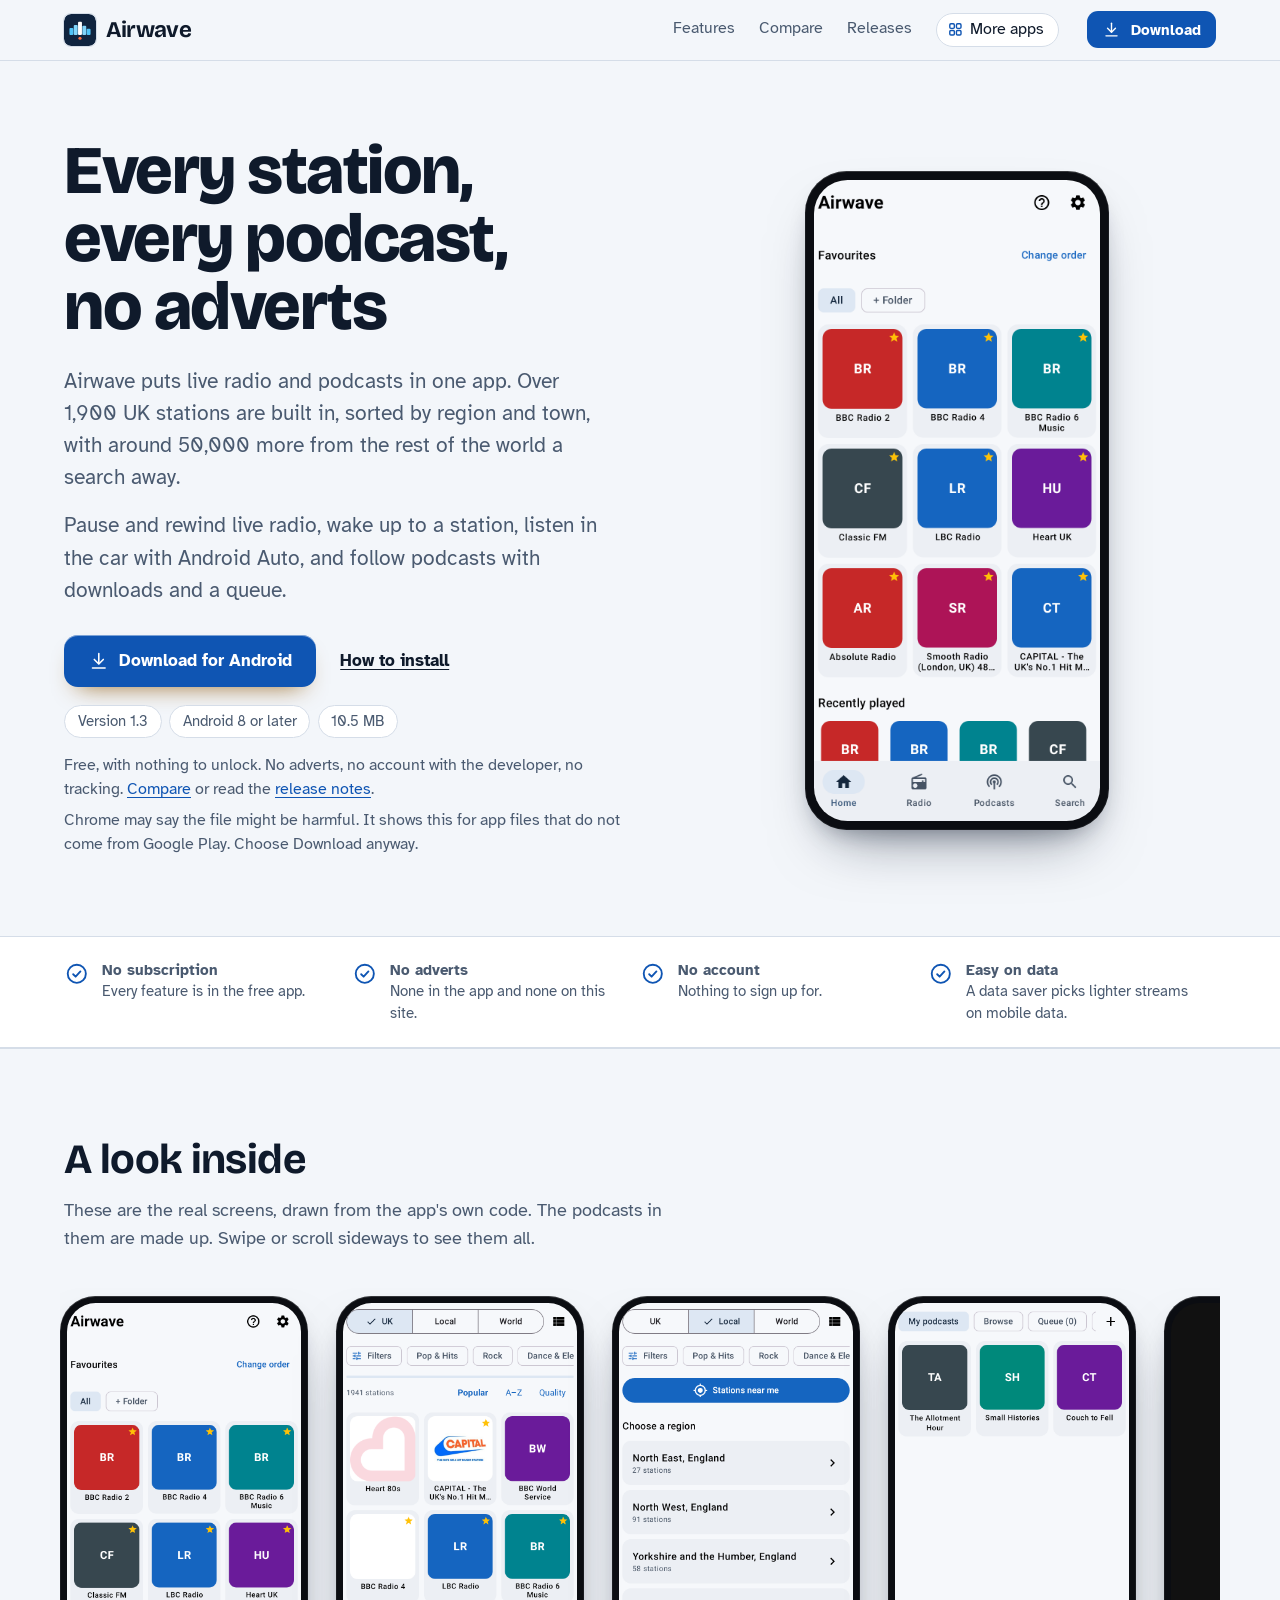
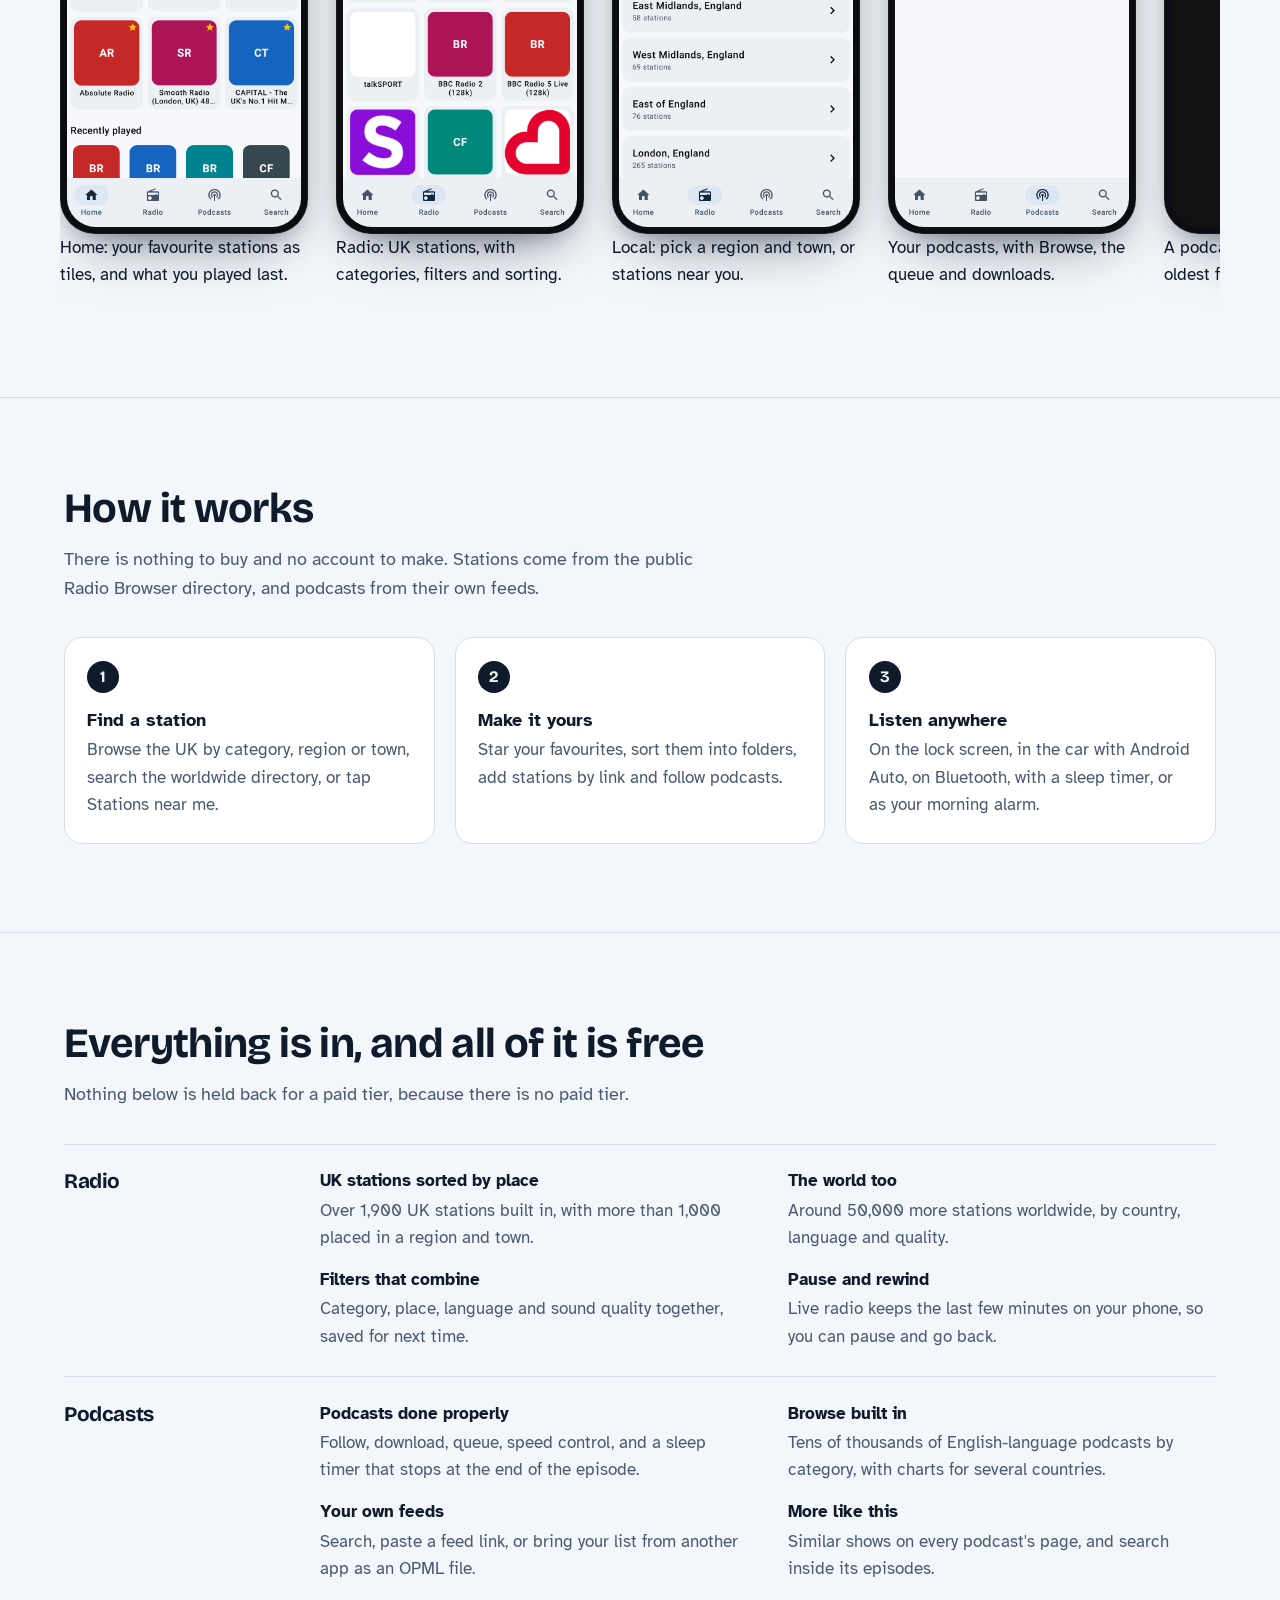
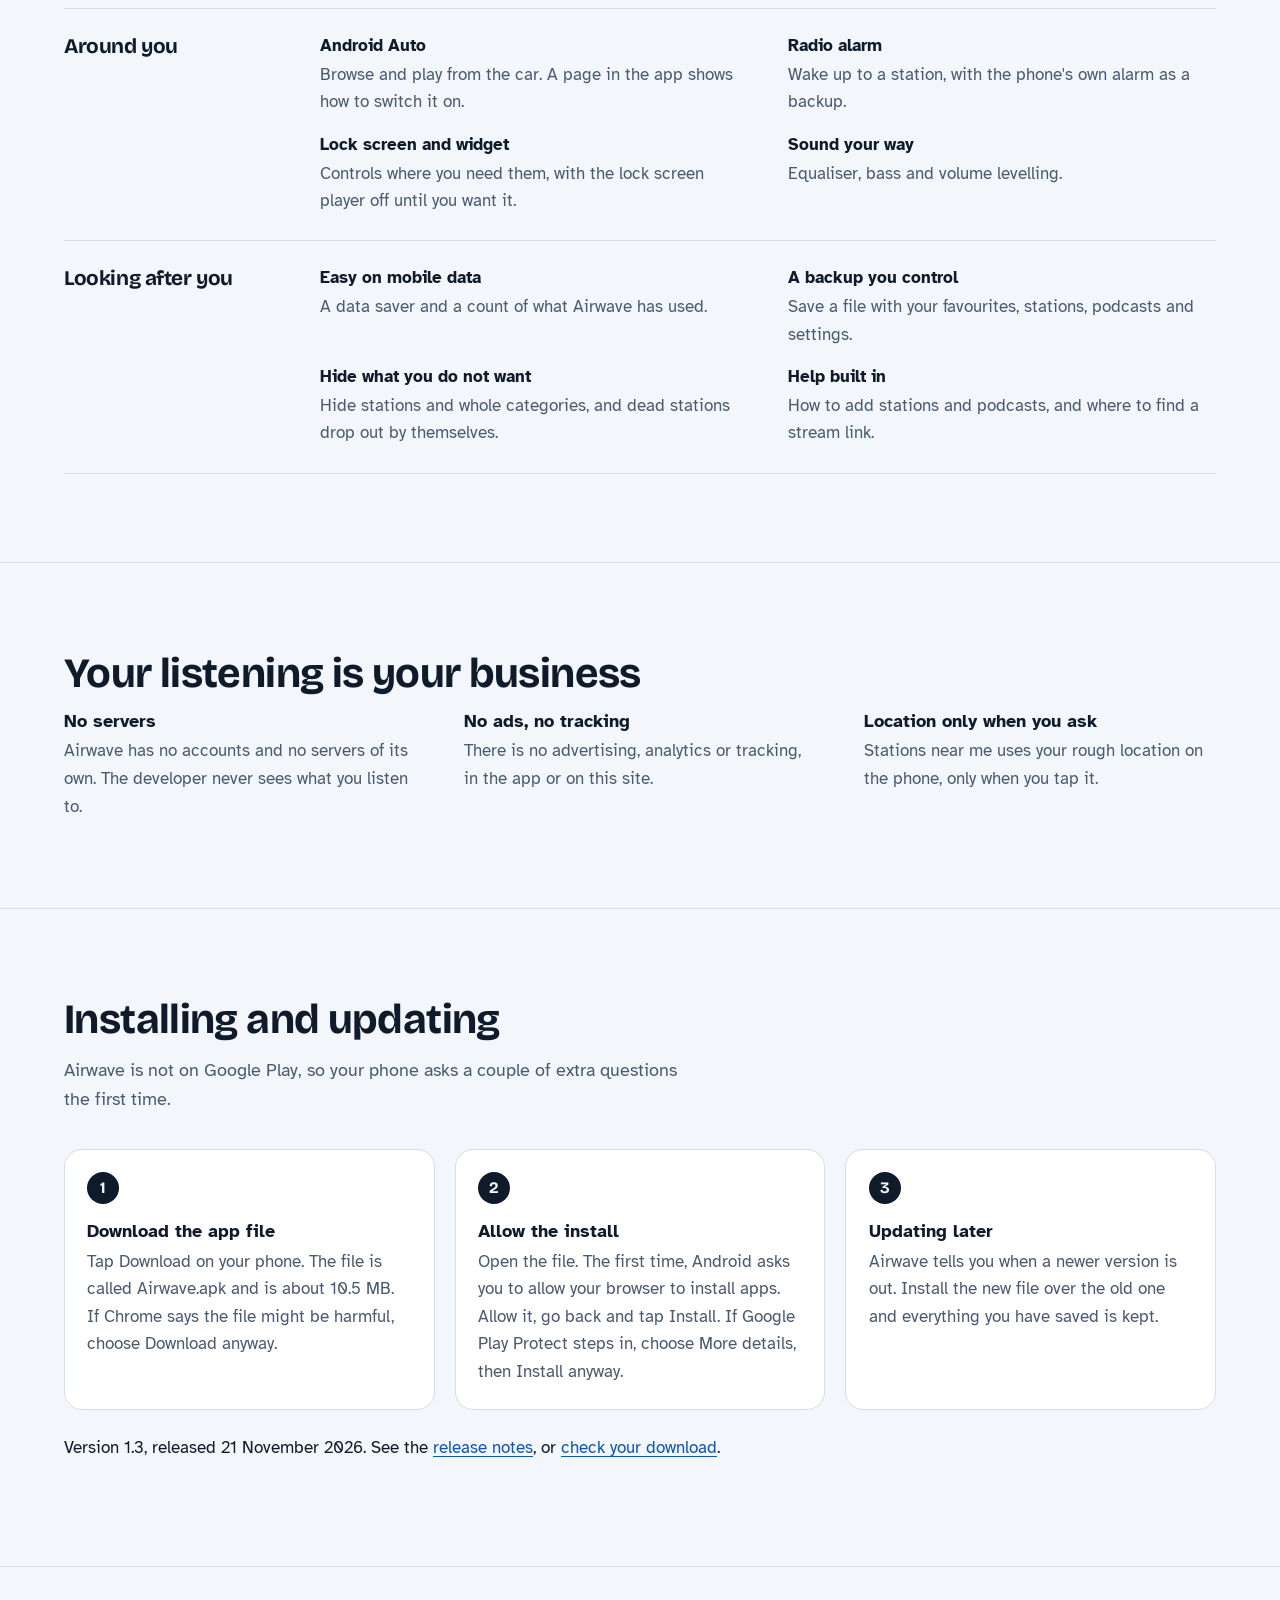
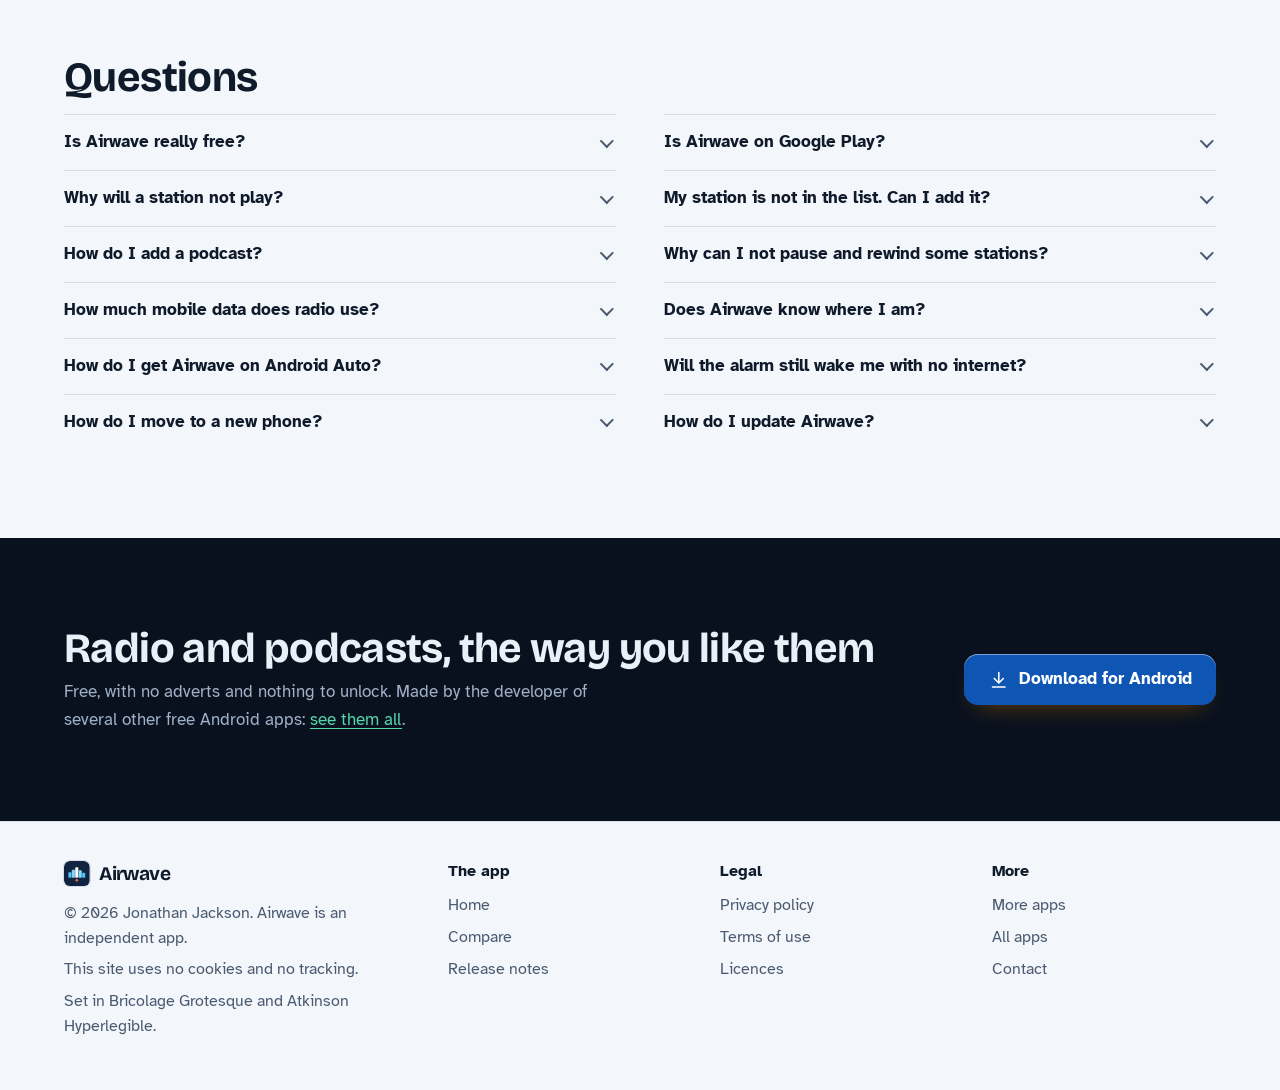
<file: index.html>
<!DOCTYPE html>
<html lang="en-GB">
<head>
<meta charset="utf-8">
<meta name="viewport" content="width=device-width, initial-scale=1">
<title>Airwave: free live radio and podcasts for Android, with no adverts</title>
<meta name="description" content="Airwave is a free Android app for live radio and podcasts: UK stations sorted by place, 50,000 more worldwide, pause and rewind, a radio alarm, Android Auto and podcasts done properly. No adverts, no account.">
<meta name="author" content="Jonathan Jackson">
<link rel="canonical" href="https://customgpter.github.io/airwave/">
<meta name="theme-color" content="#f3f6fa" media="(prefers-color-scheme: light)">
<meta name="theme-color" content="#0a0f16" media="(prefers-color-scheme: dark)">
<meta property="og:type" content="website">
<meta property="og:site_name" content="Airwave">
<meta property="og:title" content="Airwave: free live radio and podcasts for Android, with no adverts">
<meta property="og:description" content="Airwave is a free Android app for live radio and podcasts: UK stations sorted by place, 50,000 more worldwide, pause and rewind, a radio alarm, Android Auto and podcasts done properly. No adverts, no account.">
<meta property="og:url" content="https://customgpter.github.io/airwave/">
<meta property="og:image" content="https://customgpter.github.io/airwave/assets/og.png">
<meta property="og:image:width" content="1200">
<meta property="og:image:height" content="630">
<meta property="og:image:alt" content="Airwave&#x27;s Home tab with favourite UK radio stations as tiles">
<meta property="og:locale" content="en_GB">
<meta name="twitter:card" content="summary_large_image">
<link rel="icon" href="./assets/favicon.svg" type="image/svg+xml">
<link rel="apple-touch-icon" href="./assets/apple-touch-icon.png">
<link rel="preload" href="./assets/fonts/bricolage-grotesque-latin.woff2" as="font" type="font/woff2" crossorigin>
<link rel="preload" href="./assets/fonts/atkinson-hyperlegible-latin-400-normal.woff2" as="font" type="font/woff2" crossorigin>
<link rel="stylesheet" href="./assets/site.css?v=1">
<link rel="stylesheet" href="./assets/house.css?v=1">
<link rel="stylesheet" href="./assets/apps-list.css?v=1">
<script src="./assets/apps-list.js?v=1" defer></script>
<script type="application/ld+json">{"@context":"https://schema.org","@type":"SoftwareApplication","name":"Airwave","url":"https://customgpter.github.io/airwave/","description":"Airwave is a free Android app for live radio and podcasts: UK stations sorted by place, 50,000 more worldwide, pause and rewind, a radio alarm, Android Auto and podcasts done properly. No adverts, no account.","applicationCategory":"MultimediaApplication","operatingSystem":"Android 8 or later","softwareVersion":"1.3","downloadUrl":"https://github.com/CustomGPTer/airwave/releases/latest/download/Airwave.apk","releaseNotes":"https://customgpter.github.io/airwave/releases.html","offers":{"@type":"Offer","price":"0","priceCurrency":"GBP"},"inLanguage":"en-GB","image":"https://customgpter.github.io/airwave/assets/og.png","featureList":["UK stations sorted by place","The world too","Filters that combine","Pause and rewind","Podcasts done properly","Browse built in","Your own feeds","More like this","Android Auto","Radio alarm","Lock screen and widget","Sound your way"],"author":{"@type":"Person","name":"Jonathan Jackson"}}</script>
<script type="application/ld+json">{"@context":"https://schema.org","@type":"FAQPage","mainEntity":[{"@type":"Question","name":"Is Airwave really free?","acceptedAnswer":{"@type":"Answer","text":"Yes. There is no paid version, no subscription and no adverts in the app, and nothing in it is locked away. Stations may still play their own adverts, as they do on any radio."}},{"@type":"Question","name":"Is Airwave on Google Play?","acceptedAnswer":{"@type":"Answer","text":"No. Airwave is a personal project and is downloaded from this site as an Android app file. It needs Android 8 or later."}},{"@type":"Question","name":"Why will a station not play?","acceptedAnswer":{"@type":"Answer","text":"A few stations only allow listening in their own app or their own country, and some change their stream address without telling anyone. Check your internet first, then try again in a minute. If a station fails twice, Airwave takes it out of your lists, and you can bring it back under Settings, Hidden stations and categories. If you know the station's new stream link, add it under Settings, My stations."}},{"@type":"Question","name":"My station is not in the list. Can I add it?","acceptedAnswer":{"@type":"Answer","text":"Yes. First try Search, which looks through the whole worldwide directory and not only the built-in list. If it is not there, go to Settings, My stations, Add a station, paste the station's stream link, tap Check and play, then Save. You can also share a link to Airwave from your browser. The Help page in the app explains where to find a stream link."}},{"@type":"Question","name":"How do I add a podcast?","acceptedAnswer":{"@type":"Answer","text":"On the Podcasts tab tap +. Type the podcast's name to search, paste its feed link, or import a list of subscriptions exported from another podcast app as an OPML file."}},{"@type":"Question","name":"Why can I not pause and rewind some stations?","acceptedAnswer":{"@type":"Answer","text":"Pause and rewind works by keeping the last few minutes of the station on your phone. Some stations, including some BBC streams, send their sound in a format called HLS that cannot be kept this way. They still play, and the player tells you when rewind is not possible."}},{"@type":"Question","name":"How much mobile data does radio use?","acceptedAnswer":{"@type":"Answer","text":"Roughly 30 MB an hour at 64k, 60 MB an hour at 128k and 140 MB an hour at 320k. Data saver in Settings picks a lower-quality version of a station on mobile data where one exists, and Settings shows how much data Airwave has used."}},{"@type":"Question","name":"Does Airwave know where I am?","acceptedAnswer":{"@type":"Answer","text":"Only if you tap Stations near me, and Android asks your permission first. Your rough location is used on the phone to sort stations by distance. It is not stored and is not sent anywhere. You can pick a region by hand instead."}},{"@type":"Question","name":"How do I get Airwave on Android Auto?","acceptedAnswer":{"@type":"Answer","text":"Android Auto hides apps that were not installed from Google Play until you allow them. On the phone open Android Auto's settings, scroll to the bottom, tap Version ten times to switch on developer settings, then open the menu, choose Developer settings and tick Unknown sources."}},{"@type":"Question","name":"Will the alarm still wake me with no internet?","acceptedAnswer":{"@type":"Answer","text":"Yes. If the station cannot be reached when the alarm is due, the phone's own alarm sound plays instead after about 30 seconds. For the alarm to be reliable, do not force stop Airwave, and set its battery use to Unrestricted in the phone's settings."}},{"@type":"Question","name":"How do I move to a new phone?","acceptedAnswer":{"@type":"Answer","text":"In Settings choose Save a backup file. It holds your favourites, folders, own stations, podcasts, saved filters, alarm and settings. Copy the file to the new phone, install Airwave and choose Restore from a file. Downloaded episodes are not in the backup."}},{"@type":"Question","name":"How do I update Airwave?","acceptedAnswer":{"@type":"Answer","text":"Airwave looks at its download page about twice a day and shows a notice on the Home tab and in Settings when a newer version is there. Download it and install it over the one you have. Your favourites, stations and podcasts are kept."}}]}</script>
</head>
<body>
<a class="skip" href="#main">Skip to content</a>
<header class="masthead">
<div class="wrap">
<a class="brand" href="./" aria-label="Airwave home"><svg viewBox="0 0 108 108" aria-hidden="true"><rect width="108" height="108" rx="24" fill="#10243f"/><g transform="translate(54 54) scale(1.32) translate(-56 -55)"><rect x="29" y="50" width="10" height="18" rx="2.5" fill="#4fc3f7"/><rect x="40" y="42" width="10" height="26" rx="2.5" fill="#81d4fa"/><rect x="51" y="34" width="10" height="34" rx="2.5" fill="#fff"/><rect x="62" y="44" width="10" height="24" rx="2.5" fill="#81d4fa"/><rect x="73" y="52" width="10" height="16" rx="2.5" fill="#4fc3f7"/><circle cx="56" cy="76" r="4" fill="#ff7043"/></g></svg><span>Airwave</span></a>
<nav aria-label="Main"><ul><li><a href="./#features">Features</a></li><li><a href="./compare.html">Compare</a></li><li><a href="./releases.html">Releases</a></li><li><a class="more-apps" href="./more-apps.html"><svg class="ico" viewBox="0 0 24 24" aria-hidden="true"><rect x="4" y="4" width="6.5" height="6.5" rx="1.6"/><rect x="13.5" y="4" width="6.5" height="6.5" rx="1.6"/><rect x="4" y="13.5" width="6.5" height="6.5" rx="1.6"/><rect x="13.5" y="13.5" width="6.5" height="6.5" rx="1.6"/></svg>More apps</a></li></ul></nav>
<a class="button small" href="https://github.com/CustomGPTer/airwave/releases/latest/download/Airwave.apk"><svg class="ico" viewBox="0 0 24 24" aria-hidden="true"><path d="M12 4v11"/><path d="M7 10.5l5 5 5-5"/><path d="M5 20h14"/></svg>Download</a>
</div>
</header>
<main id="main">
<div class="hero">
<div class="wrap hero-grid">
<div class="hero-copy">
<h1>Every station, every podcast, no adverts</h1>
<p class="lede">Airwave puts live radio and podcasts in one app. Over 1,900 UK stations are built in, sorted by region and town, with around 50,000 more from the rest of the world a search away.</p><p class="lede">Pause and rewind live radio, wake up to a station, listen in the car with Android Auto, and follow podcasts with downloads and a queue.</p>

<p class="get" id="download"><a class="button" href="https://github.com/CustomGPTer/airwave/releases/latest/download/Airwave.apk"><svg class="ico" viewBox="0 0 24 24" aria-hidden="true"><path d="M12 4v11"/><path d="M7 10.5l5 5 5-5"/><path d="M5 20h14"/></svg>Download for Android</a><a class="aside" href="#install">How to install</a></p>
<ul class="pills"><li>Version 1.3</li><li>Android 8 or later</li><li>10.5 MB</li></ul>
<p class="facts">Free, with nothing to unlock. No adverts, no account with the developer, no tracking. <a href="compare.html">Compare</a> or read the <a href="releases.html">release notes</a>.</p>
<p class="facts">Chrome may say the file might be harmful. It shows this for app files that do not come from Google Play. Choose Download anyway.</p>
</div>
<div class="hero-phone"><div class="phone"><img src="./assets/screens/home.png" alt="Home: your favourite stations as tiles, and what you played last." width="393" height="852" fetchpriority="high"></div></div>
</div>
</div>

<section class="promises" aria-label="In short">
<div class="wrap"><ul><li><svg class="ico" viewBox="0 0 24 24" aria-hidden="true"><circle cx="12" cy="12" r="8.5"/><path d="M8.6 12.4l2.3 2.3 4.5-4.9"/></svg><span><b>No subscription</b><span>Every feature is in the free app.</span></span></li><li><svg class="ico" viewBox="0 0 24 24" aria-hidden="true"><circle cx="12" cy="12" r="8.5"/><path d="M8.6 12.4l2.3 2.3 4.5-4.9"/></svg><span><b>No adverts</b><span>None in the app and none on this site.</span></span></li><li><svg class="ico" viewBox="0 0 24 24" aria-hidden="true"><circle cx="12" cy="12" r="8.5"/><path d="M8.6 12.4l2.3 2.3 4.5-4.9"/></svg><span><b>No account</b><span>Nothing to sign up for.</span></span></li><li><svg class="ico" viewBox="0 0 24 24" aria-hidden="true"><circle cx="12" cy="12" r="8.5"/><path d="M8.6 12.4l2.3 2.3 4.5-4.9"/></svg><span><b>Easy on data</b><span>A data saver picks lighter streams on mobile data.</span></span></li></ul></div>
</section>

<section id="screens" aria-labelledby="screens-h">
<div class="wrap">
<h2 id="screens-h">A look inside</h2>
<p class="intro">These are the real screens, drawn from the app&#x27;s own code. The podcasts in them are made up. Swipe or scroll sideways to see them all.</p>
<div class="gallery" tabindex="0" role="region" aria-label="Screens from Airwave"><figure class="shot"><div class="phone"><img src="./assets/screens/home.png" alt="Home: your favourite stations as tiles, and what you played last." width="393" height="852" loading="eager" decoding="async"></div><figcaption>Home: your favourite stations as tiles, and what you played last.</figcaption></figure><figure class="shot"><div class="phone"><img src="./assets/screens/radio.png" alt="Radio: UK stations, with categories, filters and sorting." width="393" height="852" loading="eager" decoding="async"></div><figcaption>Radio: UK stations, with categories, filters and sorting.</figcaption></figure><figure class="shot"><div class="phone"><img src="./assets/screens/local.png" alt="Local: pick a region and town, or stations near you." width="393" height="852" loading="eager" decoding="async"></div><figcaption>Local: pick a region and town, or stations near you.</figcaption></figure><figure class="shot"><div class="phone"><img src="./assets/screens/podcasts.png" alt="Your podcasts, with Browse, the queue and downloads." width="393" height="852" loading="eager" decoding="async"></div><figcaption>Your podcasts, with Browse, the queue and downloads.</figcaption></figure><figure class="shot"><div class="phone"><img src="./assets/screens/episodes.png" alt="A podcast&#x27;s episodes, newest or oldest first." width="393" height="852" loading="eager" decoding="async"></div><figcaption>A podcast&#x27;s episodes, newest or oldest first.</figcaption></figure><figure class="shot"><div class="phone"><img src="./assets/screens/player.png" alt="Now playing, with rewind, sleep timer and Find song." width="393" height="852" loading="eager" decoding="async"></div><figcaption>Now playing, with rewind, sleep timer and Find song.</figcaption></figure><figure class="shot"><div class="phone"><img src="./assets/screens/settings.png" alt="Settings for stations, podcasts and playing." width="393" height="852" loading="eager" decoding="async"></div><figcaption>Settings for stations, podcasts and playing.</figcaption></figure><figure class="shot"><div class="phone"><img src="./assets/screens/alarm.png" alt="The radio alarm, with a phone-alarm backup." width="393" height="852" loading="eager" decoding="async"></div><figcaption>The radio alarm, with a phone-alarm backup.</figcaption></figure></div>
</div>
</section>

<section id="how" aria-labelledby="how-h">
<div class="wrap">
<h2 id="how-h">How it works</h2>
<p class="intro">There is nothing to buy and no account to make. Stations come from the public Radio Browser directory, and podcasts from their own feeds.</p>
<ol class="steps"><li><h3>Find a station</h3><p>Browse the UK by category, region or town, search the worldwide directory, or tap Stations near me.</p></li><li><h3>Make it yours</h3><p>Star your favourites, sort them into folders, add stations by link and follow podcasts.</p></li><li><h3>Listen anywhere</h3><p>On the lock screen, in the car with Android Auto, on Bluetooth, with a sleep timer, or as your morning alarm.</p></li></ol>
</div>
</section>

<section id="features" aria-labelledby="features-h">
<div class="wrap">
<h2 id="features-h">Everything is in, and all of it is free</h2>
<p class="intro">Nothing below is held back for a paid tier, because there is no paid tier.</p>
<div class="groups"><div class="group"><h3>Radio</h3><dl><div><dt>UK stations sorted by place</dt><dd>Over 1,900 UK stations built in, with more than 1,000 placed in a region and town.</dd></div><div><dt>The world too</dt><dd>Around 50,000 more stations worldwide, by country, language and quality.</dd></div><div><dt>Filters that combine</dt><dd>Category, place, language and sound quality together, saved for next time.</dd></div><div><dt>Pause and rewind</dt><dd>Live radio keeps the last few minutes on your phone, so you can pause and go back.</dd></div></dl></div><div class="group"><h3>Podcasts</h3><dl><div><dt>Podcasts done properly</dt><dd>Follow, download, queue, speed control, and a sleep timer that stops at the end of the episode.</dd></div><div><dt>Browse built in</dt><dd>Tens of thousands of English-language podcasts by category, with charts for several countries.</dd></div><div><dt>Your own feeds</dt><dd>Search, paste a feed link, or bring your list from another app as an OPML file.</dd></div><div><dt>More like this</dt><dd>Similar shows on every podcast's page, and search inside its episodes.</dd></div></dl></div><div class="group"><h3>Around you</h3><dl><div><dt>Android Auto</dt><dd>Browse and play from the car. A page in the app shows how to switch it on.</dd></div><div><dt>Radio alarm</dt><dd>Wake up to a station, with the phone's own alarm as a backup.</dd></div><div><dt>Lock screen and widget</dt><dd>Controls where you need them, with the lock screen player off until you want it.</dd></div><div><dt>Sound your way</dt><dd>Equaliser, bass and volume levelling.</dd></div></dl></div><div class="group"><h3>Looking after you</h3><dl><div><dt>Easy on mobile data</dt><dd>A data saver and a count of what Airwave has used.</dd></div><div><dt>A backup you control</dt><dd>Save a file with your favourites, stations, podcasts and settings.</dd></div><div><dt>Hide what you do not want</dt><dd>Hide stations and whole categories, and dead stations drop out by themselves.</dd></div><div><dt>Help built in</dt><dd>How to add stations and podcasts, and where to find a stream link.</dd></div></dl></div></div>
</div>
</section>

<section id="privacy" aria-labelledby="privacy-h">
<div class="wrap">
<h2 id="privacy-h">Your listening is your business</h2>
<ul class="plain"><li><h3>No servers</h3><p>Airwave has no accounts and no servers of its own. The developer never sees what you listen to.</p></li><li><h3>No ads, no tracking</h3><p>There is no advertising, analytics or tracking, in the app or on this site.</p></li><li><h3>Location only when you ask</h3><p>Stations near me uses your rough location on the phone, only when you tap it.</p></li></ul>
</div>
</section>

<section id="install" aria-labelledby="install-h">
<div class="wrap">
<h2 id="install-h">Installing and updating</h2>
<p class="intro">Airwave is not on Google Play, so your phone asks a couple of extra questions the first time.</p>
<ol class="steps"><li><h3>Download the app file</h3><p>Tap Download on your phone. The file is called Airwave.apk and is about 10.5 MB. If Chrome says the file might be harmful, choose Download anyway.</p></li><li><h3>Allow the install</h3><p>Open the file. The first time, Android asks you to allow your browser to install apps. Allow it, go back and tap Install. If Google Play Protect steps in, choose More details, then Install anyway.</p></li><li><h3>Updating later</h3><p>Airwave tells you when a newer version is out. Install the new file over the old one and everything you have saved is kept.</p></li></ol>
<p class="after-table">Version 1.3, released 21 November 2026. See the <a href="releases.html">release notes</a>, or <a href="releases.html#checking">check your download</a>.</p>
</div>
</section>

<section id="questions" aria-labelledby="questions-h">
<div class="wrap">
<h2 id="questions-h">Questions</h2>
<div class="faq"><details><summary>Is Airwave really free?</summary><p>Yes. There is no paid version, no subscription and no adverts in the app, and nothing in it is locked away. Stations may still play their own adverts, as they do on any radio.</p></details><details><summary>Is Airwave on Google Play?</summary><p>No. Airwave is a personal project and is downloaded from this site as an Android app file. It needs Android 8 or later.</p></details><details><summary>Why will a station not play?</summary><p>A few stations only allow listening in their own app or their own country, and some change their stream address without telling anyone. Check your internet first, then try again in a minute. If a station fails twice, Airwave takes it out of your lists, and you can bring it back under Settings, Hidden stations and categories. If you know the station's new stream link, add it under Settings, My stations.</p></details><details><summary>My station is not in the list. Can I add it?</summary><p>Yes. First try Search, which looks through the whole worldwide directory and not only the built-in list. If it is not there, go to Settings, My stations, Add a station, paste the station's stream link, tap Check and play, then Save. You can also share a link to Airwave from your browser. The Help page in the app explains where to find a stream link.</p></details><details><summary>How do I add a podcast?</summary><p>On the Podcasts tab tap +. Type the podcast's name to search, paste its feed link, or import a list of subscriptions exported from another podcast app as an OPML file.</p></details><details><summary>Why can I not pause and rewind some stations?</summary><p>Pause and rewind works by keeping the last few minutes of the station on your phone. Some stations, including some BBC streams, send their sound in a format called HLS that cannot be kept this way. They still play, and the player tells you when rewind is not possible.</p></details><details><summary>How much mobile data does radio use?</summary><p>Roughly 30 MB an hour at 64k, 60 MB an hour at 128k and 140 MB an hour at 320k. Data saver in Settings picks a lower-quality version of a station on mobile data where one exists, and Settings shows how much data Airwave has used.</p></details><details><summary>Does Airwave know where I am?</summary><p>Only if you tap Stations near me, and Android asks your permission first. Your rough location is used on the phone to sort stations by distance. It is not stored and is not sent anywhere. You can pick a region by hand instead.</p></details><details><summary>How do I get Airwave on Android Auto?</summary><p>Android Auto hides apps that were not installed from Google Play until you allow them. On the phone open Android Auto's settings, scroll to the bottom, tap Version ten times to switch on developer settings, then open the menu, choose Developer settings and tick Unknown sources.</p></details><details><summary>Will the alarm still wake me with no internet?</summary><p>Yes. If the station cannot be reached when the alarm is due, the phone's own alarm sound plays instead after about 30 seconds. For the alarm to be reliable, do not force stop Airwave, and set its battery use to Unrestricted in the phone's settings.</p></details><details><summary>How do I move to a new phone?</summary><p>In Settings choose Save a backup file. It holds your favourites, folders, own stations, podcasts, saved filters, alarm and settings. Copy the file to the new phone, install Airwave and choose Restore from a file. Downloaded episodes are not in the backup.</p></details><details><summary>How do I update Airwave?</summary><p>Airwave looks at its download page about twice a day and shows a notice on the Home tab and in Settings when a newer version is there. Download it and install it over the one you have. Your favourites, stations and podcasts are kept.</p></details></div>
</div>
</section>

<section class="closing" aria-labelledby="closing-h">
<div class="wrap">
<div><h2 id="closing-h">Radio and podcasts, the way you like them</h2><p>Free, with no adverts and nothing to unlock. Made by the developer of several other free Android apps: <a href="more-apps.html">see them all</a>.</p></div>
<a class="button" href="https://github.com/CustomGPTer/airwave/releases/latest/download/Airwave.apk"><svg class="ico" viewBox="0 0 24 24" aria-hidden="true"><path d="M12 4v11"/><path d="M7 10.5l5 5 5-5"/><path d="M5 20h14"/></svg>Download for Android</a>
</div>
</section>
</main>
<footer class="colophon">
<div class="wrap">
<div>
<a class="brand" href="./" aria-label="Airwave home"><svg viewBox="0 0 108 108" aria-hidden="true"><rect width="108" height="108" rx="24" fill="#10243f"/><g transform="translate(54 54) scale(1.32) translate(-56 -55)"><rect x="29" y="50" width="10" height="18" rx="2.5" fill="#4fc3f7"/><rect x="40" y="42" width="10" height="26" rx="2.5" fill="#81d4fa"/><rect x="51" y="34" width="10" height="34" rx="2.5" fill="#fff"/><rect x="62" y="44" width="10" height="24" rx="2.5" fill="#81d4fa"/><rect x="73" y="52" width="10" height="16" rx="2.5" fill="#4fc3f7"/><circle cx="56" cy="76" r="4" fill="#ff7043"/></g></svg><span>Airwave</span></a>
<p>&copy; 2026 Jonathan Jackson. Airwave is an independent app.</p>
<p>This site uses no cookies and no tracking.</p>
<p>Set in Bricolage Grotesque and Atkinson Hyperlegible.</p>
</div>
<nav aria-label="The app"><h2>The app</h2><ul>
<li><a href="./">Home</a></li>
<li><a href="./compare.html">Compare</a></li>
<li><a href="./releases.html">Release notes</a></li>
</ul></nav>
<nav aria-label="Legal"><h2>Legal</h2><ul>
<li><a href="./privacy.html">Privacy policy</a></li>
<li><a href="./terms.html">Terms of use</a></li>
<li><a href="./licences.html">Licences</a></li>
</ul></nav>
<nav aria-label="More"><h2>More</h2><ul>
<li><a href="./more-apps.html">More apps</a></li>
<li><a href="https://customgpter.github.io/">All apps</a></li>
<li><a href="https://github.com/CustomGPTer/airwave/issues">Contact</a></li>
</ul></nav>
</div>
</footer>
</body>
</html>
</file>
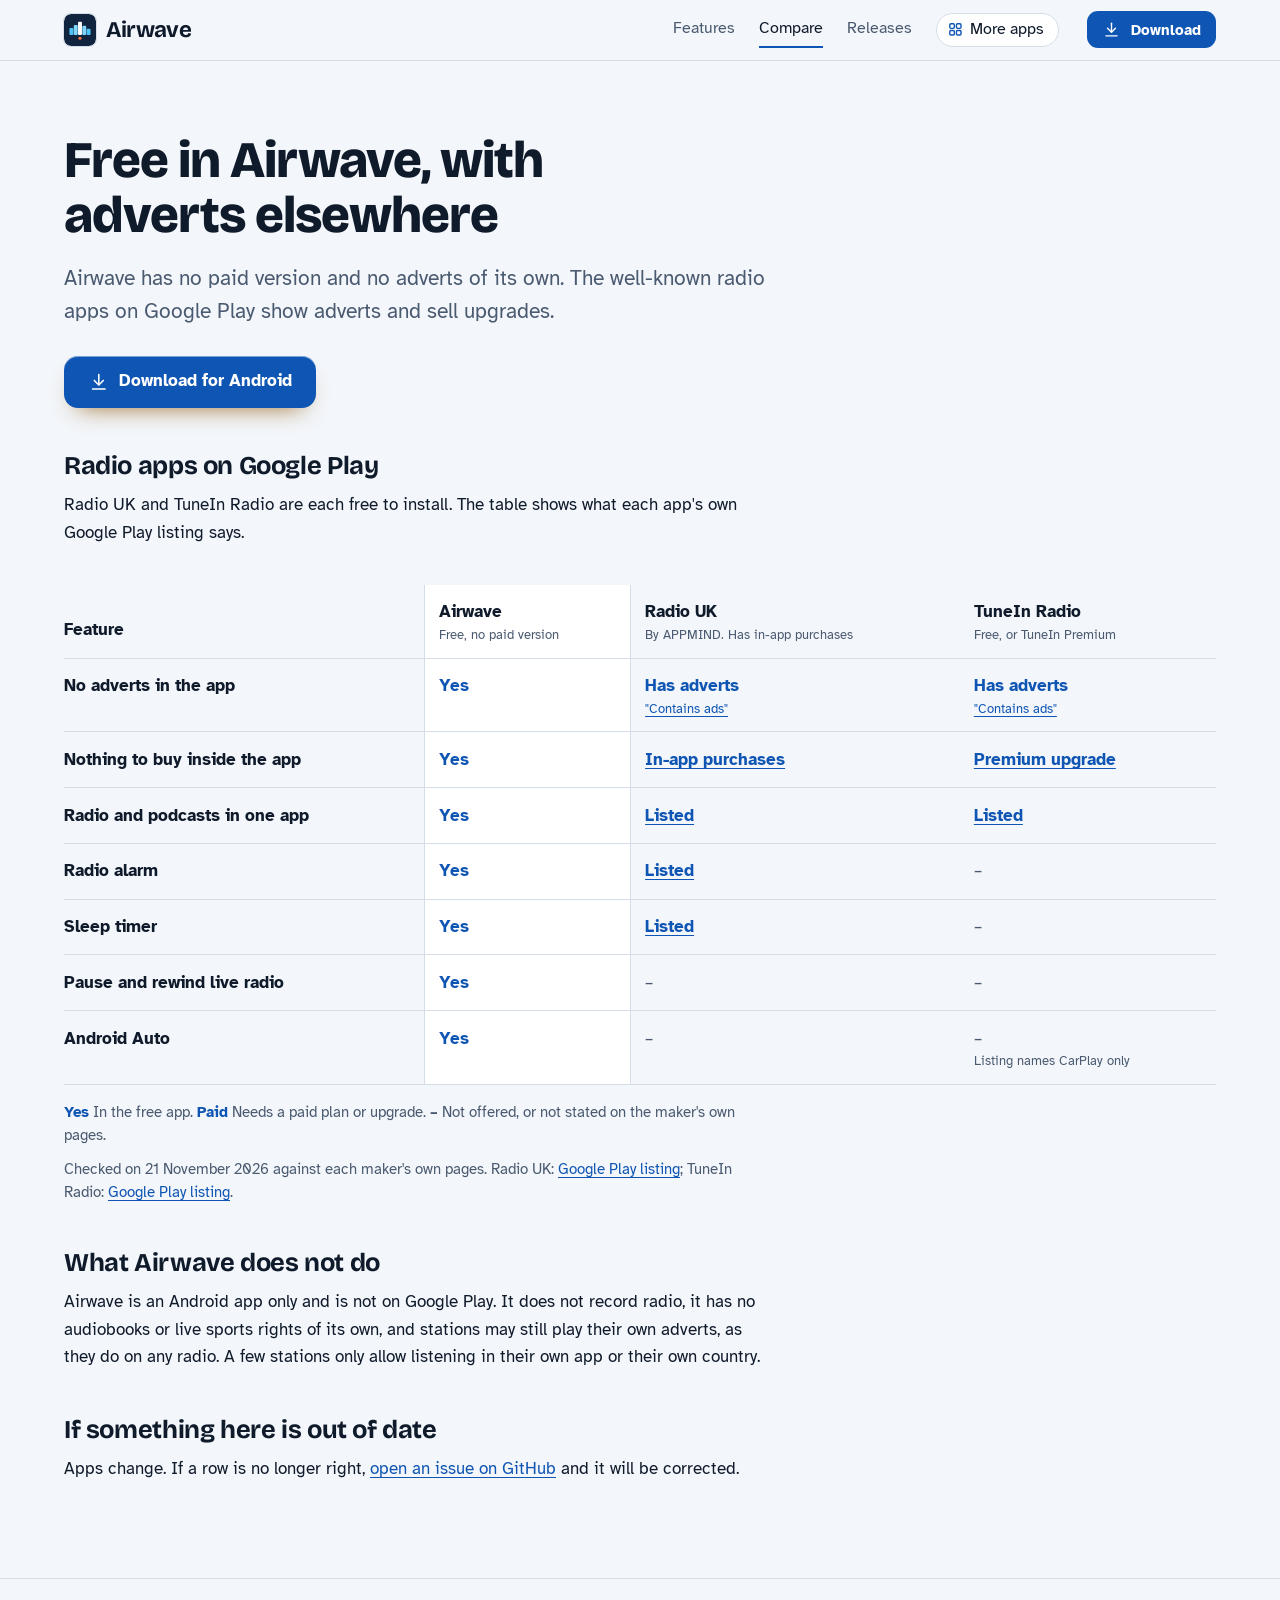
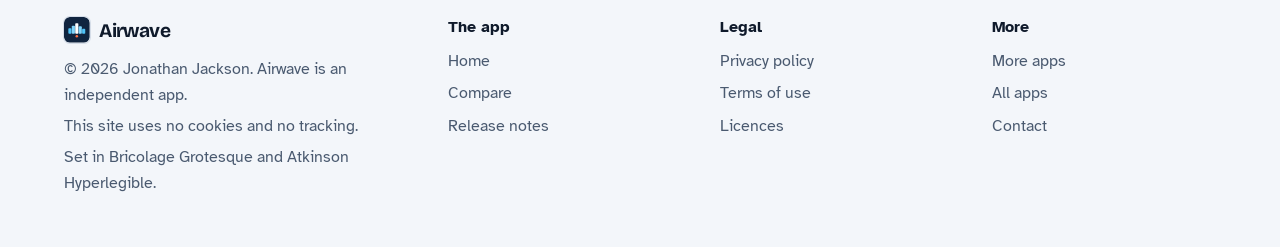
<file: compare.html>
<!DOCTYPE html>
<html lang="en-GB">
<head>
<meta charset="utf-8">
<meta name="viewport" content="width=device-width, initial-scale=1">
<title>Airwave compared with Radio UK and TuneIn</title>
<meta name="description" content="How Airwave compares with Radio UK and TuneIn Radio, row by row, with each claim linked to the app&#x27;s own Google Play listing.">
<meta name="author" content="Jonathan Jackson">
<link rel="canonical" href="https://customgpter.github.io/airwave/compare.html">
<meta name="theme-color" content="#f3f6fa" media="(prefers-color-scheme: light)">
<meta name="theme-color" content="#0a0f16" media="(prefers-color-scheme: dark)">
<meta property="og:type" content="website">
<meta property="og:site_name" content="Airwave">
<meta property="og:title" content="Airwave compared with Radio UK and TuneIn">
<meta property="og:description" content="How Airwave compares with Radio UK and TuneIn Radio, row by row, with each claim linked to the app&#x27;s own Google Play listing.">
<meta property="og:url" content="https://customgpter.github.io/airwave/compare.html">
<meta property="og:image" content="https://customgpter.github.io/airwave/assets/og.png">
<meta property="og:image:width" content="1200">
<meta property="og:image:height" content="630">
<meta property="og:image:alt" content="Airwave&#x27;s Home tab with favourite UK radio stations as tiles">
<meta property="og:locale" content="en_GB">
<meta name="twitter:card" content="summary_large_image">
<link rel="icon" href="./assets/favicon.svg" type="image/svg+xml">
<link rel="apple-touch-icon" href="./assets/apple-touch-icon.png">
<link rel="preload" href="./assets/fonts/bricolage-grotesque-latin.woff2" as="font" type="font/woff2" crossorigin>
<link rel="preload" href="./assets/fonts/atkinson-hyperlegible-latin-400-normal.woff2" as="font" type="font/woff2" crossorigin>
<link rel="stylesheet" href="./assets/site.css?v=1">
<link rel="stylesheet" href="./assets/house.css?v=1">
<link rel="stylesheet" href="./assets/apps-list.css?v=1">
<script src="./assets/apps-list.js?v=1" defer></script>
</head>
<body>
<a class="skip" href="#main">Skip to content</a>
<header class="masthead">
<div class="wrap">
<a class="brand" href="./" aria-label="Airwave home"><svg viewBox="0 0 108 108" aria-hidden="true"><rect width="108" height="108" rx="24" fill="#10243f"/><g transform="translate(54 54) scale(1.32) translate(-56 -55)"><rect x="29" y="50" width="10" height="18" rx="2.5" fill="#4fc3f7"/><rect x="40" y="42" width="10" height="26" rx="2.5" fill="#81d4fa"/><rect x="51" y="34" width="10" height="34" rx="2.5" fill="#fff"/><rect x="62" y="44" width="10" height="24" rx="2.5" fill="#81d4fa"/><rect x="73" y="52" width="10" height="16" rx="2.5" fill="#4fc3f7"/><circle cx="56" cy="76" r="4" fill="#ff7043"/></g></svg><span>Airwave</span></a>
<nav aria-label="Main"><ul><li><a href="./#features">Features</a></li><li><a href="./compare.html" aria-current="page">Compare</a></li><li><a href="./releases.html">Releases</a></li><li><a class="more-apps" href="./more-apps.html"><svg class="ico" viewBox="0 0 24 24" aria-hidden="true"><rect x="4" y="4" width="6.5" height="6.5" rx="1.6"/><rect x="13.5" y="4" width="6.5" height="6.5" rx="1.6"/><rect x="4" y="13.5" width="6.5" height="6.5" rx="1.6"/><rect x="13.5" y="13.5" width="6.5" height="6.5" rx="1.6"/></svg>More apps</a></li></ul></nav>
<a class="button small" href="https://github.com/CustomGPTer/airwave/releases/latest/download/Airwave.apk"><svg class="ico" viewBox="0 0 24 24" aria-hidden="true"><path d="M12 4v11"/><path d="M7 10.5l5 5 5-5"/><path d="M5 20h14"/></svg>Download</a>
</div>
</header>
<main id="main" class="doc">
<div class="wrap">
<div class="measure">
<h1>Free in Airwave, with adverts elsewhere</h1>
<p class="lede">Airwave has no paid version and no adverts of its own. The well-known radio apps on Google Play show adverts and sell upgrades.</p>
<p class="get"><a class="button" href="https://github.com/CustomGPTer/airwave/releases/latest/download/Airwave.apk"><svg class="ico" viewBox="0 0 24 24" aria-hidden="true"><path d="M12 4v11"/><path d="M7 10.5l5 5 5-5"/><path d="M5 20h14"/></svg>Download for Android</a></p>
<h2 id="table">Radio apps on Google Play</h2>
<p>Radio UK and TuneIn Radio are each free to install. The table shows what each app's own Google Play listing says.</p>
</div>
<div class="scroll">
<table class="cmp">
<thead><tr><th scope="col">Feature</th><th scope="col" class="ours">Airwave<small>Free, no paid version</small></th><th scope="col">Radio UK<small>By APPMIND. Has in-app purchases</small></th><th scope="col">TuneIn Radio<small>Free, or TuneIn Premium</small></th></tr></thead>
<tbody>
<tr><th scope="row">No adverts in the app</th><td class="yes ours"><span class="app">Airwave</span><span class="v">Yes</span></td><td class="pay"><span class="app">Radio UK</span><span class="v">Has adverts<small><a href="https://play.google.com/store/apps/details?id=com.appmind.radios.gb&hl=en_GB">"Contains ads"</a></small></span></td><td class="pay"><span class="app">TuneIn Radio</span><span class="v">Has adverts<small><a href="https://play.google.com/store/apps/details?id=tunein.player&hl=en_IE">"Contains ads"</a></small></span></td></tr>
<tr><th scope="row">Nothing to buy inside the app</th><td class="yes ours"><span class="app">Airwave</span><span class="v">Yes</span></td><td class="pay"><span class="app">Radio UK</span><span class="v"><a href="https://play.google.com/store/apps/details?id=com.appmind.radios.gb&hl=en_GB">In-app purchases</a></span></td><td class="pay"><span class="app">TuneIn Radio</span><span class="v"><a href="https://play.google.com/store/apps/details?id=tunein.player&hl=en_IE">Premium upgrade</a></span></td></tr>
<tr><th scope="row">Radio and podcasts in one app</th><td class="yes ours"><span class="app">Airwave</span><span class="v">Yes</span></td><td class="yes"><span class="app">Radio UK</span><span class="v"><a href="https://play.google.com/store/apps/details?id=com.appmind.radios.gb&hl=en_GB">Listed</a></span></td><td class="yes"><span class="app">TuneIn Radio</span><span class="v"><a href="https://play.google.com/store/apps/details?id=tunein.player&hl=en_IE">Listed</a></span></td></tr>
<tr><th scope="row">Radio alarm</th><td class="yes ours"><span class="app">Airwave</span><span class="v">Yes</span></td><td class="yes"><span class="app">Radio UK</span><span class="v"><a href="https://play.google.com/store/apps/details?id=com.appmind.radios.gb&hl=en_GB">Listed</a></span></td><td class="na"><span class="app">TuneIn Radio</span><span class="v">&ndash;</span></td></tr>
<tr><th scope="row">Sleep timer</th><td class="yes ours"><span class="app">Airwave</span><span class="v">Yes</span></td><td class="yes"><span class="app">Radio UK</span><span class="v"><a href="https://play.google.com/store/apps/details?id=com.appmind.radios.gb&hl=en_GB">Listed</a></span></td><td class="na"><span class="app">TuneIn Radio</span><span class="v">&ndash;</span></td></tr>
<tr><th scope="row">Pause and rewind live radio</th><td class="yes ours"><span class="app">Airwave</span><span class="v">Yes</span></td><td class="na"><span class="app">Radio UK</span><span class="v">&ndash;</span></td><td class="na"><span class="app">TuneIn Radio</span><span class="v">&ndash;</span></td></tr>
<tr><th scope="row">Android Auto</th><td class="yes ours"><span class="app">Airwave</span><span class="v">Yes</span></td><td class="na"><span class="app">Radio UK</span><span class="v">&ndash;</span></td><td class="na"><span class="app">TuneIn Radio</span><span class="v">&ndash;<small>Listing names CarPlay only</small></span></td></tr>
</tbody>
</table>
</div>
<div class="measure">
<p class="key"><strong class="yes">Yes</strong> In the free app. <strong class="pay">Paid</strong> Needs a paid plan or upgrade. <strong>&ndash;</strong> Not offered, or not stated on the maker's own pages.</p>
<p class="key">Checked on 21 November 2026 against each maker's own pages. Radio UK: <a href="https://play.google.com/store/apps/details?id=com.appmind.radios.gb&hl=en_GB">Google Play listing</a>; TuneIn Radio: <a href="https://play.google.com/store/apps/details?id=tunein.player&hl=en_IE">Google Play listing</a>.</p>
<h2>What Airwave does not do</h2><p>Airwave is an Android app only and is not on Google Play. It does not record radio, it has no audiobooks or live sports rights of its own, and stations may still play their own adverts, as they do on any radio. A few stations only allow listening in their own app or their own country.</p>
<h2 id="wrong">If something here is out of date</h2>
<p>Apps change. If a row is no longer right, <a href="https://github.com/CustomGPTer/airwave/issues">open an issue on GitHub</a> and it will be corrected.</p>
</div>
</div>
</main>
<footer class="colophon">
<div class="wrap">
<div>
<a class="brand" href="./" aria-label="Airwave home"><svg viewBox="0 0 108 108" aria-hidden="true"><rect width="108" height="108" rx="24" fill="#10243f"/><g transform="translate(54 54) scale(1.32) translate(-56 -55)"><rect x="29" y="50" width="10" height="18" rx="2.5" fill="#4fc3f7"/><rect x="40" y="42" width="10" height="26" rx="2.5" fill="#81d4fa"/><rect x="51" y="34" width="10" height="34" rx="2.5" fill="#fff"/><rect x="62" y="44" width="10" height="24" rx="2.5" fill="#81d4fa"/><rect x="73" y="52" width="10" height="16" rx="2.5" fill="#4fc3f7"/><circle cx="56" cy="76" r="4" fill="#ff7043"/></g></svg><span>Airwave</span></a>
<p>&copy; 2026 Jonathan Jackson. Airwave is an independent app.</p>
<p>This site uses no cookies and no tracking.</p>
<p>Set in Bricolage Grotesque and Atkinson Hyperlegible.</p>
</div>
<nav aria-label="The app"><h2>The app</h2><ul>
<li><a href="./">Home</a></li>
<li><a href="./compare.html">Compare</a></li>
<li><a href="./releases.html">Release notes</a></li>
</ul></nav>
<nav aria-label="Legal"><h2>Legal</h2><ul>
<li><a href="./privacy.html">Privacy policy</a></li>
<li><a href="./terms.html">Terms of use</a></li>
<li><a href="./licences.html">Licences</a></li>
</ul></nav>
<nav aria-label="More"><h2>More</h2><ul>
<li><a href="./more-apps.html">More apps</a></li>
<li><a href="https://customgpter.github.io/">All apps</a></li>
<li><a href="https://github.com/CustomGPTer/airwave/issues">Contact</a></li>
</ul></nav>
</div>
</footer>
</body>
</html>
</file>
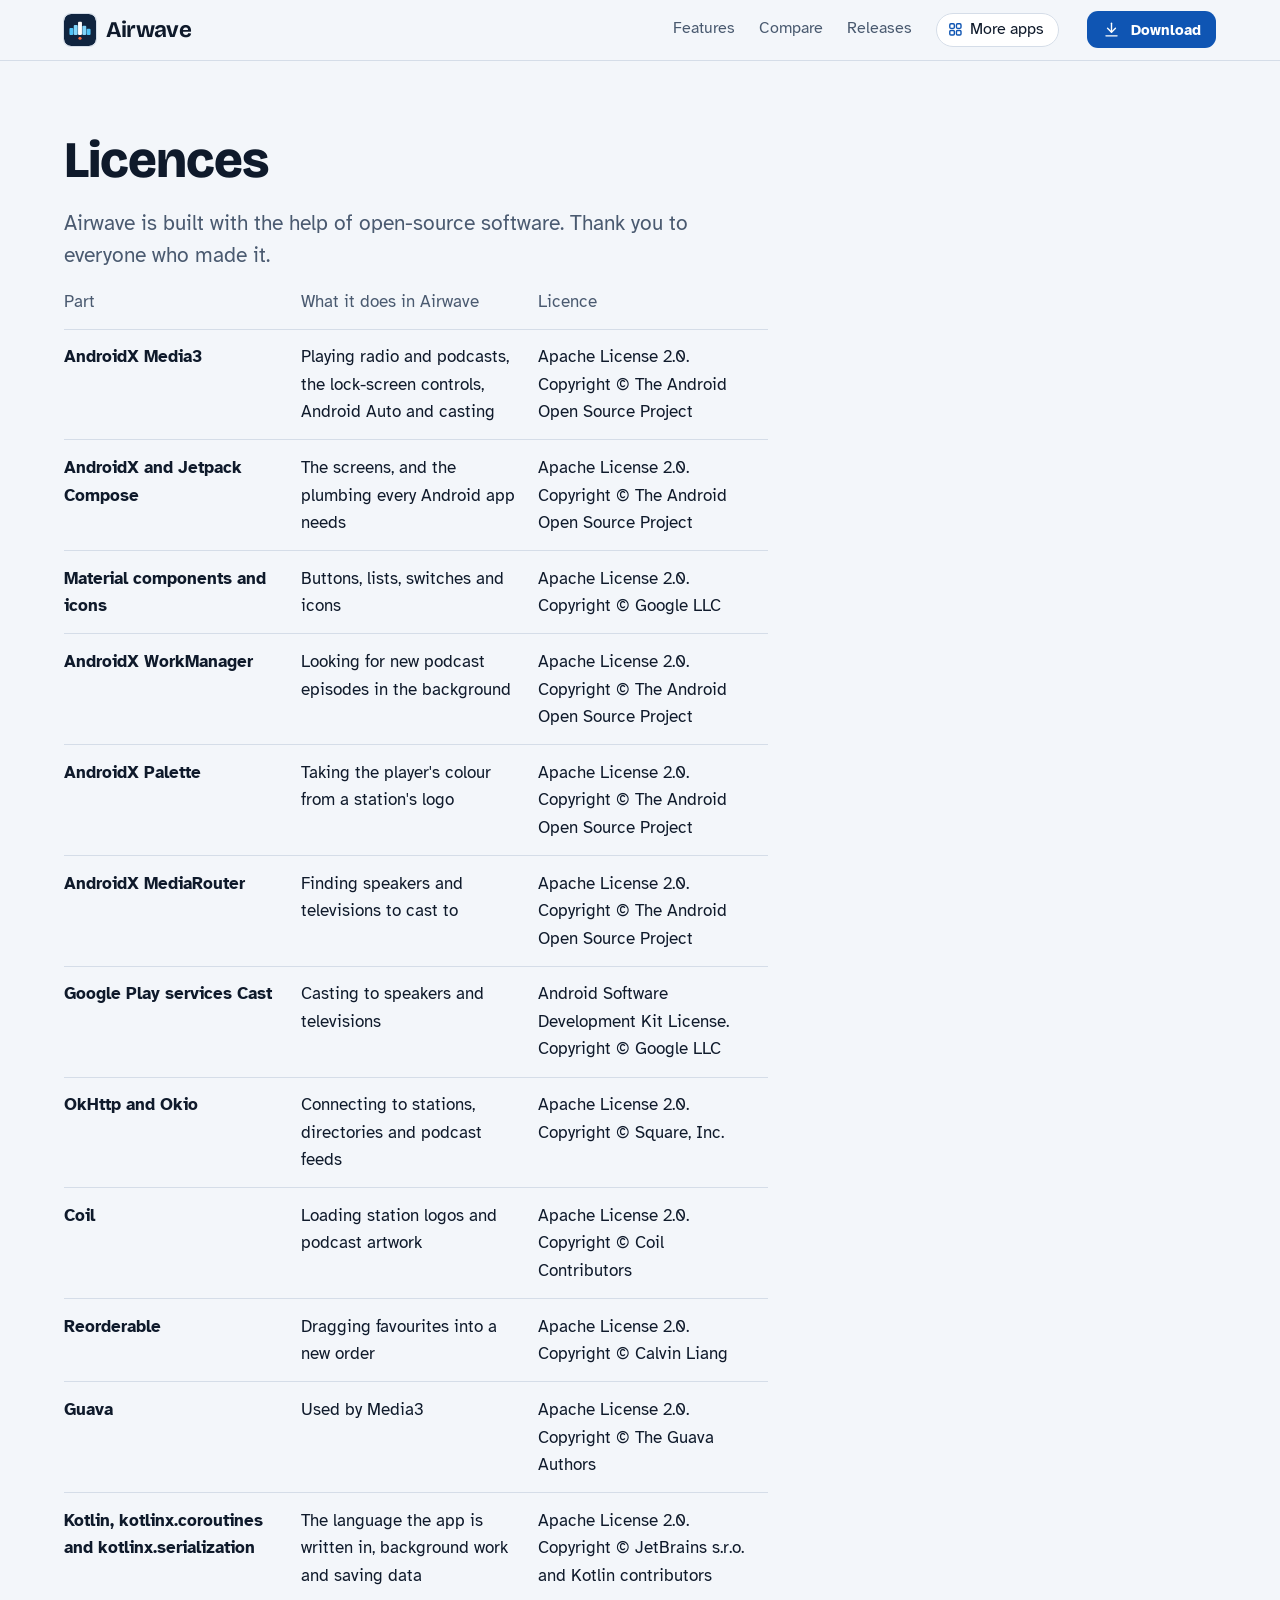
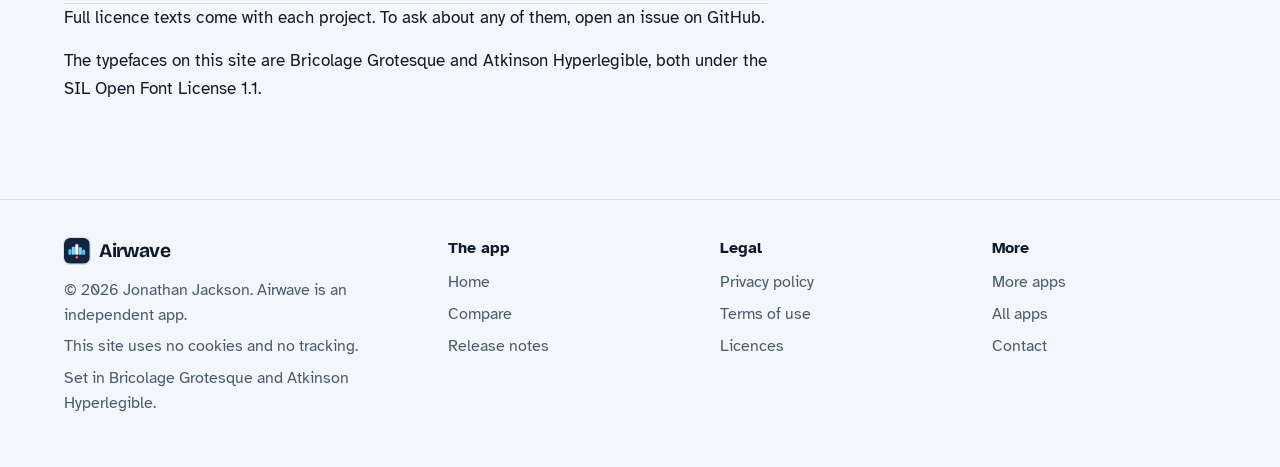
<file: licences.html>
<!DOCTYPE html>
<html lang="en-GB">
<head>
<meta charset="utf-8">
<meta name="viewport" content="width=device-width, initial-scale=1">
<title>Airwave licences</title>
<meta name="description" content="The open-source parts inside Airwave and their licences.">
<meta name="author" content="Jonathan Jackson">
<link rel="canonical" href="https://customgpter.github.io/airwave/licences.html">
<meta name="theme-color" content="#f3f6fa" media="(prefers-color-scheme: light)">
<meta name="theme-color" content="#0a0f16" media="(prefers-color-scheme: dark)">
<meta property="og:type" content="website">
<meta property="og:site_name" content="Airwave">
<meta property="og:title" content="Airwave licences">
<meta property="og:description" content="The open-source parts inside Airwave and their licences.">
<meta property="og:url" content="https://customgpter.github.io/airwave/licences.html">
<meta property="og:image" content="https://customgpter.github.io/airwave/assets/og.png">
<meta property="og:image:width" content="1200">
<meta property="og:image:height" content="630">
<meta property="og:image:alt" content="Airwave&#x27;s Home tab with favourite UK radio stations as tiles">
<meta property="og:locale" content="en_GB">
<meta name="twitter:card" content="summary_large_image">
<link rel="icon" href="./assets/favicon.svg" type="image/svg+xml">
<link rel="apple-touch-icon" href="./assets/apple-touch-icon.png">
<link rel="preload" href="./assets/fonts/bricolage-grotesque-latin.woff2" as="font" type="font/woff2" crossorigin>
<link rel="preload" href="./assets/fonts/atkinson-hyperlegible-latin-400-normal.woff2" as="font" type="font/woff2" crossorigin>
<link rel="stylesheet" href="./assets/site.css?v=1">
<link rel="stylesheet" href="./assets/house.css?v=1">
<link rel="stylesheet" href="./assets/apps-list.css?v=1">
<script src="./assets/apps-list.js?v=1" defer></script>
</head>
<body>
<a class="skip" href="#main">Skip to content</a>
<header class="masthead">
<div class="wrap">
<a class="brand" href="./" aria-label="Airwave home"><svg viewBox="0 0 108 108" aria-hidden="true"><rect width="108" height="108" rx="24" fill="#10243f"/><g transform="translate(54 54) scale(1.32) translate(-56 -55)"><rect x="29" y="50" width="10" height="18" rx="2.5" fill="#4fc3f7"/><rect x="40" y="42" width="10" height="26" rx="2.5" fill="#81d4fa"/><rect x="51" y="34" width="10" height="34" rx="2.5" fill="#fff"/><rect x="62" y="44" width="10" height="24" rx="2.5" fill="#81d4fa"/><rect x="73" y="52" width="10" height="16" rx="2.5" fill="#4fc3f7"/><circle cx="56" cy="76" r="4" fill="#ff7043"/></g></svg><span>Airwave</span></a>
<nav aria-label="Main"><ul><li><a href="./#features">Features</a></li><li><a href="./compare.html">Compare</a></li><li><a href="./releases.html">Releases</a></li><li><a class="more-apps" href="./more-apps.html"><svg class="ico" viewBox="0 0 24 24" aria-hidden="true"><rect x="4" y="4" width="6.5" height="6.5" rx="1.6"/><rect x="13.5" y="4" width="6.5" height="6.5" rx="1.6"/><rect x="4" y="13.5" width="6.5" height="6.5" rx="1.6"/><rect x="13.5" y="13.5" width="6.5" height="6.5" rx="1.6"/></svg>More apps</a></li></ul></nav>
<a class="button small" href="https://github.com/CustomGPTer/airwave/releases/latest/download/Airwave.apk"><svg class="ico" viewBox="0 0 24 24" aria-hidden="true"><path d="M12 4v11"/><path d="M7 10.5l5 5 5-5"/><path d="M5 20h14"/></svg>Download</a>
</div>
</header>
<main id="main" class="doc">
<div class="wrap">
<div class="measure">
<h1>Licences</h1>
<p class="lede">Airwave is built with the help of open-source software. Thank you to everyone who made it.</p>
<div class="scroll"><table><thead><tr><th scope="col">Part</th><th scope="col">What it does in Airwave</th><th scope="col">Licence</th></tr></thead><tbody><tr><th scope="row">AndroidX Media3</th><td>Playing radio and podcasts, the lock-screen controls, Android Auto and casting</td><td>Apache License 2.0. Copyright &copy; The Android Open Source Project</td></tr><tr><th scope="row">AndroidX and Jetpack Compose</th><td>The screens, and the plumbing every Android app needs</td><td>Apache License 2.0. Copyright &copy; The Android Open Source Project</td></tr><tr><th scope="row">Material components and icons</th><td>Buttons, lists, switches and icons</td><td>Apache License 2.0. Copyright &copy; Google LLC</td></tr><tr><th scope="row">AndroidX WorkManager</th><td>Looking for new podcast episodes in the background</td><td>Apache License 2.0. Copyright &copy; The Android Open Source Project</td></tr><tr><th scope="row">AndroidX Palette</th><td>Taking the player's colour from a station's logo</td><td>Apache License 2.0. Copyright &copy; The Android Open Source Project</td></tr><tr><th scope="row">AndroidX MediaRouter</th><td>Finding speakers and televisions to cast to</td><td>Apache License 2.0. Copyright &copy; The Android Open Source Project</td></tr><tr><th scope="row">Google Play services Cast</th><td>Casting to speakers and televisions</td><td>Android Software Development Kit License. Copyright &copy; Google LLC</td></tr><tr><th scope="row">OkHttp and Okio</th><td>Connecting to stations, directories and podcast feeds</td><td>Apache License 2.0. Copyright &copy; Square, Inc.</td></tr><tr><th scope="row">Coil</th><td>Loading station logos and podcast artwork</td><td>Apache License 2.0. Copyright &copy; Coil Contributors</td></tr><tr><th scope="row">Reorderable</th><td>Dragging favourites into a new order</td><td>Apache License 2.0. Copyright &copy; Calvin Liang</td></tr><tr><th scope="row">Guava</th><td>Used by Media3</td><td>Apache License 2.0. Copyright &copy; The Guava Authors</td></tr><tr><th scope="row">Kotlin, kotlinx.coroutines and kotlinx.serialization</th><td>The language the app is written in, background work and saving data</td><td>Apache License 2.0. Copyright &copy; JetBrains s.r.o. and Kotlin contributors</td></tr></tbody></table></div>
<p>Full licence texts come with each project. To ask about any of them, open an issue on GitHub.</p>
<p>The typefaces on this site are Bricolage Grotesque and Atkinson Hyperlegible, both under the SIL Open Font License 1.1.</p>
</div>
</div>
</main>
<footer class="colophon">
<div class="wrap">
<div>
<a class="brand" href="./" aria-label="Airwave home"><svg viewBox="0 0 108 108" aria-hidden="true"><rect width="108" height="108" rx="24" fill="#10243f"/><g transform="translate(54 54) scale(1.32) translate(-56 -55)"><rect x="29" y="50" width="10" height="18" rx="2.5" fill="#4fc3f7"/><rect x="40" y="42" width="10" height="26" rx="2.5" fill="#81d4fa"/><rect x="51" y="34" width="10" height="34" rx="2.5" fill="#fff"/><rect x="62" y="44" width="10" height="24" rx="2.5" fill="#81d4fa"/><rect x="73" y="52" width="10" height="16" rx="2.5" fill="#4fc3f7"/><circle cx="56" cy="76" r="4" fill="#ff7043"/></g></svg><span>Airwave</span></a>
<p>&copy; 2026 Jonathan Jackson. Airwave is an independent app.</p>
<p>This site uses no cookies and no tracking.</p>
<p>Set in Bricolage Grotesque and Atkinson Hyperlegible.</p>
</div>
<nav aria-label="The app"><h2>The app</h2><ul>
<li><a href="./">Home</a></li>
<li><a href="./compare.html">Compare</a></li>
<li><a href="./releases.html">Release notes</a></li>
</ul></nav>
<nav aria-label="Legal"><h2>Legal</h2><ul>
<li><a href="./privacy.html">Privacy policy</a></li>
<li><a href="./terms.html">Terms of use</a></li>
<li><a href="./licences.html">Licences</a></li>
</ul></nav>
<nav aria-label="More"><h2>More</h2><ul>
<li><a href="./more-apps.html">More apps</a></li>
<li><a href="https://customgpter.github.io/">All apps</a></li>
<li><a href="https://github.com/CustomGPTer/airwave/issues">Contact</a></li>
</ul></nav>
</div>
</footer>
</body>
</html>
</file>
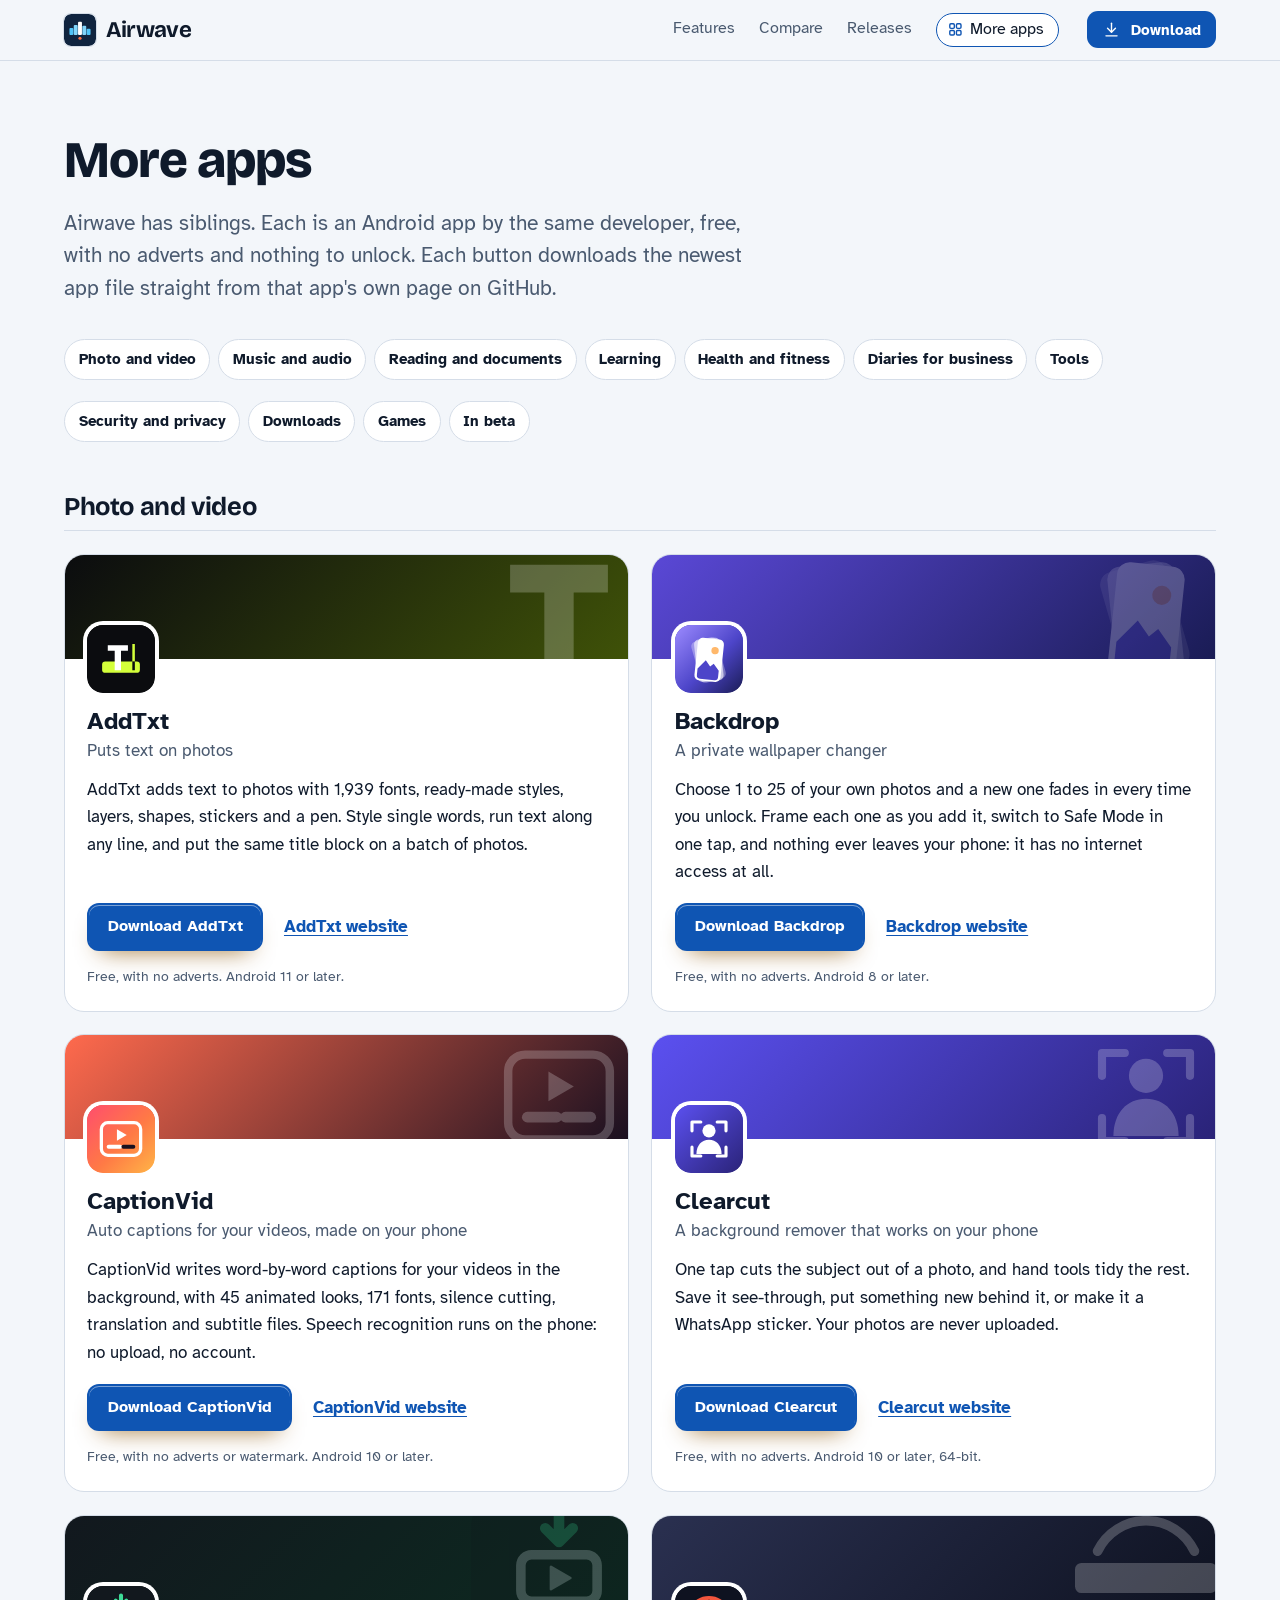
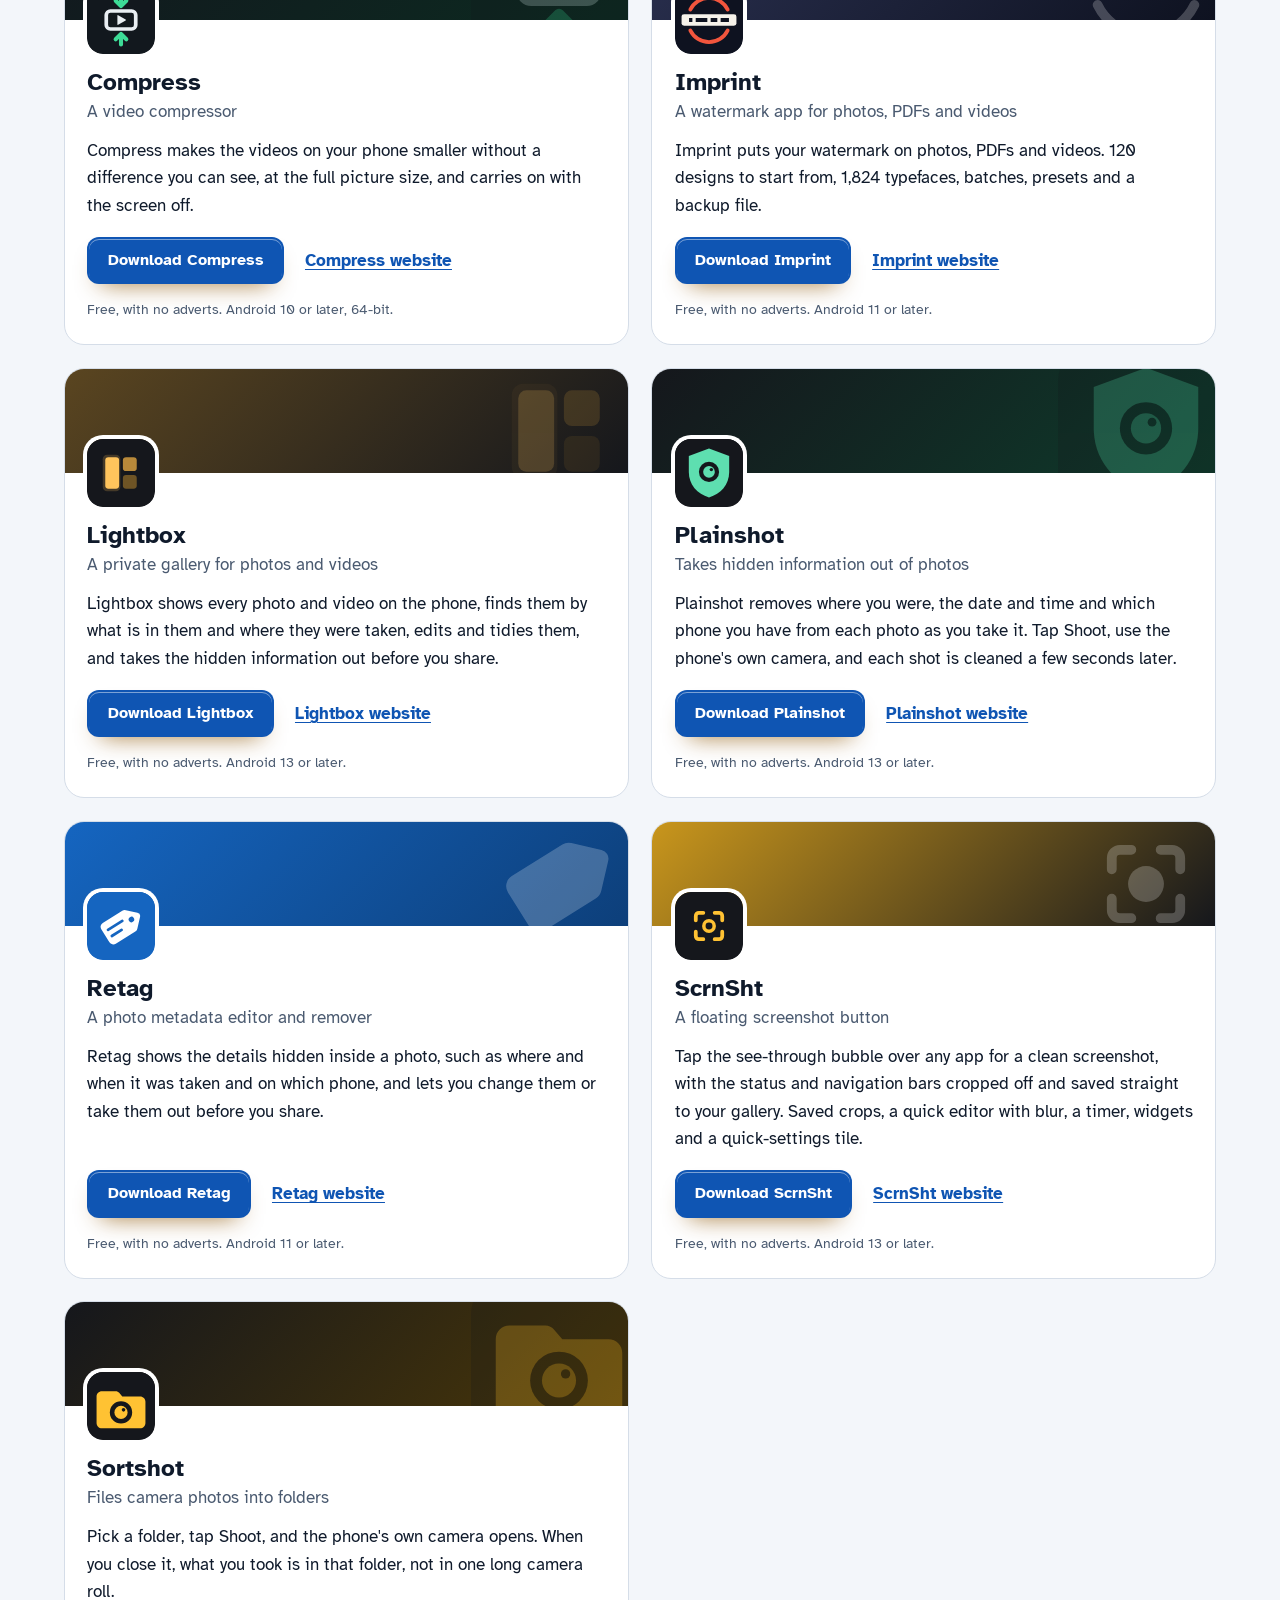
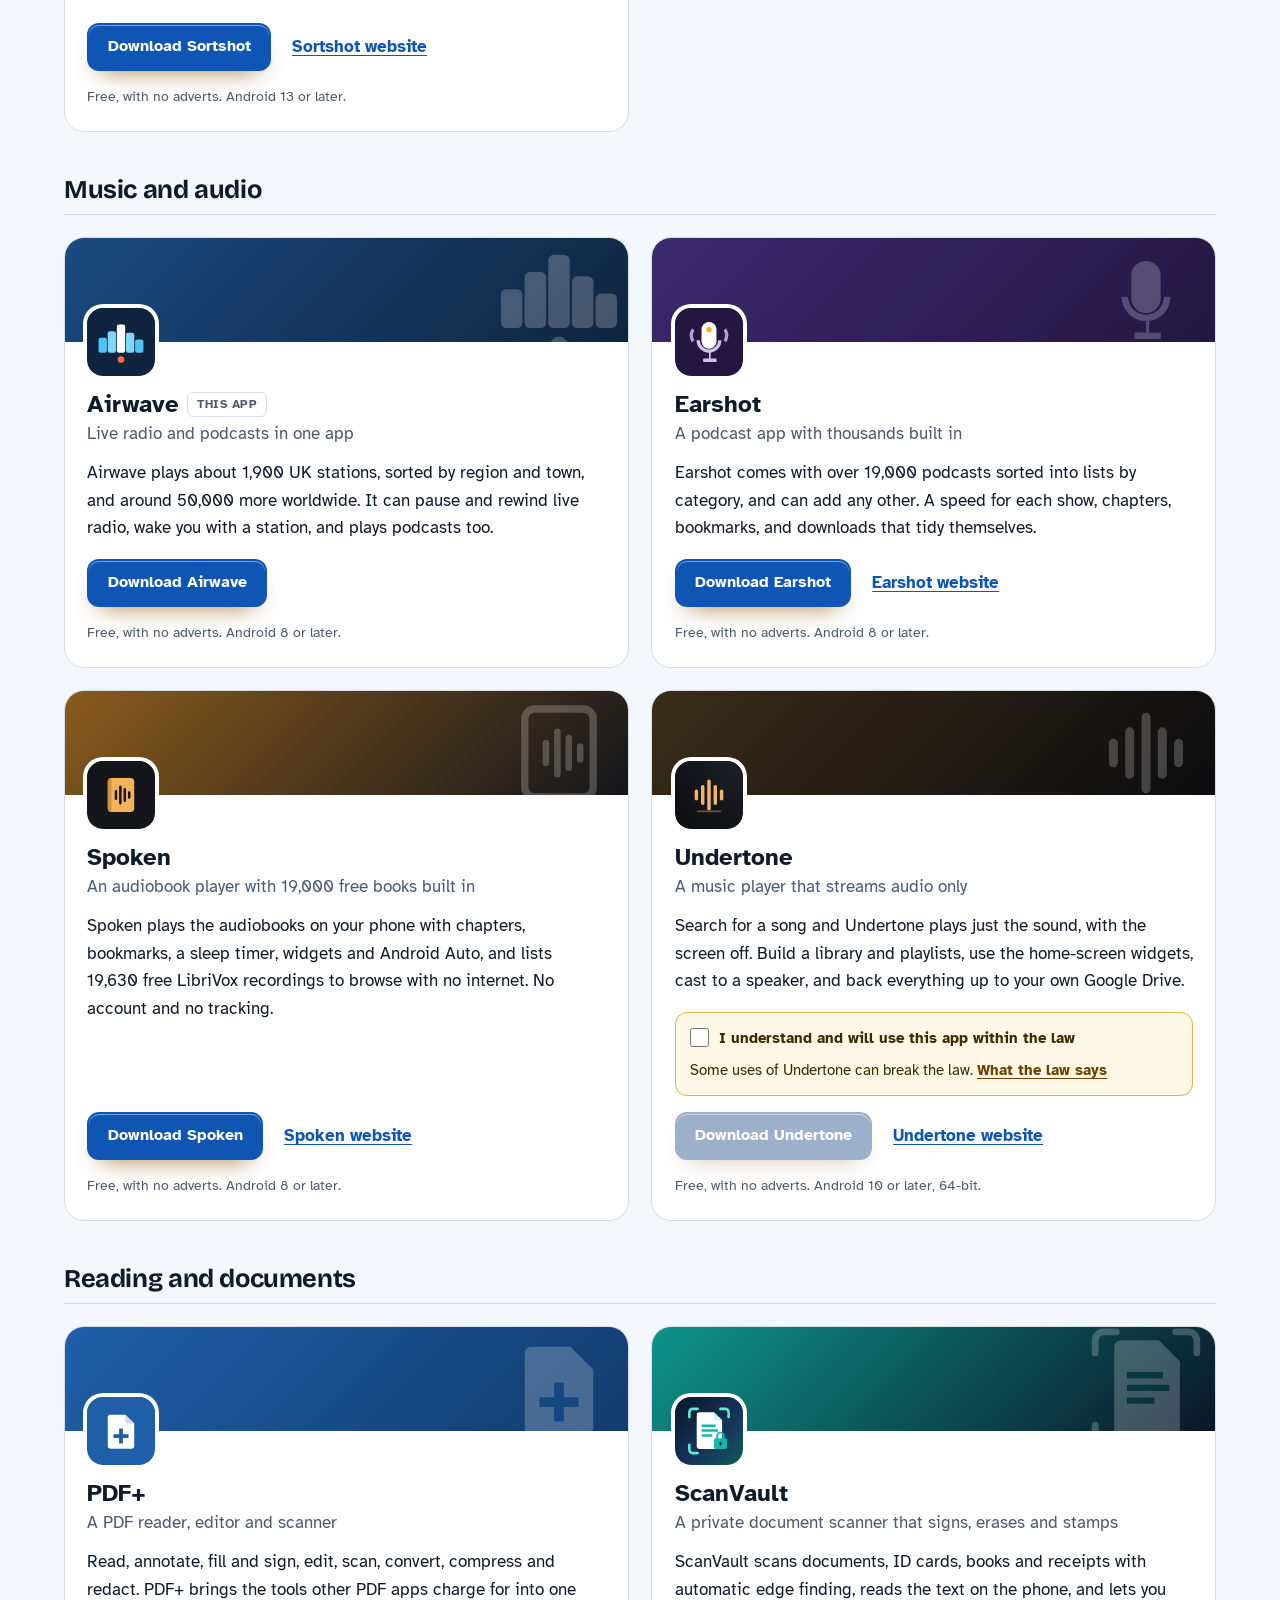
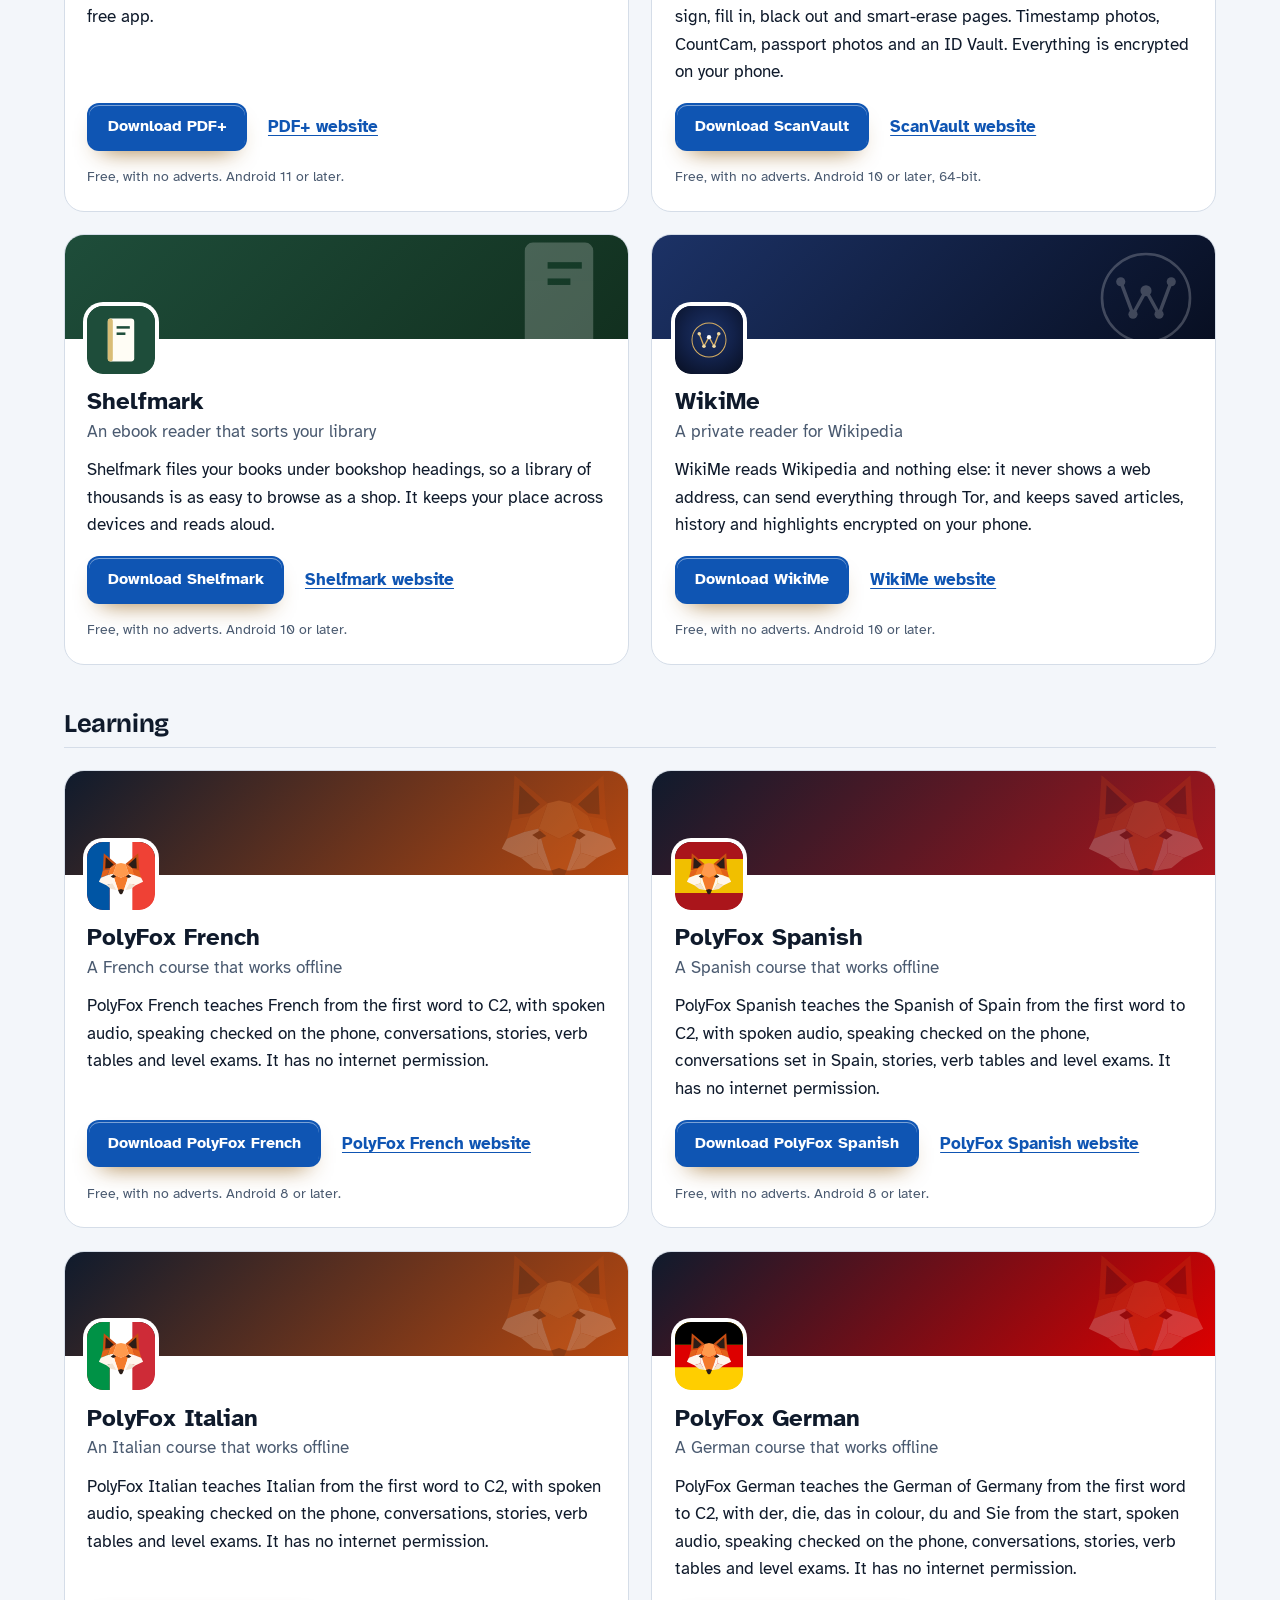
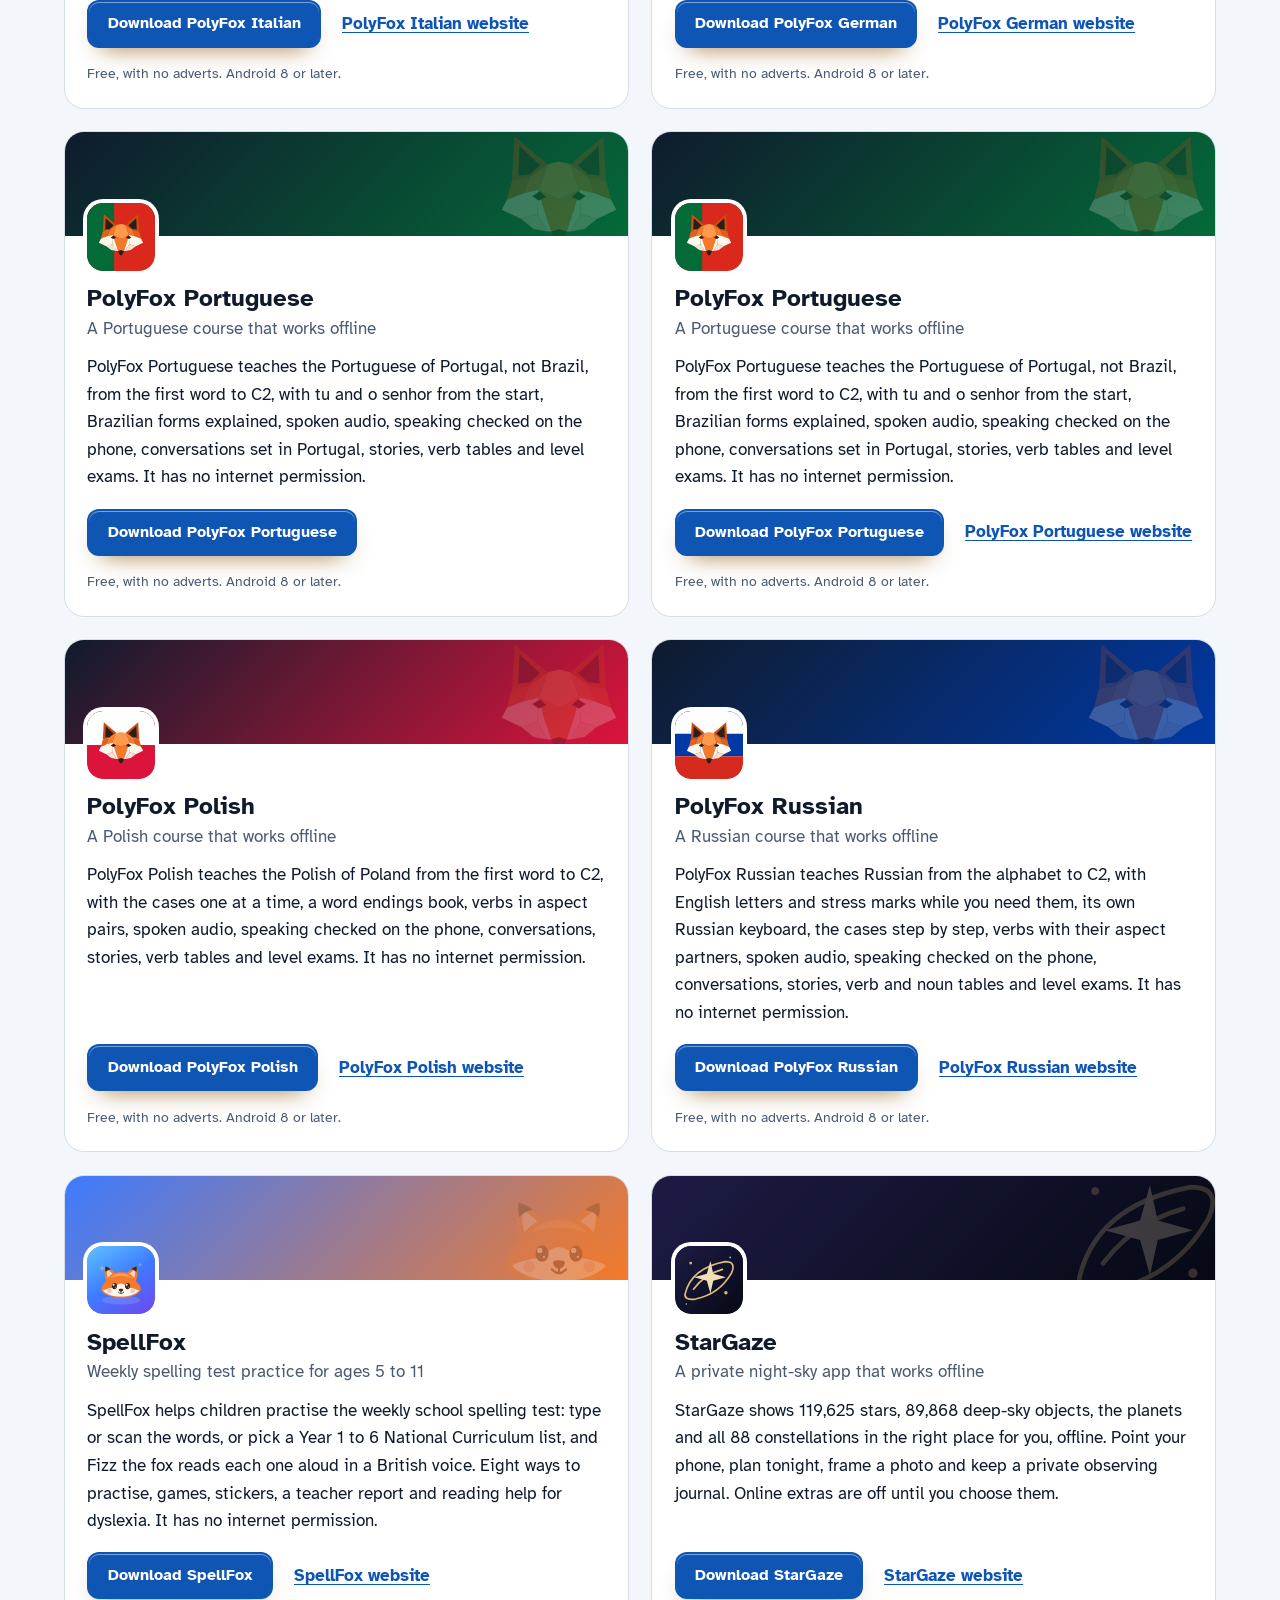
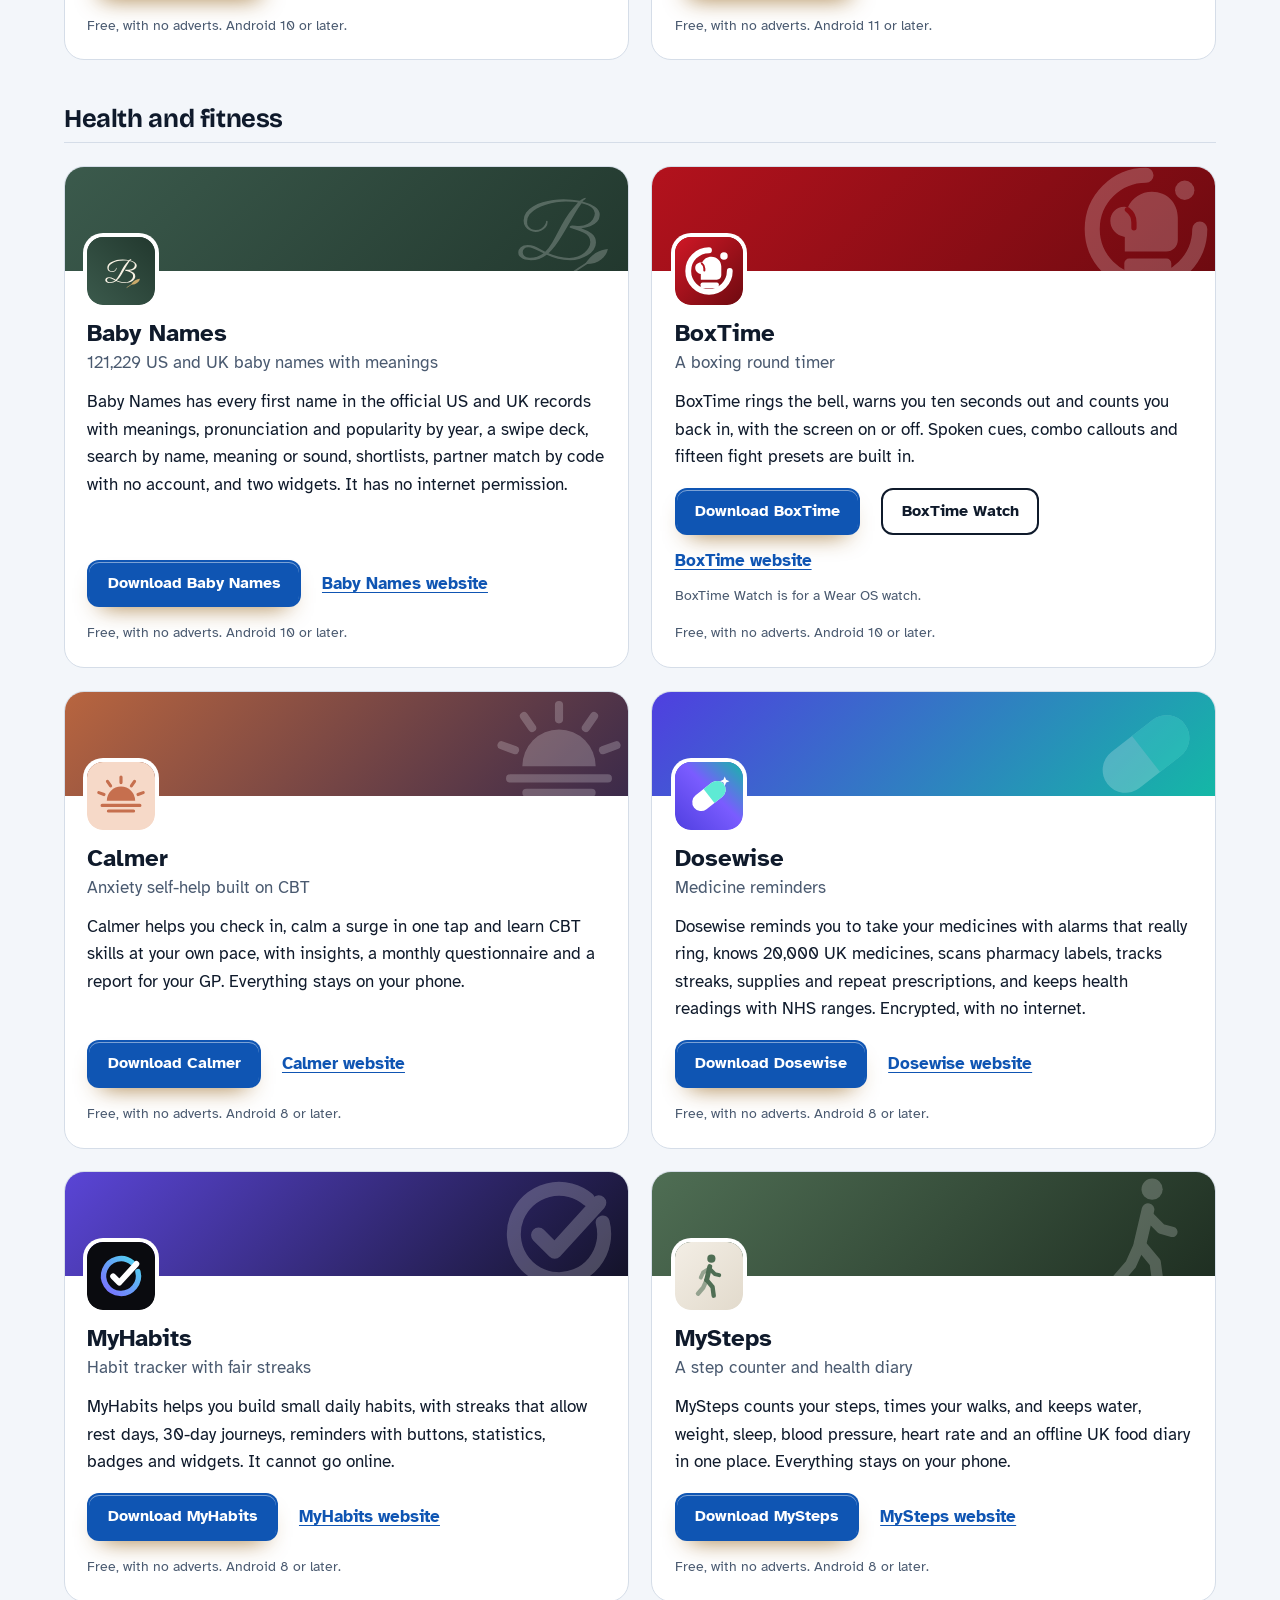
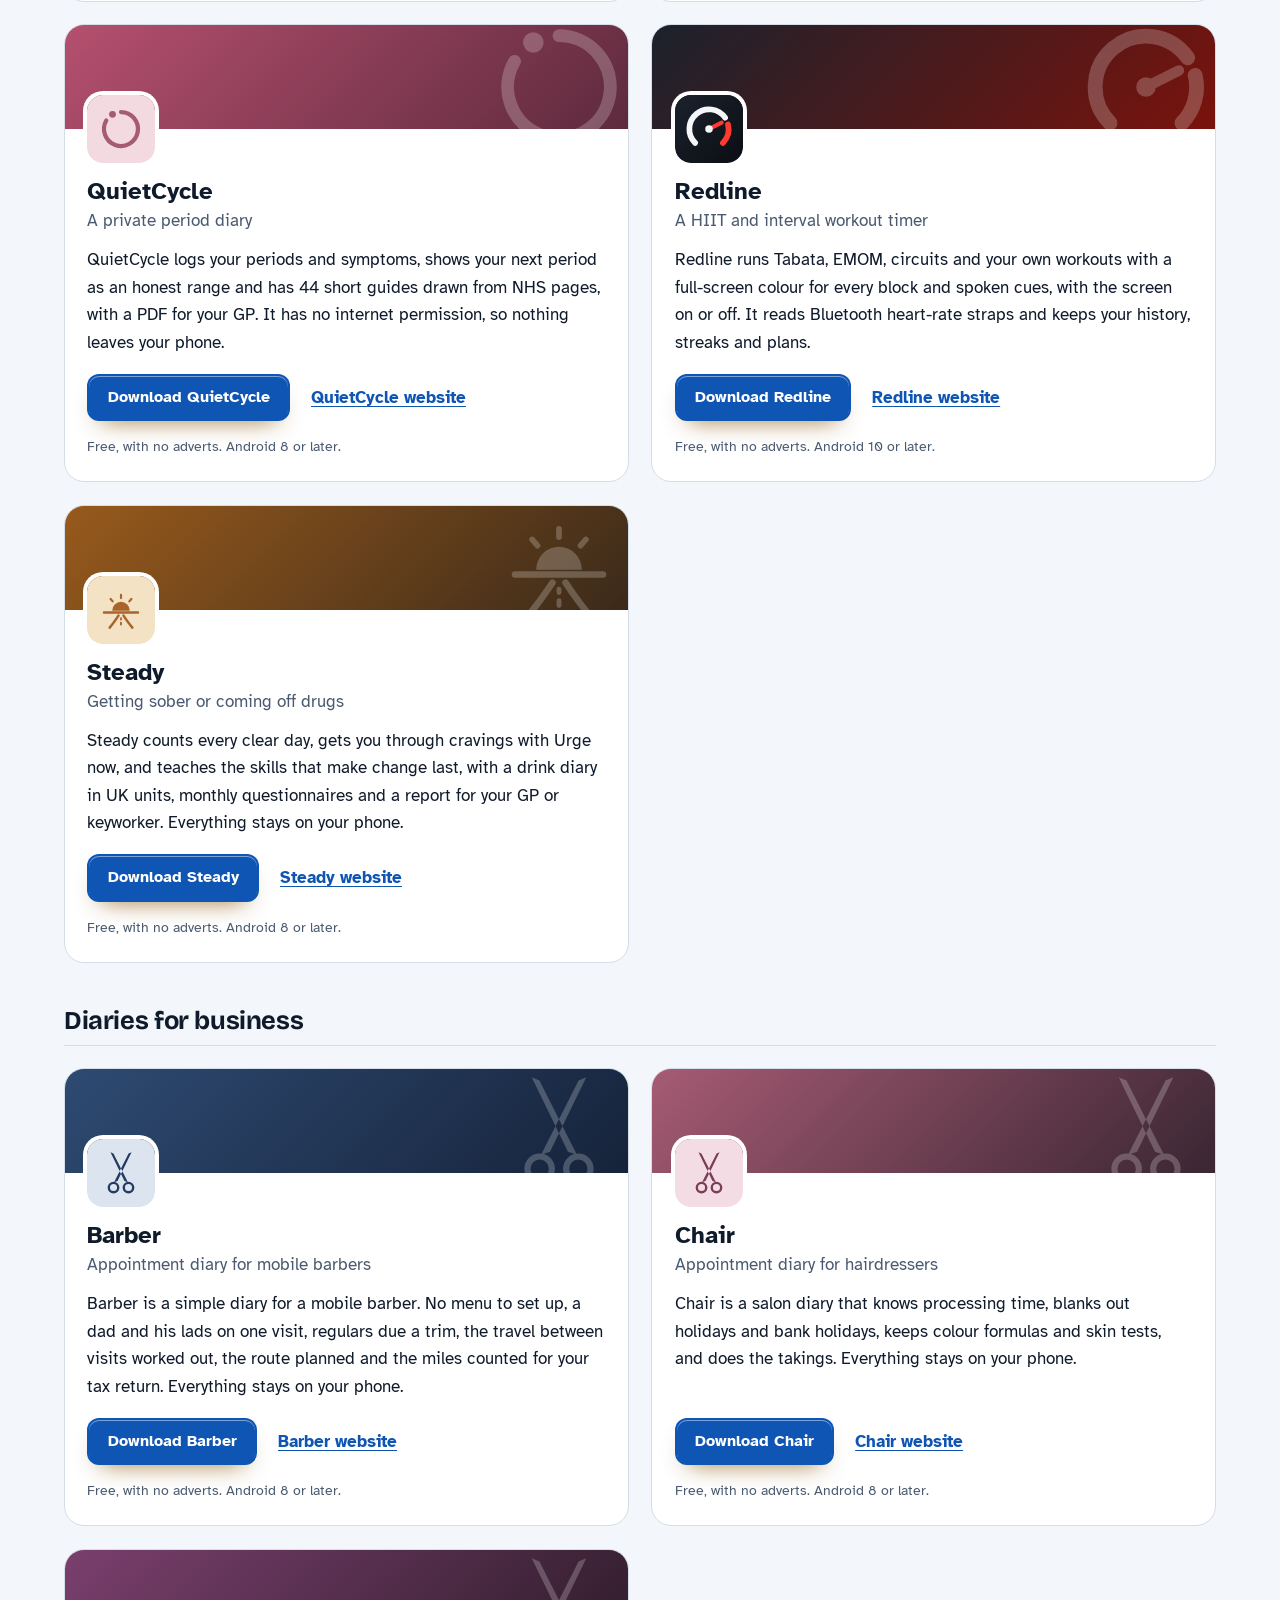
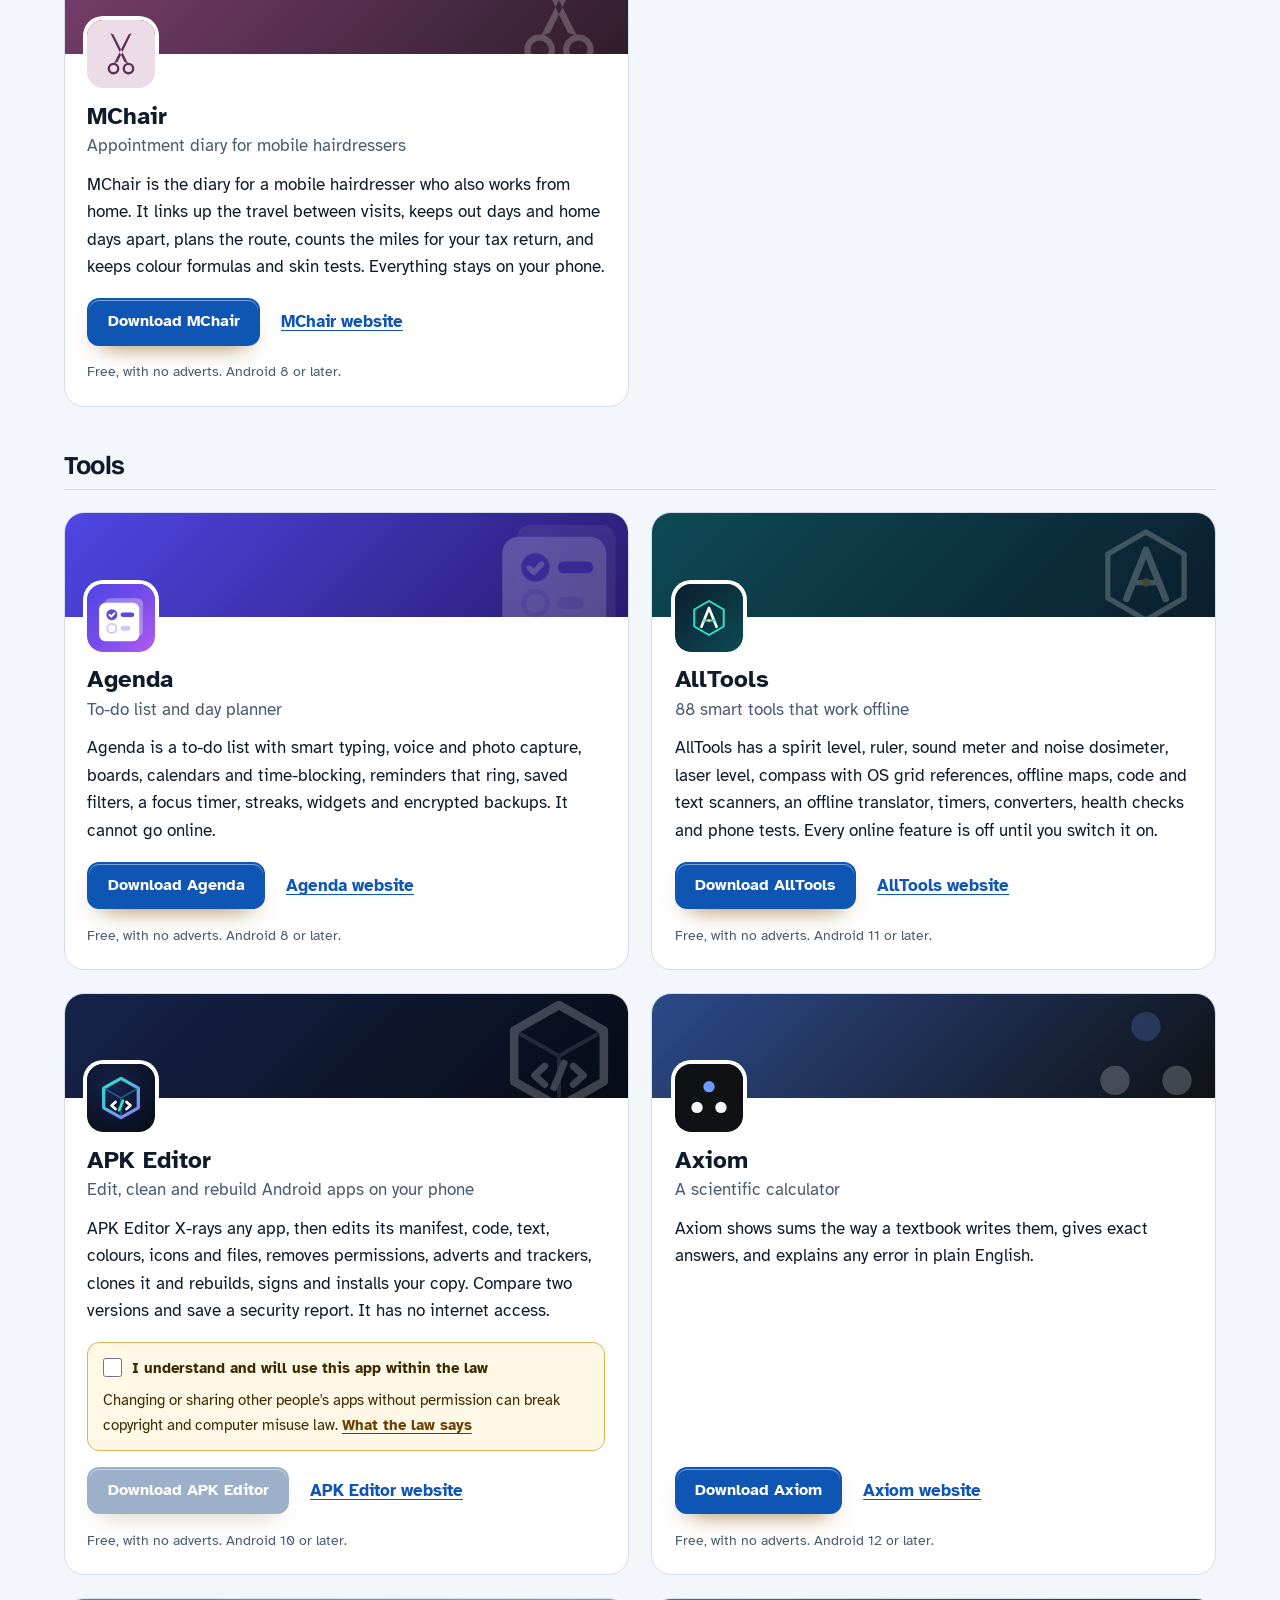
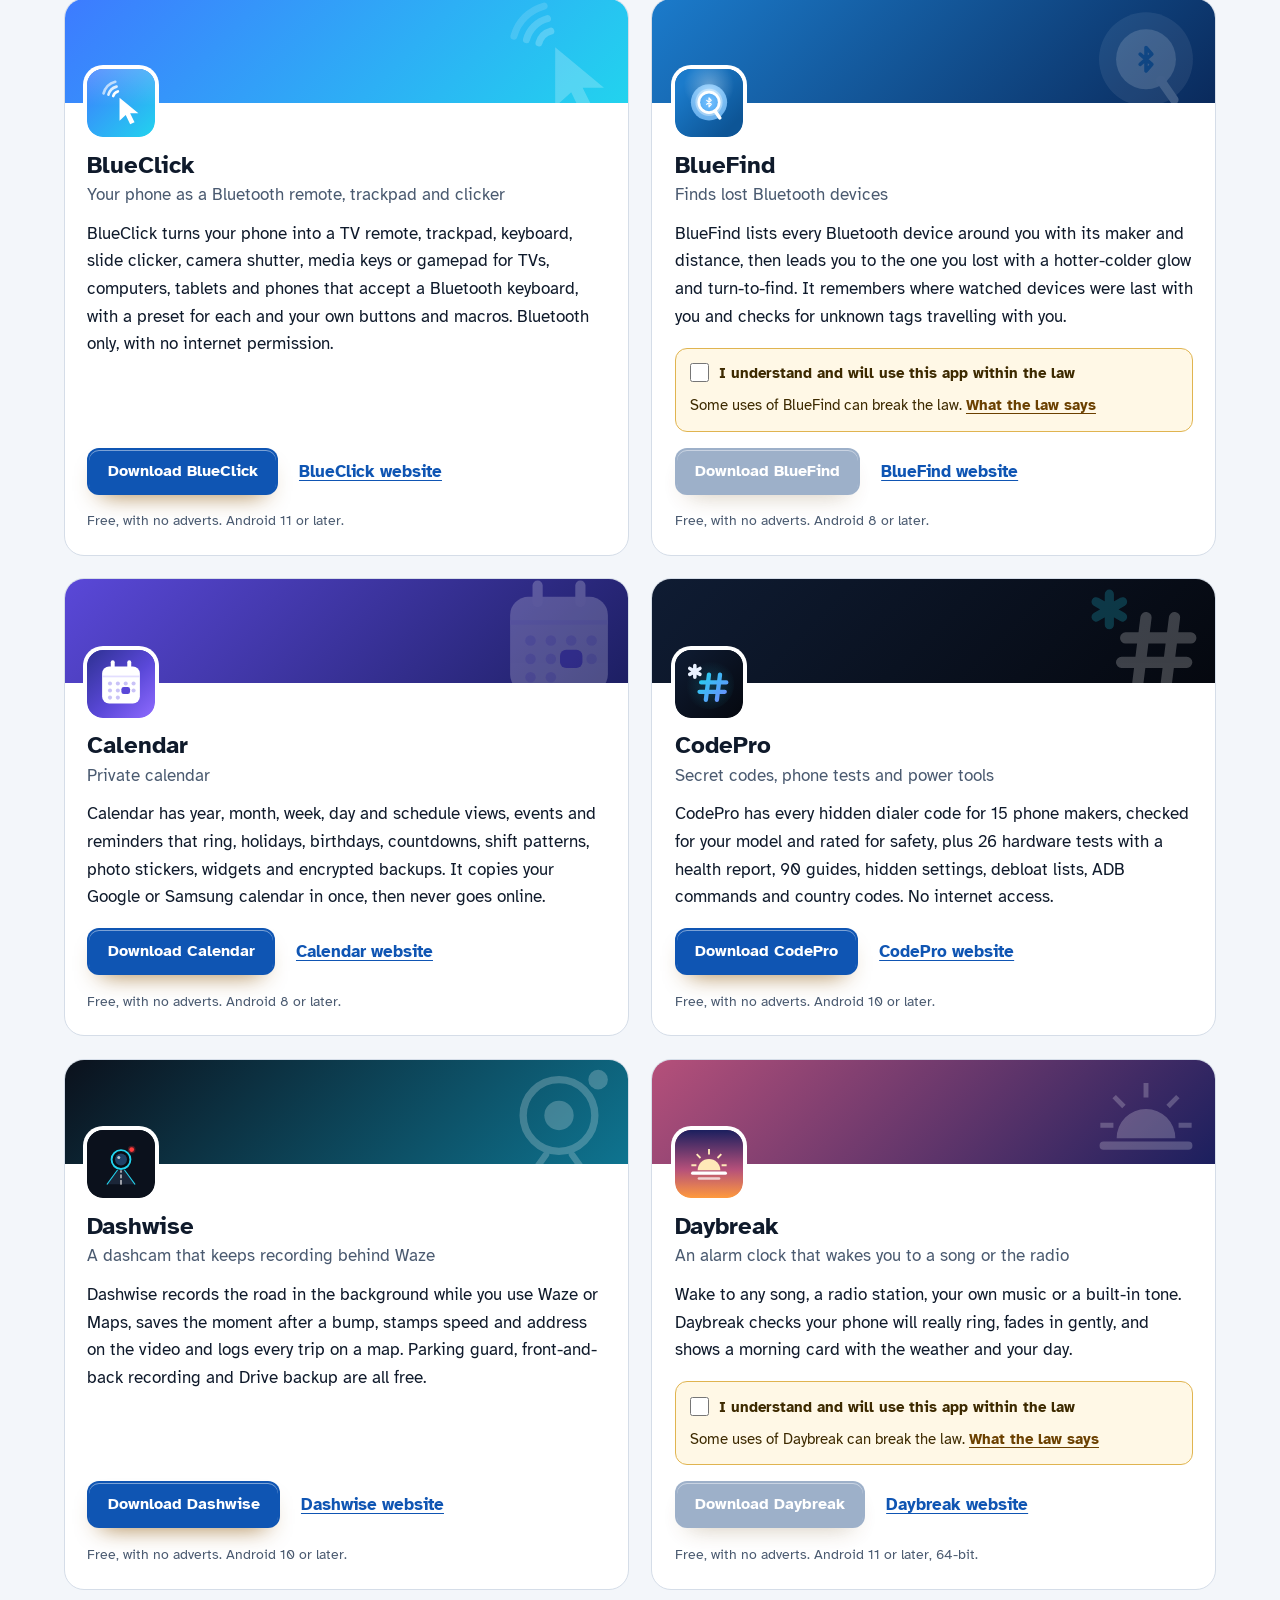
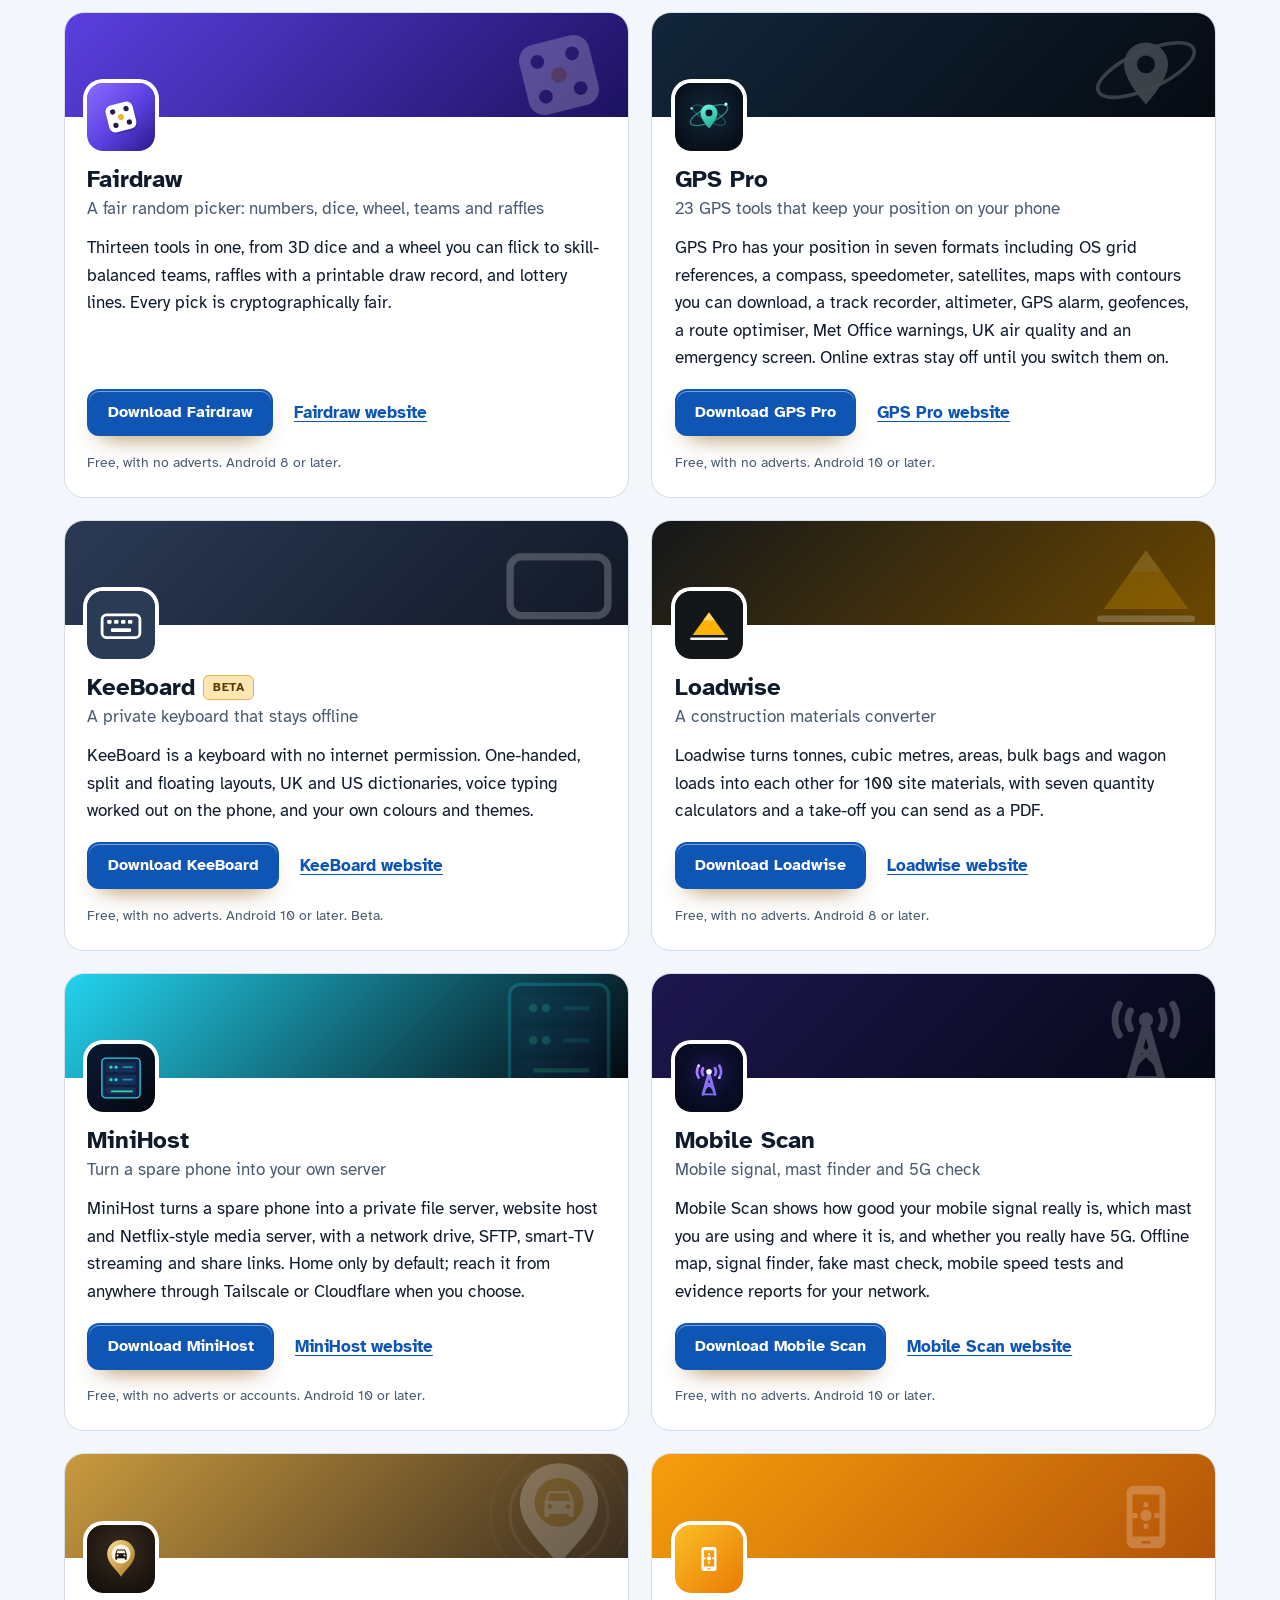
<file: more-apps.html>
<!DOCTYPE html>
<html lang="en-GB">
<head>
<meta charset="utf-8">
<meta name="viewport" content="width=device-width, initial-scale=1">
<title>More free Android apps from the maker of Airwave</title>
<meta name="description" content="All 99 free Android apps from the maker of Airwave, in one list by category, each with its download and a link to its website.">
<meta name="author" content="Jonathan Jackson">
<link rel="canonical" href="https://customgpter.github.io/airwave/more-apps.html">
<meta name="theme-color" content="#f3f6fa" media="(prefers-color-scheme: light)">
<meta name="theme-color" content="#0a0f16" media="(prefers-color-scheme: dark)">
<meta property="og:type" content="website">
<meta property="og:site_name" content="Airwave">
<meta property="og:title" content="More free Android apps from the maker of Airwave">
<meta property="og:description" content="All 99 free Android apps from the maker of Airwave, in one list by category, each with its download and a link to its website.">
<meta property="og:url" content="https://customgpter.github.io/airwave/more-apps.html">
<meta property="og:image" content="https://customgpter.github.io/airwave/assets/og.png">
<meta property="og:image:width" content="1200">
<meta property="og:image:height" content="630">
<meta property="og:image:alt" content="Airwave&#x27;s Home tab with favourite UK radio stations as tiles">
<meta property="og:locale" content="en_GB">
<meta name="twitter:card" content="summary_large_image">
<link rel="icon" href="./assets/favicon.svg" type="image/svg+xml">
<link rel="apple-touch-icon" href="./assets/apple-touch-icon.png">
<link rel="preload" href="./assets/fonts/bricolage-grotesque-latin.woff2" as="font" type="font/woff2" crossorigin>
<link rel="preload" href="./assets/fonts/atkinson-hyperlegible-latin-400-normal.woff2" as="font" type="font/woff2" crossorigin>
<link rel="stylesheet" href="./assets/site.css?v=1">
<link rel="stylesheet" href="./assets/house.css?v=1">
<script type="application/ld+json">{"@context":"https://schema.org","@type":"ItemList","name":"Apps from the maker of Airwave","url":"https://customgpter.github.io/airwave/more-apps.html","itemListElement":[{"@type":"ListItem","position":1,"name":"AddTxt","url":"https://customgpter.github.io/addtxt/"},{"@type":"ListItem","position":2,"name":"Backdrop","url":"https://customgpter.github.io/backdrop/"},{"@type":"ListItem","position":3,"name":"CaptionVid","url":"https://customgpter.github.io/captionvid/"},{"@type":"ListItem","position":4,"name":"Clearcut","url":"https://customgpter.github.io/clearcut/"},{"@type":"ListItem","position":5,"name":"Compress","url":"https://customgpter.github.io/compress/"},{"@type":"ListItem","position":6,"name":"Imprint","url":"https://customgpter.github.io/imprint/"},{"@type":"ListItem","position":7,"name":"Lightbox","url":"https://customgpter.github.io/lightbox/"},{"@type":"ListItem","position":8,"name":"Plainshot","url":"https://customgpter.github.io/plainshot/"},{"@type":"ListItem","position":9,"name":"Retag","url":"https://customgpter.github.io/retag/"},{"@type":"ListItem","position":10,"name":"ScrnSht","url":"https://customgpter.github.io/scrnsht/"},{"@type":"ListItem","position":11,"name":"Sortshot","url":"https://customgpter.github.io/sortshot/"},{"@type":"ListItem","position":12,"name":"Airwave","url":"https://customgpter.github.io/airwave/"},{"@type":"ListItem","position":13,"name":"Earshot","url":"https://customgpter.github.io/earshot/"},{"@type":"ListItem","position":14,"name":"Spoken","url":"https://customgpter.github.io/spoken/"},{"@type":"ListItem","position":15,"name":"Undertone","url":"https://customgpter.github.io/undertone/"},{"@type":"ListItem","position":16,"name":"PDF+","url":"https://customgpter.github.io/pdfplus/"},{"@type":"ListItem","position":17,"name":"ScanVault","url":"https://customgpter.github.io/scanvault/"},{"@type":"ListItem","position":18,"name":"Shelfmark","url":"https://customgpter.github.io/shelfmark/"},{"@type":"ListItem","position":19,"name":"WikiMe","url":"https://customgpter.github.io/wikime/"},{"@type":"ListItem","position":20,"name":"PolyFox French","url":"https://customgpter.github.io/polyfox/"},{"@type":"ListItem","position":21,"name":"PolyFox German","url":"https://customgpter.github.io/polyfox-german/"},{"@type":"ListItem","position":22,"name":"PolyFox Portuguese","url":"https://customgpter.github.io/polyfox-portuguese/"},{"@type":"ListItem","position":23,"name":"PolyFox Polish","url":"https://customgpter.github.io/polyfox-polish/"},{"@type":"ListItem","position":24,"name":"PolyFox Russian","url":"https://customgpter.github.io/polyfox-russian/"},{"@type":"ListItem","position":25,"name":"SpellFox","url":"https://customgpter.github.io/spellfox/"},{"@type":"ListItem","position":26,"name":"StarGaze","url":"https://customgpter.github.io/stargaze/"},{"@type":"ListItem","position":27,"name":"Baby Names","url":"https://customgpter.github.io/babynames/"},{"@type":"ListItem","position":28,"name":"BoxTime","url":"https://customgpter.github.io/boxtime/"},{"@type":"ListItem","position":29,"name":"Calmer","url":"https://customgpter.github.io/calmer/"},{"@type":"ListItem","position":30,"name":"Dosewise","url":"https://customgpter.github.io/dosewise/"},{"@type":"ListItem","position":31,"name":"MyHabits","url":"https://customgpter.github.io/myhabits/"},{"@type":"ListItem","position":32,"name":"MySteps","url":"https://customgpter.github.io/mysteps/"},{"@type":"ListItem","position":33,"name":"QuietCycle","url":"https://customgpter.github.io/quietcycle/"},{"@type":"ListItem","position":34,"name":"Redline","url":"https://customgpter.github.io/redline/"},{"@type":"ListItem","position":35,"name":"Steady","url":"https://customgpter.github.io/steady/"},{"@type":"ListItem","position":36,"name":"Barber","url":"https://customgpter.github.io/barber/"},{"@type":"ListItem","position":37,"name":"Chair","url":"https://customgpter.github.io/chair/"},{"@type":"ListItem","position":38,"name":"MChair","url":"https://customgpter.github.io/mchair/"},{"@type":"ListItem","position":39,"name":"Agenda","url":"https://customgpter.github.io/agenda/"},{"@type":"ListItem","position":40,"name":"AllTools","url":"https://customgpter.github.io/alltools/"},{"@type":"ListItem","position":41,"name":"APK Editor","url":"https://customgpter.github.io/apkeditor/"},{"@type":"ListItem","position":42,"name":"Axiom","url":"https://customgpter.github.io/axiom/"},{"@type":"ListItem","position":43,"name":"BlueClick","url":"https://customgpter.github.io/blueclick/"},{"@type":"ListItem","position":44,"name":"BlueFind","url":"https://customgpter.github.io/bluefind/"},{"@type":"ListItem","position":45,"name":"Calendar","url":"https://customgpter.github.io/calendar/"},{"@type":"ListItem","position":46,"name":"CodePro","url":"https://customgpter.github.io/codepro/"},{"@type":"ListItem","position":47,"name":"Dashwise","url":"https://customgpter.github.io/dashwise/"},{"@type":"ListItem","position":48,"name":"Daybreak","url":"https://customgpter.github.io/daybreak/"},{"@type":"ListItem","position":49,"name":"Fairdraw","url":"https://customgpter.github.io/fairdraw/"},{"@type":"ListItem","position":50,"name":"GPS Pro","url":"https://customgpter.github.io/gpspro/"},{"@type":"ListItem","position":51,"name":"KeeBoard","url":"https://customgpter.github.io/keeboard/"},{"@type":"ListItem","position":52,"name":"Loadwise","url":"https://customgpter.github.io/loadwise/"},{"@type":"ListItem","position":53,"name":"MiniHost","url":"https://customgpter.github.io/minihost/"},{"@type":"ListItem","position":54,"name":"Mobile Scan","url":"https://customgpter.github.io/mobilescan/"},{"@type":"ListItem","position":55,"name":"Parkwise","url":"https://customgpter.github.io/parkwise/"},{"@type":"ListItem","position":56,"name":"Pocketmind","url":"https://customgpter.github.io/pocketmind/"},{"@type":"ListItem","position":57,"name":"Refine","url":"https://customgpter.github.io/refine/"},{"@type":"ListItem","position":58,"name":"Shiftwise","url":"https://customgpter.github.io/shiftwise/"},{"@type":"ListItem","position":59,"name":"SimpleCalc","url":"https://customgpter.github.io/simplecalc/"},{"@type":"ListItem","position":60,"name":"Skyline","url":"https://customgpter.github.io/skyline/"},{"@type":"ListItem","position":61,"name":"Slipway","url":"https://customgpter.github.io/slipway/"},{"@type":"ListItem","position":62,"name":"Tagger","url":"https://customgpter.github.io/tagger/"},{"@type":"ListItem","position":63,"name":"TotalClean","url":"https://customgpter.github.io/totalclean/"},{"@type":"ListItem","position":64,"name":"TVLink","url":"https://customgpter.github.io/tvlink/"},{"@type":"ListItem","position":65,"name":"Unbox","url":"https://customgpter.github.io/unbox/"},{"@type":"ListItem","position":66,"name":"WhatsKeep","url":"https://customgpter.github.io/whatskeep/"},{"@type":"ListItem","position":67,"name":"WiFi Scan","url":"https://customgpter.github.io/wifiscan/"},{"@type":"ListItem","position":68,"name":"Auditly","url":"https://customgpter.github.io/auditly/"},{"@type":"ListItem","position":69,"name":"Backchannel","url":"https://customgpter.github.io/backchannel/"},{"@type":"ListItem","position":70,"name":"ENotes","url":"https://customgpter.github.io/enotes/"},{"@type":"ListItem","position":71,"name":"FindMe","url":"https://customgpter.github.io/findme/"},{"@type":"ListItem","position":72,"name":"iLock","url":"https://customgpter.github.io/ilock/"},{"@type":"ListItem","position":73,"name":"ImSafe","url":"https://customgpter.github.io/imsafe/"},{"@type":"ListItem","position":74,"name":"IShred","url":"https://customgpter.github.io/ishred/"},{"@type":"ListItem","position":75,"name":"LockBox","url":"https://customgpter.github.io/lockbox/"},{"@type":"ListItem","position":76,"name":"PassVault","url":"https://customgpter.github.io/passvault/"},{"@type":"ListItem","position":77,"name":"SpyFind","url":"https://customgpter.github.io/spyfind/"},{"@type":"ListItem","position":78,"name":"TextWipe","url":"https://customgpter.github.io/textwipe/"},{"@type":"ListItem","position":79,"name":"Tracewire","url":"https://customgpter.github.io/tracewire/"},{"@type":"ListItem","position":80,"name":"Vigil","url":"https://customgpter.github.io/vigil/"},{"@type":"ListItem","position":81,"name":"Grab","url":"https://customgpter.github.io/grab/"},{"@type":"ListItem","position":82,"name":"Swarm","url":"https://customgpter.github.io/swarm/"},{"@type":"ListItem","position":83,"name":"Plane Games","url":"https://customgpter.github.io/plane-games/"},{"@type":"ListItem","position":84,"name":"Ninefold","url":"https://customgpter.github.io/ninefold/"},{"@type":"ListItem","position":85,"name":"Cubewise","url":"https://customgpter.github.io/cubewise/"},{"@type":"ListItem","position":86,"name":"Tilewise","url":"https://customgpter.github.io/tilewise/"},{"@type":"ListItem","position":87,"name":"Letterwise","url":"https://customgpter.github.io/letterwise/"},{"@type":"ListItem","position":88,"name":"Kingside","url":"https://customgpter.github.io/kingside/"},{"@type":"ListItem","position":89,"name":"Deckhand","url":"https://customgpter.github.io/deckhand/"},{"@type":"ListItem","position":90,"name":"SNESForge","url":"https://customgpter.github.io/snesforge/"},{"@type":"ListItem","position":91,"name":"Fame Boy","url":"https://customgpter.github.io/fameboy/"},{"@type":"ListItem","position":92,"name":"PSPPro","url":"https://customgpter.github.io/psppro/"},{"@type":"ListItem","position":93,"name":"MegaGen","url":"https://customgpter.github.io/megagen/"},{"@type":"ListItem","position":94,"name":"QVR","url":"https://customgpter.github.io/qvr/"},{"@type":"ListItem","position":95,"name":"QVR Watch","url":"https://customgpter.github.io/qvr-watch/"},{"@type":"ListItem","position":96,"name":"QVRLite","url":"https://customgpter.github.io/qvrlite/"},{"@type":"ListItem","position":97,"name":"Onionz","url":"https://customgpter.github.io/onionz/"},{"@type":"ListItem","position":98,"name":"OnionzWeb","url":"https://customgpter.github.io/onionzweb/"}]}</script>
<link rel="stylesheet" href="./assets/apps-list.css?v=1">
<script src="./assets/apps-list.js?v=1" defer></script>
</head>
<body>
<a class="skip" href="#main">Skip to content</a>
<header class="masthead">
<div class="wrap">
<a class="brand" href="./" aria-label="Airwave home"><svg viewBox="0 0 108 108" aria-hidden="true"><rect width="108" height="108" rx="24" fill="#10243f"/><g transform="translate(54 54) scale(1.32) translate(-56 -55)"><rect x="29" y="50" width="10" height="18" rx="2.5" fill="#4fc3f7"/><rect x="40" y="42" width="10" height="26" rx="2.5" fill="#81d4fa"/><rect x="51" y="34" width="10" height="34" rx="2.5" fill="#fff"/><rect x="62" y="44" width="10" height="24" rx="2.5" fill="#81d4fa"/><rect x="73" y="52" width="10" height="16" rx="2.5" fill="#4fc3f7"/><circle cx="56" cy="76" r="4" fill="#ff7043"/></g></svg><span>Airwave</span></a>
<nav aria-label="Main"><ul><li><a href="./#features">Features</a></li><li><a href="./compare.html">Compare</a></li><li><a href="./releases.html">Releases</a></li><li><a class="more-apps" href="./more-apps.html" aria-current="page"><svg class="ico" viewBox="0 0 24 24" aria-hidden="true"><rect x="4" y="4" width="6.5" height="6.5" rx="1.6"/><rect x="13.5" y="4" width="6.5" height="6.5" rx="1.6"/><rect x="4" y="13.5" width="6.5" height="6.5" rx="1.6"/><rect x="13.5" y="13.5" width="6.5" height="6.5" rx="1.6"/></svg>More apps</a></li></ul></nav>
<a class="button small" href="https://github.com/CustomGPTer/airwave/releases/latest/download/Airwave.apk"><svg class="ico" viewBox="0 0 24 24" aria-hidden="true"><path d="M12 4v11"/><path d="M7 10.5l5 5 5-5"/><path d="M5 20h14"/></svg>Download</a>
</div>
</header>
<main id="main" class="doc">
<div class="wrap">
<div class="measure">
<h1>More apps</h1>
<p class="lede">Airwave has siblings. Each is an Android app by the same developer, free, with no adverts and nothing to unlock. Each button downloads the newest app file straight from that app's own page on GitHub.</p>
</div>
<!-- apps:start -->
<nav class="mapps-jump" aria-label="App groups"><ul><li><a href="#apps-photo">Photo and video</a></li><li><a href="#apps-audio">Music and audio</a></li><li><a href="#apps-reading">Reading and documents</a></li><li><a href="#apps-learning">Learning</a></li><li><a href="#apps-health">Health and fitness</a></li><li><a href="#apps-diaries">Diaries for business</a></li><li><a href="#apps-tools">Tools</a></li><li><a href="#apps-security">Security and privacy</a></li><li><a href="#apps-downloads">Downloads</a></li><li><a href="#apps-games">Games</a></li><li><a href="#apps-testing">In beta</a></li></ul></nav>
<div class="mapps-group" role="group" aria-labelledby="apps-photo"><h2 class="mapps-cat" id="apps-photo">Photo and video</h2>
<ul class="mapps"><li class="mapp" style="--b:#0b0c0f;--b2:#3f5208"><div class="mapp-cover" aria-hidden="true"><svg viewBox="0 0 108 108"><path fill="#fff" d="M24 22h60v17H63v49H45V39H24z"/></svg></div><div class="mapp-body"><svg class="mapp-icon" viewBox="0 0 108 108" aria-hidden="true"><rect width="108" height="108" rx="24" fill="#0b0c0f"/><path fill="#d4ff3a" d="M29 58h50a5 5 0 0 1 5 5v8a5 5 0 0 1-5 5H29a5 5 0 0 1-5-5v-8a5 5 0 0 1 5-5z"/><path fill="#fff" d="M33 32h32v9H54v31H44V41H33z"/><path fill="#d4ff3a" d="M72 30h4v28h-4z"/><path fill="#0b0c0f" d="M72 58h4v14h-4z"/></svg><h3>AddTxt</h3><p class="mapp-kind">Puts text on photos</p><p class="mapp-say">AddTxt adds text to photos with 1,939 fonts, ready-made styles, layers, shapes, stickers and a pen. Style single words, run text along any line, and put the same title block on a batch of photos.</p><p class="mapp-go"><a class="button" href="https://github.com/CustomGPTer/addtxt/releases/latest/download/AddTxt.apk">Download AddTxt</a><a class="mapp-site" href="https://customgpter.github.io/addtxt/">AddTxt website</a></p><p class="mapp-needs">Free, with no adverts. Android 11 or later.</p></div></li>
<li class="mapp" style="--b:#5a48d6;--b2:#1a1c55"><div class="mapp-cover" aria-hidden="true"><svg viewBox="0 0 108 108"><g transform="translate(54 58) scale(1.3) translate(-54 -58)"><rect x="38" y="30" width="32" height="52" rx="6" fill="#fff" fill-opacity=".3" transform="rotate(-16 54 58)"/><rect x="38" y="30" width="32" height="52" rx="6" fill="#fff" fill-opacity=".6" transform="rotate(-6 54 58)"/><g transform="rotate(6 54 58)"><rect x="38" y="30" width="32" height="52" rx="6" fill="#fff"/><path d="M41 68l9-11 6 7 4-4 7 8v8a4 4 0 0 1-4 4H45a4 4 0 0 1-4-4z" fill="#4d45c9"/><circle cx="60" cy="44" r="4.5" fill="#FFB86B"/></g></g></svg></div><div class="mapp-body"><svg class="mapp-icon" viewBox="0 0 108 108" aria-hidden="true"><defs><linearGradient id="i-backdrop-mapp-cc" x1="0" y1="0" x2="1" y2="1"><stop offset="0" stop-color="#9c8bff"/><stop offset=".55" stop-color="#4d45c9"/><stop offset="1" stop-color="#1a1c55"/></linearGradient></defs><rect width="108" height="108" rx="24" fill="url(#i-backdrop-mapp-cc)"/><g transform="translate(54 58) scale(1.3) translate(-54 -58)"><rect x="38" y="30" width="32" height="52" rx="6" fill="#fff" fill-opacity=".3" transform="rotate(-16 54 58)"/><rect x="38" y="30" width="32" height="52" rx="6" fill="#fff" fill-opacity=".6" transform="rotate(-6 54 58)"/><g transform="rotate(6 54 58)"><rect x="38" y="30" width="32" height="52" rx="6" fill="#fff"/><path d="M41 68l9-11 6 7 4-4 7 8v8a4 4 0 0 1-4 4H45a4 4 0 0 1-4-4z" fill="#4d45c9"/><circle cx="60" cy="44" r="4.5" fill="#FFB86B"/></g></g></svg><h3>Backdrop</h3><p class="mapp-kind">A private wallpaper changer</p><p class="mapp-say">Choose 1 to 25 of your own photos and a new one fades in every time you unlock. Frame each one as you add it, switch to Safe Mode in one tap, and nothing ever leaves your phone: it has no internet access at all.</p><p class="mapp-go"><a class="button" href="https://github.com/CustomGPTer/backdrop/releases/latest/download/Backdrop.apk">Download Backdrop</a><a class="mapp-site" href="https://customgpter.github.io/backdrop/">Backdrop website</a></p><p class="mapp-needs">Free, with no adverts. Android 8 or later.</p></div></li>
<li class="mapp" style="--b:#ff6a4d;--b2:#1a1020"><div class="mapp-cover" aria-hidden="true"><svg viewBox="0 0 108 108"><g transform="translate(54 54) scale(1.3) translate(-54 -54)"><path d="M38,34 h32 a8,8 0 0 1 8,8 v24 a8,8 0 0 1 -8,8 h-32 a8,8 0 0 1 -8,-8 v-24 a8,8 0 0 1 8,-8 z" fill="none" stroke="#fff" stroke-width="4"/><path d="M49,42 L61,49 L49,56 Z" fill="#fff"/><path d="M39,61 h14 a2.5,2.5 0 0 1 0,5 h-14 a2.5,2.5 0 0 1 0,-5 z" fill="#fff"/><path d="M57,61 h12 a2.5,2.5 0 0 1 0,5 h-12 a2.5,2.5 0 0 1 0,-5 z" fill="#ffffff"/></g></svg></div><div class="mapp-body"><svg class="mapp-icon" viewBox="0 0 108 108" aria-hidden="true"><defs><linearGradient id="i-captionvid-cvbg" x1="0" y1="0" x2="1" y2="1"><stop offset="0" stop-color="#ff4d6d"/><stop offset=".55" stop-color="#ff7a45"/><stop offset="1" stop-color="#ffb547"/></linearGradient></defs><rect width="108" height="108" rx="24" fill="url(#i-captionvid-cvbg)"/><g transform="translate(54 54) scale(1.3) translate(-54 -54)"><path d="M38,34 h32 a8,8 0 0 1 8,8 v24 a8,8 0 0 1 -8,8 h-32 a8,8 0 0 1 -8,-8 v-24 a8,8 0 0 1 8,-8 z" fill="none" stroke="#fff" stroke-width="4"/><path d="M49,42 L61,49 L49,56 Z" fill="#fff"/><path d="M39,61 h14 a2.5,2.5 0 0 1 0,5 h-14 a2.5,2.5 0 0 1 0,-5 z" fill="#fff"/><path d="M57,61 h12 a2.5,2.5 0 0 1 0,5 h-12 a2.5,2.5 0 0 1 0,-5 z" fill="#1a1020"/></g></svg><h3>CaptionVid</h3><p class="mapp-kind">Auto captions for your videos, made on your phone</p><p class="mapp-say">CaptionVid writes word-by-word captions for your videos in the background, with 45 animated looks, 171 fonts, silence cutting, translation and subtitle files. Speech recognition runs on the phone: no upload, no account.</p><p class="mapp-go"><a class="button" href="https://github.com/CustomGPTer/captionvid/releases/latest/download/CaptionVid.apk">Download CaptionVid</a><a class="mapp-site" href="https://customgpter.github.io/captionvid/">CaptionVid website</a></p><p class="mapp-needs">Free, with no adverts or watermark. Android 10 or later.</p></div></li><li class="mapp" style="--b:#5b50f0;--b2:#2a2378"><div class="mapp-cover" aria-hidden="true"><svg viewBox="0 0 108 108"><circle cx="54" cy="41" r="10.5" fill="#fff"/><path d="M34 78c0-14.5 8.5-23 20-23s20 8.5 20 23z" fill="#fff"/><path d="M27 41V27h14M67 27h14v14M27 67v14h14M67 81h14V67" fill="none" stroke="#fff" stroke-width="5" stroke-linecap="round" stroke-linejoin="round"/></svg></div><div class="mapp-body"><svg class="mapp-icon" viewBox="0 0 108 108" aria-hidden="true"><defs><linearGradient id="i-clearcut-mapp-cc" x1="0" y1="0" x2="1" y2="1"><stop offset="0" stop-color="#5b50f0"/><stop offset="1" stop-color="#2a2378"/></linearGradient></defs><rect width="108" height="108" rx="24" fill="url(#i-clearcut-mapp-cc)"/><circle cx="54" cy="41" r="10.5" fill="#fff"/><path d="M34 78c0-14.5 8.5-23 20-23s20 8.5 20 23z" fill="#fff"/><path d="M27 41V27h14M67 27h14v14M27 67v14h14M67 81h14V67" fill="none" stroke="#fff" stroke-width="5" stroke-linecap="round" stroke-linejoin="round"/></svg><h3>Clearcut</h3><p class="mapp-kind">A background remover that works on your phone</p><p class="mapp-say">One tap cuts the subject out of a photo, and hand tools tidy the rest. Save it see-through, put something new behind it, or make it a WhatsApp sticker. Your photos are never uploaded.</p><p class="mapp-go"><a class="button" href="https://github.com/CustomGPTer/clearcut/releases/latest/download/Clearcut.apk">Download Clearcut</a><a class="mapp-site" href="https://customgpter.github.io/clearcut/">Clearcut website</a></p><p class="mapp-needs">Free, with no adverts. Android 10 or later, 64-bit.</p></div></li>
<li class="mapp" style="--b:#12181e;--b2:#0c2a20"><div class="mapp-cover" aria-hidden="true"><svg viewBox="0 0 108 108"><rect width="108" height="108" rx="24" fill="#12181e"/><g transform="translate(54 54) scale(1.3) translate(-54 -54)"><path fill="none" stroke="#e9eef3" stroke-width="4.5" stroke-linejoin="round" d="M41 43h26a5 5 0 0 1 5 5v12a5 5 0 0 1-5 5H41a5 5 0 0 1-5-5V48a5 5 0 0 1 5-5z"/><path fill="#e9eef3" d="M50.5 48.2l9.2 5.3a.6.6 0 0 1 0 1l-9.2 5.3a.6.6 0 0 1-.9-.5V48.7a.6.6 0 0 1 .9-.5z"/><path fill="none" stroke="#3ddc97" stroke-width="5" stroke-linecap="round" stroke-linejoin="round" d="M54 24v12M47.5 30.5 54 37l6.5-6.5M54 84V72M47.5 77.5 54 71l6.5 6.5"/></g></svg></div><div class="mapp-body"><svg class="mapp-icon" viewBox="0 0 108 108" aria-hidden="true"><rect width="108" height="108" rx="24" fill="#12181e"/><g transform="translate(54 54) scale(1.3) translate(-54 -54)"><path fill="none" stroke="#e9eef3" stroke-width="4.5" stroke-linejoin="round" d="M41 43h26a5 5 0 0 1 5 5v12a5 5 0 0 1-5 5H41a5 5 0 0 1-5-5V48a5 5 0 0 1 5-5z"/><path fill="#e9eef3" d="M50.5 48.2l9.2 5.3a.6.6 0 0 1 0 1l-9.2 5.3a.6.6 0 0 1-.9-.5V48.7a.6.6 0 0 1 .9-.5z"/><path fill="none" stroke="#3ddc97" stroke-width="5" stroke-linecap="round" stroke-linejoin="round" d="M54 24v12M47.5 30.5 54 37l6.5-6.5M54 84V72M47.5 77.5 54 71l6.5 6.5"/></g></svg><h3>Compress</h3><p class="mapp-kind">A video compressor</p><p class="mapp-say">Compress makes the videos on your phone smaller without a difference you can see, at the full picture size, and carries on with the screen off.</p><p class="mapp-go"><a class="button" href="https://github.com/CustomGPTer/compress/releases/latest/download/Compress.apk">Download Compress</a><a class="mapp-site" href="https://customgpter.github.io/compress/">Compress website</a></p><p class="mapp-needs">Free, with no adverts. Android 10 or later, 64-bit.</p></div></li>
<li class="mapp" style="--b:#2a3050;--b2:#0e1220"><div class="mapp-cover" aria-hidden="true"><svg viewBox="0 0 108 108"><g transform="translate(54 54) scale(1.32) translate(-54 -54)"><path d="M31.5 41.500A25 25 0 0 1 76.500 41.500" fill="none" stroke="#fff" stroke-width="4.5" stroke-linecap="round"/><path d="M76.500 66.500A25 25 0 0 1 31.500 66.500" fill="none" stroke="#fff" stroke-width="4.5" stroke-linecap="round"/><path fill="#fff" d="M24 47h60a3 3 0 0 1 3 3v8a3 3 0 0 1-3 3H24a3 3 0 0 1-3-3v-8a3 3 0 0 1 3-3z"/></g></svg></div><div class="mapp-body"><svg class="mapp-icon" viewBox="0 0 108 108" aria-hidden="true"><rect width="108" height="108" rx="24" fill="#0e1220"/><g transform="translate(54 54) scale(1.32) translate(-54 -54)"><path d="M31.5 41.500A25 25 0 0 1 76.500 41.500" fill="none" stroke="#f2553d" stroke-width="4.5" stroke-linecap="round"/><path d="M76.500 66.500A25 25 0 0 1 31.500 66.500" fill="none" stroke="#f2553d" stroke-width="4.5" stroke-linecap="round"/><path fill="#f6f2ea" d="M24 47h60a3 3 0 0 1 3 3v8a3 3 0 0 1-3 3H24a3 3 0 0 1-3-3v-8a3 3 0 0 1 3-3z"/><path fill="#0e1220" d="M30 51.500h4v5h-4zM38 51.500h14v5H38zM56 51.500h8v5h-8zM68 51.500h10v5H68z"/></g></svg><h3>Imprint</h3><p class="mapp-kind">A watermark app for photos, PDFs and videos</p><p class="mapp-say">Imprint puts your watermark on photos, PDFs and videos. 120 designs to start from, 1,824 typefaces, batches, presets and a backup file.</p><p class="mapp-go"><a class="button" href="https://github.com/CustomGPTer/imprint/releases/latest/download/Imprint.apk">Download Imprint</a><a class="mapp-site" href="https://customgpter.github.io/imprint/">Imprint website</a></p><p class="mapp-needs">Free, with no adverts. Android 11 or later.</p></div></li>
<li class="mapp" style="--b:#5a4520;--b2:#15171c"><div class="mapp-cover" aria-hidden="true"><svg viewBox="0 0 108 108"><path fill="#ffc45c" fill-opacity=".2" d="M32 25h14a7 7 0 0 1 7 7v44a7 7 0 0 1-7 7H32a7 7 0 0 1-7-7V32a7 7 0 0 1 7-7z"/><path fill="#ffc45c" d="M34 29h12a5 5 0 0 1 5 5v40a5 5 0 0 1-5 5H34a5 5 0 0 1-5-5V34a5 5 0 0 1 5-5z"/><path fill="#b8893a" d="M62 29h12a5 5 0 0 1 5 5v12a5 5 0 0 1-5 5H62a5 5 0 0 1-5-5V34a5 5 0 0 1 5-5z"/><path fill="#6e5425" d="M62 57h12a5 5 0 0 1 5 5v12a5 5 0 0 1-5 5H62a5 5 0 0 1-5-5V62a5 5 0 0 1 5-5z"/></svg></div><div class="mapp-body"><svg class="mapp-icon" viewBox="0 0 108 108" aria-hidden="true"><rect width="108" height="108" rx="24" fill="#15171c"/><path fill="#ffc45c" fill-opacity=".2" d="M32 25h14a7 7 0 0 1 7 7v44a7 7 0 0 1-7 7H32a7 7 0 0 1-7-7V32a7 7 0 0 1 7-7z"/><path fill="#ffc45c" d="M34 29h12a5 5 0 0 1 5 5v40a5 5 0 0 1-5 5H34a5 5 0 0 1-5-5V34a5 5 0 0 1 5-5z"/><path fill="#b8893a" d="M62 29h12a5 5 0 0 1 5 5v12a5 5 0 0 1-5 5H62a5 5 0 0 1-5-5V34a5 5 0 0 1 5-5z"/><path fill="#6e5425" d="M62 57h12a5 5 0 0 1 5 5v12a5 5 0 0 1-5 5H62a5 5 0 0 1-5-5V62a5 5 0 0 1 5-5z"/></svg><h3>Lightbox</h3><p class="mapp-kind">A private gallery for photos and videos</p><p class="mapp-say">Lightbox shows every photo and video on the phone, finds them by what is in them and where they were taken, edits and tidies them, and takes the hidden information out before you share.</p><p class="mapp-go"><a class="button" href="https://github.com/CustomGPTer/lightbox/releases/latest/download/Lightbox.apk">Download Lightbox</a><a class="mapp-site" href="https://customgpter.github.io/lightbox/">Lightbox website</a></p><p class="mapp-needs">Free, with no adverts. Android 13 or later.</p></div></li>
<li class="mapp" style="--b:#15171c;--b2:#0e3b2b"><div class="mapp-cover" aria-hidden="true"><svg viewBox="0 0 64 64"><rect width="64" height="64" rx="14" fill="#15171c"/><path d="M32 9l19 7v15c0 12-8 20.5-19 24-11-3.5-19-12-19-24V16z" fill="#5edfb0"/><circle cx="32" cy="31" r="9.5" fill="#15171c"/><circle cx="32" cy="31" r="5.5" fill="#5edfb0"/><circle cx="34.2" cy="28.8" r="1.6" fill="#15171c"/></svg></div><div class="mapp-body"><svg class="mapp-icon" viewBox="0 0 64 64" aria-hidden="true"><rect width="64" height="64" rx="14" fill="#15171c"/><path d="M32 9l19 7v15c0 12-8 20.5-19 24-11-3.5-19-12-19-24V16z" fill="#5edfb0"/><circle cx="32" cy="31" r="9.5" fill="#15171c"/><circle cx="32" cy="31" r="5.5" fill="#5edfb0"/><circle cx="34.2" cy="28.8" r="1.6" fill="#15171c"/></svg><h3>Plainshot</h3><p class="mapp-kind">Takes hidden information out of photos</p><p class="mapp-say">Plainshot removes where you were, the date and time and which phone you have from each photo as you take it. Tap Shoot, use the phone&#x27;s own camera, and each shot is cleaned a few seconds later.</p><p class="mapp-go"><a class="button" href="https://github.com/CustomGPTer/plainshot/releases/latest/download/Plainshot.apk">Download Plainshot</a><a class="mapp-site" href="https://customgpter.github.io/plainshot/">Plainshot website</a></p><p class="mapp-needs">Free, with no adverts. Android 13 or later.</p></div></li>
<li class="mapp" style="--b:#1565c0;--b2:#0d3f7a"><div class="mapp-cover" aria-hidden="true"><svg viewBox="0 0 108 108"><g transform="translate(54 54) scale(1.22) rotate(-32) translate(-54 -54)"><path fill="#fff" d="M36 38h30a6 6 0 0 1 4.2 1.8l11 11a4.5 4.5 0 0 1 0 6.4l-11 11a6 6 0 0 1-4.2 1.8H36a6 6 0 0 1-6-6V44a6 6 0 0 1 6-6z"/></g></svg></div><div class="mapp-body"><svg class="mapp-icon" viewBox="0 0 108 108" aria-hidden="true"><rect width="108" height="108" rx="24" fill="#1565c0"/><g transform="translate(54 54) scale(1.22) rotate(-32) translate(-54 -54)"><path fill="#fff" d="M36 38h30a6 6 0 0 1 4.2 1.8l11 11a4.5 4.5 0 0 1 0 6.4l-11 11a6 6 0 0 1-4.2 1.8H36a6 6 0 0 1-6-6V44a6 6 0 0 1 6-6z"/><circle cx="70" cy="54" r="3.6" fill="#1565c0"/><path fill="#1565c0" d="M37 47.5h22a1.75 1.75 0 0 1 0 3.5H37a1.75 1.75 0 0 1 0-3.5zM37 57h15a1.75 1.75 0 0 1 0 3.5H37a1.75 1.75 0 0 1 0-3.5z"/></g></svg><h3>Retag</h3><p class="mapp-kind">A photo metadata editor and remover</p><p class="mapp-say">Retag shows the details hidden inside a photo, such as where and when it was taken and on which phone, and lets you change them or take them out before you share.</p><p class="mapp-go"><a class="button" href="https://github.com/CustomGPTer/retag/releases/latest/download/Retag.apk">Download Retag</a><a class="mapp-site" href="https://customgpter.github.io/retag/">Retag website</a></p><p class="mapp-needs">Free, with no adverts. Android 11 or later.</p></div></li>
<li class="mapp" style="--b:#c9961c;--b2:#15171c"><div class="mapp-cover" aria-hidden="true"><svg viewBox="0 0 108 108"><path d="M33,45V38a5,5 0,0 1,5 -5H45 M63,33H70a5,5 0,0 1,5 5V45 M75,63V70a5,5 0,0 1,-5 5H63 M45,75H38a5,5 0,0 1,-5 -5V63" fill="none" stroke="#fff" stroke-width="6" stroke-linecap="round" stroke-linejoin="round"/><circle cx="54" cy="54" r="11" fill="#fff"/></svg></div><div class="mapp-body"><svg class="mapp-icon" viewBox="0 0 108 108" aria-hidden="true"><rect width="108" height="108" rx="24" fill="#15171c"/><path d="M33,45V38a5,5 0,0 1,5 -5H45 M63,33H70a5,5 0,0 1,5 5V45 M75,63V70a5,5 0,0 1,-5 5H63 M45,75H38a5,5 0,0 1,-5 -5V63" fill="none" stroke="#FFC233" stroke-width="6" stroke-linecap="round" stroke-linejoin="round"/><circle cx="54" cy="54" r="11" fill="#FFC233"/><circle cx="54" cy="54" r="5.5" fill="#15171c"/></svg><h3>ScrnSht</h3><p class="mapp-kind">A floating screenshot button</p><p class="mapp-say">Tap the see-through bubble over any app for a clean screenshot, with the status and navigation bars cropped off and saved straight to your gallery. Saved crops, a quick editor with blur, a timer, widgets and a quick-settings tile.</p><p class="mapp-go"><a class="button" href="https://github.com/CustomGPTer/scrnsht/releases/latest/download/ScrnSht.apk">Download ScrnSht</a><a class="mapp-site" href="https://customgpter.github.io/scrnsht/">ScrnSht website</a></p><p class="mapp-needs">Free, with no adverts. Android 13 or later.</p></div></li>
<li class="mapp" style="--b:#15171c;--b2:#4a3708"><div class="mapp-cover" aria-hidden="true"><svg viewBox="0 0 64 64"><rect width="64" height="64" rx="14" fill="#15171c"/><path d="M14 18h13c1.3 0 2.5.6 3.3 1.6L33.2 23H50c2.8 0 5 2.2 5 5v20c0 2.8-2.2 5-5 5H14c-2.8 0-5-2.2-5-5V23c0-2.8 2.2-5 5-5z" fill="#ffc233"/><circle cx="32" cy="38" r="10.5" fill="#15171c"/><circle cx="32" cy="38" r="6.2" fill="#ffc233"/><circle cx="34.4" cy="35.6" r="1.7" fill="#15171c"/></svg></div><div class="mapp-body"><svg class="mapp-icon" viewBox="0 0 64 64" aria-hidden="true"><rect width="64" height="64" rx="14" fill="#15171c"/><path d="M14 18h13c1.3 0 2.5.6 3.3 1.6L33.2 23H50c2.8 0 5 2.2 5 5v20c0 2.8-2.2 5-5 5H14c-2.8 0-5-2.2-5-5V23c0-2.8 2.2-5 5-5z" fill="#ffc233"/><circle cx="32" cy="38" r="10.5" fill="#15171c"/><circle cx="32" cy="38" r="6.2" fill="#ffc233"/><circle cx="34.4" cy="35.6" r="1.7" fill="#15171c"/></svg><h3>Sortshot</h3><p class="mapp-kind">Files camera photos into folders</p><p class="mapp-say">Pick a folder, tap Shoot, and the phone&#x27;s own camera opens. When you close it, what you took is in that folder, not in one long camera roll.</p><p class="mapp-go"><a class="button" href="https://github.com/CustomGPTer/sortshot/releases/latest/download/Sortshot.apk">Download Sortshot</a><a class="mapp-site" href="https://customgpter.github.io/sortshot/">Sortshot website</a></p><p class="mapp-needs">Free, with no adverts. Android 13 or later.</p></div></li></ul></div>
<div class="mapps-group" role="group" aria-labelledby="apps-audio"><h2 class="mapps-cat" id="apps-audio">Music and audio</h2>
<ul class="mapps"><li class="mapp" style="--b:#1a4a80;--b2:#10243f"><div class="mapp-cover" aria-hidden="true"><svg viewBox="0 0 108 108"><g transform="translate(54 54) scale(1.32) translate(-56 -55)"><rect x="29" y="50" width="10" height="18" rx="2.5" fill="#fff"/><rect x="40" y="42" width="10" height="26" rx="2.5" fill="#fff"/><rect x="51" y="34" width="10" height="34" rx="2.5" fill="#fff"/><rect x="62" y="44" width="10" height="24" rx="2.5" fill="#fff"/><rect x="73" y="52" width="10" height="16" rx="2.5" fill="#fff"/><circle cx="56" cy="76" r="4" fill="#fff"/></g></svg></div><div class="mapp-body"><svg class="mapp-icon" viewBox="0 0 108 108" aria-hidden="true"><rect width="108" height="108" rx="24" fill="#10243f"/><g transform="translate(54 54) scale(1.32) translate(-56 -55)"><rect x="29" y="50" width="10" height="18" rx="2.5" fill="#4fc3f7"/><rect x="40" y="42" width="10" height="26" rx="2.5" fill="#81d4fa"/><rect x="51" y="34" width="10" height="34" rx="2.5" fill="#fff"/><rect x="62" y="44" width="10" height="24" rx="2.5" fill="#81d4fa"/><rect x="73" y="52" width="10" height="16" rx="2.5" fill="#4fc3f7"/><circle cx="56" cy="76" r="4" fill="#ff7043"/></g></svg><h3>Airwave<span class="mapp-badge here">This app</span></h3><p class="mapp-kind">Live radio and podcasts in one app</p><p class="mapp-say">Airwave plays about 1,900 UK stations, sorted by region and town, and around 50,000 more worldwide. It can pause and rewind live radio, wake you with a station, and plays podcasts too.</p><p class="mapp-go"><a class="button" href="https://github.com/CustomGPTer/airwave/releases/latest/download/Airwave.apk">Download Airwave</a></p><p class="mapp-needs">Free, with no adverts. Android 8 or later.</p></div></li>
<li class="mapp" style="--b:#3b2a6e;--b2:#231742"><div class="mapp-cover" aria-hidden="true"><svg viewBox="0 0 108 108"><path fill="#fff" d="M54 30a9 9 0 0 1 9 9v14a9 9 0 0 1-18 0V39a9 9 0 0 1 9-9z"/><path fill="#fff" d="M39 52h4a11 11 0 0 0 22 0h4a15 15 0 0 1-13 14.9V74h7v4H47v-4h7v-7.1A15 15 0 0 1 39 52z"/></svg></div><div class="mapp-body"><svg class="mapp-icon" viewBox="0 0 108 108" aria-hidden="true"><rect width="108" height="108" rx="24" fill="#231742"/><g transform="translate(54 54) scale(1.32) translate(-54 -54)"><path fill="#fff" d="M54 30a9 9 0 0 1 9 9v14a9 9 0 0 1-18 0V39a9 9 0 0 1 9-9z"/><path fill="#d1c4e9" d="M39 52h4a11 11 0 0 0 22 0h4a15 15 0 0 1-13 14.9V74h7v4H47v-4h7v-7.1A15 15 0 0 1 39 52z"/><circle cx="54" cy="39.2" r="3.2" fill="#ffb300"/><path fill="#b39ddb" d="M33.5 37.5l2.9 2.7a11 11 0 0 0 0 11.6l-2.9 2.7a15 15 0 0 1 0-17zM74.5 37.5a15 15 0 0 1 0 17l-2.9-2.7a11 11 0 0 0 0-11.6z"/></g></svg><h3>Earshot</h3><p class="mapp-kind">A podcast app with thousands built in</p><p class="mapp-say">Earshot comes with over 19,000 podcasts sorted into lists by category, and can add any other. A speed for each show, chapters, bookmarks, and downloads that tidy themselves.</p><p class="mapp-go"><a class="button" href="https://github.com/CustomGPTer/earshot/releases/latest/download/Earshot.apk">Download Earshot</a><a class="mapp-site" href="https://customgpter.github.io/earshot/">Earshot website</a></p><p class="mapp-needs">Free, with no adverts. Android 8 or later.</p></div></li>
<li class="mapp" style="--b:#8a5a1c;--b2:#14161b"><div class="mapp-cover" aria-hidden="true"><svg viewBox="0 0 108 108"><path d="M39,27h30a6,6 0 0 1 6,6v42a6,6 0 0 1 -6,6h-30a6,6 0 0 1 -6,-6v-42a6,6 0 0 1 6,-6z" fill="none" stroke="#fff" stroke-width="4.5" stroke-linejoin="round"/><path d="M46,48v12M53,41v26M60,45v18M67,50v8" fill="none" stroke="#fff" stroke-width="4" stroke-linecap="round"/></svg></div><div class="mapp-body"><svg class="mapp-icon" viewBox="0 0 108 108" aria-hidden="true"><rect width="108" height="108" rx="24" fill="#14161B"/><path fill="#F2B45A" d="M39,27h30a6,6 0 0 1 6,6v42a6,6 0 0 1 -6,6h-30a6,6 0 0 1 -6,-6v-42a6,6 0 0 1 6,-6z"/><path fill="#D2923A" d="M39,27a6,6 0 0 0 -6,6v42a6,6 0 0 0 6,6z"/><path d="M46,48v12M53,41v26M60,45v18M67,50v8" fill="none" stroke="#14161B" stroke-width="4" stroke-linecap="round"/></svg><h3>Spoken</h3><p class="mapp-kind">An audiobook player with 19,000 free books built in</p><p class="mapp-say">Spoken plays the audiobooks on your phone with chapters, bookmarks, a sleep timer, widgets and Android Auto, and lists 19,630 free LibriVox recordings to browse with no internet. No account and no tracking.</p><p class="mapp-go"><a class="button" href="https://github.com/CustomGPTer/spoken/releases/latest/download/Spoken.apk">Download Spoken</a><a class="mapp-site" href="https://customgpter.github.io/spoken/">Spoken website</a></p><p class="mapp-needs">Free, with no adverts. Android 8 or later.</p></div></li>
<li class="mapp is-gated" style="--b:#3a2c18;--b2:#0b0c0f"><div class="mapp-cover" aria-hidden="true"><svg viewBox="0 0 108 108"><path d="M34 48v12M44 41v26M54 32v44M64 41v26M74 48v12" fill="none" stroke="#fff" stroke-width="5.5" stroke-linecap="round"/></svg></div><div class="mapp-body"><svg class="mapp-icon" viewBox="0 0 108 108" aria-hidden="true"><defs><linearGradient id="i-undertone-G" x1="1" y1="0" x2="0" y2="1"><stop offset="0" stop-color="#1D2027"/><stop offset="1" stop-color="#0B0C0F"/></linearGradient></defs><rect width="108" height="108" rx="24" fill="url(#i-undertone-G)"/><path d="M34 48v12M44 41v26M54 32v44M64 41v26M74 48v12" fill="none" stroke="#F0B46A" stroke-width="5.5" stroke-linecap="round"/><path d="M36 80h36" fill="none" stroke="#F0B46A" stroke-opacity=".4" stroke-width="3" stroke-linecap="round"/></svg><h3>Undertone</h3><p class="mapp-kind">A music player that streams audio only</p><p class="mapp-say">Search for a song and Undertone plays just the sound, with the screen off. Build a library and playlists, use the home-screen widgets, cast to a speaker, and back everything up to your own Google Drive.</p><div class="mapp-law" data-gate><label><input type="checkbox"> I understand and will use this app within the law</label><p>Some uses of Undertone can break the law. <a href="https://customgpter.github.io/undertone/terms.html#law">What the law says</a></p><noscript><p>Turn on JavaScript to download, or use the <a href="https://customgpter.github.io/undertone/">Undertone website</a>.</p></noscript></div><p class="mapp-go"><a class="button" data-href="https://github.com/CustomGPTer/undertone/releases/latest/download/Undertone.apk" aria-disabled="true" role="link" tabindex="-1">Download Undertone</a><a class="mapp-site" href="https://customgpter.github.io/undertone/">Undertone website</a></p><p class="mapp-needs">Free, with no adverts. Android 10 or later, 64-bit.</p></div></li></ul></div>
<div class="mapps-group" role="group" aria-labelledby="apps-reading"><h2 class="mapps-cat" id="apps-reading">Reading and documents</h2>
<ul class="mapps"><li class="mapp" style="--b:#1f5fa8;--b2:#123c6e"><div class="mapp-cover" aria-hidden="true"><svg viewBox="0 0 108 108"><path fill="#fff" d="M37 28h24l14 14v36a4 4 0 0 1-4 4H37a4 4 0 0 1-4-4V32a4 4 0 0 1 4-4z"/><path fill="#1f5fa8" d="M51 50h6v9h9v6h-9v9h-6v-9h-9v-6h9z"/></svg></div><div class="mapp-body"><svg class="mapp-icon" viewBox="0 0 108 108" aria-hidden="true"><rect width="108" height="108" rx="24" fill="#1f5fa8"/><path fill="#fff" d="M37 28h24l14 14v36a4 4 0 0 1-4 4H37a4 4 0 0 1-4-4V32a4 4 0 0 1 4-4z"/><path fill="#c9dbf2" d="M61 28l14 14H65a4 4 0 0 1-4-4z"/><path fill="#1f5fa8" d="M51 50h6v9h9v6h-9v9h-6v-9h-9v-6h9z"/></svg><h3>PDF+</h3><p class="mapp-kind">A PDF reader, editor and scanner</p><p class="mapp-say">Read, annotate, fill and sign, edit, scan, convert, compress and redact. PDF+ brings the tools other PDF apps charge for into one free app.</p><p class="mapp-go"><a class="button" href="https://github.com/CustomGPTer/pdfplus/releases/latest/download/PDFPlus.apk">Download PDF+</a><a class="mapp-site" href="https://customgpter.github.io/pdfplus/">PDF+ website</a></p><p class="mapp-needs">Free, with no adverts. Android 11 or later.</p></div></li>
<li class="mapp" style="--b:#0d9488;--b2:#0a1628"><div class="mapp-cover" aria-hidden="true"><svg viewBox="0 0 108 108"><g transform="translate(54 54) scale(1.3) translate(-54 -55)"><path fill="#fff" d="M42,32h18l10,10v32a3,3 0,0 1,-3 3h-25a3,3 0,0 1,-3 -3v-39a3,3 0,0 1,3 -3z"/><path fill="#0E5A5A" d="M45,47h17v3h-17z M45,53h20v3h-20z M45,59h13v3h-13z"/><path fill="none" stroke="#fff" stroke-width="3.2" stroke-linecap="round" d="M30,38v-6a4,4 0,0 1,4 -4h6 M68,28h6a4,4 0,0 1,4 4v6 M30,72v6a4,4 0,0 0,4 4h6"/></g></svg></div><div class="mapp-body"><svg class="mapp-icon" viewBox="0 0 108 108" aria-hidden="true"><defs><linearGradient id="i-scanvault-svg_sv" x1="0" y1="0" x2="1" y2="1"><stop offset="0" stop-color="#0A1628"/><stop offset=".6" stop-color="#17345C"/><stop offset="1" stop-color="#0E5A5A"/></linearGradient></defs><rect width="108" height="108" rx="24" fill="url(#i-scanvault-svg_sv)"/><g transform="translate(54 54) scale(1.3) translate(-54 -55)"><path fill="#fff" d="M42,32h18l10,10v32a3,3 0,0 1,-3 3h-25a3,3 0,0 1,-3 -3v-39a3,3 0,0 1,3 -3z"/><path fill="#CCF5EE" d="M60,32l10,10h-8a2,2 0,0 1,-2 -2z"/><path fill="#14B8A6" d="M45,47h17v3h-17z M45,53h20v3h-20z M45,59h13v3h-13z"/><path fill="#14B8A6" d="M62,64h12a2,2 0,0 1,2 2v9a2,2 0,0 1,-2 2h-12a2,2 0,0 1,-2 -2v-9a2,2 0,0 1,2 -2z"/><path fill="none" stroke="#14B8A6" stroke-width="2.4" d="M64,64v-3a4,4 0,0 1,8 0v3"/><path fill="#0A1628" d="M68,68.5a1.6,1.6 0,1 1,-0.01 0z M67.2,69.5h1.6v3.5h-1.6z"/><path fill="none" stroke="#5EEAD4" stroke-width="3.2" stroke-linecap="round" d="M30,38v-6a4,4 0,0 1,4 -4h6 M68,28h6a4,4 0,0 1,4 4v6 M30,72v6a4,4 0,0 0,4 4h6"/></g></svg><h3>ScanVault</h3><p class="mapp-kind">A private document scanner that signs, erases and stamps</p><p class="mapp-say">ScanVault scans documents, ID cards, books and receipts with automatic edge finding, reads the text on the phone, and lets you sign, fill in, black out and smart-erase pages. Timestamp photos, CountCam, passport photos and an ID Vault. Everything is encrypted on your phone.</p><p class="mapp-go"><a class="button" href="https://github.com/CustomGPTer/scanvault/releases/latest/download/ScanVault.apk">Download ScanVault</a><a class="mapp-site" href="https://customgpter.github.io/scanvault/">ScanVault website</a></p><p class="mapp-needs">Free, with no adverts. Android 10 or later, 64-bit.</p></div></li>
<li class="mapp" style="--b:#1e4d3a;--b2:#12301f"><div class="mapp-cover" aria-hidden="true"><svg viewBox="0 0 108 108"><rect x="33" y="20" width="42" height="68" rx="5" fill="#fff"/><rect x="47" y="32" width="21" height="4" fill="#1e4d3a"/><rect x="47" y="42" width="14" height="4" fill="#1e4d3a"/></svg></div><div class="mapp-body"><svg class="mapp-icon" viewBox="0 0 108 108" aria-hidden="true"><rect width="108" height="108" rx="24" fill="#1e4d3a"/><rect x="33" y="20" width="42" height="68" rx="5" fill="#fffdf5"/><rect x="33" y="20" width="8" height="68" rx="4" fill="#d9bd76"/><rect x="47" y="32" width="21" height="4" fill="#1e4d3a"/><rect x="47" y="42" width="14" height="4" fill="#1e4d3a"/></svg><h3>Shelfmark</h3><p class="mapp-kind">An ebook reader that sorts your library</p><p class="mapp-say">Shelfmark files your books under bookshop headings, so a library of thousands is as easy to browse as a shop. It keeps your place across devices and reads aloud.</p><p class="mapp-go"><a class="button" href="https://github.com/CustomGPTer/shelfmark/releases/latest/download/Shelfmark.apk">Download Shelfmark</a><a class="mapp-site" href="https://customgpter.github.io/shelfmark/">Shelfmark website</a></p><p class="mapp-needs">Free, with no adverts. Android 10 or later.</p></div></li><li class="mapp" style="--b:#1c3266;--b2:#080f22"><div class="mapp-cover" aria-hidden="true"><svg viewBox="0 0 108 108"><circle cx="54" cy="54" r="27" fill="none" stroke="#fff" stroke-width="1.6"/><path d="M38.5,44 L46,64 L54,49.5 L62,64 L69.5,44" fill="none" stroke="#fff" stroke-width="2.1" stroke-linejoin="round" stroke-linecap="round"/><circle cx="38.5" cy="44" r="2.8" fill="#fff"/><circle cx="46" cy="64" r="2.8" fill="#fff"/><circle cx="54" cy="49.5" r="3.4" fill="#fff"/><circle cx="62" cy="64" r="2.8" fill="#fff"/><circle cx="69.5" cy="44" r="2.8" fill="#fff"/></svg></div><div class="mapp-body"><svg class="mapp-icon" viewBox="0 0 108 108" aria-hidden="true"><defs><radialGradient id="i-wikime-wmbg" cx="0.5" cy="0.41" r="0.75"><stop offset="0" stop-color="#1c3266"/><stop offset="0.5" stop-color="#122149"/><stop offset="1" stop-color="#080f22"/></radialGradient></defs><rect width="108" height="108" rx="24" fill="url(#i-wikime-wmbg)"/><circle cx="54" cy="54" r="27" fill="none" stroke="#D6AE62" stroke-width="1.6"/><path d="M38.5,44 L46,64 L54,49.5 L62,64 L69.5,44" fill="none" stroke="#D6AE62" stroke-width="2.1" stroke-linejoin="round" stroke-linecap="round"/><circle cx="38.5" cy="44" r="2.8" fill="#F1D9A2"/><circle cx="46" cy="64" r="2.8" fill="#F1D9A2"/><circle cx="54" cy="49.5" r="3.4" fill="#fff"/><circle cx="62" cy="64" r="2.8" fill="#F1D9A2"/><circle cx="69.5" cy="44" r="2.8" fill="#F1D9A2"/></svg><h3>WikiMe</h3><p class="mapp-kind">A private reader for Wikipedia</p><p class="mapp-say">WikiMe reads Wikipedia and nothing else: it never shows a web address, can send everything through Tor, and keeps saved articles, history and highlights encrypted on your phone.</p><p class="mapp-go"><a class="button" href="https://github.com/CustomGPTer/wikime/releases/latest/download/WikiMe.apk">Download WikiMe</a><a class="mapp-site" href="https://customgpter.github.io/wikime/">WikiMe website</a></p><p class="mapp-needs">Free, with no adverts. Android 10 or later.</p></div></li></ul></div>
<div class="mapps-group" role="group" aria-labelledby="apps-learning"><h2 class="mapps-cat" id="apps-learning">Learning</h2>
<ul class="mapps"><li class="mapp" style="--b:#0f1b2d;--b2:#b8480f"><div class="mapp-cover" aria-hidden="true"><svg viewBox="0 0 108 108"><polygon fill="#C94E12" points="26.7,17.9 47.0,35.1 36.1,42.9 25.1,45.2"/><polygon fill="#C94E12" points="82.9,45.2 71.9,42.9 61.0,35.1 81.3,17.9"/><polygon fill="#2B1D17" points="29.8,24.1 42.3,35.8 36.1,41.3 29.0,42.1"/><polygon fill="#2B1D17" points="79.0,42.1 71.9,41.3 65.7,35.8 78.2,24.1"/><polygon fill="#FF9A4D" points="54.0,33.5 47.0,35.1 41.5,50.7 54.0,56.9"/><polygon fill="#FF9A4D" points="54.0,56.9 66.5,50.7 61.0,35.1 54.0,33.5"/><polygon fill="#F47A2A" points="47.0,35.1 36.1,42.9 32.2,53.0 41.5,50.7"/><polygon fill="#F47A2A" points="66.5,50.7 75.8,53.0 71.9,42.9 61.0,35.1"/><polygon fill="#E2611A" points="36.1,42.9 25.1,45.2 22.0,56.9 32.2,53.0"/><polygon fill="#E2611A" points="75.8,53.0 86.0,56.9 82.9,45.2 71.9,42.9"/><polygon fill="#FFF6EC" points="32.2,53.0 22.0,56.9 18.9,63.1 30.6,68.6 40.7,65.5 41.5,50.7"/><polygon fill="#FFF6EC" points="66.5,50.7 67.3,65.5 77.4,68.6 89.1,63.1 86.0,56.9 75.8,53.0"/><polygon fill="#F3E3D2" points="30.6,68.6 40.7,65.5 47.0,76.4 38.4,74.8"/><polygon fill="#F3E3D2" points="69.6,74.8 61.0,76.4 67.3,65.5 77.4,68.6"/><polygon fill="#F47A2A" points="41.5,50.7 54.0,56.9 54.0,78.0 49.3,76.4 44.6,62.4"/><polygon fill="#F47A2A" points="63.4,62.4 58.7,76.4 54.0,78.0 54.0,56.9 66.5,50.7"/><polygon fill="#FFF6EC" points="41.5,50.7 44.6,62.4 49.3,76.4 47.0,76.4 40.7,65.5"/><polygon fill="#FFF6EC" points="67.3,65.5 61.0,76.4 58.7,76.4 63.4,62.4 66.5,50.7"/><polygon fill="#2B1D17" points="49.3,76.4 54.0,74.8 58.7,76.4 56.3,81.9 54.0,83.4 51.7,81.9"/><polygon fill="#2B1D17" points="37.6,54.6 42.3,51.8 46.2,55.3 41.5,57.3"/><polygon fill="#2B1D17" points="66.5,57.3 61.8,55.3 65.7,51.8 70.4,54.6"/></svg></div><div class="mapp-body"><svg class="mapp-icon" viewBox="0 0 108 108" aria-hidden="true"><rect width="108" height="108" rx="24" fill="#EF4135"/><path fill="#FFFFFF" d="M36 0H72V108H36Z"/><path fill="#0055A4" d="M24 0H36V108H24A24 24 0 0 1 0 84V24A24 24 0 0 1 24 0Z"/><polygon fill="#C94E12" points="26.7,17.9 47.0,35.1 36.1,42.9 25.1,45.2"/><polygon fill="#C94E12" points="82.9,45.2 71.9,42.9 61.0,35.1 81.3,17.9"/><polygon fill="#2B1D17" points="29.8,24.1 42.3,35.8 36.1,41.3 29.0,42.1"/><polygon fill="#2B1D17" points="79.0,42.1 71.9,41.3 65.7,35.8 78.2,24.1"/><polygon fill="#FF9A4D" points="54.0,33.5 47.0,35.1 41.5,50.7 54.0,56.9"/><polygon fill="#FF9A4D" points="54.0,56.9 66.5,50.7 61.0,35.1 54.0,33.5"/><polygon fill="#F47A2A" points="47.0,35.1 36.1,42.9 32.2,53.0 41.5,50.7"/><polygon fill="#F47A2A" points="66.5,50.7 75.8,53.0 71.9,42.9 61.0,35.1"/><polygon fill="#E2611A" points="36.1,42.9 25.1,45.2 22.0,56.9 32.2,53.0"/><polygon fill="#E2611A" points="75.8,53.0 86.0,56.9 82.9,45.2 71.9,42.9"/><polygon fill="#FFF6EC" points="32.2,53.0 22.0,56.9 18.9,63.1 30.6,68.6 40.7,65.5 41.5,50.7"/><polygon fill="#FFF6EC" points="66.5,50.7 67.3,65.5 77.4,68.6 89.1,63.1 86.0,56.9 75.8,53.0"/><polygon fill="#F3E3D2" points="30.6,68.6 40.7,65.5 47.0,76.4 38.4,74.8"/><polygon fill="#F3E3D2" points="69.6,74.8 61.0,76.4 67.3,65.5 77.4,68.6"/><polygon fill="#F47A2A" points="41.5,50.7 54.0,56.9 54.0,78.0 49.3,76.4 44.6,62.4"/><polygon fill="#F47A2A" points="63.4,62.4 58.7,76.4 54.0,78.0 54.0,56.9 66.5,50.7"/><polygon fill="#FFF6EC" points="41.5,50.7 44.6,62.4 49.3,76.4 47.0,76.4 40.7,65.5"/><polygon fill="#FFF6EC" points="67.3,65.5 61.0,76.4 58.7,76.4 63.4,62.4 66.5,50.7"/><polygon fill="#2B1D17" points="49.3,76.4 54.0,74.8 58.7,76.4 56.3,81.9 54.0,83.4 51.7,81.9"/><polygon fill="#2B1D17" points="37.6,54.6 42.3,51.8 46.2,55.3 41.5,57.3"/><polygon fill="#2B1D17" points="66.5,57.3 61.8,55.3 65.7,51.8 70.4,54.6"/></svg><h3>PolyFox French</h3><p class="mapp-kind">A French course that works offline</p><p class="mapp-say">PolyFox French teaches French from the first word to C2, with spoken audio, speaking checked on the phone, conversations, stories, verb tables and level exams. It has no internet permission.</p><p class="mapp-go"><a class="button" href="https://github.com/CustomGPTer/polyfox/releases/latest/download/PolyFox.apk">Download PolyFox French</a><a class="mapp-site" href="https://customgpter.github.io/polyfox/">PolyFox French website</a></p><p class="mapp-needs">Free, with no adverts. Android 8 or later.</p></div></li><li class="mapp" style="--b:#0f1b2d;--b2:#aa151b"><div class="mapp-cover" aria-hidden="true"><svg viewBox="0 0 108 108"><polygon fill="#C94E12" points="26.7,17.9 47.0,35.1 36.1,42.9 25.1,45.2"/><polygon fill="#C94E12" points="82.9,45.2 71.9,42.9 61.0,35.1 81.3,17.9"/><polygon fill="#2B1D17" points="29.8,24.1 42.3,35.8 36.1,41.3 29.0,42.1"/><polygon fill="#2B1D17" points="79.0,42.1 71.9,41.3 65.7,35.8 78.2,24.1"/><polygon fill="#FF9A4D" points="54.0,33.5 47.0,35.1 41.5,50.7 54.0,56.9"/><polygon fill="#FF9A4D" points="54.0,56.9 66.5,50.7 61.0,35.1 54.0,33.5"/><polygon fill="#F47A2A" points="47.0,35.1 36.1,42.9 32.2,53.0 41.5,50.7"/><polygon fill="#F47A2A" points="66.5,50.7 75.8,53.0 71.9,42.9 61.0,35.1"/><polygon fill="#E2611A" points="36.1,42.9 25.1,45.2 22.0,56.9 32.2,53.0"/><polygon fill="#E2611A" points="75.8,53.0 86.0,56.9 82.9,45.2 71.9,42.9"/><polygon fill="#FFF6EC" points="32.2,53.0 22.0,56.9 18.9,63.1 30.6,68.6 40.7,65.5 41.5,50.7"/><polygon fill="#FFF6EC" points="66.5,50.7 67.3,65.5 77.4,68.6 89.1,63.1 86.0,56.9 75.8,53.0"/><polygon fill="#F3E3D2" points="30.6,68.6 40.7,65.5 47.0,76.4 38.4,74.8"/><polygon fill="#F3E3D2" points="69.6,74.8 61.0,76.4 67.3,65.5 77.4,68.6"/><polygon fill="#F47A2A" points="41.5,50.7 54.0,56.9 54.0,78.0 49.3,76.4 44.6,62.4"/><polygon fill="#F47A2A" points="63.4,62.4 58.7,76.4 54.0,78.0 54.0,56.9 66.5,50.7"/><polygon fill="#FFF6EC" points="41.5,50.7 44.6,62.4 49.3,76.4 47.0,76.4 40.7,65.5"/><polygon fill="#FFF6EC" points="67.3,65.5 61.0,76.4 58.7,76.4 63.4,62.4 66.5,50.7"/><polygon fill="#2B1D17" points="49.3,76.4 54.0,74.8 58.7,76.4 56.3,81.9 54.0,83.4 51.7,81.9"/><polygon fill="#2B1D17" points="37.6,54.6 42.3,51.8 46.2,55.3 41.5,57.3"/><polygon fill="#2B1D17" points="66.5,57.3 61.8,55.3 65.7,51.8 70.4,54.6"/></svg></div><div class="mapp-body"><svg class="mapp-icon" viewBox="0 0 108 108" aria-hidden="true"><rect width="108" height="108" rx="24" fill="#AA151B"/><path fill="#F1BF00" d="M0 27H108V81H0Z"/><polygon fill="#C94E12" points="26.7,17.9 47.0,35.1 36.1,42.9 25.1,45.2"/><polygon fill="#C94E12" points="82.9,45.2 71.9,42.9 61.0,35.1 81.3,17.9"/><polygon fill="#2B1D17" points="29.8,24.1 42.3,35.8 36.1,41.3 29.0,42.1"/><polygon fill="#2B1D17" points="79.0,42.1 71.9,41.3 65.7,35.8 78.2,24.1"/><polygon fill="#FF9A4D" points="54.0,33.5 47.0,35.1 41.5,50.7 54.0,56.9"/><polygon fill="#FF9A4D" points="54.0,56.9 66.5,50.7 61.0,35.1 54.0,33.5"/><polygon fill="#F47A2A" points="47.0,35.1 36.1,42.9 32.2,53.0 41.5,50.7"/><polygon fill="#F47A2A" points="66.5,50.7 75.8,53.0 71.9,42.9 61.0,35.1"/><polygon fill="#E2611A" points="36.1,42.9 25.1,45.2 22.0,56.9 32.2,53.0"/><polygon fill="#E2611A" points="75.8,53.0 86.0,56.9 82.9,45.2 71.9,42.9"/><polygon fill="#FFF6EC" points="32.2,53.0 22.0,56.9 18.9,63.1 30.6,68.6 40.7,65.5 41.5,50.7"/><polygon fill="#FFF6EC" points="66.5,50.7 67.3,65.5 77.4,68.6 89.1,63.1 86.0,56.9 75.8,53.0"/><polygon fill="#F3E3D2" points="30.6,68.6 40.7,65.5 47.0,76.4 38.4,74.8"/><polygon fill="#F3E3D2" points="69.6,74.8 61.0,76.4 67.3,65.5 77.4,68.6"/><polygon fill="#F47A2A" points="41.5,50.7 54.0,56.9 54.0,78.0 49.3,76.4 44.6,62.4"/><polygon fill="#F47A2A" points="63.4,62.4 58.7,76.4 54.0,78.0 54.0,56.9 66.5,50.7"/><polygon fill="#FFF6EC" points="41.5,50.7 44.6,62.4 49.3,76.4 47.0,76.4 40.7,65.5"/><polygon fill="#FFF6EC" points="67.3,65.5 61.0,76.4 58.7,76.4 63.4,62.4 66.5,50.7"/><polygon fill="#2B1D17" points="49.3,76.4 54.0,74.8 58.7,76.4 56.3,81.9 54.0,83.4 51.7,81.9"/><polygon fill="#2B1D17" points="37.6,54.6 42.3,51.8 46.2,55.3 41.5,57.3"/><polygon fill="#2B1D17" points="66.5,57.3 61.8,55.3 65.7,51.8 70.4,54.6"/></svg><h3>PolyFox Spanish</h3><p class="mapp-kind">A Spanish course that works offline</p><p class="mapp-say">PolyFox Spanish teaches the Spanish of Spain from the first word to C2, with spoken audio, speaking checked on the phone, conversations set in Spain, stories, verb tables and level exams. It has no internet permission.</p><p class="mapp-go"><a class="button" href="https://github.com/CustomGPTer/polyfox-spanish/releases/latest/download/PolyFox.apk">Download PolyFox Spanish</a><a class="mapp-site" href="https://customgpter.github.io/polyfox-spanish/">PolyFox Spanish website</a></p><p class="mapp-needs">Free, with no adverts. Android 8 or later.</p></div></li>
<li class="mapp" style="--b:#0f1b2d;--b2:#b8480f"><div class="mapp-cover" aria-hidden="true"><svg viewBox="0 0 108 108"><polygon fill="#C94E12" points="26.7,17.9 47.0,35.1 36.1,42.9 25.1,45.2"/><polygon fill="#C94E12" points="82.9,45.2 71.9,42.9 61.0,35.1 81.3,17.9"/><polygon fill="#2B1D17" points="29.8,24.1 42.3,35.8 36.1,41.3 29.0,42.1"/><polygon fill="#2B1D17" points="79.0,42.1 71.9,41.3 65.7,35.8 78.2,24.1"/><polygon fill="#FF9A4D" points="54.0,33.5 47.0,35.1 41.5,50.7 54.0,56.9"/><polygon fill="#FF9A4D" points="54.0,56.9 66.5,50.7 61.0,35.1 54.0,33.5"/><polygon fill="#F47A2A" points="47.0,35.1 36.1,42.9 32.2,53.0 41.5,50.7"/><polygon fill="#F47A2A" points="66.5,50.7 75.8,53.0 71.9,42.9 61.0,35.1"/><polygon fill="#E2611A" points="36.1,42.9 25.1,45.2 22.0,56.9 32.2,53.0"/><polygon fill="#E2611A" points="75.8,53.0 86.0,56.9 82.9,45.2 71.9,42.9"/><polygon fill="#FFF6EC" points="32.2,53.0 22.0,56.9 18.9,63.1 30.6,68.6 40.7,65.5 41.5,50.7"/><polygon fill="#FFF6EC" points="66.5,50.7 67.3,65.5 77.4,68.6 89.1,63.1 86.0,56.9 75.8,53.0"/><polygon fill="#F3E3D2" points="30.6,68.6 40.7,65.5 47.0,76.4 38.4,74.8"/><polygon fill="#F3E3D2" points="69.6,74.8 61.0,76.4 67.3,65.5 77.4,68.6"/><polygon fill="#F47A2A" points="41.5,50.7 54.0,56.9 54.0,78.0 49.3,76.4 44.6,62.4"/><polygon fill="#F47A2A" points="63.4,62.4 58.7,76.4 54.0,78.0 54.0,56.9 66.5,50.7"/><polygon fill="#FFF6EC" points="41.5,50.7 44.6,62.4 49.3,76.4 47.0,76.4 40.7,65.5"/><polygon fill="#FFF6EC" points="67.3,65.5 61.0,76.4 58.7,76.4 63.4,62.4 66.5,50.7"/><polygon fill="#2B1D17" points="49.3,76.4 54.0,74.8 58.7,76.4 56.3,81.9 54.0,83.4 51.7,81.9"/><polygon fill="#2B1D17" points="37.6,54.6 42.3,51.8 46.2,55.3 41.5,57.3"/><polygon fill="#2B1D17" points="66.5,57.3 61.8,55.3 65.7,51.8 70.4,54.6"/></svg></div><div class="mapp-body"><svg class="mapp-icon" viewBox="0 0 108 108" aria-hidden="true"><rect width="108" height="108" rx="24" fill="#CE2B37"/><path fill="#FFFFFF" d="M36 0H72V108H36Z"/><path fill="#009246" d="M24 0H36V108H24A24 24 0 0 1 0 84V24A24 24 0 0 1 24 0Z"/><polygon fill="#C94E12" points="26.7,17.9 47.0,35.1 36.1,42.9 25.1,45.2"/><polygon fill="#C94E12" points="82.9,45.2 71.9,42.9 61.0,35.1 81.3,17.9"/><polygon fill="#2B1D17" points="29.8,24.1 42.3,35.8 36.1,41.3 29.0,42.1"/><polygon fill="#2B1D17" points="79.0,42.1 71.9,41.3 65.7,35.8 78.2,24.1"/><polygon fill="#FF9A4D" points="54.0,33.5 47.0,35.1 41.5,50.7 54.0,56.9"/><polygon fill="#FF9A4D" points="54.0,56.9 66.5,50.7 61.0,35.1 54.0,33.5"/><polygon fill="#F47A2A" points="47.0,35.1 36.1,42.9 32.2,53.0 41.5,50.7"/><polygon fill="#F47A2A" points="66.5,50.7 75.8,53.0 71.9,42.9 61.0,35.1"/><polygon fill="#E2611A" points="36.1,42.9 25.1,45.2 22.0,56.9 32.2,53.0"/><polygon fill="#E2611A" points="75.8,53.0 86.0,56.9 82.9,45.2 71.9,42.9"/><polygon fill="#FFF6EC" points="32.2,53.0 22.0,56.9 18.9,63.1 30.6,68.6 40.7,65.5 41.5,50.7"/><polygon fill="#FFF6EC" points="66.5,50.7 67.3,65.5 77.4,68.6 89.1,63.1 86.0,56.9 75.8,53.0"/><polygon fill="#F3E3D2" points="30.6,68.6 40.7,65.5 47.0,76.4 38.4,74.8"/><polygon fill="#F3E3D2" points="69.6,74.8 61.0,76.4 67.3,65.5 77.4,68.6"/><polygon fill="#F47A2A" points="41.5,50.7 54.0,56.9 54.0,78.0 49.3,76.4 44.6,62.4"/><polygon fill="#F47A2A" points="63.4,62.4 58.7,76.4 54.0,78.0 54.0,56.9 66.5,50.7"/><polygon fill="#FFF6EC" points="41.5,50.7 44.6,62.4 49.3,76.4 47.0,76.4 40.7,65.5"/><polygon fill="#FFF6EC" points="67.3,65.5 61.0,76.4 58.7,76.4 63.4,62.4 66.5,50.7"/><polygon fill="#2B1D17" points="49.3,76.4 54.0,74.8 58.7,76.4 56.3,81.9 54.0,83.4 51.7,81.9"/><polygon fill="#2B1D17" points="37.6,54.6 42.3,51.8 46.2,55.3 41.5,57.3"/><polygon fill="#2B1D17" points="66.5,57.3 61.8,55.3 65.7,51.8 70.4,54.6"/></svg><h3>PolyFox Italian</h3><p class="mapp-kind">An Italian course that works offline</p><p class="mapp-say">PolyFox Italian teaches Italian from the first word to C2, with spoken audio, speaking checked on the phone, conversations, stories, verb tables and level exams. It has no internet permission.</p><p class="mapp-go"><a class="button" href="https://github.com/CustomGPTer/polyfox-italian/releases/latest/download/PolyFox-Italian.apk">Download PolyFox Italian</a><a class="mapp-site" href="https://customgpter.github.io/polyfox-italian/">PolyFox Italian website</a></p><p class="mapp-needs">Free, with no adverts. Android 8 or later.</p></div></li>
<li class="mapp" style="--b:#0f1b2d;--b2:#dd0000"><div class="mapp-cover" aria-hidden="true"><svg viewBox="0 0 108 108"><polygon fill="#C94E12" points="26.7,17.9 47.0,35.1 36.1,42.9 25.1,45.2"/><polygon fill="#C94E12" points="82.9,45.2 71.9,42.9 61.0,35.1 81.3,17.9"/><polygon fill="#2B1D17" points="29.8,24.1 42.3,35.8 36.1,41.3 29.0,42.1"/><polygon fill="#2B1D17" points="79.0,42.1 71.9,41.3 65.7,35.8 78.2,24.1"/><polygon fill="#FF9A4D" points="54.0,33.5 47.0,35.1 41.5,50.7 54.0,56.9"/><polygon fill="#FF9A4D" points="54.0,56.9 66.5,50.7 61.0,35.1 54.0,33.5"/><polygon fill="#F47A2A" points="47.0,35.1 36.1,42.9 32.2,53.0 41.5,50.7"/><polygon fill="#F47A2A" points="66.5,50.7 75.8,53.0 71.9,42.9 61.0,35.1"/><polygon fill="#E2611A" points="36.1,42.9 25.1,45.2 22.0,56.9 32.2,53.0"/><polygon fill="#E2611A" points="75.8,53.0 86.0,56.9 82.9,45.2 71.9,42.9"/><polygon fill="#FFF6EC" points="32.2,53.0 22.0,56.9 18.9,63.1 30.6,68.6 40.7,65.5 41.5,50.7"/><polygon fill="#FFF6EC" points="66.5,50.7 67.3,65.5 77.4,68.6 89.1,63.1 86.0,56.9 75.8,53.0"/><polygon fill="#F3E3D2" points="30.6,68.6 40.7,65.5 47.0,76.4 38.4,74.8"/><polygon fill="#F3E3D2" points="69.6,74.8 61.0,76.4 67.3,65.5 77.4,68.6"/><polygon fill="#F47A2A" points="41.5,50.7 54.0,56.9 54.0,78.0 49.3,76.4 44.6,62.4"/><polygon fill="#F47A2A" points="63.4,62.4 58.7,76.4 54.0,78.0 54.0,56.9 66.5,50.7"/><polygon fill="#FFF6EC" points="41.5,50.7 44.6,62.4 49.3,76.4 47.0,76.4 40.7,65.5"/><polygon fill="#FFF6EC" points="67.3,65.5 61.0,76.4 58.7,76.4 63.4,62.4 66.5,50.7"/><polygon fill="#2B1D17" points="49.3,76.4 54.0,74.8 58.7,76.4 56.3,81.9 54.0,83.4 51.7,81.9"/><polygon fill="#2B1D17" points="37.6,54.6 42.3,51.8 46.2,55.3 41.5,57.3"/><polygon fill="#2B1D17" points="66.5,57.3 61.8,55.3 65.7,51.8 70.4,54.6"/></svg></div><div class="mapp-body"><svg class="mapp-icon" viewBox="0 0 108 108" aria-hidden="true"><rect width="108" height="108" rx="24" fill="#FFCE00"/><path fill="#DD0000" d="M0 36H108V72H0Z"/><path fill="#000000" d="M24 0H84A24 24 0 0 1 108 24V36H0V24A24 24 0 0 1 24 0Z"/><polygon fill="#C94E12" points="26.7,17.9 47.0,35.1 36.1,42.9 25.1,45.2"/><polygon fill="#C94E12" points="82.9,45.2 71.9,42.9 61.0,35.1 81.3,17.9"/><polygon fill="#2B1D17" points="29.8,24.1 42.3,35.8 36.1,41.3 29.0,42.1"/><polygon fill="#2B1D17" points="79.0,42.1 71.9,41.3 65.7,35.8 78.2,24.1"/><polygon fill="#FF9A4D" points="54.0,33.5 47.0,35.1 41.5,50.7 54.0,56.9"/><polygon fill="#FF9A4D" points="54.0,56.9 66.5,50.7 61.0,35.1 54.0,33.5"/><polygon fill="#F47A2A" points="47.0,35.1 36.1,42.9 32.2,53.0 41.5,50.7"/><polygon fill="#F47A2A" points="66.5,50.7 75.8,53.0 71.9,42.9 61.0,35.1"/><polygon fill="#E2611A" points="36.1,42.9 25.1,45.2 22.0,56.9 32.2,53.0"/><polygon fill="#E2611A" points="75.8,53.0 86.0,56.9 82.9,45.2 71.9,42.9"/><polygon fill="#FFF6EC" points="32.2,53.0 22.0,56.9 18.9,63.1 30.6,68.6 40.7,65.5 41.5,50.7"/><polygon fill="#FFF6EC" points="66.5,50.7 67.3,65.5 77.4,68.6 89.1,63.1 86.0,56.9 75.8,53.0"/><polygon fill="#F3E3D2" points="30.6,68.6 40.7,65.5 47.0,76.4 38.4,74.8"/><polygon fill="#F3E3D2" points="69.6,74.8 61.0,76.4 67.3,65.5 77.4,68.6"/><polygon fill="#F47A2A" points="41.5,50.7 54.0,56.9 54.0,78.0 49.3,76.4 44.6,62.4"/><polygon fill="#F47A2A" points="63.4,62.4 58.7,76.4 54.0,78.0 54.0,56.9 66.5,50.7"/><polygon fill="#FFF6EC" points="41.5,50.7 44.6,62.4 49.3,76.4 47.0,76.4 40.7,65.5"/><polygon fill="#FFF6EC" points="67.3,65.5 61.0,76.4 58.7,76.4 63.4,62.4 66.5,50.7"/><polygon fill="#2B1D17" points="49.3,76.4 54.0,74.8 58.7,76.4 56.3,81.9 54.0,83.4 51.7,81.9"/><polygon fill="#2B1D17" points="37.6,54.6 42.3,51.8 46.2,55.3 41.5,57.3"/><polygon fill="#2B1D17" points="66.5,57.3 61.8,55.3 65.7,51.8 70.4,54.6"/></svg><h3>PolyFox German</h3><p class="mapp-kind">A German course that works offline</p><p class="mapp-say">PolyFox German teaches the German of Germany from the first word to C2, with der, die, das in colour, du and Sie from the start, spoken audio, speaking checked on the phone, conversations, stories, verb tables and level exams. It has no internet permission.</p><p class="mapp-go"><a class="button" href="https://github.com/CustomGPTer/polyfox-german/releases/latest/download/PolyFoxGerman.apk">Download PolyFox German</a><a class="mapp-site" href="https://customgpter.github.io/polyfox-german/">PolyFox German website</a></p><p class="mapp-needs">Free, with no adverts. Android 8 or later.</p></div></li><li class="mapp" style="--b:#0f1b2d;--b2:#046a38"><div class="mapp-cover" aria-hidden="true"><svg viewBox="0 0 108 108"><polygon fill="#C94E12" points="26.7,17.9 47.0,35.1 36.1,42.9 25.1,45.2"/><polygon fill="#C94E12" points="82.9,45.2 71.9,42.9 61.0,35.1 81.3,17.9"/><polygon fill="#2B1D17" points="29.8,24.1 42.3,35.8 36.1,41.3 29.0,42.1"/><polygon fill="#2B1D17" points="79.0,42.1 71.9,41.3 65.7,35.8 78.2,24.1"/><polygon fill="#FF9A4D" points="54.0,33.5 47.0,35.1 41.5,50.7 54.0,56.9"/><polygon fill="#FF9A4D" points="54.0,56.9 66.5,50.7 61.0,35.1 54.0,33.5"/><polygon fill="#F47A2A" points="47.0,35.1 36.1,42.9 32.2,53.0 41.5,50.7"/><polygon fill="#F47A2A" points="66.5,50.7 75.8,53.0 71.9,42.9 61.0,35.1"/><polygon fill="#E2611A" points="36.1,42.9 25.1,45.2 22.0,56.9 32.2,53.0"/><polygon fill="#E2611A" points="75.8,53.0 86.0,56.9 82.9,45.2 71.9,42.9"/><polygon fill="#FFF6EC" points="32.2,53.0 22.0,56.9 18.9,63.1 30.6,68.6 40.7,65.5 41.5,50.7"/><polygon fill="#FFF6EC" points="66.5,50.7 67.3,65.5 77.4,68.6 89.1,63.1 86.0,56.9 75.8,53.0"/><polygon fill="#F3E3D2" points="30.6,68.6 40.7,65.5 47.0,76.4 38.4,74.8"/><polygon fill="#F3E3D2" points="69.6,74.8 61.0,76.4 67.3,65.5 77.4,68.6"/><polygon fill="#F47A2A" points="41.5,50.7 54.0,56.9 54.0,78.0 49.3,76.4 44.6,62.4"/><polygon fill="#F47A2A" points="63.4,62.4 58.7,76.4 54.0,78.0 54.0,56.9 66.5,50.7"/><polygon fill="#FFF6EC" points="41.5,50.7 44.6,62.4 49.3,76.4 47.0,76.4 40.7,65.5"/><polygon fill="#FFF6EC" points="67.3,65.5 61.0,76.4 58.7,76.4 63.4,62.4 66.5,50.7"/><polygon fill="#2B1D17" points="49.3,76.4 54.0,74.8 58.7,76.4 56.3,81.9 54.0,83.4 51.7,81.9"/><polygon fill="#2B1D17" points="37.6,54.6 42.3,51.8 46.2,55.3 41.5,57.3"/><polygon fill="#2B1D17" points="66.5,57.3 61.8,55.3 65.7,51.8 70.4,54.6"/></svg></div><div class="mapp-body"><svg class="mapp-icon" viewBox="0 0 108 108" aria-hidden="true"><rect width="108" height="108" rx="24" fill="#DA291C"/><path fill="#046A38" d="M24 0H43.2V108H24A24 24 0 0 1 0 84V24A24 24 0 0 1 24 0Z"/><circle cx="43.2" cy="54" r="16" fill="none" stroke="#FFD100" stroke-width="3.2"/><polygon fill="#C94E12" points="26.7,17.9 47.0,35.1 36.1,42.9 25.1,45.2"/><polygon fill="#C94E12" points="82.9,45.2 71.9,42.9 61.0,35.1 81.3,17.9"/><polygon fill="#2B1D17" points="29.8,24.1 42.3,35.8 36.1,41.3 29.0,42.1"/><polygon fill="#2B1D17" points="79.0,42.1 71.9,41.3 65.7,35.8 78.2,24.1"/><polygon fill="#FF9A4D" points="54.0,33.5 47.0,35.1 41.5,50.7 54.0,56.9"/><polygon fill="#FF9A4D" points="54.0,56.9 66.5,50.7 61.0,35.1 54.0,33.5"/><polygon fill="#F47A2A" points="47.0,35.1 36.1,42.9 32.2,53.0 41.5,50.7"/><polygon fill="#F47A2A" points="66.5,50.7 75.8,53.0 71.9,42.9 61.0,35.1"/><polygon fill="#E2611A" points="36.1,42.9 25.1,45.2 22.0,56.9 32.2,53.0"/><polygon fill="#E2611A" points="75.8,53.0 86.0,56.9 82.9,45.2 71.9,42.9"/><polygon fill="#FFF6EC" points="32.2,53.0 22.0,56.9 18.9,63.1 30.6,68.6 40.7,65.5 41.5,50.7"/><polygon fill="#FFF6EC" points="66.5,50.7 67.3,65.5 77.4,68.6 89.1,63.1 86.0,56.9 75.8,53.0"/><polygon fill="#F3E3D2" points="30.6,68.6 40.7,65.5 47.0,76.4 38.4,74.8"/><polygon fill="#F3E3D2" points="69.6,74.8 61.0,76.4 67.3,65.5 77.4,68.6"/><polygon fill="#F47A2A" points="41.5,50.7 54.0,56.9 54.0,78.0 49.3,76.4 44.6,62.4"/><polygon fill="#F47A2A" points="63.4,62.4 58.7,76.4 54.0,78.0 54.0,56.9 66.5,50.7"/><polygon fill="#FFF6EC" points="41.5,50.7 44.6,62.4 49.3,76.4 47.0,76.4 40.7,65.5"/><polygon fill="#FFF6EC" points="67.3,65.5 61.0,76.4 58.7,76.4 63.4,62.4 66.5,50.7"/><polygon fill="#2B1D17" points="49.3,76.4 54.0,74.8 58.7,76.4 56.3,81.9 54.0,83.4 51.7,81.9"/><polygon fill="#2B1D17" points="37.6,54.6 42.3,51.8 46.2,55.3 41.5,57.3"/><polygon fill="#2B1D17" points="66.5,57.3 61.8,55.3 65.7,51.8 70.4,54.6"/></svg><h3>PolyFox Portuguese</h3><p class="mapp-kind">A Portuguese course that works offline</p><p class="mapp-say">PolyFox Portuguese teaches the Portuguese of Portugal, not Brazil, from the first word to C2, with tu and o senhor from the start, Brazilian forms explained, spoken audio, speaking checked on the phone, conversations set in Portugal, stories, verb tables and level exams. It has no internet permission.</p><p class="mapp-go"><a class="button" href="https://github.com/CustomGPTer/polyfox-portuguese/releases/latest/download/PolyFoxPortuguese.apk">Download PolyFox Portuguese</a></p><p class="mapp-needs">Free, with no adverts. Android 8 or later.</p></div></li><li class="mapp" style="--b:#0f1b2d;--b2:#046a38"><div class="mapp-cover" aria-hidden="true"><svg viewBox="0 0 108 108"><polygon fill="#C94E12" points="26.7,17.9 47.0,35.1 36.1,42.9 25.1,45.2"/><polygon fill="#C94E12" points="82.9,45.2 71.9,42.9 61.0,35.1 81.3,17.9"/><polygon fill="#2B1D17" points="29.8,24.1 42.3,35.8 36.1,41.3 29.0,42.1"/><polygon fill="#2B1D17" points="79.0,42.1 71.9,41.3 65.7,35.8 78.2,24.1"/><polygon fill="#FF9A4D" points="54.0,33.5 47.0,35.1 41.5,50.7 54.0,56.9"/><polygon fill="#FF9A4D" points="54.0,56.9 66.5,50.7 61.0,35.1 54.0,33.5"/><polygon fill="#F47A2A" points="47.0,35.1 36.1,42.9 32.2,53.0 41.5,50.7"/><polygon fill="#F47A2A" points="66.5,50.7 75.8,53.0 71.9,42.9 61.0,35.1"/><polygon fill="#E2611A" points="36.1,42.9 25.1,45.2 22.0,56.9 32.2,53.0"/><polygon fill="#E2611A" points="75.8,53.0 86.0,56.9 82.9,45.2 71.9,42.9"/><polygon fill="#FFF6EC" points="32.2,53.0 22.0,56.9 18.9,63.1 30.6,68.6 40.7,65.5 41.5,50.7"/><polygon fill="#FFF6EC" points="66.5,50.7 67.3,65.5 77.4,68.6 89.1,63.1 86.0,56.9 75.8,53.0"/><polygon fill="#F3E3D2" points="30.6,68.6 40.7,65.5 47.0,76.4 38.4,74.8"/><polygon fill="#F3E3D2" points="69.6,74.8 61.0,76.4 67.3,65.5 77.4,68.6"/><polygon fill="#F47A2A" points="41.5,50.7 54.0,56.9 54.0,78.0 49.3,76.4 44.6,62.4"/><polygon fill="#F47A2A" points="63.4,62.4 58.7,76.4 54.0,78.0 54.0,56.9 66.5,50.7"/><polygon fill="#FFF6EC" points="41.5,50.7 44.6,62.4 49.3,76.4 47.0,76.4 40.7,65.5"/><polygon fill="#FFF6EC" points="67.3,65.5 61.0,76.4 58.7,76.4 63.4,62.4 66.5,50.7"/><polygon fill="#2B1D17" points="49.3,76.4 54.0,74.8 58.7,76.4 56.3,81.9 54.0,83.4 51.7,81.9"/><polygon fill="#2B1D17" points="37.6,54.6 42.3,51.8 46.2,55.3 41.5,57.3"/><polygon fill="#2B1D17" points="66.5,57.3 61.8,55.3 65.7,51.8 70.4,54.6"/></svg></div><div class="mapp-body"><svg class="mapp-icon" viewBox="0 0 108 108" aria-hidden="true"><rect width="108" height="108" rx="24" fill="#DA291C"/><path fill="#046A38" d="M24 0H43.2V108H24A24 24 0 0 1 0 84V24A24 24 0 0 1 24 0Z"/><circle cx="43.2" cy="54" r="16" fill="none" stroke="#FFD100" stroke-width="3.2"/><polygon fill="#C94E12" points="26.7,17.9 47.0,35.1 36.1,42.9 25.1,45.2"/><polygon fill="#C94E12" points="82.9,45.2 71.9,42.9 61.0,35.1 81.3,17.9"/><polygon fill="#2B1D17" points="29.8,24.1 42.3,35.8 36.1,41.3 29.0,42.1"/><polygon fill="#2B1D17" points="79.0,42.1 71.9,41.3 65.7,35.8 78.2,24.1"/><polygon fill="#FF9A4D" points="54.0,33.5 47.0,35.1 41.5,50.7 54.0,56.9"/><polygon fill="#FF9A4D" points="54.0,56.9 66.5,50.7 61.0,35.1 54.0,33.5"/><polygon fill="#F47A2A" points="47.0,35.1 36.1,42.9 32.2,53.0 41.5,50.7"/><polygon fill="#F47A2A" points="66.5,50.7 75.8,53.0 71.9,42.9 61.0,35.1"/><polygon fill="#E2611A" points="36.1,42.9 25.1,45.2 22.0,56.9 32.2,53.0"/><polygon fill="#E2611A" points="75.8,53.0 86.0,56.9 82.9,45.2 71.9,42.9"/><polygon fill="#FFF6EC" points="32.2,53.0 22.0,56.9 18.9,63.1 30.6,68.6 40.7,65.5 41.5,50.7"/><polygon fill="#FFF6EC" points="66.5,50.7 67.3,65.5 77.4,68.6 89.1,63.1 86.0,56.9 75.8,53.0"/><polygon fill="#F3E3D2" points="30.6,68.6 40.7,65.5 47.0,76.4 38.4,74.8"/><polygon fill="#F3E3D2" points="69.6,74.8 61.0,76.4 67.3,65.5 77.4,68.6"/><polygon fill="#F47A2A" points="41.5,50.7 54.0,56.9 54.0,78.0 49.3,76.4 44.6,62.4"/><polygon fill="#F47A2A" points="63.4,62.4 58.7,76.4 54.0,78.0 54.0,56.9 66.5,50.7"/><polygon fill="#FFF6EC" points="41.5,50.7 44.6,62.4 49.3,76.4 47.0,76.4 40.7,65.5"/><polygon fill="#FFF6EC" points="67.3,65.5 61.0,76.4 58.7,76.4 63.4,62.4 66.5,50.7"/><polygon fill="#2B1D17" points="49.3,76.4 54.0,74.8 58.7,76.4 56.3,81.9 54.0,83.4 51.7,81.9"/><polygon fill="#2B1D17" points="37.6,54.6 42.3,51.8 46.2,55.3 41.5,57.3"/><polygon fill="#2B1D17" points="66.5,57.3 61.8,55.3 65.7,51.8 70.4,54.6"/></svg><h3>PolyFox Portuguese</h3><p class="mapp-kind">A Portuguese course that works offline</p><p class="mapp-say">PolyFox Portuguese teaches the Portuguese of Portugal, not Brazil, from the first word to C2, with tu and o senhor from the start, Brazilian forms explained, spoken audio, speaking checked on the phone, conversations set in Portugal, stories, verb tables and level exams. It has no internet permission.</p><p class="mapp-go"><a class="button" href="https://github.com/CustomGPTer/polyfox-portuguese/releases/latest/download/PolyFoxPortuguese.apk">Download PolyFox Portuguese</a><a class="mapp-site" href="https://customgpter.github.io/polyfox-portuguese/">PolyFox Portuguese website</a></p><p class="mapp-needs">Free, with no adverts. Android 8 or later.</p></div></li><li class="mapp" style="--b:#0f1b2d;--b2:#dc143c"><div class="mapp-cover" aria-hidden="true"><svg viewBox="0 0 108 108"><polygon fill="#C94E12" points="26.7,17.9 47.0,35.1 36.1,42.9 25.1,45.2"/><polygon fill="#C94E12" points="82.9,45.2 71.9,42.9 61.0,35.1 81.3,17.9"/><polygon fill="#2B1D17" points="29.8,24.1 42.3,35.8 36.1,41.3 29.0,42.1"/><polygon fill="#2B1D17" points="79.0,42.1 71.9,41.3 65.7,35.8 78.2,24.1"/><polygon fill="#FF9A4D" points="54.0,33.5 47.0,35.1 41.5,50.7 54.0,56.9"/><polygon fill="#FF9A4D" points="54.0,56.9 66.5,50.7 61.0,35.1 54.0,33.5"/><polygon fill="#F47A2A" points="47.0,35.1 36.1,42.9 32.2,53.0 41.5,50.7"/><polygon fill="#F47A2A" points="66.5,50.7 75.8,53.0 71.9,42.9 61.0,35.1"/><polygon fill="#E2611A" points="36.1,42.9 25.1,45.2 22.0,56.9 32.2,53.0"/><polygon fill="#E2611A" points="75.8,53.0 86.0,56.9 82.9,45.2 71.9,42.9"/><polygon fill="#FFF6EC" points="32.2,53.0 22.0,56.9 18.9,63.1 30.6,68.6 40.7,65.5 41.5,50.7"/><polygon fill="#FFF6EC" points="66.5,50.7 67.3,65.5 77.4,68.6 89.1,63.1 86.0,56.9 75.8,53.0"/><polygon fill="#F3E3D2" points="30.6,68.6 40.7,65.5 47.0,76.4 38.4,74.8"/><polygon fill="#F3E3D2" points="69.6,74.8 61.0,76.4 67.3,65.5 77.4,68.6"/><polygon fill="#F47A2A" points="41.5,50.7 54.0,56.9 54.0,78.0 49.3,76.4 44.6,62.4"/><polygon fill="#F47A2A" points="63.4,62.4 58.7,76.4 54.0,78.0 54.0,56.9 66.5,50.7"/><polygon fill="#FFF6EC" points="41.5,50.7 44.6,62.4 49.3,76.4 47.0,76.4 40.7,65.5"/><polygon fill="#FFF6EC" points="67.3,65.5 61.0,76.4 58.7,76.4 63.4,62.4 66.5,50.7"/><polygon fill="#2B1D17" points="49.3,76.4 54.0,74.8 58.7,76.4 56.3,81.9 54.0,83.4 51.7,81.9"/><polygon fill="#2B1D17" points="37.6,54.6 42.3,51.8 46.2,55.3 41.5,57.3"/><polygon fill="#2B1D17" points="66.5,57.3 61.8,55.3 65.7,51.8 70.4,54.6"/></svg></div><div class="mapp-body"><svg class="mapp-icon" viewBox="0 0 108 108" aria-hidden="true"><rect width="108" height="108" rx="24" fill="#FFFFFF"/><path fill="#DC143C" d="M0 54H108V84A24 24 0 0 1 84 108H24A24 24 0 0 1 0 84Z"/><polygon fill="#C94E12" points="26.7,17.9 47.0,35.1 36.1,42.9 25.1,45.2"/><polygon fill="#C94E12" points="82.9,45.2 71.9,42.9 61.0,35.1 81.3,17.9"/><polygon fill="#2B1D17" points="29.8,24.1 42.3,35.8 36.1,41.3 29.0,42.1"/><polygon fill="#2B1D17" points="79.0,42.1 71.9,41.3 65.7,35.8 78.2,24.1"/><polygon fill="#FF9A4D" points="54.0,33.5 47.0,35.1 41.5,50.7 54.0,56.9"/><polygon fill="#FF9A4D" points="54.0,56.9 66.5,50.7 61.0,35.1 54.0,33.5"/><polygon fill="#F47A2A" points="47.0,35.1 36.1,42.9 32.2,53.0 41.5,50.7"/><polygon fill="#F47A2A" points="66.5,50.7 75.8,53.0 71.9,42.9 61.0,35.1"/><polygon fill="#E2611A" points="36.1,42.9 25.1,45.2 22.0,56.9 32.2,53.0"/><polygon fill="#E2611A" points="75.8,53.0 86.0,56.9 82.9,45.2 71.9,42.9"/><polygon fill="#FFF6EC" points="32.2,53.0 22.0,56.9 18.9,63.1 30.6,68.6 40.7,65.5 41.5,50.7"/><polygon fill="#FFF6EC" points="66.5,50.7 67.3,65.5 77.4,68.6 89.1,63.1 86.0,56.9 75.8,53.0"/><polygon fill="#F3E3D2" points="30.6,68.6 40.7,65.5 47.0,76.4 38.4,74.8"/><polygon fill="#F3E3D2" points="69.6,74.8 61.0,76.4 67.3,65.5 77.4,68.6"/><polygon fill="#F47A2A" points="41.5,50.7 54.0,56.9 54.0,78.0 49.3,76.4 44.6,62.4"/><polygon fill="#F47A2A" points="63.4,62.4 58.7,76.4 54.0,78.0 54.0,56.9 66.5,50.7"/><polygon fill="#FFF6EC" points="41.5,50.7 44.6,62.4 49.3,76.4 47.0,76.4 40.7,65.5"/><polygon fill="#FFF6EC" points="67.3,65.5 61.0,76.4 58.7,76.4 63.4,62.4 66.5,50.7"/><polygon fill="#2B1D17" points="49.3,76.4 54.0,74.8 58.7,76.4 56.3,81.9 54.0,83.4 51.7,81.9"/><polygon fill="#2B1D17" points="37.6,54.6 42.3,51.8 46.2,55.3 41.5,57.3"/><polygon fill="#2B1D17" points="66.5,57.3 61.8,55.3 65.7,51.8 70.4,54.6"/></svg><h3>PolyFox Polish</h3><p class="mapp-kind">A Polish course that works offline</p><p class="mapp-say">PolyFox Polish teaches the Polish of Poland from the first word to C2, with the cases one at a time, a word endings book, verbs in aspect pairs, spoken audio, speaking checked on the phone, conversations, stories, verb tables and level exams. It has no internet permission.</p><p class="mapp-go"><a class="button" href="https://github.com/CustomGPTer/polyfox-polish/releases/latest/download/PolyFoxPolish.apk">Download PolyFox Polish</a><a class="mapp-site" href="https://customgpter.github.io/polyfox-polish/">PolyFox Polish website</a></p><p class="mapp-needs">Free, with no adverts. Android 8 or later.</p></div></li><li class="mapp" style="--b:#0f1b2d;--b2:#0039a6"><div class="mapp-cover" aria-hidden="true"><svg viewBox="0 0 108 108"><polygon fill="#C94E12" points="26.7,17.9 47.0,35.1 36.1,42.9 25.1,45.2"/><polygon fill="#C94E12" points="82.9,45.2 71.9,42.9 61.0,35.1 81.3,17.9"/><polygon fill="#2B1D17" points="29.8,24.1 42.3,35.8 36.1,41.3 29.0,42.1"/><polygon fill="#2B1D17" points="79.0,42.1 71.9,41.3 65.7,35.8 78.2,24.1"/><polygon fill="#FF9A4D" points="54.0,33.5 47.0,35.1 41.5,50.7 54.0,56.9"/><polygon fill="#FF9A4D" points="54.0,56.9 66.5,50.7 61.0,35.1 54.0,33.5"/><polygon fill="#F47A2A" points="47.0,35.1 36.1,42.9 32.2,53.0 41.5,50.7"/><polygon fill="#F47A2A" points="66.5,50.7 75.8,53.0 71.9,42.9 61.0,35.1"/><polygon fill="#E2611A" points="36.1,42.9 25.1,45.2 22.0,56.9 32.2,53.0"/><polygon fill="#E2611A" points="75.8,53.0 86.0,56.9 82.9,45.2 71.9,42.9"/><polygon fill="#FFF6EC" points="32.2,53.0 22.0,56.9 18.9,63.1 30.6,68.6 40.7,65.5 41.5,50.7"/><polygon fill="#FFF6EC" points="66.5,50.7 67.3,65.5 77.4,68.6 89.1,63.1 86.0,56.9 75.8,53.0"/><polygon fill="#F3E3D2" points="30.6,68.6 40.7,65.5 47.0,76.4 38.4,74.8"/><polygon fill="#F3E3D2" points="69.6,74.8 61.0,76.4 67.3,65.5 77.4,68.6"/><polygon fill="#F47A2A" points="41.5,50.7 54.0,56.9 54.0,78.0 49.3,76.4 44.6,62.4"/><polygon fill="#F47A2A" points="63.4,62.4 58.7,76.4 54.0,78.0 54.0,56.9 66.5,50.7"/><polygon fill="#FFF6EC" points="41.5,50.7 44.6,62.4 49.3,76.4 47.0,76.4 40.7,65.5"/><polygon fill="#FFF6EC" points="67.3,65.5 61.0,76.4 58.7,76.4 63.4,62.4 66.5,50.7"/><polygon fill="#2B1D17" points="49.3,76.4 54.0,74.8 58.7,76.4 56.3,81.9 54.0,83.4 51.7,81.9"/><polygon fill="#2B1D17" points="37.6,54.6 42.3,51.8 46.2,55.3 41.5,57.3"/><polygon fill="#2B1D17" points="66.5,57.3 61.8,55.3 65.7,51.8 70.4,54.6"/></svg></div><div class="mapp-body"><svg class="mapp-icon" viewBox="0 0 108 108" aria-hidden="true"><rect width="108" height="108" rx="24" fill="#FFFFFF"/><path fill="#0039A6" d="M0 36H108V72H0Z"/><path fill="#D52B1E" d="M0 72H108V84A24 24 0 0 1 84 108H24A24 24 0 0 1 0 84Z"/><polygon fill="#C94E12" points="26.7,17.9 47.0,35.1 36.1,42.9 25.1,45.2"/><polygon fill="#C94E12" points="82.9,45.2 71.9,42.9 61.0,35.1 81.3,17.9"/><polygon fill="#2B1D17" points="29.8,24.1 42.3,35.8 36.1,41.3 29.0,42.1"/><polygon fill="#2B1D17" points="79.0,42.1 71.9,41.3 65.7,35.8 78.2,24.1"/><polygon fill="#FF9A4D" points="54.0,33.5 47.0,35.1 41.5,50.7 54.0,56.9"/><polygon fill="#FF9A4D" points="54.0,56.9 66.5,50.7 61.0,35.1 54.0,33.5"/><polygon fill="#F47A2A" points="47.0,35.1 36.1,42.9 32.2,53.0 41.5,50.7"/><polygon fill="#F47A2A" points="66.5,50.7 75.8,53.0 71.9,42.9 61.0,35.1"/><polygon fill="#E2611A" points="36.1,42.9 25.1,45.2 22.0,56.9 32.2,53.0"/><polygon fill="#E2611A" points="75.8,53.0 86.0,56.9 82.9,45.2 71.9,42.9"/><polygon fill="#FFF6EC" points="32.2,53.0 22.0,56.9 18.9,63.1 30.6,68.6 40.7,65.5 41.5,50.7"/><polygon fill="#FFF6EC" points="66.5,50.7 67.3,65.5 77.4,68.6 89.1,63.1 86.0,56.9 75.8,53.0"/><polygon fill="#F3E3D2" points="30.6,68.6 40.7,65.5 47.0,76.4 38.4,74.8"/><polygon fill="#F3E3D2" points="69.6,74.8 61.0,76.4 67.3,65.5 77.4,68.6"/><polygon fill="#F47A2A" points="41.5,50.7 54.0,56.9 54.0,78.0 49.3,76.4 44.6,62.4"/><polygon fill="#F47A2A" points="63.4,62.4 58.7,76.4 54.0,78.0 54.0,56.9 66.5,50.7"/><polygon fill="#FFF6EC" points="41.5,50.7 44.6,62.4 49.3,76.4 47.0,76.4 40.7,65.5"/><polygon fill="#FFF6EC" points="67.3,65.5 61.0,76.4 58.7,76.4 63.4,62.4 66.5,50.7"/><polygon fill="#2B1D17" points="49.3,76.4 54.0,74.8 58.7,76.4 56.3,81.9 54.0,83.4 51.7,81.9"/><polygon fill="#2B1D17" points="37.6,54.6 42.3,51.8 46.2,55.3 41.5,57.3"/><polygon fill="#2B1D17" points="66.5,57.3 61.8,55.3 65.7,51.8 70.4,54.6"/></svg><h3>PolyFox Russian</h3><p class="mapp-kind">A Russian course that works offline</p><p class="mapp-say">PolyFox Russian teaches Russian from the alphabet to C2, with English letters and stress marks while you need them, its own Russian keyboard, the cases step by step, verbs with their aspect partners, spoken audio, speaking checked on the phone, conversations, stories, verb and noun tables and level exams. It has no internet permission.</p><p class="mapp-go"><a class="button" href="https://github.com/CustomGPTer/polyfox-russian/releases/latest/download/PolyFoxRussian.apk">Download PolyFox Russian</a><a class="mapp-site" href="https://customgpter.github.io/polyfox-russian/">PolyFox Russian website</a></p><p class="mapp-needs">Free, with no adverts. Android 8 or later.</p></div></li><li class="mapp" style="--b:#3D7BFF;--b2:#F47A2A"><div class="mapp-cover" aria-hidden="true"><svg viewBox="0 0 108 108"><g transform="translate(14.00 29.20) scale(0.4)"><path fill="#F47B2B" d="M44,74 C34,52 32,26 38,8 C56,14 76,30 86,46 Z"/><path fill="#FFD3BD" d="M50,62 C44,46 42,32 45,20 C56,26 68,36 74,46 Z"/><path fill="#3B2418" d="M38,8 C46,10 54,14 60,19 C52,20 44,24 39,30 C37,22 37,15 38,8 Z"/><path fill="#F47B2B" d="M156,74 C166,52 168,26 162,8 C144,14 124,30 114,46 Z"/><path fill="#FFD3BD" d="M150,62 C156,46 158,32 155,20 C144,26 132,36 126,46 Z"/><path fill="#3B2418" d="M162,8 C154,10 146,14 140,19 C148,20 156,24 161,30 C163,22 163,15 162,8 Z"/><path fill="#F47B2B" d="M100,30 C130,30 152,44 160,68 C172,78 182,92 178,104 C168,122 134,132 100,132 C66,132 32,122 22,104 C18,92 28,78 40,68 C48,44 70,30 100,30 Z"/><path fill="#FF9D4F" d="M100,35 C118,35 134,42 142,54 C130,49 116,46 100,46 C84,46 70,49 58,54 C66,42 82,35 100,35 Z"/><path fill="#FFF8EF" d="M100,76 C112,76 120,86 128,92 C142,94 158,97 172,104 C160,119 132,128 100,128 C68,128 40,119 28,104 C42,97 58,94 72,92 C80,86 88,76 100,76 Z"/><path fill="#3B2418" d="M64,86 a10,12.5 0 1,0 20,0 a10,12.5 0 1,0 -20,0 Z"/><path fill="#FFFFFF" d="M66.5,81 a4,4 0 1,0 8,0 a4,4 0 1,0 -8,0 Z"/><path fill="#FFFFFF" d="M75.2,91 a1.8,1.8 0 1,0 3.6,0 a1.8,1.8 0 1,0 -3.6,0 Z"/><path fill="#3B2418" d="M116,86 a10,12.5 0 1,0 20,0 a10,12.5 0 1,0 -20,0 Z"/><path fill="#FFFFFF" d="M118.5,81 a4,4 0 1,0 8,0 a4,4 0 1,0 -8,0 Z"/><path fill="#FFFFFF" d="M127.2,91 a1.8,1.8 0 1,0 3.6,0 a1.8,1.8 0 1,0 -3.6,0 Z"/><path fill="#FF8E7C" fill-opacity="0.50" d="M45,106 a9,9 0 1,0 18,0 a9,9 0 1,0 -18,0 Z"/><path fill="#FF8E7C" fill-opacity="0.50" d="M137,106 a9,9 0 1,0 18,0 a9,9 0 1,0 -18,0 Z"/><path fill="#3B2418" d="M91,100 C91,95 109,95 109,100 C109,105 104,109 100,109 C96,109 91,105 91,100 Z"/><path fill="none" stroke="#3B2418" stroke-width="3.2" stroke-linecap="round" d="M100,109 L100,113.5 M89,110 Q100,122 111,110"/></g></svg></div><div class="mapp-body"><svg class="mapp-icon" viewBox="0 0 108 108" aria-hidden="true"><defs><linearGradient id="i-spellfox-sfbg" x1="20" y1="0" x2="88" y2="108" gradientUnits="userSpaceOnUse"><stop offset="0" stop-color="#5BB8FF"/><stop offset=".5" stop-color="#3D7BFF"/><stop offset="1" stop-color="#6A4DF0"/></linearGradient></defs><rect width="108" height="108" rx="24" fill="url(#i-spellfox-sfbg)"/><path fill="#fff" fill-opacity=".13" d="M54,86 m-30,0 a30,7 0 1,0 60,0 a30,7 0 1,0 -60,0"/><path fill="#fff" fill-opacity=".25" d="M24,30 l1.6,3.6 3.6,1.6 -3.6,1.6 -1.6,3.6 -1.6,-3.6 -3.6,-1.6 3.6,-1.6z"/><path fill="#fff" fill-opacity=".25" d="M84,26 l1.2,2.7 2.7,1.2 -2.7,1.2 -1.2,2.7 -1.2,-2.7 -2.7,-1.2 2.7,-1.2z"/><g transform="translate(14.00 29.20) scale(0.4)"><path fill="#F47B2B" d="M44,74 C34,52 32,26 38,8 C56,14 76,30 86,46 Z"/><path fill="#FFD3BD" d="M50,62 C44,46 42,32 45,20 C56,26 68,36 74,46 Z"/><path fill="#3B2418" d="M38,8 C46,10 54,14 60,19 C52,20 44,24 39,30 C37,22 37,15 38,8 Z"/><path fill="#F47B2B" d="M156,74 C166,52 168,26 162,8 C144,14 124,30 114,46 Z"/><path fill="#FFD3BD" d="M150,62 C156,46 158,32 155,20 C144,26 132,36 126,46 Z"/><path fill="#3B2418" d="M162,8 C154,10 146,14 140,19 C148,20 156,24 161,30 C163,22 163,15 162,8 Z"/><path fill="#F47B2B" d="M100,30 C130,30 152,44 160,68 C172,78 182,92 178,104 C168,122 134,132 100,132 C66,132 32,122 22,104 C18,92 28,78 40,68 C48,44 70,30 100,30 Z"/><path fill="#FF9D4F" d="M100,35 C118,35 134,42 142,54 C130,49 116,46 100,46 C84,46 70,49 58,54 C66,42 82,35 100,35 Z"/><path fill="#FFF8EF" d="M100,76 C112,76 120,86 128,92 C142,94 158,97 172,104 C160,119 132,128 100,128 C68,128 40,119 28,104 C42,97 58,94 72,92 C80,86 88,76 100,76 Z"/><path fill="#3B2418" d="M64,86 a10,12.5 0 1,0 20,0 a10,12.5 0 1,0 -20,0 Z"/><path fill="#FFFFFF" d="M66.5,81 a4,4 0 1,0 8,0 a4,4 0 1,0 -8,0 Z"/><path fill="#FFFFFF" d="M75.2,91 a1.8,1.8 0 1,0 3.6,0 a1.8,1.8 0 1,0 -3.6,0 Z"/><path fill="#3B2418" d="M116,86 a10,12.5 0 1,0 20,0 a10,12.5 0 1,0 -20,0 Z"/><path fill="#FFFFFF" d="M118.5,81 a4,4 0 1,0 8,0 a4,4 0 1,0 -8,0 Z"/><path fill="#FFFFFF" d="M127.2,91 a1.8,1.8 0 1,0 3.6,0 a1.8,1.8 0 1,0 -3.6,0 Z"/><path fill="#FF8E7C" fill-opacity="0.50" d="M45,106 a9,9 0 1,0 18,0 a9,9 0 1,0 -18,0 Z"/><path fill="#FF8E7C" fill-opacity="0.50" d="M137,106 a9,9 0 1,0 18,0 a9,9 0 1,0 -18,0 Z"/><path fill="#3B2418" d="M91,100 C91,95 109,95 109,100 C109,105 104,109 100,109 C96,109 91,105 91,100 Z"/><path fill="none" stroke="#3B2418" stroke-width="3.2" stroke-linecap="round" d="M100,109 L100,113.5 M89,110 Q100,122 111,110"/></g></svg><h3>SpellFox</h3><p class="mapp-kind">Weekly spelling test practice for ages 5 to 11</p><p class="mapp-say">SpellFox helps children practise the weekly school spelling test: type or scan the words, or pick a Year 1 to 6 National Curriculum list, and Fizz the fox reads each one aloud in a British voice. Eight ways to practise, games, stickers, a teacher report and reading help for dyslexia. It has no internet permission.</p><p class="mapp-go"><a class="button" href="https://github.com/CustomGPTer/spellfox/releases/latest/download/SpellFox.apk">Download SpellFox</a><a class="mapp-site" href="https://customgpter.github.io/spellfox/">SpellFox website</a></p><p class="mapp-needs">Free, with no adverts. Android 10 or later.</p></div></li><li class="mapp" style="--b:#1d1b45;--b2:#060914"><div class="mapp-cover" aria-hidden="true"><svg viewBox="0 0 108 108"><g transform="translate(54 54) scale(1.2) translate(-54 -54)"><path d="M20 74Q29 37 77 28Q93 28 86 44Q69 74 35 81Q19 83 20 74M32 67Q48 46 73 39" stroke="#d8ba7f" stroke-width="2.4" fill="none" stroke-linecap="round"/><path d="m56 27 4 18 18 5-18 5-4 18-5-18-18-5 18-5Z" fill="#f2dfb6"/><circle cx="78" cy="72" r="2.4" fill="#d8ba7f"/><circle cx="28" cy="30" r="2" fill="#d8ba7f"/><circle cx="84" cy="22" r="1.2" fill="#a9c4f9"/><circle cx="22" cy="88" r="1" fill="#a9c4f9"/></g></svg></div><div class="mapp-body"><svg class="mapp-icon" viewBox="0 0 108 108" aria-hidden="true"><defs><linearGradient id="i-stargaze-sgbg" x1="0" y1="0" x2="1" y2="1"><stop offset="0" stop-color="#1d1b45"/><stop offset="1" stop-color="#060914"/></linearGradient></defs><rect width="108" height="108" rx="24" fill="url(#i-stargaze-sgbg)"/><g transform="translate(54 54) scale(1.12) translate(-54 -54)"><path d="M20 74Q29 37 77 28Q93 28 86 44Q69 74 35 81Q19 83 20 74M32 67Q48 46 73 39" stroke="#d8ba7f" stroke-width="2.4" fill="none" stroke-linecap="round"/><path d="m56 27 4 18 18 5-18 5-4 18-5-18-18-5 18-5Z" fill="#f2dfb6"/><circle cx="78" cy="72" r="2.4" fill="#d8ba7f"/><circle cx="28" cy="30" r="2" fill="#d8ba7f"/><circle cx="84" cy="22" r="1.2" fill="#a9c4f9"/><circle cx="22" cy="88" r="1" fill="#a9c4f9"/></g></svg><h3>StarGaze</h3><p class="mapp-kind">A private night-sky app that works offline</p><p class="mapp-say">StarGaze shows 119,625 stars, 89,868 deep-sky objects, the planets and all 88 constellations in the right place for you, offline. Point your phone, plan tonight, frame a photo and keep a private observing journal. Online extras are off until you choose them.</p><p class="mapp-go"><a class="button" href="https://github.com/CustomGPTer/stargaze/releases/latest/download/StarGaze.apk">Download StarGaze</a><a class="mapp-site" href="https://customgpter.github.io/stargaze/">StarGaze website</a></p><p class="mapp-needs">Free, with no adverts. Android 11 or later.</p></div></li></ul></div>
<div class="mapps-group" role="group" aria-labelledby="apps-health"><h2 class="mapps-cat" id="apps-health">Health and fitness</h2>
<ul class="mapps"><li class="mapp" style="--b:#3b5a4c;--b2:#22382e"><div class="mapp-cover" aria-hidden="true"><svg viewBox="0 0 108 108"><path fill="#fff" d="M36.72 73.11Q35.7 73.11 34.38 72.9Q33.07 72.69 31.84 72.18Q30.62 71.68 29.81 70.73Q29 69.78 29 68.35Q29 66.64 30.52 65.23Q32.05 63.82 34.82 63.82Q36.86 63.82 38.61 64.49Q40.37 65.16 42.05 66.11Q43.74 67.05 45.54 67.98Q47.85 65.76 49.77 62.48Q51.69 59.2 53.61 55.43Q55.52 51.67 57.77 47.88Q60.01 44.09 62.96 40.76L65.65 37.76Q63.94 37.48 62.09 37.32Q60.24 37.16 58.25 37.16Q55.52 37.16 52.31 37.62Q49.1 38.08 45.94 39.05Q42.77 40.02 40.16 41.5Q37.55 42.98 35.98 45.01Q34.41 47.05 34.41 49.68Q34.41 51.48 35.22 52.54Q36.02 53.61 37.25 54.09Q38.47 54.58 39.72 54.58Q41.8 54.58 43.23 53.63Q44.67 52.68 45.38 51.44Q46.1 50.19 46.1 49.22Q46.1 48.89 46.56 48.89Q47.02 48.89 47.02 49.63Q47.02 51.53 45.87 52.91Q44.71 54.3 42.98 55.04Q41.25 55.78 39.49 55.78Q37.87 55.78 36.19 54.99Q34.5 54.21 33.39 52.64Q32.28 51.07 32.28 48.76Q32.28 45.98 33.85 43.83Q35.42 41.68 38.06 40.16Q40.69 38.63 43.93 37.64Q47.16 36.65 50.46 36.19Q53.77 35.72 56.68 35.72Q59.36 35.72 61.93 35.98Q64.49 36.23 66.75 36.74Q67.4 36.19 68.07 35.77Q68.74 35.35 69.3 35.12Q69.8 34.89 70.13 34.89Q70.5 34.89 70.5 35.17Q70.5 35.31 69.99 35.68Q69.39 36.14 68.95 36.53Q68.51 36.93 68.42 37.11Q73.13 38.31 76.07 40.41Q79 42.52 79 45.38Q79 47.74 77.38 49.52Q75.77 51.3 73.15 52.31Q70.54 53.33 67.59 53.47Q71.74 54.81 74.22 56.93Q76.69 59.06 76.69 62.34Q76.69 64.79 75.28 66.78Q73.87 68.76 71.54 70.17Q69.2 71.58 66.43 72.35Q63.66 73.11 60.93 73.11Q56.63 73.11 53.33 72.23Q50.03 71.35 46.47 69.73Q41.99 73.11 36.72 73.11ZM60.28 71.77Q63.15 71.77 65.51 70.89Q67.86 70.01 69.6 68.58Q71.33 67.15 72.28 65.39Q73.22 63.63 73.22 61.93Q73.22 60.31 72.25 58.81Q71.28 57.3 69.2 56.29Q66.52 54.95 64.49 54.42Q62.46 53.88 61.26 53.42Q60.79 53.19 60.65 53.1Q60.52 53.01 60.52 52.91Q60.52 52.45 60.98 52.17Q61.44 51.9 62.04 51.9Q62.96 51.9 64.03 52.04Q65.09 52.17 66.29 52.17Q69.3 52.17 71.47 50.97Q73.64 49.77 74.82 47.97Q76 46.17 76 44.41Q76 42.42 74.24 40.92Q72.48 39.42 67.86 38.22Q65.55 41.41 63.24 45.36Q60.93 49.31 58.62 53.35Q56.31 57.4 53.95 61Q51.6 64.61 49.24 67.19Q48.69 67.79 48.36 68.09Q48.04 68.39 47.48 68.9Q50.26 70.06 53.58 70.91Q56.91 71.77 60.28 71.77ZM35.79 71.68Q38.38 71.81 40.53 71.05Q42.68 70.29 44.53 68.9Q43.42 68.35 41.71 67.47Q40 66.59 38.24 65.92Q36.49 65.25 35.19 65.25Q33.48 65.25 32.6 66.15Q31.73 67.05 31.73 68.21Q31.73 69.41 32.74 70.5Q33.76 71.58 35.79 71.68Z"/><path fill="#fff" d="M70,75.5 C73.5,69.5 79,66.5 84,66.2 C83,71.2 78,75.8 70,75.5 Z"/><path fill="none" stroke="#fff" stroke-width="1.1" stroke-linecap="round" d="M63.5,80 C67.5,77.5 73.5,73.5 80.5,68.8"/></svg></div><div class="mapp-body"><svg class="mapp-icon" viewBox="0 0 108 108" aria-hidden="true"><defs><linearGradient id="i-babynames-bnbg" x1="0" y1="1" x2="1" y2="0"><stop offset="0" stop-color="#3b5a4c"/><stop offset="1" stop-color="#22382e"/></linearGradient></defs><rect width="108" height="108" rx="24" fill="url(#i-babynames-bnbg)"/><path fill="#F7F1E3" d="M36.72 73.11Q35.7 73.11 34.38 72.9Q33.07 72.69 31.84 72.18Q30.62 71.68 29.81 70.73Q29 69.78 29 68.35Q29 66.64 30.52 65.23Q32.05 63.82 34.82 63.82Q36.86 63.82 38.61 64.49Q40.37 65.16 42.05 66.11Q43.74 67.05 45.54 67.98Q47.85 65.76 49.77 62.48Q51.69 59.2 53.61 55.43Q55.52 51.67 57.77 47.88Q60.01 44.09 62.96 40.76L65.65 37.76Q63.94 37.48 62.09 37.32Q60.24 37.16 58.25 37.16Q55.52 37.16 52.31 37.62Q49.1 38.08 45.94 39.05Q42.77 40.02 40.16 41.5Q37.55 42.98 35.98 45.01Q34.41 47.05 34.41 49.68Q34.41 51.48 35.22 52.54Q36.02 53.61 37.25 54.09Q38.47 54.58 39.72 54.58Q41.8 54.58 43.23 53.63Q44.67 52.68 45.38 51.44Q46.1 50.19 46.1 49.22Q46.1 48.89 46.56 48.89Q47.02 48.89 47.02 49.63Q47.02 51.53 45.87 52.91Q44.71 54.3 42.98 55.04Q41.25 55.78 39.49 55.78Q37.87 55.78 36.19 54.99Q34.5 54.21 33.39 52.64Q32.28 51.07 32.28 48.76Q32.28 45.98 33.85 43.83Q35.42 41.68 38.06 40.16Q40.69 38.63 43.93 37.64Q47.16 36.65 50.46 36.19Q53.77 35.72 56.68 35.72Q59.36 35.72 61.93 35.98Q64.49 36.23 66.75 36.74Q67.4 36.19 68.07 35.77Q68.74 35.35 69.3 35.12Q69.8 34.89 70.13 34.89Q70.5 34.89 70.5 35.17Q70.5 35.31 69.99 35.68Q69.39 36.14 68.95 36.53Q68.51 36.93 68.42 37.11Q73.13 38.31 76.07 40.41Q79 42.52 79 45.38Q79 47.74 77.38 49.52Q75.77 51.3 73.15 52.31Q70.54 53.33 67.59 53.47Q71.74 54.81 74.22 56.93Q76.69 59.06 76.69 62.34Q76.69 64.79 75.28 66.78Q73.87 68.76 71.54 70.17Q69.2 71.58 66.43 72.35Q63.66 73.11 60.93 73.11Q56.63 73.11 53.33 72.23Q50.03 71.35 46.47 69.73Q41.99 73.11 36.72 73.11ZM60.28 71.77Q63.15 71.77 65.51 70.89Q67.86 70.01 69.6 68.58Q71.33 67.15 72.28 65.39Q73.22 63.63 73.22 61.93Q73.22 60.31 72.25 58.81Q71.28 57.3 69.2 56.29Q66.52 54.95 64.49 54.42Q62.46 53.88 61.26 53.42Q60.79 53.19 60.65 53.1Q60.52 53.01 60.52 52.91Q60.52 52.45 60.98 52.17Q61.44 51.9 62.04 51.9Q62.96 51.9 64.03 52.04Q65.09 52.17 66.29 52.17Q69.3 52.17 71.47 50.97Q73.64 49.77 74.82 47.97Q76 46.17 76 44.41Q76 42.42 74.24 40.92Q72.48 39.42 67.86 38.22Q65.55 41.41 63.24 45.36Q60.93 49.31 58.62 53.35Q56.31 57.4 53.95 61Q51.6 64.61 49.24 67.19Q48.69 67.79 48.36 68.09Q48.04 68.39 47.48 68.9Q50.26 70.06 53.58 70.91Q56.91 71.77 60.28 71.77ZM35.79 71.68Q38.38 71.81 40.53 71.05Q42.68 70.29 44.53 68.9Q43.42 68.35 41.71 67.47Q40 66.59 38.24 65.92Q36.49 65.25 35.19 65.25Q33.48 65.25 32.6 66.15Q31.73 67.05 31.73 68.21Q31.73 69.41 32.74 70.5Q33.76 71.58 35.79 71.68Z"/><path fill="#C9A86A" d="M70,75.5 C73.5,69.5 79,66.5 84,66.2 C83,71.2 78,75.8 70,75.5 Z"/><path fill="none" stroke="#C9A86A" stroke-width="1.1" stroke-linecap="round" d="M63.5,80 C67.5,77.5 73.5,73.5 80.5,68.8"/></svg><h3>Baby Names</h3><p class="mapp-kind">121,229 US and UK baby names with meanings</p><p class="mapp-say">Baby Names has every first name in the official US and UK records with meanings, pronunciation and popularity by year, a swipe deck, search by name, meaning or sound, shortlists, partner match by code with no account, and two widgets. It has no internet permission.</p><p class="mapp-go"><a class="button" href="https://github.com/CustomGPTer/babynames/releases/latest/download/BabyNames.apk">Download Baby Names</a><a class="mapp-site" href="https://customgpter.github.io/babynames/">Baby Names website</a></p><p class="mapp-needs">Free, with no adverts. Android 10 or later.</p></div></li><li class="mapp" style="--b:#b3121d;--b2:#6e0a10"><div class="mapp-cover" aria-hidden="true"><svg viewBox="0 0 108 108"><g transform="translate(54 54) scale(1.32) translate(-54 -54)"><path d="M54 29a25 25 0 1 0 25 25" fill="none" stroke="#fff" stroke-width="7" stroke-linecap="round"/><circle cx="72" cy="36" r="4.5" fill="#fff"/><g transform="translate(54 56) scale(1.12) translate(-54 -56)"><path fill="#fff" d="M47 66.5h15.5a2 2 0 0 1 2 2v2.2a2 2 0 0 1-2 2H47a2 2 0 0 1-2-2v-2.2a2 2 0 0 1 2-2z"/><path fill="#fff" d="M45.2 63.6V57.5c-3.6-.6-6-3.3-6-6.7 0-3.3 2.6-5.8 5.8-5.8.5 0 1 .1 1.5.2C48.3 41.3 52 38.8 56.5 38.8c6.3 0 10.7 4.7 10.7 10.7v9.3c0 2.7-2.1 4.8-4.8 4.8z"/><path d="M46.3 46.2c1.7 1.3 2.7 3.1 2.7 5.3v2.2" fill="none" stroke="#b3121d" stroke-width="2.2" stroke-linecap="round"/></g></g></svg></div><div class="mapp-body"><svg class="mapp-icon" viewBox="0 0 108 108" aria-hidden="true"><defs><linearGradient id="i-boxtime-mapp-bt" x1="0" y1="0" x2="1" y2="1"><stop offset="0" stop-color="#d01826"/><stop offset="1" stop-color="#6e0a10"/></linearGradient></defs><rect width="108" height="108" rx="24" fill="url(#i-boxtime-mapp-bt)"/><g transform="translate(54 54) scale(1.32) translate(-54 -54)"><path d="M54 29a25 25 0 1 0 25 25" fill="none" stroke="#fff" stroke-width="7" stroke-linecap="round"/><circle cx="72" cy="36" r="4.5" fill="#fff"/><g transform="translate(54 56) scale(1.12) translate(-54 -56)"><path fill="#fff" d="M47 66.5h15.5a2 2 0 0 1 2 2v2.2a2 2 0 0 1-2 2H47a2 2 0 0 1-2-2v-2.2a2 2 0 0 1 2-2z"/><path fill="#fff" d="M45.2 63.6V57.5c-3.6-.6-6-3.3-6-6.7 0-3.3 2.6-5.8 5.8-5.8.5 0 1 .1 1.5.2C48.3 41.3 52 38.8 56.5 38.8c6.3 0 10.7 4.7 10.7 10.7v9.3c0 2.7-2.1 4.8-4.8 4.8z"/><path d="M46.3 46.2c1.7 1.3 2.7 3.1 2.7 5.3v2.2" fill="none" stroke="#b3121d" stroke-width="2.2" stroke-linecap="round"/></g></g></svg><h3>BoxTime</h3><p class="mapp-kind">A boxing round timer</p><p class="mapp-say">BoxTime rings the bell, warns you ten seconds out and counts you back in, with the screen on or off. Spoken cues, combo callouts and fifteen fight presets are built in.</p><p class="mapp-go"><a class="button" href="https://github.com/CustomGPTer/boxtime/releases/latest/download/BoxTime.apk">Download BoxTime</a><a class="button ghost" href="https://github.com/CustomGPTer/boxtime/releases/latest/download/BoxTime-Watch.apk">BoxTime Watch</a><a class="mapp-site" href="https://customgpter.github.io/boxtime/">BoxTime website</a></p><p class="mapp-also">BoxTime Watch is for a Wear OS watch.</p><p class="mapp-needs">Free, with no adverts. Android 10 or later.</p></div></li>
<li class="mapp" style="--b:#b8653f;--b2:#3b2a4a"><div class="mapp-cover" aria-hidden="true"><svg viewBox="0 0 108 108"><g transform="translate(54 54) scale(1.25) translate(-54 -56)"><path fill="#fff" d="M36 62a18 18 0 0 1 36 0z"/><path fill="none" stroke="#fff" stroke-width="4" stroke-linecap="round" d="M32.4 54.1 25.8 51.7M40.8 43.2 36.8 37.4M54 39V32M67.2 43.2 71.2 37.4M75.6 54.1 82.2 51.7M30 68H78M38 75H70"/></g></svg></div><div class="mapp-body"><svg class="mapp-icon" viewBox="0 0 108 108" aria-hidden="true"><rect width="108" height="108" rx="24" fill="#F6D9C8"/><g transform="translate(54 54) scale(1.25) translate(-54 -56)"><path fill="#C66F4E" d="M36 62a18 18 0 0 1 36 0z"/><path fill="none" stroke="#C66F4E" stroke-width="4" stroke-linecap="round" d="M32.4 54.1 25.8 51.7M40.8 43.2 36.8 37.4M54 39V32M67.2 43.2 71.2 37.4M75.6 54.1 82.2 51.7M30 68H78M38 75H70"/></g></svg><h3>Calmer</h3><p class="mapp-kind">Anxiety self-help built on CBT</p><p class="mapp-say">Calmer helps you check in, calm a surge in one tap and learn CBT skills at your own pace, with insights, a monthly questionnaire and a report for your GP. Everything stays on your phone.</p><p class="mapp-go"><a class="button" href="https://github.com/CustomGPTer/calmer/releases/latest/download/Calmer.apk">Download Calmer</a><a class="mapp-site" href="https://customgpter.github.io/calmer/">Calmer website</a></p><p class="mapp-needs">Free, with no adverts. Android 8 or later.</p></div></li>
<li class="mapp" style="--b:#4f3fe0;--b2:#14b8a6"><div class="mapp-cover" aria-hidden="true"><svg viewBox="0 0 108 108"><g transform="rotate(-38 54 54)"><rect x="24" y="40" width="60" height="28" rx="14" fill="#fff"/><path d="M54 40h16a14 14 0 0 1 0 28H54z" fill="#5eead4"/></g></svg></div><div class="mapp-body"><svg class="mapp-icon" viewBox="0 0 108 108" aria-hidden="true"><defs><linearGradient id="i-dosewise-dwg" x1="0" y1="1" x2="1" y2="0"><stop offset="0" stop-color="#4f3fe0"/><stop offset=".55" stop-color="#7a5cff"/><stop offset="1" stop-color="#14b8a6"/></linearGradient></defs><rect width="108" height="108" rx="24" fill="url(#i-dosewise-dwg)"/><g transform="rotate(-38 54 54)"><rect x="24" y="40" width="60" height="28" rx="14" fill="#fff"/><path d="M54 40h16a14 14 0 0 1 0 28H54z" fill="#5eead4"/></g><path d="M79 23l2.2 5.3 5.3 2.2-5.3 2.2L79 38l-2.2-5.3-5.3-2.2 5.3-2.2z" fill="#fff"/></svg><h3>Dosewise</h3><p class="mapp-kind">Medicine reminders</p><p class="mapp-say">Dosewise reminds you to take your medicines with alarms that really ring, knows 20,000 UK medicines, scans pharmacy labels, tracks streaks, supplies and repeat prescriptions, and keeps health readings with NHS ranges. Encrypted, with no internet.</p><p class="mapp-go"><a class="button" href="https://github.com/CustomGPTer/dosewise/releases/latest/download/Dosewise.apk">Download Dosewise</a><a class="mapp-site" href="https://customgpter.github.io/dosewise/">Dosewise website</a></p><p class="mapp-needs">Free, with no adverts. Android 8 or later.</p></div></li>
<li class="mapp" style="--b:#5a45d6;--b2:#141329"><div class="mapp-cover" aria-hidden="true"><svg viewBox="0 0 108 108"><g transform="translate(54 54) scale(1.32) translate(-54 -54)" fill="none" stroke-linecap="round" stroke-linejoin="round"><path d="M67.5 37.9A21 21 0 1 0 74.3 48.6" stroke="#fff" stroke-width="6.5"/><path d="M44.5 54.5 52 62 72.500 39.500" stroke="#fff" stroke-width="7"/></g></svg></div><div class="mapp-body"><svg class="mapp-icon" viewBox="0 0 108 108" aria-hidden="true"><defs><linearGradient id="i-myhabits-mh-card" x1="0" y1="1" x2="1" y2="0"><stop offset="0" stop-color="#7c6cff"/><stop offset="1" stop-color="#4fd8f0"/></linearGradient></defs><rect width="108" height="108" rx="24" fill="#0a0b0f"/><g transform="translate(54 54) scale(1.32) translate(-54 -54)" fill="none" stroke-linecap="round" stroke-linejoin="round"><path d="M67.5 37.9A21 21 0 1 0 74.3 48.6" stroke="url(#i-myhabits-mh-card)" stroke-width="6.5"/><path d="M44.5 54.5 52 62 72.500 39.500" stroke="#fff" stroke-width="7"/></g></svg><h3>MyHabits</h3><p class="mapp-kind">Habit tracker with fair streaks</p><p class="mapp-say">MyHabits helps you build small daily habits, with streaks that allow rest days, 30-day journeys, reminders with buttons, statistics, badges and widgets. It cannot go online.</p><p class="mapp-go"><a class="button" href="https://github.com/CustomGPTer/myhabits/releases/latest/download/MyHabits.apk">Download MyHabits</a><a class="mapp-site" href="https://customgpter.github.io/myhabits/">MyHabits website</a></p><p class="mapp-needs">Free, with no adverts. Android 8 or later.</p></div></li>
<li class="mapp" style="--b:#4f6e54;--b2:#1f2f22"><div class="mapp-cover" aria-hidden="true"><svg viewBox="0 0 108 108"><g transform="translate(54 54) scale(1.25) translate(-54 -52)" fill="none" stroke="#fff" stroke-linecap="round" stroke-linejoin="round"><circle cx="57" cy="30" r="5.2" fill="#fff" stroke="none"/><path d="M55 40 51 57" stroke-width="6.2"/><path d="M54.6 42.5 61.5 49.5 67 51" stroke-width="5"/><path d="M51 57 58.5 66 60 77" stroke-width="5.6"/><path d="M51 57 46.5 67 40 74.5" stroke-width="5.6"/></g></svg></div><div class="mapp-body"><svg class="mapp-icon" viewBox="0 0 108 108" aria-hidden="true"><defs><linearGradient id="i-mysteps-G" x1="0" y1="0" x2="1" y2="1"><stop offset="0" stop-color="#F3EEE5"/><stop offset="1" stop-color="#E2DACC"/></linearGradient></defs><rect width="108" height="108" rx="24" fill="url(#i-mysteps-G)"/><g transform="translate(54 54) scale(1.25) translate(-54 -52)" fill="none" stroke="#4F6E54" stroke-linecap="round" stroke-linejoin="round"><circle cx="57" cy="30" r="5.2" fill="#4F6E54" stroke="none"/><path d="M55 40 51 57" stroke-width="6.2"/><path d="M54.6 42.5 61.5 49.5 67 51" stroke-width="5"/><path d="M54.6 42.5 46.5 47.5 43.5 54" stroke-width="5" stroke-opacity=".55"/><path d="M51 57 58.5 66 60 77" stroke-width="5.6"/><path d="M51 57 46.5 67 40 74.5" stroke-width="5.6" stroke-opacity=".55"/></g></svg><h3>MySteps</h3><p class="mapp-kind">A step counter and health diary</p><p class="mapp-say">MySteps counts your steps, times your walks, and keeps water, weight, sleep, blood pressure, heart rate and an offline UK food diary in one place. Everything stays on your phone.</p><p class="mapp-go"><a class="button" href="https://github.com/CustomGPTer/mysteps/releases/latest/download/MySteps.apk">Download MySteps</a><a class="mapp-site" href="https://customgpter.github.io/mysteps/">MySteps website</a></p><p class="mapp-needs">Free, with no adverts. Android 8 or later.</p></div></li>
<li class="mapp" style="--b:#b5506f;--b2:#5e2a3d"><div class="mapp-cover" aria-hidden="true"><svg viewBox="0 0 108 108"><g transform="translate(54 54) scale(1.75) translate(-54 -54)"><path fill="none" stroke="#fff" stroke-width="4.5" stroke-linecap="round" d="M54,36 A18,18 0 1,1 38.41,45"/><circle cx="45" cy="38.41" r="3.6" fill="#fff"/></g></svg></div><div class="mapp-body"><svg class="mapp-icon" viewBox="0 0 108 108" aria-hidden="true"><rect width="108" height="108" rx="24" fill="#F3D9E0"/><g transform="translate(54 54) scale(1.5) translate(-54 -54)"><path fill="none" stroke="#A65B74" stroke-width="4.5" stroke-linecap="round" d="M54,36 A18,18 0 1,1 38.41,45"/><circle cx="45" cy="38.41" r="3.6" fill="#A65B74"/></g></svg><h3>QuietCycle</h3><p class="mapp-kind">A private period diary</p><p class="mapp-say">QuietCycle logs your periods and symptoms, shows your next period as an honest range and has 44 short guides drawn from NHS pages, with a PDF for your GP. It has no internet permission, so nothing leaves your phone.</p><p class="mapp-go"><a class="button" href="https://github.com/CustomGPTer/quietcycle/releases/latest/download/QuietCycle.apk">Download QuietCycle</a><a class="mapp-site" href="https://customgpter.github.io/quietcycle/">QuietCycle website</a></p><p class="mapp-needs">Free, with no adverts. Android 8 or later.</p></div></li>
<li class="mapp" style="--b:#1b222d;--b2:#7a130c"><div class="mapp-cover" aria-hidden="true"><svg viewBox="0 0 108 108"><g transform="translate(54 54) scale(1.3) translate(-54 -54)" fill="none" stroke-linecap="round"><path d="M37.03 70.97A24 24 0 1 1 73.66 40.23" stroke="#fff" stroke-width="7"/><path d="M77.2 48.5A24 24 0 0 1 70.97 70.97" stroke="#fff" stroke-width="7"/><path d="M54 54 69.5 46.2" stroke="#fff" stroke-width="5"/><circle cx="54" cy="54" r="4.6" fill="#fff"/></g></svg></div><div class="mapp-body"><svg class="mapp-icon" viewBox="0 0 108 108" aria-hidden="true"><defs><linearGradient id="i-redline-mapp-rl" x1="0" y1="0" x2="1" y2="1"><stop offset="0" stop-color="#1b222d"/><stop offset="1" stop-color="#0b0e13"/></linearGradient></defs><rect width="108" height="108" rx="24" fill="url(#i-redline-mapp-rl)"/><g transform="translate(54 54) scale(1.3) translate(-54 -54)" fill="none" stroke-linecap="round"><path d="M37.03 70.97A24 24 0 1 1 73.66 40.23" stroke="#f4f6fa" stroke-width="7"/><path d="M77.2 48.5A24 24 0 0 1 70.97 70.97" stroke="#ff3b2f" stroke-width="7"/><path d="M54 54 69.5 46.2" stroke="#ff3b2f" stroke-width="5"/><circle cx="54" cy="54" r="4.6" fill="#f4f6fa"/></g></svg><h3>Redline</h3><p class="mapp-kind">A HIIT and interval workout timer</p><p class="mapp-say">Redline runs Tabata, EMOM, circuits and your own workouts with a full-screen colour for every block and spoken cues, with the screen on or off. It reads Bluetooth heart-rate straps and keeps your history, streaks and plans.</p><p class="mapp-go"><a class="button" href="https://github.com/CustomGPTer/redline/releases/latest/download/Redline.apk">Download Redline</a><a class="mapp-site" href="https://customgpter.github.io/redline/">Redline website</a></p><p class="mapp-needs">Free, with no adverts. Android 10 or later.</p></div></li>
<li class="mapp" style="--b:#985a1c;--b2:#3b2a1a"><div class="mapp-cover" aria-hidden="true"><svg viewBox="0 0 108 108"><path fill="#fff" d="M40,55 A14,14 0 0,1 68,55 Z"/><path fill="none" stroke="#fff" stroke-width="3.5" stroke-linecap="round" d="M54,30 L54,35 M37.5,36.5 L40.8,40.3 M70.5,36.5 L67.2,40.3"/><path fill="none" stroke="#fff" stroke-width="4" stroke-linecap="round" stroke-linejoin="round" d="M27,58 L81,58 M50,63 C46,69 42,75 36,82 M58,63 C62,69 66,75 72,82"/><path fill="none" stroke="#fff" stroke-width="3" stroke-linecap="round" d="M54,67 L54,69 M54,74 L54,77"/></svg></div><div class="mapp-body"><svg class="mapp-icon" viewBox="0 0 108 108" aria-hidden="true"><rect width="108" height="108" rx="24" fill="#F3E2C4"/><path fill="#A8642A" d="M40,55 A14,14 0 0,1 68,55 Z"/><path fill="none" stroke="#A8642A" stroke-width="3.5" stroke-linecap="round" d="M54,30 L54,35 M37.5,36.5 L40.8,40.3 M70.5,36.5 L67.2,40.3"/><path fill="none" stroke="#A8642A" stroke-width="4" stroke-linecap="round" stroke-linejoin="round" d="M27,58 L81,58 M50,63 C46,69 42,75 36,82 M58,63 C62,69 66,75 72,82"/><path fill="none" stroke="#A8642A" stroke-width="3" stroke-linecap="round" d="M54,67 L54,69 M54,74 L54,77"/></svg><h3>Steady</h3><p class="mapp-kind">Getting sober or coming off drugs</p><p class="mapp-say">Steady counts every clear day, gets you through cravings with Urge now, and teaches the skills that make change last, with a drink diary in UK units, monthly questionnaires and a report for your GP or keyworker. Everything stays on your phone.</p><p class="mapp-go"><a class="button" href="https://github.com/CustomGPTer/steady/releases/latest/download/Steady.apk">Download Steady</a><a class="mapp-site" href="https://customgpter.github.io/steady/">Steady website</a></p><p class="mapp-needs">Free, with no adverts. Android 8 or later.</p></div></li></ul></div>
<div class="mapps-group" role="group" aria-labelledby="apps-diaries"><h2 class="mapps-cat" id="apps-diaries">Diaries for business</h2>
<ul class="mapps"><li class="mapp" style="--b:#2e4a72;--b2:#16233a"><div class="mapp-cover" aria-hidden="true"><svg viewBox="0 0 108 108"><g transform="translate(54 54) scale(1.25) translate(-54 -52)"><path fill="#fff" fill-rule="evenodd" d="M37 70.5a7.5 7.5 0 1 0 15 0a7.5 7.5 0 1 0-15 0zM40 70.5a4.5 4.5 0 1 0 9 0a4.5 4.5 0 1 0-9 0zM56 70.5a7.5 7.5 0 1 0 15 0a7.5 7.5 0 1 0-15 0zM59 70.5a4.5 4.5 0 1 0 9 0a4.5 4.5 0 1 0-9 0z"/><path fill="#fff" d="M45.2 63.6 49.6 62.2 67.4 25.6 63.6 27.2zM62.8 63.6 58.4 62.2 40.6 25.6 44.4 27.2z"/><circle cx="54" cy="49.8" r="1.8" fill="none"/></g></svg></div><div class="mapp-body"><svg class="mapp-icon" viewBox="0 0 108 108" aria-hidden="true"><rect width="108" height="108" rx="24" fill="#DCE4F0"/><g transform="translate(54 54) scale(1.25) translate(-54 -52)"><path fill="#243C61" fill-rule="evenodd" d="M37 70.5a7.5 7.5 0 1 0 15 0a7.5 7.5 0 1 0-15 0zM40 70.5a4.5 4.5 0 1 0 9 0a4.5 4.5 0 1 0-9 0zM56 70.5a7.5 7.5 0 1 0 15 0a7.5 7.5 0 1 0-15 0zM59 70.5a4.5 4.5 0 1 0 9 0a4.5 4.5 0 1 0-9 0z"/><path fill="#243C61" d="M45.2 63.6 49.6 62.2 67.4 25.6 63.6 27.2zM62.8 63.6 58.4 62.2 40.6 25.6 44.4 27.2z"/><circle cx="54" cy="49.8" r="1.8" fill="#DCE4F0"/></g></svg><h3>Barber</h3><p class="mapp-kind">Appointment diary for mobile barbers</p><p class="mapp-say">Barber is a simple diary for a mobile barber. No menu to set up, a dad and his lads on one visit, regulars due a trim, the travel between visits worked out, the route planned and the miles counted for your tax return. Everything stays on your phone.</p><p class="mapp-go"><a class="button" href="https://github.com/CustomGPTer/barber/releases/latest/download/Barber.apk">Download Barber</a><a class="mapp-site" href="https://customgpter.github.io/barber/">Barber website</a></p><p class="mapp-needs">Free, with no adverts. Android 8 or later.</p></div></li>
<li class="mapp" style="--b:#a65b74;--b2:#3a2632"><div class="mapp-cover" aria-hidden="true"><svg viewBox="0 0 108 108"><g transform="translate(54 54) scale(1.25) translate(-54 -52)"><path fill="#fff" fill-rule="evenodd" d="M37 70.5a7.5 7.5 0 1 0 15 0a7.5 7.5 0 1 0-15 0zM40 70.5a4.5 4.5 0 1 0 9 0a4.5 4.5 0 1 0-9 0zM56 70.5a7.5 7.5 0 1 0 15 0a7.5 7.5 0 1 0-15 0zM59 70.5a4.5 4.5 0 1 0 9 0a4.5 4.5 0 1 0-9 0z"/><path fill="#fff" d="M45.2 63.6 49.6 62.2 67.4 25.6 63.6 27.2zM62.8 63.6 58.4 62.2 40.6 25.6 44.4 27.2z"/><circle cx="54" cy="49.8" r="1.8" fill="none"/></g></svg></div><div class="mapp-body"><svg class="mapp-icon" viewBox="0 0 108 108" aria-hidden="true"><rect width="108" height="108" rx="24" fill="#F3DCE3"/><g transform="translate(54 54) scale(1.25) translate(-54 -52)"><path fill="#7A3F57" fill-rule="evenodd" d="M37 70.5a7.5 7.5 0 1 0 15 0a7.5 7.5 0 1 0-15 0zM40 70.5a4.5 4.5 0 1 0 9 0a4.5 4.5 0 1 0-9 0zM56 70.5a7.5 7.5 0 1 0 15 0a7.5 7.5 0 1 0-15 0zM59 70.5a4.5 4.5 0 1 0 9 0a4.5 4.5 0 1 0-9 0z"/><path fill="#7A3F57" d="M45.2 63.6 49.6 62.2 67.4 25.6 63.6 27.2zM62.8 63.6 58.4 62.2 40.6 25.6 44.4 27.2z"/><circle cx="54" cy="49.8" r="1.8" fill="#F3DCE3"/></g></svg><h3>Chair</h3><p class="mapp-kind">Appointment diary for hairdressers</p><p class="mapp-say">Chair is a salon diary that knows processing time, blanks out holidays and bank holidays, keeps colour formulas and skin tests, and does the takings. Everything stays on your phone.</p><p class="mapp-go"><a class="button" href="https://github.com/CustomGPTer/chair/releases/latest/download/Chair.apk">Download Chair</a><a class="mapp-site" href="https://customgpter.github.io/chair/">Chair website</a></p><p class="mapp-needs">Free, with no adverts. Android 8 or later.</p></div></li>
<li class="mapp" style="--b:#7a3f6e;--b2:#2f1d2b"><div class="mapp-cover" aria-hidden="true"><svg viewBox="0 0 108 108"><g transform="translate(54 54) scale(1.25) translate(-54 -52)"><path fill="#fff" fill-rule="evenodd" d="M37 70.5a7.5 7.5 0 1 0 15 0a7.5 7.5 0 1 0-15 0zM40 70.5a4.5 4.5 0 1 0 9 0a4.5 4.5 0 1 0-9 0zM56 70.5a7.5 7.5 0 1 0 15 0a7.5 7.5 0 1 0-15 0zM59 70.5a4.5 4.5 0 1 0 9 0a4.5 4.5 0 1 0-9 0z"/><path fill="#fff" d="M45.2 63.6 49.6 62.2 67.4 25.6 63.6 27.2zM62.8 63.6 58.4 62.2 40.6 25.6 44.4 27.2z"/><circle cx="54" cy="49.8" r="1.8" fill="none"/></g></svg></div><div class="mapp-body"><svg class="mapp-icon" viewBox="0 0 108 108" aria-hidden="true"><rect width="108" height="108" rx="24" fill="#EBDCE8"/><g transform="translate(54 54) scale(1.25) translate(-54 -52)"><path fill="#5E2F55" fill-rule="evenodd" d="M37 70.5a7.5 7.5 0 1 0 15 0a7.5 7.5 0 1 0-15 0zM40 70.5a4.5 4.5 0 1 0 9 0a4.5 4.5 0 1 0-9 0zM56 70.5a7.5 7.5 0 1 0 15 0a7.5 7.5 0 1 0-15 0zM59 70.5a4.5 4.5 0 1 0 9 0a4.5 4.5 0 1 0-9 0z"/><path fill="#5E2F55" d="M45.2 63.6 49.6 62.2 67.4 25.6 63.6 27.2zM62.8 63.6 58.4 62.2 40.6 25.6 44.4 27.2z"/><circle cx="54" cy="49.8" r="1.8" fill="#EBDCE8"/></g></svg><h3>MChair</h3><p class="mapp-kind">Appointment diary for mobile hairdressers</p><p class="mapp-say">MChair is the diary for a mobile hairdresser who also works from home. It links up the travel between visits, keeps out days and home days apart, plans the route, counts the miles for your tax return, and keeps colour formulas and skin tests. Everything stays on your phone.</p><p class="mapp-go"><a class="button" href="https://github.com/CustomGPTer/mchair/releases/latest/download/MChair.apk">Download MChair</a><a class="mapp-site" href="https://customgpter.github.io/mchair/">MChair website</a></p><p class="mapp-needs">Free, with no adverts. Android 8 or later.</p></div></li></ul></div>
<div class="mapps-group" role="group" aria-labelledby="apps-tools"><h2 class="mapps-cat" id="apps-tools">Tools</h2>
<ul class="mapps"><li class="mapp" style="--b:#4f46e5;--b2:#2a1a6e"><div class="mapp-cover" aria-hidden="true"><svg viewBox="0 0 108 108"><g transform="translate(54 56) scale(1.45) translate(-52 -56)"><rect x="34" y="33" width="42" height="42" rx="6" fill="#fff" fill-opacity=".3"/><rect x="28" y="38" width="44" height="42" rx="7" fill="#fff" fill-opacity=".95"/><circle cx="42" cy="51" r="6" fill="#5b4bdb"/><path d="M39.4 51.2l1.9 1.9 3.4-3.6" stroke="#fff" stroke-width="2.2" fill="none" stroke-linecap="round" stroke-linejoin="round"/><rect x="51.5" y="48.5" width="15" height="5" rx="2.5" fill="#5b4bdb"/><circle cx="42" cy="66" r="5" fill="none" stroke="#cfc8f7" stroke-width="2"/><rect x="51.5" y="63.5" width="11" height="5" rx="2.5" fill="#cfc8f7"/></g></svg></div><div class="mapp-body"><svg class="mapp-icon" viewBox="0 0 108 108" aria-hidden="true"><defs><linearGradient id="i-agenda-agi" x1="0" y1="0" x2="1" y2="1"><stop offset="0" stop-color="#4f46e5"/><stop offset=".55" stop-color="#7c4deb"/><stop offset="1" stop-color="#b15cf0"/></linearGradient></defs><rect width="108" height="108" rx="24" fill="url(#i-agenda-agi)"/><g transform="translate(54 56) scale(1.45) translate(-52 -56)"><rect x="34" y="33" width="42" height="42" rx="6" fill="#fff" fill-opacity=".3"/><rect x="28" y="38" width="44" height="42" rx="7" fill="#fff"/><circle cx="42" cy="51" r="6" fill="#5b4bdb"/><path d="M39.4 51.2l1.9 1.9 3.4-3.6" stroke="#fff" stroke-width="2.2" fill="none" stroke-linecap="round" stroke-linejoin="round"/><rect x="51.5" y="48.5" width="15" height="5" rx="2.5" fill="#5b4bdb"/><circle cx="42" cy="66" r="5" fill="none" stroke="#cfc8f7" stroke-width="2"/><rect x="51.5" y="63.5" width="11" height="5" rx="2.5" fill="#cfc8f7"/></g></svg><h3>Agenda</h3><p class="mapp-kind">To-do list and day planner</p><p class="mapp-say">Agenda is a to-do list with smart typing, voice and photo capture, boards, calendars and time-blocking, reminders that ring, saved filters, a focus timer, streaks, widgets and encrypted backups. It cannot go online.</p><p class="mapp-go"><a class="button" href="https://github.com/CustomGPTer/agenda/releases/latest/download/Agenda.apk">Download Agenda</a><a class="mapp-site" href="https://customgpter.github.io/agenda/">Agenda website</a></p><p class="mapp-needs">Free, with no adverts. Android 8 or later.</p></div></li>
<li class="mapp" style="--b:#0d4a55;--b2:#0b1e2e"><div class="mapp-cover" aria-hidden="true"><svg viewBox="0 0 108 108"><path d="M54 27L77.4 40.5L77.4 67.5L54 81L30.6 67.5L30.6 40.5Z" stroke="#fff" stroke-width="3.2" stroke-linejoin="round" fill="none"/><path d="M42 68L54 38L66 68" stroke="#fff" stroke-width="4.2" stroke-linecap="round" stroke-linejoin="round" fill="none"/><path d="M45.5 58L62.5 58" stroke="#fff" stroke-width="3.2" stroke-linecap="round"/><circle cx="54" cy="58" r="2.6" fill="#ffc24b"/></svg></div><div class="mapp-body"><svg class="mapp-icon" viewBox="0 0 108 108" aria-hidden="true"><defs><linearGradient id="i-alltools-atbg" x1="0" y1="0" x2="1" y2="1"><stop offset="0" stop-color="#0b1e2e"/><stop offset="1" stop-color="#0d4a55"/></linearGradient></defs><rect width="108" height="108" rx="24" fill="url(#i-alltools-atbg)"/><path d="M54 27L77.4 40.5L77.4 67.5L54 81L30.6 67.5L30.6 40.5Z" stroke="#35e0c8" stroke-width="3.2" stroke-linejoin="round" fill="none"/><path d="M42 68L54 38L66 68" stroke="#fff" stroke-width="4.2" stroke-linecap="round" stroke-linejoin="round" fill="none"/><path d="M45.5 58L62.5 58" stroke="#35e0c8" stroke-width="3.2" stroke-linecap="round"/><circle cx="54" cy="58" r="2.6" fill="#ffc24b"/></svg><h3>AllTools</h3><p class="mapp-kind">88 smart tools that work offline</p><p class="mapp-say">AllTools has a spirit level, ruler, sound meter and noise dosimeter, laser level, compass with OS grid references, offline maps, code and text scanners, an offline translator, timers, converters, health checks and phone tests. Every online feature is off until you switch it on.</p><p class="mapp-go"><a class="button" href="https://github.com/CustomGPTer/alltools/releases/latest/download/AllTools.apk">Download AllTools</a><a class="mapp-site" href="https://customgpter.github.io/alltools/">AllTools website</a></p><p class="mapp-needs">Free, with no adverts. Android 11 or later.</p></div></li><li class="mapp is-gated" style="--b:#16234a;--b2:#070b16"><div class="mapp-cover" aria-hidden="true"><svg viewBox="0 0 108 108"><g transform="translate(54 54) scale(1.25) translate(-54 -52)"><path d="M54 27L76 39.5L76 64.5L54 77L32 64.5L32 39.5Z" stroke="#fff" stroke-width="4.2" stroke-linejoin="round" fill="none"/><path d="M32 39.5L54 52L76 39.5M54 52L54 77" stroke="#fff" stroke-width="2" stroke-linecap="round" fill="none" opacity=".5"/><path d="M47 57L42 61.5L47 66M61 57L66 61.5L61 66" stroke="#fff" stroke-width="3.4" stroke-linecap="round" stroke-linejoin="round" fill="none"/><path d="M56.5 55.5L51.5 67.5" stroke="#fff" stroke-width="3.4" stroke-linecap="round"/></g></svg></div><div class="mapp-body"><svg class="mapp-icon" viewBox="0 0 108 108" aria-hidden="true"><defs><radialGradient id="i-apkeditor-aebg" cx="40" cy="34" r="96" gradientUnits="userSpaceOnUse"><stop offset="0" stop-color="#16234a"/><stop offset="1" stop-color="#070b16"/></radialGradient><linearGradient id="i-apkeditor-aehx" x1="32" y1="27" x2="76" y2="77" gradientUnits="userSpaceOnUse"><stop offset="0" stop-color="#2ee6c5"/><stop offset="1" stop-color="#8b7cff"/></linearGradient></defs><rect width="108" height="108" rx="24" fill="url(#i-apkeditor-aebg)"/><g transform="translate(54 54) scale(1.25) translate(-54 -52)"><path d="M54 27L76 39.5L76 64.5L54 77L32 64.5L32 39.5Z" stroke="url(#i-apkeditor-aehx)" stroke-width="4.2" stroke-linejoin="round" fill="none"/><path d="M32 39.5L54 52L76 39.5M54 52L54 77" stroke="#3d8fd6" stroke-width="2" stroke-linecap="round" fill="none" opacity=".55"/><path d="M47 57L42 61.5L47 66M61 57L66 61.5L61 66" stroke="#fff" stroke-width="3.4" stroke-linecap="round" stroke-linejoin="round" fill="none"/><path d="M56.5 55.5L51.5 67.5" stroke="#2ee6c5" stroke-width="3.4" stroke-linecap="round"/></g></svg><h3>APK Editor</h3><p class="mapp-kind">Edit, clean and rebuild Android apps on your phone</p><p class="mapp-say">APK Editor X-rays any app, then edits its manifest, code, text, colours, icons and files, removes permissions, adverts and trackers, clones it and rebuilds, signs and installs your copy. Compare two versions and save a security report. It has no internet access.</p><div class="mapp-law" data-gate><label><input type="checkbox"> I understand and will use this app within the law</label><p>Changing or sharing other people's apps without permission can break copyright and computer misuse law. <a href="https://customgpter.github.io/apkeditor/terms.html#law">What the law says</a></p><noscript><p>Turn on JavaScript to download, or use the <a href="https://customgpter.github.io/apkeditor/">APK Editor website</a>.</p></noscript></div><p class="mapp-go"><a class="button" data-href="https://github.com/CustomGPTer/apkeditor/releases/latest/download/APKEditor.apk" aria-disabled="true" role="link" tabindex="-1">Download APK Editor</a><a class="mapp-site" href="https://customgpter.github.io/apkeditor/">APK Editor website</a></p><p class="mapp-needs">Free, with no adverts. Android 10 or later.</p></div></li><li class="mapp" style="--b:#2c4a8a;--b2:#0f1115"><div class="mapp-cover" aria-hidden="true"><svg viewBox="0 0 108 108"><circle cx="54" cy="36" r="9" fill="#6c9bff"/><circle cx="35" cy="69" r="9" fill="#f3f5f8"/><circle cx="73" cy="69" r="9" fill="#f3f5f8"/></svg></div><div class="mapp-body"><svg class="mapp-icon" viewBox="0 0 108 108" aria-hidden="true"><rect width="108" height="108" rx="24" fill="#0f1115"/><circle cx="54" cy="36" r="9" fill="#6c9bff"/><circle cx="35" cy="69" r="9" fill="#f3f5f8"/><circle cx="73" cy="69" r="9" fill="#f3f5f8"/></svg><h3>Axiom</h3><p class="mapp-kind">A scientific calculator</p><p class="mapp-say">Axiom shows sums the way a textbook writes them, gives exact answers, and explains any error in plain English.</p><p class="mapp-go"><a class="button" href="https://github.com/CustomGPTer/axiom/releases/latest/download/Axiom.apk">Download Axiom</a><a class="mapp-site" href="https://customgpter.github.io/axiom/">Axiom website</a></p><p class="mapp-needs">Free, with no adverts. Android 12 or later.</p></div></li>
<li class="mapp" style="--b:#3D7BFF;--b2:#22D3EE"><div class="mapp-cover" aria-hidden="true"><svg viewBox="0 0 108 108"><g transform="translate(54 54) scale(1.3) translate(-54 -54)"><path fill="#fff" d="M52.20 47.52L52.20 75.60L59.76 68.76L65.16 79.92L70.56 77.40L65.16 66.60L75.24 66.60Z"/><g fill="none" stroke="#fff" stroke-width="3.31" stroke-linecap="round"><path d="M44.55 45.47A7.92 7.92 0 0 1 50.15 39.87"/><path opacity=".82" d="M38.64 43.89A14.04 14.04 0 0 1 48.57 33.96"/><path opacity=".64" d="M32.73 42.30A20.16 20.16 0 0 1 46.98 28.05"/></g></g></svg></div><div class="mapp-body"><svg class="mapp-icon" viewBox="0 0 108 108" aria-hidden="true"><defs><linearGradient id="i-blueclick-bcbg" x1="0" y1="0" x2="108" y2="108" gradientUnits="userSpaceOnUse"><stop offset="0" stop-color="#3D7BFF"/><stop offset="1" stop-color="#22D3EE"/></linearGradient><linearGradient id="i-blueclick-bcsh" x1="0" y1="0" x2="0" y2="58" gradientUnits="userSpaceOnUse"><stop offset="0" stop-color="#fff" stop-opacity=".19"/><stop offset="1" stop-color="#fff" stop-opacity="0"/></linearGradient></defs><rect width="108" height="108" rx="24" fill="url(#i-blueclick-bcbg)"/><path d="M0 24A24 24 0 0 1 24 0H84A24 24 0 0 1 108 24V58H0Z" fill="url(#i-blueclick-bcsh)"/><g transform="translate(54 54) scale(1.3) translate(-54 -54)"><path fill="#fff" d="M52.20 47.52L52.20 75.60L59.76 68.76L65.16 79.92L70.56 77.40L65.16 66.60L75.24 66.60Z"/><g fill="none" stroke="#fff" stroke-width="3.31" stroke-linecap="round"><path d="M44.55 45.47A7.92 7.92 0 0 1 50.15 39.87"/><path opacity=".82" d="M38.64 43.89A14.04 14.04 0 0 1 48.57 33.96"/><path opacity=".64" d="M32.73 42.30A20.16 20.16 0 0 1 46.98 28.05"/></g></g></svg><h3>BlueClick</h3><p class="mapp-kind">Your phone as a Bluetooth remote, trackpad and clicker</p><p class="mapp-say">BlueClick turns your phone into a TV remote, trackpad, keyboard, slide clicker, camera shutter, media keys or gamepad for TVs, computers, tablets and phones that accept a Bluetooth keyboard, with a preset for each and your own buttons and macros. Bluetooth only, with no internet permission.</p><p class="mapp-go"><a class="button" href="https://github.com/CustomGPTer/blueclick/releases/latest/download/BlueClick.apk">Download BlueClick</a><a class="mapp-site" href="https://customgpter.github.io/blueclick/">BlueClick website</a></p><p class="mapp-needs">Free, with no adverts. Android 11 or later.</p></div></li><li class="mapp is-gated" style="--b:#1b7bcb;--b2:#0a2a5c"><div class="mapp-cover" aria-hidden="true"><svg viewBox="0 0 108 108"><circle cx="54" cy="52.92" r="28.8" fill="#fff" fill-opacity=".35"/><path d="M63 65.88L71.28 77.76" stroke="#fff" stroke-width="5.4" stroke-linecap="round"/><circle cx="54" cy="52.92" r="18.36" fill="#fff" fill-opacity=".95"/><path d="M50.4 49.75L57.6 56.09L54 60.12L54 45.72L57.6 49.75L50.4 56.09" fill="none" stroke="#1B7BCB" stroke-width="2.2" stroke-linecap="round" stroke-linejoin="round"/></svg></div><div class="mapp-body"><svg class="mapp-icon" viewBox="0 0 108 108" aria-hidden="true"><defs><linearGradient id="i-bluefind-bfa" gradientUnits="userSpaceOnUse" x1="18" y1="18" x2="90" y2="90"><stop offset="0" stop-color="#1B7BCB"/><stop offset="1" stop-color="#0D5596"/></linearGradient><radialGradient id="i-bluefind-bfb" gradientUnits="userSpaceOnUse" cx="54" cy="26" r="40"><stop offset="0" stop-color="#fff" stop-opacity=".33"/><stop offset="1" stop-color="#fff" stop-opacity="0"/></radialGradient><radialGradient id="i-bluefind-bfc" gradientUnits="userSpaceOnUse" cx="54" cy="39.6" r="39.6"><stop offset="0" stop-color="#B7E0FF"/><stop offset=".6" stop-color="#7FC0F5"/><stop offset="1" stop-color="#6AB0EC"/></radialGradient><radialGradient id="i-bluefind-bfd" gradientUnits="userSpaceOnUse" cx="54" cy="52.92" r="14.4"><stop offset="0" stop-color="#79C3FF"/><stop offset="1" stop-color="#5AAEF5"/></radialGradient></defs><rect width="108" height="108" rx="24" fill="url(#i-bluefind-bfa)"/><rect width="108" height="108" rx="24" fill="url(#i-bluefind-bfb)"/><circle cx="54" cy="52.92" r="28.8" fill="url(#i-bluefind-bfc)"/><circle cx="54" cy="52.92" r="21.6" fill="#fff" fill-opacity=".35"/><path d="M63 65.88L71.28 77.76" stroke="#fff" stroke-width="5.4" stroke-linecap="round"/><circle cx="54" cy="52.92" r="18.36" fill="#fff"/><circle cx="54" cy="52.92" r="14.04" fill="url(#i-bluefind-bfd)"/><path d="M50.4 49.75L57.6 56.09L54 60.12L54 45.72L57.6 49.75L50.4 56.09" fill="none" stroke="#fff" stroke-width="1.87" stroke-linecap="round" stroke-linejoin="round"/></svg><h3>BlueFind</h3><p class="mapp-kind">Finds lost Bluetooth devices</p><p class="mapp-say">BlueFind lists every Bluetooth device around you with its maker and distance, then leads you to the one you lost with a hotter-colder glow and turn-to-find. It remembers where watched devices were last with you and checks for unknown tags travelling with you.</p><div class="mapp-law" data-gate><label><input type="checkbox"> I understand and will use this app within the law</label><p>Some uses of BlueFind can break the law. <a href="https://customgpter.github.io/bluefind/terms.html#law">What the law says</a></p><noscript><p>Turn on JavaScript to download, or use the <a href="https://customgpter.github.io/bluefind/">BlueFind website</a>.</p></noscript></div><p class="mapp-go"><a class="button" data-href="https://github.com/CustomGPTer/bluefind/releases/latest/download/BlueFind.apk" aria-disabled="true" role="link" tabindex="-1">Download BlueFind</a><a class="mapp-site" href="https://customgpter.github.io/bluefind/">BlueFind website</a></p><p class="mapp-needs">Free, with no adverts. Android 8 or later.</p></div></li>
<li class="mapp" style="--b:#5a48d8;--b2:#1d1f63"><div class="mapp-cover" aria-hidden="true"><svg viewBox="0 0 108 108"><g transform="translate(54 55) scale(1.25) translate(-54 -55)"><path d="M39,32 h30 a9,9 0 0 1 9,9 v29 a9,9 0 0 1 -9,9 h-30 a9,9 0 0 1 -9,-9 v-29 a9,9 0 0 1 9,-9 z" fill="#fff" fill-opacity=".95"/><rect x="41" y="24" width="5" height="13" rx="2.5" fill="#fff"/><rect x="62" y="24" width="5" height="13" rx="2.5" fill="#fff"/><rect x="30" y="43.5" width="48" height="2.2" fill="#e3deff"/><g fill="#c9c2f7"><circle cx="40" cy="53.5" r="2.6"/><circle cx="50" cy="53.5" r="2.6"/><circle cx="60" cy="53.5" r="2.6"/><circle cx="70" cy="53.5" r="2.6"/><circle cx="40" cy="62.5" r="2.6"/><circle cx="50" cy="62.5" r="2.6"/><circle cx="70" cy="62.5" r="2.6"/><circle cx="40" cy="71.5" r="2.6"/><circle cx="50" cy="71.5" r="2.6"/></g><rect x="54.5" y="58" width="11" height="9" rx="3" fill="#5a48d8"/></g></svg></div><div class="mapp-body"><svg class="mapp-icon" viewBox="0 0 108 108" aria-hidden="true"><defs><linearGradient id="i-calendar-cli" x1="0" y1="0" x2="1" y2="1"><stop offset="0" stop-color="#2e3192"/><stop offset=".55" stop-color="#5a48d8"/><stop offset="1" stop-color="#8f6bff"/></linearGradient></defs><rect width="108" height="108" rx="24" fill="url(#i-calendar-cli)"/><g transform="translate(54 55) scale(1.25) translate(-54 -55)"><path d="M39,32 h30 a9,9 0 0 1 9,9 v29 a9,9 0 0 1 -9,9 h-30 a9,9 0 0 1 -9,-9 v-29 a9,9 0 0 1 9,-9 z" fill="#fff"/><rect x="41" y="24" width="5" height="13" rx="2.5" fill="#fff"/><rect x="62" y="24" width="5" height="13" rx="2.5" fill="#fff"/><rect x="30" y="43.5" width="48" height="2.2" fill="#e3deff"/><g fill="#c9c2f7"><circle cx="40" cy="53.5" r="2.6"/><circle cx="50" cy="53.5" r="2.6"/><circle cx="60" cy="53.5" r="2.6"/><circle cx="70" cy="53.5" r="2.6"/><circle cx="40" cy="62.5" r="2.6"/><circle cx="50" cy="62.5" r="2.6"/><circle cx="70" cy="62.5" r="2.6"/><circle cx="40" cy="71.5" r="2.6"/><circle cx="50" cy="71.5" r="2.6"/></g><rect x="54.5" y="58" width="11" height="9" rx="3" fill="#5a48d8"/></g></svg><h3>Calendar</h3><p class="mapp-kind">Private calendar</p><p class="mapp-say">Calendar has year, month, week, day and schedule views, events and reminders that ring, holidays, birthdays, countdowns, shift patterns, photo stickers, widgets and encrypted backups. It copies your Google or Samsung calendar in once, then never goes online.</p><p class="mapp-go"><a class="button" href="https://github.com/CustomGPTer/calendar/releases/latest/download/Calendar.apk">Download Calendar</a><a class="mapp-site" href="https://customgpter.github.io/calendar/">Calendar website</a></p><p class="mapp-needs">Free, with no adverts. Android 8 or later.</p></div></li>
<li class="mapp" style="--b:#0f1c33;--b2:#05080f"><div class="mapp-cover" aria-hidden="true"><svg viewBox="0 0 108 108"><g transform="translate(54 54) scale(1.25) translate(-54 -54)"><path d="M54 42L50 74M68 42L64 74M44 52L76 52M42 64L74 64" fill="none" stroke="#fff" stroke-width="5.5" stroke-linecap="round"/><path d="M36 30.5L36 45.5M29.5 34.25L42.5 41.75M29.5 41.75L42.5 34.25" fill="none" stroke="#22D3EE" stroke-width="4.5" stroke-linecap="round"/></g></svg></div><div class="mapp-body"><svg class="mapp-icon" viewBox="0 0 108 108" aria-hidden="true"><defs><linearGradient id="i-codepro-cpbg" x1="0" y1="0" x2="1" y2="1"><stop offset="0" stop-color="#0F1C33"/><stop offset="1" stop-color="#05080F"/></linearGradient><radialGradient id="i-codepro-cpgl" cx="58" cy="58" r="40" gradientUnits="userSpaceOnUse"><stop offset="0" stop-color="#22D3EE" stop-opacity=".2"/><stop offset="1" stop-color="#22D3EE" stop-opacity="0"/></radialGradient><linearGradient id="i-codepro-cphs" x1="42" y1="42" x2="76" y2="74" gradientUnits="userSpaceOnUse"><stop offset="0" stop-color="#22D3EE"/><stop offset="1" stop-color="#6E8BFF"/></linearGradient></defs><rect width="108" height="108" rx="24" fill="url(#i-codepro-cpbg)"/><circle cx="54" cy="54" r="40" fill="url(#i-codepro-cpgl)"/><g transform="translate(54 54) scale(1.25) translate(-54 -54)"><path d="M54 42L50 74M68 42L64 74M44 52L76 52M42 64L74 64" fill="none" stroke="url(#i-codepro-cphs)" stroke-width="5.5" stroke-linecap="round"/><path d="M36 30.5L36 45.5M29.5 34.25L42.5 41.75M29.5 41.75L42.5 34.25" fill="none" stroke="#EAF2FF" stroke-width="4.5" stroke-linecap="round"/></g></svg><h3>CodePro</h3><p class="mapp-kind">Secret codes, phone tests and power tools</p><p class="mapp-say">CodePro has every hidden dialer code for 15 phone makers, checked for your model and rated for safety, plus 26 hardware tests with a health report, 90 guides, hidden settings, debloat lists, ADB commands and country codes. No internet access.</p><p class="mapp-go"><a class="button" href="https://github.com/CustomGPTer/codepro/releases/latest/download/CodePro.apk">Download CodePro</a><a class="mapp-site" href="https://customgpter.github.io/codepro/">CodePro website</a></p><p class="mapp-needs">Free, with no adverts. Android 10 or later.</p></div></li>
<li class="mapp" style="--b:#0b111c;--b2:#0e7490"><div class="mapp-cover" aria-hidden="true"><svg viewBox="0 0 108 108"><circle cx="54" cy="50" r="22" fill="none" stroke="#fff" stroke-width="4.5"/><circle cx="54" cy="50" r="9" fill="#fff"/><circle cx="78" cy="28" r="6" fill="#fff"/><path d="M36,88l10,-14M72,88l-10,-14" stroke="#fff" stroke-width="4" stroke-linecap="round"/></svg></div><div class="mapp-body"><svg class="mapp-icon" viewBox="0 0 108 108" aria-hidden="true"><rect width="108" height="108" rx="24" fill="#0B111C"/><path d="M51,60L57,60L76,86L32,86Z" fill="#1B2638"/><path d="M51,60L32,86M57,60L76,86" stroke="#22D3EE" stroke-width="1.6" stroke-linecap="round" fill="none"/><path d="M54,64v3M54,71v5M54,80v6" stroke="#fff" stroke-width="1.8" stroke-linecap="round"/><circle cx="54" cy="47" r="17" fill="#070B12"/><circle cx="54" cy="47" r="15" fill="none" stroke="#22D3EE" stroke-width="3"/><circle cx="54" cy="47" r="9.5" fill="#1F4166"/><circle cx="50.5" cy="43.5" r="2.4" fill="#fff" fill-opacity=".7"/><circle cx="71" cy="31" r="6" fill="#FF3B3B" fill-opacity=".25"/><circle cx="71" cy="31" r="3.8" fill="#FF3B3B"/></svg><h3>Dashwise</h3><p class="mapp-kind">A dashcam that keeps recording behind Waze</p><p class="mapp-say">Dashwise records the road in the background while you use Waze or Maps, saves the moment after a bump, stamps speed and address on the video and logs every trip on a map. Parking guard, front-and-back recording and Drive backup are all free.</p><p class="mapp-go"><a class="button" href="https://github.com/CustomGPTer/dashwise/releases/latest/download/Dashwise.apk">Download Dashwise</a><a class="mapp-site" href="https://customgpter.github.io/dashwise/">Dashwise website</a></p><p class="mapp-needs">Free, with no adverts. Android 10 or later.</p></div></li>
<li class="mapp is-gated" style="--b:#b5507a;--b2:#1b1f5e"><div class="mapp-cover" aria-hidden="true"><svg viewBox="0 0 108 108"><path fill="#fff" d="M36 64a18 18 0 0 1 36 0zM28 66h52a2.5 2.5 0 0 1 0 5H28a2.5 2.5 0 0 1 0-5zM52.5 30h3v9h-3zM33.4 39.5l2.1-2.1 6 6-2.1 2.1zM72.5 37.4l2.1 2.1-6 6-2.1-2.1zM26 54.5h8v3h-8zM74 54.5h8v3h-8z"/></svg></div><div class="mapp-body"><svg class="mapp-icon" viewBox="0 0 108 108" aria-hidden="true"><defs><linearGradient id="i-daybreak-G" x1="0" y1="1" x2="0" y2="0"><stop offset="0" stop-color="#FF9A3D"/><stop offset=".42" stop-color="#B5507A"/><stop offset="1" stop-color="#1B1F5E"/></linearGradient></defs><rect width="108" height="108" rx="24" fill="url(#i-daybreak-G)"/><path fill="#FFE9B8" d="M36 64a18 18 0 0 1 36 0z"/><path fill="#FFF" d="M28 66h52a2.5 2.5 0 0 1 0 5H28a2.5 2.5 0 0 1 0-5z"/><path fill="#FFF" fill-opacity=".7" d="M38 75h32a2 2 0 0 1 0 4H38a2 2 0 0 1 0-4z"/><path fill="#FFE9B8" d="M52.5 30h3v9h-3zM33.4 39.5l2.1-2.1 6 6-2.1 2.1zM72.5 37.4l2.1 2.1-6 6-2.1-2.1zM26 54.5h8v3h-8zM74 54.5h8v3h-8z"/></svg><h3>Daybreak</h3><p class="mapp-kind">An alarm clock that wakes you to a song or the radio</p><p class="mapp-say">Wake to any song, a radio station, your own music or a built-in tone. Daybreak checks your phone will really ring, fades in gently, and shows a morning card with the weather and your day.</p><div class="mapp-law" data-gate><label><input type="checkbox"> I understand and will use this app within the law</label><p>Some uses of Daybreak can break the law. <a href="https://customgpter.github.io/daybreak/terms.html#law">What the law says</a></p><noscript><p>Turn on JavaScript to download, or use the <a href="https://customgpter.github.io/daybreak/">Daybreak website</a>.</p></noscript></div><p class="mapp-go"><a class="button" data-href="https://github.com/CustomGPTer/daybreak/releases/latest/download/Daybreak.apk" aria-disabled="true" role="link" tabindex="-1">Download Daybreak</a><a class="mapp-site" href="https://customgpter.github.io/daybreak/">Daybreak website</a></p><p class="mapp-needs">Free, with no adverts. Android 11 or later, 64-bit.</p></div></li>
<li class="mapp" style="--b:#5b3fe0;--b2:#1d1260"><div class="mapp-cover" aria-hidden="true"><svg viewBox="0 0 108 108"><g transform="rotate(-14 54 54)"><rect x="32" y="32" width="44" height="44" rx="10" fill="#fff"/><circle cx="43" cy="43" r="4.2" fill="#241A4D"/><circle cx="65" cy="43" r="4.2" fill="#241A4D"/><circle cx="43" cy="65" r="4.2" fill="#241A4D"/><circle cx="65" cy="65" r="4.2" fill="#241A4D"/><circle cx="54" cy="54" r="4.8" fill="#F2B233"/></g></svg></div><div class="mapp-body"><svg class="mapp-icon" viewBox="0 0 108 108" aria-hidden="true"><defs><linearGradient id="i-fairdraw-fd-g-card" x1="0" y1="0" x2="1" y2="1"><stop offset="0" stop-color="#8A6CFF"/><stop offset=".55" stop-color="#5B3FE0"/><stop offset="1" stop-color="#2A1A86"/></linearGradient></defs><rect width="108" height="108" rx="24" fill="url(#i-fairdraw-fd-g-card)"/><g transform="rotate(-14 54 54)"><rect x="33.5" y="35.5" width="44" height="44" rx="10" fill="#180C5C" fill-opacity=".25"/><rect x="32" y="32" width="44" height="44" rx="10" fill="#fff"/><circle cx="43" cy="43" r="4.2" fill="#241A4D"/><circle cx="65" cy="43" r="4.2" fill="#241A4D"/><circle cx="43" cy="65" r="4.2" fill="#241A4D"/><circle cx="65" cy="65" r="4.2" fill="#241A4D"/><circle cx="54" cy="54" r="4.8" fill="#F2B233"/></g></svg><h3>Fairdraw</h3><p class="mapp-kind">A fair random picker: numbers, dice, wheel, teams and raffles</p><p class="mapp-say">Thirteen tools in one, from 3D dice and a wheel you can flick to skill-balanced teams, raffles with a printable draw record, and lottery lines. Every pick is cryptographically fair.</p><p class="mapp-go"><a class="button" href="https://github.com/CustomGPTer/fairdraw/releases/latest/download/Fairdraw.apk">Download Fairdraw</a><a class="mapp-site" href="https://customgpter.github.io/fairdraw/">Fairdraw website</a></p><p class="mapp-needs">Free, with no adverts. Android 8 or later.</p></div></li>
<li class="mapp" style="--b:#12263a;--b2:#060b12"><div class="mapp-cover" aria-hidden="true"><svg viewBox="0 0 108 108"><g transform="rotate(-24 54 51)"><path d="M22,51 a32,11.5 0 1,0 64,0 a32,11.5 0 1,0 -64,0" fill="none" stroke="#fff" stroke-opacity=".9" stroke-width="2.2"/></g><path fill="#fff" fill-opacity=".95" fill-rule="evenodd" d="M54,72 C54,72 40.5,57.5 40.5,47.5 A13.5,13.5 0 1,1 67.5,47.5 C67.5,57.5 54,72 54,72 Z M48.5,47.5 a5.5,5.5 0 1,0 11,0 a5.5,5.5 0 1,0 -11,0 Z"/></svg></div><div class="mapp-body"><svg class="mapp-icon" viewBox="0 0 108 108" aria-hidden="true"><defs><radialGradient id="i-gpspro-gpbg" cx="54" cy="46" r="76" gradientUnits="userSpaceOnUse"><stop offset="0" stop-color="#12263A"/><stop offset="1" stop-color="#060B12"/></radialGradient><linearGradient id="i-gpspro-gppin" x1="44" y1="34" x2="64" y2="72" gradientUnits="userSpaceOnUse"><stop offset="0" stop-color="#6CF5DE"/><stop offset="1" stop-color="#14A88F"/></linearGradient></defs><rect width="108" height="108" rx="24" fill="url(#i-gpspro-gpbg)"/><g transform="rotate(-24 54 51)"><path d="M22,51 a32,11.5 0 1,0 64,0 a32,11.5 0 1,0 -64,0" fill="none" stroke="#3FE0C5" stroke-opacity=".55" stroke-width="2.2"/><circle cx="85.6" cy="46.2" r="2.6" fill="#B8FFF1"/></g><g transform="rotate(28 54 51)"><path d="M25,51 a29,9.5 0 1,0 58,0 a29,9.5 0 1,0 -58,0" fill="none" stroke="#3FE0C5" stroke-opacity=".35" stroke-width="1.6"/><circle cx="24.7" cy="54.5" r="2.1" fill="#7CEFDB"/></g><path d="M54,72 C54,72 40.5,57.5 40.5,47.5 A13.5,13.5 0 1,1 67.5,47.5 C67.5,57.5 54,72 54,72 Z" fill="url(#i-gpspro-gppin)"/><circle cx="54" cy="47.5" r="5.5" fill="#0A1420"/></svg><h3>GPS Pro</h3><p class="mapp-kind">23 GPS tools that keep your position on your phone</p><p class="mapp-say">GPS Pro has your position in seven formats including OS grid references, a compass, speedometer, satellites, maps with contours you can download, a track recorder, altimeter, GPS alarm, geofences, a route optimiser, Met Office warnings, UK air quality and an emergency screen. Online extras stay off until you switch them on.</p><p class="mapp-go"><a class="button" href="https://github.com/CustomGPTer/gpspro/releases/latest/download/GPSPro.apk">Download GPS Pro</a><a class="mapp-site" href="https://customgpter.github.io/gpspro/">GPS Pro website</a></p><p class="mapp-needs">Free, with no adverts. Android 10 or later.</p></div></li>
<li class="mapp" style="--b:#2b3a55;--b2:#121826"><div class="mapp-cover" aria-hidden="true"><svg viewBox="0 0 108 108"><rect x="24" y="38" width="60" height="36" rx="7" fill="none" stroke="#fff" stroke-width="4.5"/></svg></div><div class="mapp-body"><svg class="mapp-icon" viewBox="0 0 108 108" aria-hidden="true"><rect width="108" height="108" rx="24" fill="#2b3a55"/><g fill="#fff"><rect x="24" y="38" width="60" height="36" rx="7" fill="none" stroke="#fff" stroke-width="4.5"/><rect x="32" y="46" width="7" height="6" rx="1.5"/><rect x="43" y="46" width="7" height="6" rx="1.5"/><rect x="54" y="46" width="7" height="6" rx="1.5"/><rect x="65" y="46" width="7" height="6" rx="1.5"/><rect x="38" y="59" width="32" height="6" rx="2"/></g></svg><h3>KeeBoard<span class="mapp-badge beta">Beta</span></h3><p class="mapp-kind">A private keyboard that stays offline</p><p class="mapp-say">KeeBoard is a keyboard with no internet permission. One-handed, split and floating layouts, UK and US dictionaries, voice typing worked out on the phone, and your own colours and themes.</p><p class="mapp-go"><a class="button" href="https://github.com/CustomGPTer/keeboard/releases/download/v0.1.0-beta2/KeeBoard.apk">Download KeeBoard</a><a class="mapp-site" href="https://customgpter.github.io/keeboard/">KeeBoard website</a></p><p class="mapp-needs">Free, with no adverts. Android 10 or later. Beta.</p></div></li>
<li class="mapp" style="--b:#14171a;--b2:#6b4700"><div class="mapp-cover" aria-hidden="true"><svg viewBox="0 0 108 108"><path fill="#ffb300" d="M54 34 80 70H28z"/><path fill="#ffd766" d="M54 34l9.4 13H44.6z"/><path fill="#f2f3f5" d="M26 74h56a2 2 0 0 1 0 4H26a2 2 0 0 1 0-4z"/></svg></div><div class="mapp-body"><svg class="mapp-icon" viewBox="0 0 108 108" aria-hidden="true"><rect width="108" height="108" rx="24" fill="#14171a"/><path fill="#ffb300" d="M54 34 80 70H28z"/><path fill="#ffd766" d="M54 34l9.4 13H44.6z"/><path fill="#f2f3f5" d="M26 74h56a2 2 0 0 1 0 4H26a2 2 0 0 1 0-4z"/></svg><h3>Loadwise</h3><p class="mapp-kind">A construction materials converter</p><p class="mapp-say">Loadwise turns tonnes, cubic metres, areas, bulk bags and wagon loads into each other for 100 site materials, with seven quantity calculators and a take-off you can send as a PDF.</p><p class="mapp-go"><a class="button" href="https://github.com/CustomGPTer/loadwise/releases/latest/download/Loadwise.apk">Download Loadwise</a><a class="mapp-site" href="https://customgpter.github.io/loadwise/">Loadwise website</a></p><p class="mapp-needs">Free, with no adverts. Android 8 or later.</p></div></li>
<li class="mapp" style="--b:#22d3ee;--b2:#04070e"><div class="mapp-cover" aria-hidden="true"><svg viewBox="0 0 108 108"><g transform="translate(54 54) scale(1.32) translate(-54 -54)"><path d="M36,30h36a5,5 0 0 1 5,5v38a5,5 0 0 1 -5,5h-36a5,5 0 0 1 -5,-5v-38a5,5 0 0 1 5,-5z" fill="#0f2140" stroke="#22d3ee" stroke-width="1.6"/><path d="M38,35h32a2,2 0 0 1 2,2v8a2,2 0 0 1 -2,2h-32a2,2 0 0 1 -2,-2v-8a2,2 0 0 1 2,-2z" fill="#16305a"/><path d="M38,50h32a2,2 0 0 1 2,2v8a2,2 0 0 1 -2,2h-32a2,2 0 0 1 -2,-2v-8a2,2 0 0 1 2,-2z" fill="#16305a"/><path d="M38,65h32a2,2 0 0 1 2,2v4a2,2 0 0 1 -2,2h-32a2,2 0 0 1 -2,-2v-4a2,2 0 0 1 2,-2z" fill="#16305a"/><circle cx="42" cy="41" r="2" fill="#34d399"/><circle cx="48" cy="41" r="2" fill="#22d3ee"/><circle cx="42" cy="56" r="2" fill="#34d399"/><circle cx="48" cy="56" r="2" fill="#22d3ee"/><path d="M56,40h12v2h-12z M56,55h12v2h-12z" fill="#22d3ee" fill-opacity=".6"/><path d="M42,69h26v2h-26z" fill="#34d399"/></g></svg></div><div class="mapp-body"><svg class="mapp-icon" viewBox="0 0 108 108" aria-hidden="true"><defs><linearGradient id="i-minihost-mhbg" x1="0" y1="0" x2="1" y2="1"><stop offset="0" stop-color="#0b1a33"/><stop offset="1" stop-color="#04070e"/></linearGradient></defs><rect width="108" height="108" rx="24" fill="url(#i-minihost-mhbg)"/><g transform="translate(54 54) scale(1.32) translate(-54 -54)"><path d="M36,30h36a5,5 0 0 1 5,5v38a5,5 0 0 1 -5,5h-36a5,5 0 0 1 -5,-5v-38a5,5 0 0 1 5,-5z" fill="#0f2140" stroke="#22d3ee" stroke-width="1.6"/><path d="M38,35h32a2,2 0 0 1 2,2v8a2,2 0 0 1 -2,2h-32a2,2 0 0 1 -2,-2v-8a2,2 0 0 1 2,-2z" fill="#16305a"/><path d="M38,50h32a2,2 0 0 1 2,2v8a2,2 0 0 1 -2,2h-32a2,2 0 0 1 -2,-2v-8a2,2 0 0 1 2,-2z" fill="#16305a"/><path d="M38,65h32a2,2 0 0 1 2,2v4a2,2 0 0 1 -2,2h-32a2,2 0 0 1 -2,-2v-4a2,2 0 0 1 2,-2z" fill="#16305a"/><circle cx="42" cy="41" r="2" fill="#34d399"/><circle cx="48" cy="41" r="2" fill="#22d3ee"/><circle cx="42" cy="56" r="2" fill="#34d399"/><circle cx="48" cy="56" r="2" fill="#22d3ee"/><path d="M56,40h12v2h-12z M56,55h12v2h-12z" fill="#22d3ee" fill-opacity=".6"/><path d="M42,69h26v2h-26z" fill="#34d399"/></g></svg><h3>MiniHost</h3><p class="mapp-kind">Turn a spare phone into your own server</p><p class="mapp-say">MiniHost turns a spare phone into a private file server, website host and Netflix-style media server, with a network drive, SFTP, smart-TV streaming and share links. Home only by default; reach it from anywhere through Tailscale or Cloudflare when you choose.</p><p class="mapp-go"><a class="button" href="https://github.com/CustomGPTer/minihost/releases/latest/download/MiniHost.apk">Download MiniHost</a><a class="mapp-site" href="https://customgpter.github.io/minihost/">MiniHost website</a></p><p class="mapp-needs">Free, with no adverts or accounts. Android 10 or later.</p></div></li><li class="mapp" style="--b:#1e1650;--b2:#050916"><div class="mapp-cover" aria-hidden="true"><svg viewBox="0 0 108 108"><g fill="none" stroke="#fff" stroke-linecap="round" stroke-linejoin="round"><path d="M54 47L44.5 80M54 47L63.5 80" stroke-width="4.6"/><path d="M49.9 60.5L61.4 72.5M58.1 60.5L46.6 72.5M44.5 80L63.5 80" stroke-width="3"/><path d="M44.47 38.5A11 11 0 0 0 44.47 49.5M63.53 38.5A11 11 0 0 1 63.53 49.5" stroke-width="4.2"/><path d="M37.55 34.5A19 19 0 0 0 37.55 53.5M70.45 34.5A19 19 0 0 1 70.45 53.5" stroke-width="4.2"/></g><circle cx="54" cy="44" r="4.4" fill="#fff"/></svg></div><div class="mapp-body"><svg class="mapp-icon" viewBox="0 0 108 108" aria-hidden="true"><defs><radialGradient id="i-mobilescan-msa" gradientUnits="userSpaceOnUse" cx="54" cy="46" r="76"><stop offset="0" stop-color="#1E1650"/><stop offset=".5" stop-color="#0B0E2A"/><stop offset="1" stop-color="#050916"/></radialGradient><linearGradient id="i-mobilescan-msb" gradientUnits="userSpaceOnUse" x1="30" y1="30" x2="78" y2="82"><stop offset="0" stop-color="#C084FC"/><stop offset="1" stop-color="#6366F1"/></linearGradient></defs><rect width="108" height="108" rx="24" fill="url(#i-mobilescan-msa)"/><g fill="none" stroke="url(#i-mobilescan-msb)" stroke-linecap="round" stroke-linejoin="round"><path d="M54 47L44.5 80M54 47L63.5 80" stroke-width="4.6"/><path d="M49.9 60.5L61.4 72.5M58.1 60.5L46.6 72.5M44.5 80L63.5 80" stroke-width="3"/><path d="M44.47 38.5A11 11 0 0 0 44.47 49.5M63.53 38.5A11 11 0 0 1 63.53 49.5" stroke-width="4.2"/><path d="M37.55 34.5A19 19 0 0 0 37.55 53.5M70.45 34.5A19 19 0 0 1 70.45 53.5" stroke-width="4.2"/></g><circle cx="54" cy="44" r="4.4" fill="#fff"/><circle cx="37.55" cy="34.5" r="2" fill="#E9D5FF"/><circle cx="70.45" cy="53.5" r="2" fill="#C7D2FE"/></svg><h3>Mobile Scan</h3><p class="mapp-kind">Mobile signal, mast finder and 5G check</p><p class="mapp-say">Mobile Scan shows how good your mobile signal really is, which mast you are using and where it is, and whether you really have 5G. Offline map, signal finder, fake mast check, mobile speed tests and evidence reports for your network.</p><p class="mapp-go"><a class="button" href="https://github.com/CustomGPTer/mobilescan/releases/latest/download/MobileScan.apk">Download Mobile Scan</a><a class="mapp-site" href="https://customgpter.github.io/mobilescan/">Mobile Scan website</a></p><p class="mapp-needs">Free, with no adverts. Android 10 or later.</p></div></li><li class="mapp" style="--b:#c99a3e;--b2:#3a2c1f"><div class="mapp-cover" aria-hidden="true"><svg viewBox="0 0 108 108"><circle cx="54" cy="52" r="30" fill="none" stroke="#fff" stroke-opacity=".25" stroke-width="2"/><circle cx="54" cy="52" r="42" fill="none" stroke="#fff" stroke-opacity=".12" stroke-width="2"/><path d="M54 84C48 74 30 61 30 45A24 24 0 1 1 78 45C78 61 60 74 54 84Z" fill="#fff"/><circle cx="54" cy="45" r="15" fill="#c99a3e"/><g transform="translate(42 33)"><path fill="#fff" d="M18.92 6.01C18.72 5.42 18.16 5 17.5 5h-11c-.66 0-1.21.42-1.42 1.01L3 12v8c0 .55.45 1 1 1h1c.55 0 1-.45 1-1v-1h12v1c0 .55.45 1 1 1h1c.55 0 1-.45 1-1v-8l-2.08-5.99zM6.5 16c-.83 0-1.5-.67-1.5-1.5S5.67 13 6.5 13s1.5.67 1.5 1.5S7.33 16 6.5 16zm11 0c-.83 0-1.5-.67-1.5-1.5s.67-1.5 1.5-1.5 1.5.67 1.5 1.5-.67 1.5-1.5 1.5zM5 11l1.5-4.5h11L19 11H5z"/></g></svg></div><div class="mapp-body"><svg class="mapp-icon" viewBox="0 0 108 108" aria-hidden="true"><defs><radialGradient id="i-parkwise-pwcb" cx="50%" cy="36%" r="74%"><stop offset="0" stop-color="#3A2C1F"/><stop offset="1" stop-color="#120E0A"/></radialGradient><linearGradient id="i-parkwise-pwcg" x1="0" y1="0" x2="1" y2="1"><stop offset="0" stop-color="#F6DC9C"/><stop offset=".5" stop-color="#D6A84E"/><stop offset="1" stop-color="#9C6F24"/></linearGradient></defs><rect width="108" height="108" rx="24" fill="url(#i-parkwise-pwcb)"/><path d="M54 82C49 73 32 61 32 46A22 22 0 1 1 76 46C76 61 59 73 54 82Z" fill="url(#i-parkwise-pwcg)"/><circle cx="54" cy="46" r="15" fill="#FBF4E6"/><g transform="translate(42 34)"><path fill="#1A140E" d="M18.92 6.01C18.72 5.42 18.16 5 17.5 5h-11c-.66 0-1.21.42-1.42 1.01L3 12v8c0 .55.45 1 1 1h1c.55 0 1-.45 1-1v-1h12v1c0 .55.45 1 1 1h1c.55 0 1-.45 1-1v-8l-2.08-5.99zM6.5 16c-.83 0-1.5-.67-1.5-1.5S5.67 13 6.5 13s1.5.67 1.5 1.5S7.33 16 6.5 16zm11 0c-.83 0-1.5-.67-1.5-1.5s.67-1.5 1.5-1.5 1.5.67 1.5 1.5-.67 1.5-1.5 1.5zM5 11l1.5-4.5h11L19 11H5z"/></g></svg><h3>Parkwise</h3><p class="mapp-kind">Finds your parked car</p><p class="mapp-say">Parkwise saves where you parked with one tap and walks you back with a live arrow. It remembers the level and bay, reminds you before the parking ticket runs out, and keeps everything on your phone.</p><p class="mapp-go"><a class="button" href="https://github.com/CustomGPTer/parkwise/releases/latest/download/Parkwise.apk">Download Parkwise</a><a class="mapp-site" href="https://customgpter.github.io/parkwise/">Parkwise website</a></p><p class="mapp-needs">Free, with no adverts. Android 8 or later.</p></div></li>
<li class="mapp" style="--b:#f59e0b;--b2:#b45309"><div class="mapp-cover" aria-hidden="true"><svg viewBox="0 0 108 108"><g transform="translate(32 32) scale(1.8333)"><path fill="#fff" fill-rule="evenodd" d="M8,1.5h8a2.5,2.5 0,0 1,2.5 2.5v16a2.5,2.5 0,0 1,-2.5 2.5H8a2.5,2.5 0,0 1,-2.5 -2.5V4A2.5,2.5 0,0 1,8 1.5zM7.5,4.5v14h9v-14zM12,9.6a1.9,1.9 0,1 0,0.001 0zM11.2,7.1h1.6v1.6h-1.6zM11.2,14.3h1.6v1.6h-1.6zM7.6,10.7h1.6v1.6H7.6zM14.8,10.7h1.6v1.6h-1.6zM10.6,20h2.8v0.9h-2.8z"/></g></svg></div><div class="mapp-body"><svg class="mapp-icon" viewBox="0 0 108 108" aria-hidden="true"><defs><linearGradient id="i-phoneon-bg" x1="0" y1="0" x2="1" y2="1"><stop offset="0" stop-color="#FBBF24"/><stop offset="1" stop-color="#EA7A06"/></linearGradient></defs><rect width="108" height="108" rx="24" fill="url(#i-phoneon-bg)"/><g transform="translate(32 32) scale(1.8333)"><path fill="#fff" fill-rule="evenodd" d="M8,1.5h8a2.5,2.5 0,0 1,2.5 2.5v16a2.5,2.5 0,0 1,-2.5 2.5H8a2.5,2.5 0,0 1,-2.5 -2.5V4A2.5,2.5 0,0 1,8 1.5zM7.5,4.5v14h9v-14zM12,9.6a1.9,1.9 0,1 0,0.001 0zM11.2,7.1h1.6v1.6h-1.6zM11.2,14.3h1.6v1.6h-1.6zM7.6,10.7h1.6v1.6H7.6zM14.8,10.7h1.6v1.6h-1.6zM10.6,20h2.8v0.9h-2.8z"/></g></svg><h3>PhoneOn</h3><p class="mapp-kind">Keeps your screen on for as long as you choose</p><p class="mapp-say">PhoneOn stops the screen timing out and locking for 15 minutes, an hour or until you stop it, from widgets, a pull-down tile or the app, with a quiet Stop button in the pull-down panel. It never changes your phone's settings and has no internet permission.</p><p class="mapp-go"><a class="button" href="https://github.com/CustomGPTer/phoneon/releases/latest/download/PhoneOn.apk">Download PhoneOn</a><a class="mapp-site" href="https://customgpter.github.io/phoneon/">PhoneOn website</a></p><p class="mapp-needs">Free, with no adverts. Android 8 or later.</p></div></li><li class="mapp" style="--b:#1b6b4b;--b2:#081312"><div class="mapp-cover" aria-hidden="true"><svg viewBox="0 0 108 108"><path fill="#fff" d="M30,74L30,35Q30,28 37,28L56,28Q78,28 78,48Q78,67 56,67L45,67L45,56L55,56Q65,56 65,48Q65,40 55,40L43,40L43,74Z"/><circle cx="74" cy="74" r="5" fill="#79E5B0"/></svg></div><div class="mapp-body"><svg class="mapp-icon" viewBox="0 0 108 108" aria-hidden="true"><rect width="108" height="108" rx="24" fill="#0C201D"/><path fill="#79E5B0" d="M30,74L30,35Q30,28 37,28L56,28Q78,28 78,48Q78,67 56,67L45,67L45,56L55,56Q65,56 65,48Q65,40 55,40L43,40L43,74Z"/><circle cx="74" cy="74" r="5" fill="#FFFFFF"/></svg><h3>Pocketmind</h3><p class="mapp-kind">Private AI assistant that runs on your phone</p><p class="mapp-say">Pocketmind chats, writes and explains with AI models that run on your own phone, so your conversations never leave it. Download a model once, lock the app offline and switch models mid-chat. Encrypted history, assistants, offline voice and backups.</p><p class="mapp-go"><a class="button" href="https://github.com/CustomGPTer/pocketmind/releases/latest/download/Pocketmind.apk">Download Pocketmind</a><a class="mapp-site" href="https://customgpter.github.io/pocketmind/">Pocketmind website</a></p><p class="mapp-needs">Free, with no adverts. Android 10 or later, 64-bit phones.</p></div></li>
<li class="mapp" style="--b:#1f3a5f;--b2:#0f2038"><div class="mapp-cover" aria-hidden="true"><svg viewBox="0 0 108 108"><circle cx="48" cy="48" r="18" fill="none" stroke="#fff" stroke-width="5"/><path d="M61.5 61.5 77 77" fill="none" stroke="#fff" stroke-width="7" stroke-linecap="round"/><path d="M39 41.5h18M42.5 48h11M46 54.5h4" fill="none" stroke="#fff" stroke-width="3.6" stroke-linecap="round"/></svg></div><div class="mapp-body"><svg class="mapp-icon" viewBox="0 0 108 108" aria-hidden="true"><rect width="108" height="108" rx="24" fill="#1f3a5f"/><circle cx="48" cy="48" r="18" fill="none" stroke="#fff" stroke-width="5"/><path d="M61.5 61.5 77 77" fill="none" stroke="#fff" stroke-width="7" stroke-linecap="round"/><path d="M39 41.5h18M42.5 48h11M46 54.5h4" fill="none" stroke="#fff" stroke-width="3.6" stroke-linecap="round"/></svg><h3>Refine</h3><p class="mapp-kind">A search builder for Google, Bing and DuckDuckGo</p><p class="mapp-say">Tick what you want, such as a file type, a website or a date range, and Refine writes the search shortcuts for you. Presets, site groups and a cheat sheet of every shortcut are built in.</p><p class="mapp-go"><a class="button" href="https://github.com/CustomGPTer/refine/releases/latest/download/Refine.apk">Download Refine</a><a class="mapp-site" href="https://customgpter.github.io/refine/">Refine website</a></p><p class="mapp-needs">Free, with no adverts. Android 11 or later.</p></div></li>
<li class="mapp" style="--b:#2a2d33;--b2:#0f1114"><div class="mapp-cover" aria-hidden="true"><svg viewBox="0 0 108 108"><path d="M54 85C54 85 29 64 29 47C29 15 79 15 79 47C79 64 54 85 54 85Z" fill="#FFB020"/><circle cx="54" cy="47" r="15" fill="#0F1114"/><path d="M54 37V47L61 43" stroke="#FFB020" stroke-width="3" stroke-linecap="round" fill="none"/></svg></div><div class="mapp-body"><svg class="mapp-icon" viewBox="0 0 108 108" aria-hidden="true"><rect width="108" height="108" rx="24" fill="#0F1114"/><path d="M54 85C54 85 29 64 29 47C29 15 79 15 79 47C79 64 54 85 54 85Z" fill="#FFB020"/><circle cx="54" cy="47" r="15" fill="#0F1114"/><path d="M54 37V47L61 43" stroke="#FFB020" stroke-width="3" stroke-linecap="round" fill="none"/></svg><h3>Shiftwise</h3><p class="mapp-kind">Hours, timesheets and pay for UK hourly and day-rate workers</p><p class="mapp-say">Shiftwise clocks you in when you reach site, keeps an honest record of every shift with reasons for any change, and works out your pay, overtime, mileage and CIS. PDF timesheets and CSV exports, all on your phone.</p><p class="mapp-go"><a class="button" href="https://github.com/CustomGPTer/shiftwise/releases/latest/download/Shiftwise.apk">Download Shiftwise</a><a class="mapp-site" href="https://customgpter.github.io/shiftwise/">Shiftwise website</a></p><p class="mapp-needs">Free, with no adverts. Android 10 or later.</p></div></li>
<li class="mapp" style="--b:#0e1311;--b2:#0b7f4a"><div class="mapp-cover" aria-hidden="true"><svg viewBox="0 0 108 108"><rect width="108" height="108" rx="30" fill="url(#scgc)"/><defs><linearGradient id="scgc" x1="0" y1="0" x2="1" y2="1"><stop offset="0" stop-color="#3fd18a"/><stop offset=".5" stop-color="#17a864"/><stop offset="1" stop-color="#0b7f4a"/></linearGradient></defs><g stroke-width="8.1" stroke-linecap="round" fill="none"><path stroke="#fff" d="M23.6 35.6h24M35.6 23.6v24M62.8 26.8l17.8 17.8M62.8 44.6l17.8-17.8M23.6 72.4h24"/><path stroke="#ffb938" d="M60.4 65.9h24M60.4 78.9h24"/></g></svg></div><div class="mapp-body"><svg class="mapp-icon" viewBox="0 0 108 108" aria-hidden="true"><rect width="108" height="108" rx="30" fill="url(#i-simplecalc-scgi)"/><defs><linearGradient id="i-simplecalc-scgi" x1="0" y1="0" x2="1" y2="1"><stop offset="0" stop-color="#3fd18a"/><stop offset=".5" stop-color="#17a864"/><stop offset="1" stop-color="#0b7f4a"/></linearGradient></defs><g stroke-width="8.1" stroke-linecap="round" fill="none"><path stroke="#fff" d="M23.6 35.6h24M35.6 23.6v24M62.8 26.8l17.8 17.8M62.8 44.6l17.8-17.8M23.6 72.4h24"/><path stroke="#ffb938" d="M60.4 65.9h24M60.4 78.9h24"/></g></svg><h3>SimpleCalc</h3><p class="mapp-kind">An everyday calculator with tools</p><p class="mapp-say">SimpleCalc is a calculator with exact maths, a scientific pad and history, plus Smart entry and 14 everyday tools: VAT, percentages, tip and split, loans, units, dates and more.</p><p class="mapp-go"><a class="button" href="https://github.com/CustomGPTer/simplecalc/releases/latest/download/SimpleCalc.apk">Download SimpleCalc</a><a class="mapp-site" href="https://customgpter.github.io/simplecalc/">SimpleCalc website</a></p><p class="mapp-needs">Free, with no adverts. Android 8 or later.</p></div></li>
<li class="mapp" style="--b:#102638;--b2:#081522"><div class="mapp-cover" aria-hidden="true"><svg viewBox="0 0 108 108"><circle cx="71" cy="43" r="16" fill="#fff" fill-opacity=".85"/><path fill="#fff" d="M30,70C17,70 18,51 30,51C30,34 56,31 62,49C78,44 88,65 75,72L30,72Z"/><path d="M25,81L79,81M36,88L68,88" fill="none" stroke="#fff" stroke-width="3" stroke-linecap="round"/></svg></div><div class="mapp-body"><svg class="mapp-icon" viewBox="0 0 108 108" aria-hidden="true"><rect width="108" height="108" rx="24" fill="#102638"/><circle cx="71" cy="43" r="16" fill="#F4CE83"/><path fill="#CEEDE4" d="M30,70C17,70 18,51 30,51C30,34 56,31 62,49C78,44 88,65 75,72L30,72Z"/><path d="M25,81L79,81M36,88L68,88" fill="none" stroke="#92CDBE" stroke-width="3" stroke-linecap="round"/></svg><h3>Skyline</h3><p class="mapp-kind">A private weather app with animated skies</p><p class="mapp-say">Skyline shows the weather over a sky that moves with it: the next 24 hours as a chart you can touch, 16 days ahead, air quality and pollen, an activity planner, rain radar, Met Office UK warnings and three widgets. No adverts, no account, no tracking.</p><p class="mapp-go"><a class="button" href="https://github.com/CustomGPTer/skyline/releases/latest/download/Skyline.apk">Download Skyline</a><a class="mapp-site" href="https://customgpter.github.io/skyline/">Skyline website</a></p><p class="mapp-needs">Free, with no adverts. Android 10 or later.</p></div></li>
<li class="mapp is-gated" style="--b:#0e7357;--b2:#06201a"><div class="mapp-cover" aria-hidden="true"><svg viewBox="0 0 108 108"><path d="M33 75L75 66" stroke="#fff" stroke-width="6.5" stroke-linecap="round" fill="none"/><path d="M54 31L54 58" stroke="#fff" stroke-width="8" stroke-linecap="round" fill="none"/><path d="M42.5 48L54 59.5L65.5 48" stroke="#fff" stroke-width="8" stroke-linecap="round" stroke-linejoin="round" fill="none"/></svg></div><div class="mapp-body"><svg class="mapp-icon" viewBox="0 0 108 108" aria-hidden="true"><defs><linearGradient id="i-slipway-swbg" x1="0" y1="0" x2="1" y2="1"><stop offset="0" stop-color="#0a3a30"/><stop offset=".55" stop-color="#0e7357"/><stop offset="1" stop-color="#19b784"/></linearGradient></defs><rect width="108" height="108" rx="24" fill="url(#i-slipway-swbg)"/><path d="M33 75L75 66" stroke="#9ff3d6" stroke-width="6.5" stroke-linecap="round" fill="none"/><path d="M54 31L54 58" stroke="#fff" stroke-width="8" stroke-linecap="round" fill="none"/><path d="M42.5 48L54 59.5L65.5 48" stroke="#fff" stroke-width="8" stroke-linecap="round" stroke-linejoin="round" fill="none"/></svg><h3>Slipway</h3><p class="mapp-kind">A private APK, XAPK and APKS installer</p><p class="mapp-say">Slipway installs APK, XAPK, APKS, APKM and ZIP files with a safety report first: a red, amber or green verdict, permissions in plain English, signature and tracker checks. Revision-aware library, install queue and history. It has no internet access.</p><div class="mapp-law" data-gate><label><input type="checkbox"> I understand and will use this app within the law</label><p>Installing copies of apps you have no right to use can break copyright law. <a href="https://customgpter.github.io/slipway/terms.html#law">What the law says</a></p><noscript><p>Turn on JavaScript to download, or use the <a href="https://customgpter.github.io/slipway/">Slipway website</a>.</p></noscript></div><p class="mapp-go"><a class="button" data-href="https://github.com/CustomGPTer/slipway/releases/latest/download/Slipway.apk" aria-disabled="true" role="link" tabindex="-1">Download Slipway</a><a class="mapp-site" href="https://customgpter.github.io/slipway/">Slipway website</a></p><p class="mapp-needs">Free, with no adverts. Android 10 or later.</p></div></li><li class="mapp is-gated" style="--b:#17222e;--b2:#080b10"><div class="mapp-cover" aria-hidden="true"><svg viewBox="0 0 108 108"><g transform="translate(54 54) scale(1.25) translate(-54 -54)"><rect x="25" y="25" width="58" height="58" rx="9.5" fill="none" stroke="#fff" stroke-opacity="1" stroke-width="2.6"/><rect x="30" y="30" width="48" height="48" rx="7.6" fill="none" stroke="#fff" stroke-opacity=".9" stroke-width="2.6"/><rect x="35" y="35" width="38" height="38" rx="5.8" fill="none" stroke="#fff" stroke-opacity=".75" stroke-width="2.6"/><rect x="40" y="40" width="28" height="28" rx="4.2" fill="none" stroke="#fff" stroke-opacity=".6" stroke-width="2.6"/><rect x="47.8" y="47.8" width="12.4" height="12.4" rx="2.2" fill="#FFB547"/><rect x="51.6" y="51.6" width="4.8" height="4.8" rx="0.9" fill="#0B0F14"/></g></svg></div><div class="mapp-body"><svg class="mapp-icon" viewBox="0 0 108 108" aria-hidden="true"><defs><radialGradient id="i-tagger-tgg" cx="54" cy="40" r="80" gradientUnits="userSpaceOnUse"><stop offset="0" stop-color="#17222E"/><stop offset="1" stop-color="#080B10"/></radialGradient></defs><rect width="108" height="108" rx="24" fill="url(#i-tagger-tgg)"/><g transform="translate(54 54) scale(1.25) translate(-54 -54)"><rect x="25" y="25" width="58" height="58" rx="9.5" fill="none" stroke="#2DE1C2" stroke-opacity="1" stroke-width="2.6"/><rect x="30" y="30" width="48" height="48" rx="7.6" fill="none" stroke="#2DE1C2" stroke-opacity=".9" stroke-width="2.6"/><rect x="35" y="35" width="38" height="38" rx="5.8" fill="none" stroke="#2DE1C2" stroke-opacity=".75" stroke-width="2.6"/><rect x="40" y="40" width="28" height="28" rx="4.2" fill="none" stroke="#2DE1C2" stroke-opacity=".6" stroke-width="2.6"/><rect x="47.8" y="47.8" width="12.4" height="12.4" rx="2.2" fill="#FFB547"/><rect x="51.6" y="51.6" width="4.8" height="4.8" rx="0.9" fill="#0B0F14"/></g></svg><h3>Tagger</h3><p class="mapp-kind">NFC tag reader, writer and automation</p><p class="mapp-say">Tagger reads any NFC tag, checks chips are genuine and links are safe, writes 16 kinds of record, protects tags with passwords or encryption, and makes tags that run tasks on your phone. Every pro tool free, everything encrypted.</p><div class="mapp-law" data-gate><label><input type="checkbox"> I understand and will use this app within the law</label><p>Some uses of Tagger can break the law. <a href="https://customgpter.github.io/tagger/terms.html#law">What the law says</a></p><noscript><p>Turn on JavaScript to download, or use the <a href="https://customgpter.github.io/tagger/">Tagger website</a>.</p></noscript></div><p class="mapp-go"><a class="button" data-href="https://github.com/CustomGPTer/tagger/releases/latest/download/Tagger.apk" aria-disabled="true" role="link" tabindex="-1">Download Tagger</a><a class="mapp-site" href="https://customgpter.github.io/tagger/">Tagger website</a></p><p class="mapp-needs">Free, with no adverts. Android 10 or later, with NFC.</p></div></li>
<li class="mapp" style="--b:#0b0f14;--b2:#0d3340"><div class="mapp-cover" aria-hidden="true"><svg viewBox="0 0 64 64"><rect width="64" height="64" rx="14" fill="#0b0f14"/><circle cx="32" cy="32" r="19" fill="none" stroke="#35d0f2" stroke-width="6" stroke-linecap="round" stroke-dasharray="92 28" transform="rotate(-210 32 32)"/><path d="M32 22l3 7 7 3-7 3-3 7-3-7-7-3 7-3z" fill="#e9eef3"/></svg></div><div class="mapp-body"><svg class="mapp-icon" viewBox="0 0 64 64" aria-hidden="true"><rect width="64" height="64" rx="14" fill="#0b0f14"/><circle cx="32" cy="32" r="19" fill="none" stroke="#35d0f2" stroke-width="6" stroke-linecap="round" stroke-dasharray="92 28" transform="rotate(-210 32 32)"/><path d="M32 22l3 7 7 3-7 3-3 7-3-7-7-3 7-3z" fill="#e9eef3"/></svg><h3>TotalClean</h3><p class="mapp-kind">A phone cleaner with a safety bin</p><p class="mapp-say">TotalClean clears junk, finds the big and duplicate files, and puts anything personal in a 30-day bin first, so a clean-up can be undone.</p><p class="mapp-go"><a class="button" href="https://github.com/CustomGPTer/totalclean/releases/latest/download/TotalClean.apk">Download TotalClean</a><a class="mapp-site" href="https://customgpter.github.io/totalclean/">TotalClean website</a></p><p class="mapp-needs">Free, with no adverts. Android 11 or later.</p></div></li>
<li class="mapp" style="--b:#6d55d9;--b2:#18162b"><div class="mapp-cover" aria-hidden="true"><svg viewBox="0 0 108 108"><path d="M36 25.5Q54 9 72 25.5M43 34Q54 24.5 65 34" fill="none" stroke="#fff" stroke-width="4" stroke-linecap="round"/><rect x="36" y="42" width="36" height="51" rx="6" fill="#fff"/><path fill="#6d55d9" d="M51 52h6v7h7v6h-7v7h-6v-7h-7v-6h7zM46 80h5v5h-5zM57 80h5v5h-5z"/></svg></div><div class="mapp-body"><svg class="mapp-icon" viewBox="0 0 108 108" aria-hidden="true"><rect width="108" height="108" rx="24" fill="#18162b"/><path d="M36 25.5Q54 9 72 25.5M43 34Q54 24.5 65 34" fill="none" stroke="#bca6ff" stroke-width="4" stroke-linecap="round"/><rect x="36" y="42" width="36" height="51" rx="6" fill="#a78bfa"/><path fill="#221a36" d="M51 52h6v7h7v6h-7v7h-6v-7h-7v-6h7zM46 80h5v5h-5zM57 80h5v5h-5z"/></svg><h3>TVLink</h3><p class="mapp-kind">A private TV remote for your home Wi-Fi</p><p class="mapp-say">TVLink works Samsung, LG, Sony, Philips, Panasonic, Android TV and Google TV sets over your home Wi-Fi, or by infrared on phones with an IR blaster. Eight remote skins, favourites, streaming buttons, activities, widgets and an app lock. Nothing leaves your home network.</p><p class="mapp-go"><a class="button" href="https://github.com/CustomGPTer/tvlink/releases/latest/download/TVLink.apk">Download TVLink</a><a class="mapp-site" href="https://customgpter.github.io/tvlink/">TVLink website</a></p><p class="mapp-needs">Free, with no adverts. Android 10 or later.</p></div></li>
<li class="mapp is-gated" style="--b:#0f1e3d;--b2:#050914"><div class="mapp-cover" aria-hidden="true"><svg viewBox="0 0 108 108"><path d="M38 49L54 40L46 34L30 43Z" fill="#fff"/><path d="M54 40L70 49L78 43L62 34Z" fill="#fff"/><path d="M38 49L54 40L70 49L54 58Z" fill="none" stroke="#fff" stroke-width="1.5"/><path d="M38 49L54 58L54 78L38 69Z" fill="#fff"/><path d="M54 58L70 49L70 69L54 78Z" fill="#fff"/><path d="M51.5 52L51.5 33L46 33L54 24L62 33L56.5 33L56.5 52Z" fill="#fff"/></svg></div><div class="mapp-body"><svg class="mapp-icon" viewBox="0 0 108 108" aria-hidden="true"><defs><linearGradient id="i-unbox-ubbg" x1="0" y1="0" x2="1" y2="1"><stop offset="0" stop-color="#0f1e3d"/><stop offset="1" stop-color="#050914"/></linearGradient><radialGradient id="i-unbox-ubgl" cx="50%" cy="50%" r="50%"><stop offset="0" stop-color="#21e6c1" stop-opacity=".22"/><stop offset="1" stop-color="#21e6c1" stop-opacity="0"/></radialGradient></defs><rect width="108" height="108" rx="24" fill="url(#i-unbox-ubbg)"/><circle cx="54" cy="54" r="38" fill="url(#i-unbox-ubgl)"/><path d="M38 49L54 40L46 34L30 43Z" fill="#7cf5e1"/><path d="M54 40L70 49L78 43L62 34Z" fill="#b4fff2"/><path d="M38 49L54 40L70 49L54 58Z" fill="#0a1630"/><path d="M38 49L54 58L54 78L38 69Z" fill="#12b5a0"/><path d="M54 58L70 49L70 69L54 78Z" fill="#21e6c1"/><path d="M51.5 52L51.5 33L46 33L54 24L62 33L56.5 33L56.5 52Z" fill="#fff"/></svg><h3>Unbox</h3><p class="mapp-kind">A private APK extractor and backup manager</p><p class="mapp-say">Unbox saves the apps on your phone as files you can keep, share and reinstall. Split apps are saved complete as .apks bundles, every file is checked after saving, and a watch list keeps each new version. It has no internet access.</p><div class="mapp-law" data-gate><label><input type="checkbox"> I understand and will use this app within the law</label><p>Sharing copies of apps you have no right to share can break copyright law. <a href="https://customgpter.github.io/unbox/terms.html#law">What the law says</a></p><noscript><p>Turn on JavaScript to download, or use the <a href="https://customgpter.github.io/unbox/">Unbox website</a>.</p></noscript></div><p class="mapp-go"><a class="button" data-href="https://github.com/CustomGPTer/unbox/releases/latest/download/Unbox.apk" aria-disabled="true" role="link" tabindex="-1">Download Unbox</a><a class="mapp-site" href="https://customgpter.github.io/unbox/">Unbox website</a></p><p class="mapp-needs">Free, with no adverts. Android 10 or later.</p></div></li><li class="mapp is-gated" style="--b:#0f6e66;--b2:#091423"><div class="mapp-cover" aria-hidden="true"><svg viewBox="0 0 108 108"><path fill="#fff" d="M29 15h50a19 19 0 0 1 19 19v35a19 19 0 0 1-19 19H49l-25 15V88a19 19 0 0 1-14-19V34a19 19 0 0 1 19-19Z"/><rect x="29" y="36" width="49" height="6" rx="3" fill="#0f6e66"/><rect x="29" y="52" width="33" height="6" rx="3" fill="#0f6e66"/><path fill="none" stroke="#0f6e66" stroke-width="6" stroke-linecap="round" stroke-linejoin="round" d="m67 70 8 8 15-19"/></svg></div><div class="mapp-body"><svg class="mapp-icon" viewBox="0 0 108 108" aria-hidden="true"><rect width="108" height="108" rx="24" fill="#0A1424"/><path fill="#57E1CD" d="M29 15h50a19 19 0 0 1 19 19v35a19 19 0 0 1-19 19H49l-25 15V88a19 19 0 0 1-14-19V34a19 19 0 0 1 19-19Z"/><rect x="29" y="36" width="49" height="6" rx="3" fill="#0A1424"/><rect x="29" y="52" width="33" height="6" rx="3" fill="#0A1424"/><path fill="none" stroke="#FFF" stroke-width="6" stroke-linecap="round" stroke-linejoin="round" d="m67 70 8 8 15-19"/></svg><h3>WhatsKeep</h3><p class="mapp-kind">Private notification archive</p><p class="mapp-say">WhatsKeep saves the notifications from the apps you choose, including WhatsApp, so messages are still there after they are deleted or cleared. Search, favourites, saved pictures and automatic deletion, all encrypted on your phone, with no internet access.</p><div class="mapp-law" data-gate><label><input type="checkbox"> I understand and will use this app within the law</label><p>Saving other people's messages from a phone that is not yours is covered by the law. <a href="https://customgpter.github.io/whatskeep/terms.html#law">What the law says</a></p><noscript><p>Turn on JavaScript to download, or use the <a href="https://customgpter.github.io/whatskeep/">WhatsKeep website</a>.</p></noscript></div><p class="mapp-go"><a class="button" data-href="https://github.com/CustomGPTer/whatskeep/releases/latest/download/WhatsKeep.apk" aria-disabled="true" role="link" tabindex="-1">Download WhatsKeep</a><a class="mapp-site" href="https://customgpter.github.io/whatskeep/">WhatsKeep website</a></p><p class="mapp-needs">Free, with no adverts. Android 10 or later.</p></div></li>
<li class="mapp is-gated" style="--b:#13285a;--b2:#050916"><div class="mapp-cover" aria-hidden="true"><svg viewBox="0 0 108 108"><g fill="none" stroke="#fff" stroke-width="6.2" stroke-linecap="round"><path d="M46.93 62.93A10 10 0 0 1 61.07 62.93"/><path d="M39.86 55.86A20 20 0 0 1 68.14 55.86" stroke-opacity=".85"/><path d="M32.79 48.79A30 30 0 0 1 75.21 48.79" stroke-opacity=".7"/></g><circle cx="54" cy="70" r="4.6" fill="#fff"/></svg></div><div class="mapp-body"><svg class="mapp-icon" viewBox="0 0 108 108" aria-hidden="true"><defs><radialGradient id="i-wifiscan-wsa" gradientUnits="userSpaceOnUse" cx="54" cy="44" r="80"><stop offset="0" stop-color="#13285A"/><stop offset="1" stop-color="#050916"/></radialGradient><linearGradient id="i-wifiscan-wsb" gradientUnits="userSpaceOnUse" x1="24" y1="40" x2="84" y2="40"><stop offset="0" stop-color="#22D3EE"/><stop offset="1" stop-color="#3B82F6"/></linearGradient></defs><rect width="108" height="108" rx="24" fill="url(#i-wifiscan-wsa)"/><circle cx="54" cy="54" r="34" fill="#fff" fill-opacity=".08"/><g fill="none" stroke="url(#i-wifiscan-wsb)" stroke-width="6.2" stroke-linecap="round"><path d="M46.93 62.93A10 10 0 0 1 61.07 62.93"/><path d="M39.86 55.86A20 20 0 0 1 68.14 55.86"/><path d="M32.79 48.79A30 30 0 0 1 75.21 48.79"/></g><circle cx="54" cy="70" r="4.6" fill="#fff"/><circle cx="32.79" cy="48.79" r="2.2" fill="#67E8F9"/><circle cx="75.21" cy="48.79" r="2.2" fill="#93C5FD"/></svg><h3>WiFi Scan</h3><p class="mapp-kind">WiFi and network analyser</p><p class="mapp-say">WiFi Scan tests your speed, rates your signal and every channel nearby, finds every device on your WiFi, checks your router's security and tells you why your WiFi is slow. Heatmaps, scheduled tests, alerts and PDF reports included.</p><div class="mapp-law" data-gate><label><input type="checkbox"> I understand and will use this app within the law</label><p>Some uses of WiFi Scan can break the law. <a href="https://customgpter.github.io/wifiscan/terms.html#law">What the law says</a></p><noscript><p>Turn on JavaScript to download, or use the <a href="https://customgpter.github.io/wifiscan/">WiFi Scan website</a>.</p></noscript></div><p class="mapp-go"><a class="button" data-href="https://github.com/CustomGPTer/wifiscan/releases/latest/download/WiFiScan.apk" aria-disabled="true" role="link" tabindex="-1">Download WiFi Scan</a><a class="mapp-site" href="https://customgpter.github.io/wifiscan/">WiFi Scan website</a></p><p class="mapp-needs">Free, with no adverts. Android 8 or later.</p></div></li></ul></div>
<div class="mapps-group" role="group" aria-labelledby="apps-security"><h2 class="mapps-cat" id="apps-security">Security and privacy</h2>
<ul class="mapps"><li class="mapp" style="--b:#0f3b37;--b2:#04070e"><div class="mapp-cover" aria-hidden="true"><svg viewBox="0 0 108 108"><circle cx="54" cy="54" r="33" fill="none" stroke="#fff" stroke-opacity=".35" stroke-width="1.6"/><g transform="translate(54 52) scale(1.2) translate(-54 -51.5)"><path d="M54 33C59.5 36 65 37.4 69 37.4C69.4 52.5 63.4 62.5 54 70C44.6 62.5 38.6 52.5 39 37.4C43 37.4 48.5 36 54 33Z" fill="#fff"/><path d="M46.5 51.5L51.8 56.8L62 46" fill="none" stroke="#0f3b37" stroke-width="3.6" stroke-linecap="round" stroke-linejoin="round"/></g></svg></div><div class="mapp-body"><svg class="mapp-icon" viewBox="0 0 108 108" aria-hidden="true"><defs><linearGradient id="i-auditly-aubg" x1="0" y1="0" x2="1" y2="1"><stop offset="0" stop-color="#10233F"/><stop offset="1" stop-color="#04070E"/></linearGradient><radialGradient id="i-auditly-augl" cx="50%" cy="50%" r="50%"><stop offset="0" stop-color="#2EE6C5" stop-opacity=".22"/><stop offset="1" stop-color="#2EE6C5" stop-opacity="0"/></radialGradient><linearGradient id="i-auditly-aush" x1="0" y1="0" x2="0" y2="1"><stop offset="0" stop-color="#2EE6C5"/><stop offset="1" stop-color="#38BDF8"/></linearGradient></defs><rect width="108" height="108" rx="24" fill="url(#i-auditly-aubg)"/><circle cx="54" cy="54" r="40" fill="url(#i-auditly-augl)"/><circle cx="54" cy="54" r="33" fill="none" stroke="#2EE6C5" stroke-opacity=".35" stroke-width="1.4"/><circle cx="54" cy="54" r="25" fill="none" stroke="#2EE6C5" stroke-opacity=".18" stroke-width="1.2"/><g transform="translate(54 52) scale(1.2) translate(-54 -51.5)"><path d="M54 33C59.5 36 65 37.4 69 37.4C69.4 52.5 63.4 62.5 54 70C44.6 62.5 38.6 52.5 39 37.4C43 37.4 48.5 36 54 33Z" fill="url(#i-auditly-aush)"/><path d="M46.5 51.5L51.8 56.8L62 46" fill="none" stroke="#fff" stroke-width="3.6" stroke-linecap="round" stroke-linejoin="round"/></g></svg><h3>Auditly</h3><p class="mapp-kind">App privacy and permission auditor</p><p class="mapp-say">Auditly grades every app on your phone for privacy, explains each permission in plain English, finds the trackers built into apps and gives you a short list of fixes. It has no internet access, so nothing leaves your phone.</p><p class="mapp-go"><a class="button" href="https://github.com/CustomGPTer/auditly/releases/latest/download/Auditly.apk">Download Auditly</a><a class="mapp-site" href="https://customgpter.github.io/auditly/">Auditly website</a></p><p class="mapp-needs">Free, with no adverts. Android 10 or later.</p></div></li>
<li class="mapp is-gated" style="--b:#17645d;--b2:#0a2426"><div class="mapp-cover" aria-hidden="true"><svg viewBox="0 0 108 108"><g transform="translate(0 -3)"><path fill="#fff" fill-rule="evenodd" d="M36 32h36a8 8 0 0 1 8 8v24a8 8 0 0 1-8 8H56L42 83V72h-6a8 8 0 0 1-8-8V40a8 8 0 0 1 8-8zM54 41a7 7 0 0 0-3.400 13.100L49 65h10l-1.600-10.900A7 7 0 0 0 54 41z"/></g></svg></div><div class="mapp-body"><svg class="mapp-icon" viewBox="0 0 108 108" aria-hidden="true"><rect width="108" height="108" rx="24" fill="#0f3f3d"/><g transform="translate(0 -3)"><path fill="#5eead4" fill-rule="evenodd" d="M36 32h36a8 8 0 0 1 8 8v24a8 8 0 0 1-8 8H56L42 83V72h-6a8 8 0 0 1-8-8V40a8 8 0 0 1 8-8zM54 41a7 7 0 0 0-3.400 13.100L49 65h10l-1.600-10.900A7 7 0 0 0 54 41z"/></g></svg><h3>Backchannel</h3><p class="mapp-kind">Private messages with no server</p><p class="mapp-say">Backchannel sends messages straight from one phone to the other over Tor, encrypted with the Signal Protocol. No account and no phone number. It is an early release.</p><div class="mapp-law" data-gate><label><input type="checkbox"> I understand and will use this app within the law</label><p>Some uses of Backchannel can break the law. <a href="https://customgpter.github.io/backchannel/terms.html#law">What the law says</a></p><noscript><p>Turn on JavaScript to download, or use the <a href="https://customgpter.github.io/backchannel/">Backchannel website</a>.</p></noscript></div><p class="mapp-go"><a class="button" data-href="https://github.com/CustomGPTer/backchannel/releases/latest/download/Backchannel.apk" aria-disabled="true" role="link" tabindex="-1">Download Backchannel</a><a class="mapp-site" href="https://customgpter.github.io/backchannel/">Backchannel website</a></p><p class="mapp-needs">Free, with no adverts. Android 10 or later.</p></div></li>
<li class="mapp" style="--b:#2a4fd6;--b2:#14257a"><div class="mapp-cover" aria-hidden="true"><svg viewBox="0 0 108 108"><g transform="translate(54 54) scale(1.3) translate(-59.5 -58)"><path fill="#fff" d="M39 30h28a6 6 0 0 1 6 6v36a6 6 0 0 1-6 6H39a6 6 0 0 1-6-6V36a6 6 0 0 1 6-6z"/><path fill="#2a4fd6" d="M40 39h26a2 2 0 0 1 0 4H40a2 2 0 0 1 0-4zM40 47h26a2 2 0 0 1 0 4H40a2 2 0 0 1 0-4zM40 55h14a2 2 0 0 1 0 4H40a2 2 0 0 1 0-4z"/><circle cx="72" cy="72" r="14" fill="#2a4fd6"/><circle cx="72" cy="72" r="11" fill="#fff"/><path fill="#2a4fd6" d="M68 71h8a1.5 1.5 0 0 1 1.5 1.5v5A1.5 1.5 0 0 1 76 79h-8a1.5 1.5 0 0 1-1.5-1.5v-5A1.5 1.5 0 0 1 68 71z"/><path d="M68.8 71v-2.2a3.2 3.2 0 0 1 6.4 0V71" fill="none" stroke="#2a4fd6" stroke-width="2"/></g></svg></div><div class="mapp-body"><svg class="mapp-icon" viewBox="0 0 108 108" aria-hidden="true"><defs><linearGradient id="i-enotes-mapp" x1="0" y1="0" x2="1" y2="1"><stop offset="0" stop-color="#5a86ff"/><stop offset="1" stop-color="#1e3fb8"/></linearGradient></defs><rect width="108" height="108" rx="24" fill="url(#i-enotes-mapp)"/><g transform="translate(54 54) scale(1.3) translate(-59.5 -58)"><path fill="#fff" d="M39 30h28a6 6 0 0 1 6 6v36a6 6 0 0 1-6 6H39a6 6 0 0 1-6-6V36a6 6 0 0 1 6-6z"/><path fill="#3d6bff" d="M40 39h26a2 2 0 0 1 0 4H40a2 2 0 0 1 0-4z"/><path fill="#b4c6ff" d="M40 47h26a2 2 0 0 1 0 4H40a2 2 0 0 1 0-4zM40 55h14a2 2 0 0 1 0 4H40a2 2 0 0 1 0-4z"/><circle cx="72" cy="72" r="14" fill="#fff"/><circle cx="72" cy="72" r="11" fill="#2a4fd6"/><path fill="#fff" d="M68 71h8a1.5 1.5 0 0 1 1.5 1.5v5A1.5 1.5 0 0 1 76 79h-8a1.5 1.5 0 0 1-1.5-1.5v-5A1.5 1.5 0 0 1 68 71z"/><path d="M68.8 71v-2.2a3.2 3.2 0 0 1 6.4 0V71" fill="none" stroke="#fff" stroke-width="2"/></g></svg><h3>ENotes</h3><p class="mapp-kind">Encrypted notes</p><p class="mapp-say">ENotes encrypts every note, checklist, photo, scan, drawing and recording on your phone, with S Pen drawing, PDFs, templates and reminders. It has no internet permission, so nothing in it can be sent anywhere by itself.</p><p class="mapp-go"><a class="button" href="https://github.com/CustomGPTer/enotes/releases/latest/download/ENotes.apk">Download ENotes</a><a class="mapp-site" href="https://customgpter.github.io/enotes/">ENotes website</a></p><p class="mapp-needs">Free, with no adverts. Android 10 or later.</p></div></li>
<li class="mapp" style="--b:#0b1929;--b2:#050c15"><div class="mapp-cover" aria-hidden="true"><svg viewBox="0 0 108 108"><path fill="#fff" fill-opacity=".95" fill-rule="evenodd" d="M54,22c-16,0 -27,11 -27,26c0,20 27,40 27,40s27,-20 27,-40c0,-15 -11,-26 -27,-26z M54,35a13,13 0,1 1,0 26a13,13 0,1 1,0 -26z"/></svg></div><div class="mapp-body"><svg class="mapp-icon" viewBox="0 0 108 108" aria-hidden="true"><rect width="108" height="108" rx="24" fill="#0B1929"/><path fill="none" stroke="#20483F" stroke-width="1.2" d="M16,54a38,38 0,1 0,76 0a38,38 0,1 0,-76 0M26,54a28,28 0,1 0,56 0a28,28 0,1 0,-56 0"/><path fill="#54E4C2" d="M54,22c-16,0 -27,11 -27,26c0,20 27,40 27,40s27,-20 27,-40c0,-15 -11,-26 -27,-26z"/><path fill="#0B1929" d="M54,35a13,13 0,1 1,0 26a13,13 0,1 1,0 -26"/><path fill="#FFFFFF" d="M54,42a6,6 0,1 1,0 12a6,6 0,1 1,0 -12"/></svg><h3>FindMe</h3><p class="mapp-kind">Share where you are, privately</p><p class="mapp-say">FindMe gets a GPS fix on your phone and turns it into a message with Google Maps and Waze links for WhatsApp, text or email. No live tracking: optional reminders ask if you have moved. It has no internet permission.</p><p class="mapp-go"><a class="button" href="https://github.com/CustomGPTer/findme/releases/latest/download/FindMe.apk">Download FindMe</a><a class="mapp-site" href="https://customgpter.github.io/findme/">FindMe website</a></p><p class="mapp-needs">Free, with no adverts. Android 10 or later.</p></div></li>
<li class="mapp" style="--b:#2f6fe0;--b2:#123a8f"><div class="mapp-cover" aria-hidden="true"><svg viewBox="0 0 108 108"><g transform="translate(28.8 27.8) scale(2.1)"><path fill="#fff" d="M18 8h-1V6c0-2.76-2.24-5-5-5S7 3.24 7 6v2H6c-1.1 0-2 .9-2 2v10c0 1.1.9 2 2 2h12c1.1 0 2-.9 2-2V10c0-1.1-.9-2-2-2zM9 6c0-1.66 1.34-3 3-3s3 1.34 3 3v2H9V6z"/></g></svg></div><div class="mapp-body"><svg class="mapp-icon" viewBox="0 0 108 108" aria-hidden="true"><defs><linearGradient id="i-ilock-mapp-il" x1="0" y1="0" x2="1" y2="1"><stop offset="0" stop-color="#4c97ff"/><stop offset="1" stop-color="#1748b5"/></linearGradient></defs><rect width="108" height="108" rx="24" fill="url(#i-ilock-mapp-il)"/><g transform="translate(28.8 27.8) scale(2.1)"><path fill="#fff" d="M18 8h-1V6c0-2.76-2.24-5-5-5S7 3.24 7 6v2H6c-1.1 0-2 .9-2 2v10c0 1.1.9 2 2 2h12c1.1 0 2-.9 2-2V10c0-1.1-.9-2-2-2zM9 6c0-1.66 1.34-3 3-3s3 1.34 3 3v2H9V6z"/><path fill="#1f5fd6" d="M12 12.2a1.9 1.9 0 0 0-.9 3.57V17.6a.9.9 0 0 0 1.8 0v-1.83A1.9 1.9 0 0 0 12 12.2z"/></g></svg><h3>iLock</h3><p class="mapp-kind">An app locker that cannot go online</p><p class="mapp-say">iLock puts a PIN, a pattern or your fingerprint in front of the apps you choose. It has no internet permission, so your code, your logs and your photos stay on your phone.</p><p class="mapp-go"><a class="button" href="https://github.com/CustomGPTer/ilock/releases/latest/download/iLock.apk">Download iLock</a><a class="mapp-site" href="https://customgpter.github.io/ilock/">iLock website</a></p><p class="mapp-needs">Free, with no adverts. Android 11 or later.</p></div></li>
<li class="mapp" style="--b:#e5484d;--b2:#4a0d10"><div class="mapp-cover" aria-hidden="true"><svg viewBox="0 0 108 108"><path d="M54,27.5 L75.5,35.8 L75.5,53.5 C75.5,66.8 66.6,76.3 54,81.5 C41.4,76.3 32.5,66.8 32.5,53.5 L32.5,35.8 Z" fill="none" stroke="#fff" stroke-width="4.6" stroke-linejoin="round"/><path d="M54,65 C54,65 45.5,57.2 45.5,50.5 C45.5,45.8 49.3,42 54,42 C58.7,42 62.5,45.8 62.5,50.5 C62.5,57.2 54,65 54,65 Z M54,47.2 C55.8,47.2 57.3,48.7 57.3,50.5 C57.3,52.3 55.8,53.8 54,53.8 C52.2,53.8 50.7,52.3 50.7,50.5 C50.7,48.7 52.2,47.2 54,47.2 Z" fill="#fff" fill-rule="evenodd"/></svg></div><div class="mapp-body"><svg class="mapp-icon" viewBox="0 0 108 108" aria-hidden="true"><rect width="108" height="108" rx="24" fill="#14181f"/><path d="M54,27.5 L75.5,35.8 L75.5,53.5 C75.5,66.8 66.6,76.3 54,81.5 C41.4,76.3 32.5,66.8 32.5,53.5 L32.5,35.8 Z" fill="none" stroke="#f4f6f8" stroke-width="4.6" stroke-linejoin="round"/><path d="M54,65 C54,65 45.5,57.2 45.5,50.5 C45.5,45.8 49.3,42 54,42 C58.7,42 62.5,45.8 62.5,50.5 C62.5,57.2 54,65 54,65 Z M54,47.2 C55.8,47.2 57.3,48.7 57.3,50.5 C57.3,52.3 55.8,53.8 54,53.8 C52.2,53.8 50.7,52.3 50.7,50.5 C50.7,48.7 52.2,47.2 54,47.2 Z" fill="#ff4d4f" fill-rule="evenodd"/></svg><h3>ImSafe</h3><p class="mapp-kind">A personal safety app that walks you home</p><p class="mapp-say">ImSafe texts your chosen contacts your location in one press, and walks you home with a timer that texts and rings them if you don't arrive. Danger PIN, panic triggers, siren and fake call included. No account, no tracking.</p><p class="mapp-go"><a class="button" href="https://github.com/CustomGPTer/imsafe/releases/latest/download/ImSafe.apk">Download ImSafe</a><a class="mapp-site" href="https://customgpter.github.io/imsafe/">ImSafe website</a></p><p class="mapp-needs">Free, with no adverts. Android 10 or later.</p></div></li>
<li class="mapp" style="--b:#13463a;--b2:#0b1417"><div class="mapp-cover" aria-hidden="true"><svg viewBox="0 0 108 108"><g transform="translate(54 54) scale(1.12) translate(-54 -53.5)"><path d="M54,20 L80,31 L77,57 Q73,76 54,87 Q35,76 31,57 L28,31Z" fill="#fff"/><path d="M54,28 L72,36 L69,55 Q66,68 54,77 Q42,68 39,55 L36,36Z" fill="#13463a"/><path d="M46,42 L46,60 M54,39 L54,66 M62,42 L62,60" fill="none" stroke="#fff" stroke-width="4" stroke-linecap="round"/><path d="M38,52 L70,52" fill="none" stroke="#13463a" stroke-width="4"/></g></svg></div><div class="mapp-body"><svg class="mapp-icon" viewBox="0 0 108 108" aria-hidden="true"><defs><linearGradient id="i-ishred-isbg" x1="0" y1="0" x2="1" y2="1"><stop offset="0" stop-color="#17463b"/><stop offset="1" stop-color="#0b1417"/></linearGradient></defs><rect width="108" height="108" rx="24" fill="url(#i-ishred-isbg)"/><g transform="translate(54 54) scale(1.12) translate(-54 -53.5)"><path d="M54,20 L80,31 L77,57 Q73,76 54,87 Q35,76 31,57 L28,31Z" fill="#62E9AE"/><path d="M54,28 L72,36 L69,55 Q66,68 54,77 Q42,68 39,55 L36,36Z" fill="#0f2a25"/><path d="M46,42 L46,60 M54,39 L54,66 M62,42 L62,60" fill="none" stroke="#62E9AE" stroke-width="4" stroke-linecap="round"/><path d="M38,52 L70,52" fill="none" stroke="#0f2a25" stroke-width="4"/></g></svg><h3>IShred</h3><p class="mapp-kind">Erases files so they are hard to get back</p><p class="mapp-say">IShred overwrites the files and folders you choose before deleting them, with eight methods including your own patterns, read-back checks, free-space overwrite and signed reports. It has no internet permission.</p><p class="mapp-go"><a class="button" href="https://github.com/CustomGPTer/ishred/releases/latest/download/IShred.apk">Download IShred</a><a class="mapp-site" href="https://customgpter.github.io/ishred/">IShred website</a></p><p class="mapp-needs">Free, with no adverts. Android 10 or later.</p></div></li><li class="mapp" style="--b:#2f7ff0;--b2:#0a4fc4"><div class="mapp-cover" aria-hidden="true"><svg viewBox="0 0 108 108"><defs><linearGradient id="lb-cover" x1="0" y1="0" x2="1" y2="1"><stop offset="0" stop-color="#3e91ff"/><stop offset="1" stop-color="#0a4fc4"/></linearGradient></defs><rect width="108" height="108" rx="24" fill="url(#lb-cover)"/><g transform="translate(54 55) scale(1.42) translate(-54 -58)"><path d="M43 50V43a11 11 0 0 1 22 0v7" fill="none" stroke="#fff" stroke-width="6" stroke-linecap="round"/><path fill="#fff" d="M39 48h30a6 6 0 0 1 6 6v20a6 6 0 0 1-6 6H39a6 6 0 0 1-6-6V54a6 6 0 0 1 6-6z"/><path fill="#0a4fc4" d="M54 57a4.5 4.5 0 1 1-.01 0zM51.8 63.5h4.4l1.3 8.5h-7z"/></g></svg></div><div class="mapp-body"><svg class="mapp-icon" viewBox="0 0 108 108" aria-hidden="true"><defs><linearGradient id="i-lockbox-lb-icon" x1="0" y1="0" x2="1" y2="1"><stop offset="0" stop-color="#3e91ff"/><stop offset="1" stop-color="#0a4fc4"/></linearGradient></defs><rect width="108" height="108" rx="24" fill="url(#i-lockbox-lb-icon)"/><g transform="translate(54 55) scale(1.42) translate(-54 -58)"><path d="M43 50V43a11 11 0 0 1 22 0v7" fill="none" stroke="#fff" stroke-width="6" stroke-linecap="round"/><path fill="#fff" d="M39 48h30a6 6 0 0 1 6 6v20a6 6 0 0 1-6 6H39a6 6 0 0 1-6-6V54a6 6 0 0 1 6-6z"/><path fill="#0a4fc4" d="M54 57a4.5 4.5 0 1 1-.01 0zM51.8 63.5h4.4l1.3 8.5h-7z"/></g></svg><h3>LockBox</h3><p class="mapp-kind">An encrypted private folder</p><p class="mapp-say">LockBox keeps photos, videos, documents, notes and card details in a folder encrypted on your phone. It has no internet permission, so nothing in it can be sent anywhere.</p><p class="mapp-go"><a class="button" href="https://github.com/CustomGPTer/lockbox/releases/latest/download/LockBox.apk">Download LockBox</a><a class="mapp-site" href="https://customgpter.github.io/lockbox/">LockBox website</a></p><p class="mapp-needs">Free, with no adverts. Android 10 or later.</p></div></li>
<li class="mapp" style="--b:#0b1220;--b2:#122539"><div class="mapp-cover" aria-hidden="true"><svg viewBox="0 0 108 108"><path fill="none" stroke="#fff" stroke-width="4" stroke-linejoin="round" d="M54,32L73,39L73,54Q73,70 54,78Q35,70 35,54L35,39Z"/><path fill="#fff" d="M54,44A7,7 0,1 0,54 58A7,7 0,1 0,54 44M51,56L57,56L58,65L50,65Z"/></svg></div><div class="mapp-body"><svg class="mapp-icon" viewBox="0 0 108 108" aria-hidden="true"><rect width="108" height="108" rx="24" fill="#0B1220"/><path fill="#122539" d="M28,21L80,21Q87,21 87,28L87,80Q87,87 80,87L28,87Q21,87 21,80L21,28Q21,21 28,21"/><path fill="none" stroke="#54E3C0" stroke-width="4" stroke-linejoin="round" d="M54,32L73,39L73,54Q73,70 54,78Q35,70 35,54L35,39Z"/><path fill="#54E3C0" d="M54,44A7,7 0,1 0,54 58A7,7 0,1 0,54 44M51,56L57,56L58,65L50,65Z"/></svg><h3>PassVault</h3><p class="mapp-kind">Offline password manager</p><p class="mapp-say">PassVault keeps your passwords, recovery codes, notes, cards and Wi-Fi keys in one encrypted vault on your phone, with a password generator, an offline authenticator, autofill and encrypted backups. It has no internet permission.</p><p class="mapp-go"><a class="button" href="https://github.com/CustomGPTer/passvault/releases/latest/download/PassVault.apk">Download PassVault</a><a class="mapp-site" href="https://customgpter.github.io/passvault/">PassVault website</a></p><p class="mapp-needs">Free, with no adverts. Android 11 or later.</p></div></li>
<li class="mapp" style="--b:#0b1a2e;--b2:#050913"><div class="mapp-cover" aria-hidden="true"><svg viewBox="0 0 108 108"><defs><radialGradient id="sf-cover-hub-b" cx="65%" cy="28%" r="100%"><stop offset="0" stop-color="#12324A"/><stop offset="1" stop-color="#050913"/></radialGradient><linearGradient id="sf-cover-hub-r" x1="0" y1="0" x2="1" y2="1"><stop offset="0" stop-color="#22D3EE"/><stop offset="1" stop-color="#2DD4BF"/></linearGradient><radialGradient id="sf-cover-hub-l"><stop offset="0" stop-color="#1B3A63"/><stop offset="1" stop-color="#04101F"/></radialGradient></defs><rect width="108" height="108" rx="24" fill="url(#sf-cover-hub-b)"/><path d="M38 28H28V38M70 28H80V38M38 80H28V70M70 80H80V70" fill="none" stroke="#22D3EE" stroke-width="3.4" stroke-linecap="round" stroke-linejoin="round"/><circle cx="54" cy="54" r="15.5" fill="none" stroke="url(#sf-cover-hub-r)" stroke-width="4"/><circle cx="54" cy="54" r="12" fill="url(#sf-cover-hub-l)"/><circle cx="54" cy="54" r="6" fill="#020812"/><circle cx="49" cy="49" r="2" fill="#fff" fill-opacity=".87"/><circle cx="54" cy="54" r="2.8" fill="#FF3B55"/></svg></div><div class="mapp-body"><svg class="mapp-icon" viewBox="0 0 108 108" aria-hidden="true"><defs><radialGradient id="i-spyfind-hub-b" cx="65%" cy="28%" r="100%"><stop offset="0" stop-color="#12324A"/><stop offset="1" stop-color="#050913"/></radialGradient><linearGradient id="i-spyfind-hub-r" x1="0" y1="0" x2="1" y2="1"><stop offset="0" stop-color="#22D3EE"/><stop offset="1" stop-color="#2DD4BF"/></linearGradient><radialGradient id="i-spyfind-hub-l"><stop offset="0" stop-color="#1B3A63"/><stop offset="1" stop-color="#04101F"/></radialGradient></defs><rect width="108" height="108" rx="24" fill="url(#i-spyfind-hub-b)"/><path d="M38 28H28V38M70 28H80V38M38 80H28V70M70 80H80V70" fill="none" stroke="#22D3EE" stroke-width="3.4" stroke-linecap="round" stroke-linejoin="round"/><circle cx="54" cy="54" r="15.5" fill="none" stroke="url(#i-spyfind-hub-r)" stroke-width="4"/><circle cx="54" cy="54" r="12" fill="url(#i-spyfind-hub-l)"/><circle cx="54" cy="54" r="6" fill="#020812"/><circle cx="49" cy="49" r="2" fill="#fff" fill-opacity=".87"/><circle cx="54" cy="54" r="2.8" fill="#FF3B55"/></svg><h3>SpyFind</h3><p class="mapp-kind">Finds hidden cameras, trackers and spyware</p><p class="mapp-say">SpyFind sweeps a room for hidden cameras over Bluetooth and Wi-Fi, names AirTags and other trackers and warns you if one is travelling with you, and checks your phone for stalkerware. Nothing it finds leaves your phone.</p><p class="mapp-go"><a class="button" href="https://github.com/CustomGPTer/spyfind/releases/latest/download/SpyFind.apk">Download SpyFind</a><a class="mapp-site" href="https://customgpter.github.io/spyfind/">SpyFind website</a></p><p class="mapp-needs">Free, with no adverts. Android 10 or later.</p></div></li>
<li class="mapp is-gated" style="--b:#1d2a40;--b2:#090d16"><div class="mapp-cover" aria-hidden="true"><svg viewBox="0 0 108 108"><path fill="#fff" fill-opacity=".95" fill-rule="evenodd" d="M54,22L79,32v20c0,17 -11,29 -25,35C40,81 29,69 29,52V32z M54,29L73,37v15c0,13 -8,23 -19,28C43,75 35,65 35,52V37z"/><path fill="#fff" d="M49,61l-10,-10 5,-5 5,5 15,-15 5,5z"/></svg></div><div class="mapp-body"><svg class="mapp-icon" viewBox="0 0 108 108" aria-hidden="true"><defs><linearGradient id="i-textwipe-twbg" x1="0" y1="0" x2="1" y2="1"><stop offset="0" stop-color="#1D2A40"/><stop offset="1" stop-color="#090D16"/></linearGradient></defs><rect width="108" height="108" rx="24" fill="url(#i-textwipe-twbg)"/><path fill="#FFBA70" d="M54,22L79,32v20c0,17 -11,29 -25,35C40,81 29,69 29,52V32z"/><path fill="#121C2D" d="M54,29L73,37v15c0,13 -8,23 -19,28C43,75 35,65 35,52V37z"/><path fill="#FFBA70" d="M49,61l-10,-10 5,-5 5,5 15,-15 5,5z"/></svg><h3>TextWipe</h3><p class="mapp-kind">Lock, ring, find or wipe your phone by text</p><p class="mapp-say">Text your own phone a command word and your PIN to lock it, ring it at full volume, get a GPS map link back, wipe the folders you chose or factory reset it, each behind a 15-second warning you can cancel. No internet permission, no account, nothing leaves the phone except the texts.</p><div class="mapp-law" data-gate><label><input type="checkbox"> I understand and will use this app within the law</label><p>Using it on a phone that isn&#x27;t yours, or to destroy evidence, is a crime. <a href="https://customgpter.github.io/textwipe/terms.html#law">What the law says</a></p><noscript><p>Turn on JavaScript to download, or use the <a href="https://customgpter.github.io/textwipe/">TextWipe website</a>.</p></noscript></div><p class="mapp-go"><a class="button" data-href="https://github.com/CustomGPTer/textwipe/releases/latest/download/TextWipe.apk" aria-disabled="true" role="link" tabindex="-1">Download TextWipe</a><a class="mapp-site" href="https://customgpter.github.io/textwipe/">TextWipe website</a></p><p class="mapp-needs">Free, with no adverts. Android 10 or later, with a SIM.</p></div></li>
<li class="mapp is-gated" style="--b:#13254a;--b2:#050912"><div class="mapp-cover" aria-hidden="true"><svg viewBox="0 0 108 108"><path d="M35 39H73M54 39V70" stroke="#fff" stroke-width="5" stroke-linecap="round" fill="none"/><circle cx="35" cy="39" r="5.5" fill="#fff"/><circle cx="73" cy="39" r="5.5" fill="#fff"/><circle cx="54" cy="70" r="6.5" fill="#fff"/></svg></div><div class="mapp-body"><svg class="mapp-icon" viewBox="0 0 108 108" aria-hidden="true"><defs><radialGradient id="i-tracewire-twcb" cx="50%" cy="43%" r="72%"><stop offset="0" stop-color="#13254A"/><stop offset="1" stop-color="#050912"/></radialGradient></defs><rect width="108" height="108" rx="24" fill="url(#i-tracewire-twcb)"/><path d="M35 39H73M54 39V70" stroke="#22D3EE" stroke-width="4.6" stroke-linecap="round" fill="none"/><circle cx="35" cy="39" r="4.6" fill="#0B1630" stroke="#67E8F9" stroke-width="2.6"/><circle cx="73" cy="39" r="4.6" fill="#0B1630" stroke="#67E8F9" stroke-width="2.6"/><circle cx="54" cy="70" r="5" fill="#22D3EE"/><circle cx="54" cy="39" r="2.4" fill="#fff"/></svg><h3>Tracewire</h3><p class="mapp-kind">See which app talks to which server</p><p class="mapp-say">Tracewire shows, live, which app on your phone is talking to which server, who owns it, where it is and how much data it uses. It blocks ads and trackers, with a firewall and encrypted DNS.</p><div class="mapp-law" data-gate><label><input type="checkbox"> I understand and will use this app within the law</label><p>Watching someone else&#x27;s phone traffic is covered by the law. <a href="https://customgpter.github.io/tracewire/terms.html#law">What the law says</a></p><noscript><p>Turn on JavaScript to download, or use the <a href="https://customgpter.github.io/tracewire/">Tracewire website</a>.</p></noscript></div><p class="mapp-go"><a class="button" data-href="https://github.com/CustomGPTer/tracewire/releases/latest/download/Tracewire.apk" aria-disabled="true" role="link" tabindex="-1">Download Tracewire</a><a class="mapp-site" href="https://customgpter.github.io/tracewire/">Tracewire website</a></p><p class="mapp-needs">Free, with no adverts. Android 10 or later.</p></div></li>
<li class="mapp is-gated" style="--b:#1b2e4b;--b2:#09111e"><div class="mapp-cover" aria-hidden="true"><svg viewBox="0 0 64 64"><circle cx="32" cy="32" r="17" fill="none" stroke="#fff" stroke-width="4"/><circle cx="32" cy="32" r="8.5" fill="#fff"/></svg></div><div class="mapp-body"><svg class="mapp-icon" viewBox="0 0 64 64" aria-hidden="true"><rect width="64" height="64" rx="14" fill="#0f1317"/><circle cx="32" cy="32" r="17" fill="none" stroke="#f2f5f7" stroke-width="4"/><circle cx="32" cy="32" r="8.5" fill="#4fd1a5"/><circle cx="35.4" cy="28.6" r="2.5" fill="#0f1317"/></svg><h3>Vigil</h3><p class="mapp-kind">A spare phone as a security camera</p><p class="mapp-say">Vigil turns a phone you no longer use into a camera for your home, your pets or your site cabin. It spots people, vehicles and sounds, and saves clips to your own Google Drive.</p><div class="mapp-law" data-gate><label><input type="checkbox"> I understand and will use this app within the law</label><p>Some uses of Vigil can break the law. <a href="https://customgpter.github.io/vigil/terms.html#law">What the law says</a></p><noscript><p>Turn on JavaScript to download, or use the <a href="https://customgpter.github.io/vigil/">Vigil website</a>.</p></noscript></div><p class="mapp-go"><a class="button" data-href="https://github.com/CustomGPTer/vigil/releases/latest/download/Vigil.apk" aria-disabled="true" role="link" tabindex="-1">Download Vigil</a><a class="mapp-site" href="https://customgpter.github.io/vigil/">Vigil website</a></p><p class="mapp-needs">Free, with no adverts. Android 10 or later.</p></div></li></ul></div>
<div class="mapps-group" role="group" aria-labelledby="apps-downloads"><h2 class="mapps-cat" id="apps-downloads">Downloads</h2>
<ul class="mapps"><li class="mapp is-gated" style="--b:#0f766e;--b2:#0a4a45"><div class="mapp-cover" aria-hidden="true"><svg viewBox="0 0 108 108"><path d="M54 26v32M42 46l12 12 12-12M32 64v12q0 4 4 4h36q4 0 4-4V64" fill="none" stroke="#fff" stroke-width="8" stroke-linecap="round" stroke-linejoin="round"/></svg></div><div class="mapp-body"><svg class="mapp-icon" viewBox="0 0 108 108" aria-hidden="true"><rect width="108" height="108" rx="24" fill="#0f766e"/><path d="M54 26v32M42 46l12 12 12-12M32 64v12q0 4 4 4h36q4 0 4-4V64" fill="none" stroke="#fff" stroke-width="8" stroke-linecap="round" stroke-linejoin="round"/></svg><h3>Grab</h3><p class="mapp-kind">A video downloader without the adverts</p><p class="mapp-say">Grab has its own ad-blocking browser. Open a page with a video on it, tap the round Download button, choose a size, and the file is saved to your phone.</p><div class="mapp-law" data-gate><label><input type="checkbox"> I understand and will use this app within the law</label><p>Some uses of Grab can break the law. <a href="https://customgpter.github.io/grab/terms.html#law">What the law says</a></p><noscript><p>Turn on JavaScript to download, or use the <a href="https://customgpter.github.io/grab/">Grab website</a>.</p></noscript></div><p class="mapp-go"><a class="button" data-href="https://github.com/CustomGPTer/grab/releases/latest/download/Grab.apk" aria-disabled="true" role="link" tabindex="-1">Download Grab</a><a class="mapp-site" href="https://customgpter.github.io/grab/">Grab website</a></p><p class="mapp-needs">Free, with no adverts. Android 10 or later, 64-bit.</p></div></li>
<li class="mapp is-gated" style="--b:#12a594;--b2:#0b3f39"><div class="mapp-cover" aria-hidden="true"><svg viewBox="0 0 108 108"><polygon points="54.0,18.9 70.9,28.65 70.9,48.15 54.0,57.9 37.1,48.15 37.1,28.65" fill="#fff"/><polygon points="35.8,50.1 52.7,59.85 52.7,79.35 35.8,89.1 18.9,79.35 18.9,59.85" fill="#fff" fill-opacity=".8"/><polygon points="72.2,50.1 89.1,59.85 89.1,79.35 72.2,89.1 55.3,79.35 55.3,59.85" fill="#fff" fill-opacity=".6"/><polygon points="51.4,27.35 56.6,27.35 56.6,39.05 62.58,39.05 54.0,49.45 45.42,39.05 51.4,39.05" fill="#0b6e63"/></svg></div><div class="mapp-body"><svg class="mapp-icon" viewBox="0 0 108 108" aria-hidden="true"><defs><linearGradient id="i-swarm-sw-g" x1="0" y1="0" x2="1" y2="1"><stop offset="0" stop-color="#12a594"/><stop offset="1" stop-color="#0b6e63"/></linearGradient></defs><rect width="108" height="108" rx="24" fill="url(#i-swarm-sw-g)"/><polygon points="54.0,18.9 70.9,28.65 70.9,48.15 54.0,57.9 37.1,48.15 37.1,28.65" fill="#fff"/><polygon points="35.8,50.1 52.7,59.85 52.7,79.35 35.8,89.1 18.9,79.35 18.9,59.85" fill="#fff" fill-opacity=".8"/><polygon points="72.2,50.1 89.1,59.85 89.1,79.35 72.2,89.1 55.3,79.35 55.3,59.85" fill="#fff" fill-opacity=".6"/><polygon points="51.4,27.35 56.6,27.35 56.6,39.05 62.58,39.05 54.0,49.45 45.42,39.05 51.4,39.05" fill="#0b6e63"/></svg><h3>Swarm</h3><p class="mapp-kind">A torrent app that finds torrents too</p><p class="mapp-say">Swarm searches open catalogues by keyword, or an index of the DHT it builds on your phone, and shows seeders, size and age for every result. One tap starts the download.</p><div class="mapp-law" data-gate><label><input type="checkbox"> I understand and will use this app within the law</label><p>Some uses of Swarm can break the law. <a href="https://customgpter.github.io/swarm/terms.html#law">What the law says</a></p><noscript><p>Turn on JavaScript to download, or use the <a href="https://customgpter.github.io/swarm/">Swarm website</a>.</p></noscript></div><p class="mapp-go"><a class="button" data-href="https://github.com/CustomGPTer/swarm/releases/latest/download/Swarm.apk" aria-disabled="true" role="link" tabindex="-1">Download Swarm</a><a class="mapp-site" href="https://customgpter.github.io/swarm/">Swarm website</a></p><p class="mapp-needs">Free, with no adverts. Android 10 or later.</p></div></li></ul></div>
<div class="mapps-group" role="group" aria-labelledby="apps-games"><h2 class="mapps-cat" id="apps-games">Games</h2>
<ul class="mapps"><li class="mapp" style="--b:#1d2e57;--b2:#060b19"><div class="mapp-cover" aria-hidden="true"><svg viewBox="0 0 108 108"><path fill="#fff" d="M83 24 21 50.400l23.300 7.800L52 83z"/></svg></div><div class="mapp-body"><svg class="mapp-icon" viewBox="0 0 108 108" aria-hidden="true"><rect width="108" height="108" rx="24" fill="#0c1630"/><path fill="#f6b63c" d="M83 24 21 50.400l23.300 7.800L52 83z"/><path fill="#c98a12" d="M83 24 44.300 58.200 52 83z"/></svg><h3>Plane Games</h3><p class="mapp-kind">Twenty-six games for up to four phones, with no internet</p><p class="mapp-say">Plane Games has twenty-six games for one phone or up to four linked together, made to work with no internet. Pool, chess, poker, brag, battleships, ludo and more, with computer players to fill any seat.</p><p class="mapp-go"><a class="button" href="https://github.com/CustomGPTer/plane-games/releases/latest/download/PlaneGames.apk">Download Plane Games</a><a class="mapp-site" href="https://customgpter.github.io/plane-games/">Plane Games website</a></p><p class="mapp-needs">Free, with no adverts. Android 8 or later.</p></div></li>
<li class="mapp" style="--b:#2b3a7a;--b2:#141b38"><div class="mapp-cover" aria-hidden="true"><svg viewBox="0 0 108 108"><rect x="24" y="24" width="18" height="18" rx="4" fill="#fff" fill-opacity="1"/><rect x="45" y="24" width="18" height="18" rx="4" fill="#fff" fill-opacity="1"/><rect x="66" y="24" width="18" height="18" rx="4" fill="#fff" fill-opacity="1"/><rect x="24" y="45" width="18" height="18" rx="4" fill="#fff" fill-opacity="1"/><rect x="45" y="45" width="18" height="18" rx="4" fill="#fff" fill-opacity="0"/><rect x="66" y="45" width="18" height="18" rx="4" fill="#fff" fill-opacity="1"/><rect x="24" y="66" width="18" height="18" rx="4" fill="#fff" fill-opacity="1"/><rect x="45" y="66" width="18" height="18" rx="4" fill="#fff" fill-opacity="1"/><rect x="66" y="66" width="18" height="18" rx="4" fill="#fff" fill-opacity="1"/><rect x="45" y="45" width="18" height="18" rx="4" fill="#FFC857"/></svg></div><div class="mapp-body"><svg class="mapp-icon" viewBox="0 0 108 108" aria-hidden="true"><defs><linearGradient id="i-ninefold-nfg" x1="0" y1="0" x2="1" y2="1"><stop offset="0" stop-color="#2B3A7A"/><stop offset=".55" stop-color="#1E2A55"/><stop offset="1" stop-color="#141B38"/></linearGradient></defs><rect width="108" height="108" rx="24" fill="url(#i-ninefold-nfg)"/><g transform="translate(54 54) scale(1.3) translate(-54 -54)"><rect x="29" y="29" width="14" height="14" rx="3" fill="#fff" fill-opacity="0.95"/><rect x="47" y="29" width="14" height="14" rx="3" fill="#fff" fill-opacity="0.35"/><rect x="65" y="29" width="14" height="14" rx="3" fill="#fff" fill-opacity="0.35"/><rect x="29" y="47" width="14" height="14" rx="3" fill="#fff" fill-opacity="0.35"/><path fill="#FFC857" d="M50 47h6l5 5v6a3 3 0 0 1-3 3h-8a3 3 0 0 1-3-3v-8a3 3 0 0 1 3-3z"/><path fill="#E0A93A" d="M56 47v3a2 2 0 0 0 2 2h3z"/><rect x="65" y="47" width="14" height="14" rx="3" fill="#fff" fill-opacity="0.35"/><rect x="29" y="65" width="14" height="14" rx="3" fill="#fff" fill-opacity="0.35"/><rect x="47" y="65" width="14" height="14" rx="3" fill="#fff" fill-opacity="0.35"/><rect x="65" y="65" width="14" height="14" rx="3" fill="#fff" fill-opacity="0.95"/></g></svg><h3>Ninefold</h3><p class="mapp-kind">A Sudoku app with 97,000 puzzles built in</p><p class="mapp-say">Ninefold has six puzzle types, a hint that teaches the technique, a daily challenge, monthly events and races against the computer or a friend, with no adverts and nothing to unlock.</p><p class="mapp-go"><a class="button" href="https://github.com/CustomGPTer/ninefold/releases/latest/download/Ninefold.apk">Download Ninefold</a><a class="mapp-site" href="https://customgpter.github.io/ninefold/">Ninefold website</a></p><p class="mapp-needs">Free, with no adverts. Android 8 or later.</p></div></li>
<li class="mapp" style="--b:#1e2a3d;--b2:#0a0d12"><div class="mapp-cover" aria-hidden="true"><svg viewBox="0 0 108 108"><g transform="translate(54 54) scale(1.35) translate(-54 -56)"><path fill="#FFD43B" d="M33.79,41.50 L39.57,38.17 L45.34,41.50 L39.57,44.83 Z"/><path fill="#FFD43B" d="M41.01,45.67 L46.78,42.33 L52.56,45.67 L46.78,49.00 Z"/><path fill="#FFD43B" d="M48.23,49.83 L54.00,46.50 L59.77,49.83 L54.00,53.17 Z"/><path fill="#FFD43B" d="M41.01,37.33 L46.78,34.00 L52.56,37.33 L46.78,40.67 Z"/><path fill="#FFD43B" d="M48.23,41.50 L54.00,38.17 L59.77,41.50 L54.00,44.83 Z"/><path fill="#FFD43B" d="M55.44,45.67 L61.22,42.33 L66.99,45.67 L61.22,49.00 Z"/><path fill="#FFD43B" d="M48.23,33.17 L54.00,29.83 L59.77,33.17 L54.00,36.50 Z"/><path fill="#FFD43B" d="M55.44,37.33 L61.22,34.00 L66.99,37.33 L61.22,40.67 Z"/><path fill="#FFD43B" d="M62.66,41.50 L68.43,38.17 L74.21,41.50 L68.43,44.83 Z"/><path fill="#12B76A" d="M33.07,42.75 L38.84,46.08 L38.84,52.75 L33.07,49.42 Z"/><path fill="#12B76A" d="M33.07,51.08 L38.84,54.42 L38.84,61.08 L33.07,57.75 Z"/><path fill="#12B76A" d="M33.07,59.42 L38.84,62.75 L38.84,69.42 L33.07,66.08 Z"/><path fill="#12B76A" d="M40.29,46.92 L46.06,50.25 L46.06,56.92 L40.29,53.58 Z"/><path fill="#12B76A" d="M40.29,55.25 L46.06,58.58 L46.06,65.25 L40.29,61.92 Z"/><path fill="#12B76A" d="M40.29,63.58 L46.06,66.92 L46.06,73.58 L40.29,70.25 Z"/><path fill="#12B76A" d="M47.50,51.08 L53.28,54.42 L53.28,61.08 L47.50,57.75 Z"/><path fill="#12B76A" d="M47.50,59.42 L53.28,62.75 L53.28,69.42 L47.50,66.08 Z"/><path fill="#12B76A" d="M47.50,67.75 L53.28,71.08 L53.28,77.75 L47.50,74.42 Z"/><path fill="#F07D17" d="M54.72,54.42 L60.50,51.08 L60.50,57.75 L54.72,61.08 Z"/><path fill="#F07D17" d="M54.72,62.75 L60.50,59.42 L60.50,66.08 L54.72,69.42 Z"/><path fill="#F07D17" d="M54.72,71.08 L60.50,67.75 L60.50,74.42 L54.72,77.75 Z"/><path fill="#F07D17" d="M61.94,50.25 L67.71,46.92 L67.71,53.58 L61.94,56.92 Z"/><path fill="#F07D17" d="M61.94,58.58 L67.71,55.25 L67.71,61.92 L61.94,65.25 Z"/><path fill="#F07D17" d="M61.94,66.92 L67.71,63.58 L67.71,70.25 L61.94,73.58 Z"/><path fill="#F07D17" d="M69.16,46.08 L74.93,42.75 L74.93,49.42 L69.16,52.75 Z"/><path fill="#F07D17" d="M69.16,54.42 L74.93,51.08 L74.93,57.75 L69.16,61.08 Z"/><path fill="#F07D17" d="M69.16,62.75 L74.93,59.42 L74.93,66.08 L69.16,69.42 Z"/></g></svg></div><div class="mapp-body"><svg class="mapp-icon" viewBox="0 0 108 108" aria-hidden="true"><defs><radialGradient id="i-cubewise-cwg" cx="54" cy="46" r="76" gradientUnits="userSpaceOnUse"><stop offset="0" stop-color="#1E2A3D"/><stop offset="1" stop-color="#0A0D12"/></radialGradient></defs><rect width="108" height="108" rx="24" fill="url(#i-cubewise-cwg)"/><g transform="translate(54 54) scale(1.16) translate(-54 -54)"><path fill="#14171D" stroke="#14171D" stroke-width="2.5" stroke-linejoin="round" d="M54.00,26.80 L77.55,40.40 L77.55,67.60 L54.00,81.20 L30.45,67.60 L30.45,40.40 Z"/><path fill="#FFD43B" d="M33.79,41.50 L39.57,38.17 L45.34,41.50 L39.57,44.83 Z"/><path fill="#FFD43B" d="M41.01,45.67 L46.78,42.33 L52.56,45.67 L46.78,49.00 Z"/><path fill="#FFD43B" d="M48.23,49.83 L54.00,46.50 L59.77,49.83 L54.00,53.17 Z"/><path fill="#FFD43B" d="M41.01,37.33 L46.78,34.00 L52.56,37.33 L46.78,40.67 Z"/><path fill="#FFD43B" d="M48.23,41.50 L54.00,38.17 L59.77,41.50 L54.00,44.83 Z"/><path fill="#FFD43B" d="M55.44,45.67 L61.22,42.33 L66.99,45.67 L61.22,49.00 Z"/><path fill="#FFD43B" d="M48.23,33.17 L54.00,29.83 L59.77,33.17 L54.00,36.50 Z"/><path fill="#FFD43B" d="M55.44,37.33 L61.22,34.00 L66.99,37.33 L61.22,40.67 Z"/><path fill="#FFD43B" d="M62.66,41.50 L68.43,38.17 L74.21,41.50 L68.43,44.83 Z"/><path fill="#12B76A" d="M33.07,42.75 L38.84,46.08 L38.84,52.75 L33.07,49.42 Z"/><path fill="#12B76A" d="M33.07,51.08 L38.84,54.42 L38.84,61.08 L33.07,57.75 Z"/><path fill="#12B76A" d="M33.07,59.42 L38.84,62.75 L38.84,69.42 L33.07,66.08 Z"/><path fill="#12B76A" d="M40.29,46.92 L46.06,50.25 L46.06,56.92 L40.29,53.58 Z"/><path fill="#12B76A" d="M40.29,55.25 L46.06,58.58 L46.06,65.25 L40.29,61.92 Z"/><path fill="#12B76A" d="M40.29,63.58 L46.06,66.92 L46.06,73.58 L40.29,70.25 Z"/><path fill="#12B76A" d="M47.50,51.08 L53.28,54.42 L53.28,61.08 L47.50,57.75 Z"/><path fill="#12B76A" d="M47.50,59.42 L53.28,62.75 L53.28,69.42 L47.50,66.08 Z"/><path fill="#12B76A" d="M47.50,67.75 L53.28,71.08 L53.28,77.75 L47.50,74.42 Z"/><path fill="#F07D17" d="M54.72,54.42 L60.50,51.08 L60.50,57.75 L54.72,61.08 Z"/><path fill="#F07D17" d="M54.72,62.75 L60.50,59.42 L60.50,66.08 L54.72,69.42 Z"/><path fill="#F07D17" d="M54.72,71.08 L60.50,67.75 L60.50,74.42 L54.72,77.75 Z"/><path fill="#F07D17" d="M61.94,50.25 L67.71,46.92 L67.71,53.58 L61.94,56.92 Z"/><path fill="#F07D17" d="M61.94,58.58 L67.71,55.25 L67.71,61.92 L61.94,65.25 Z"/><path fill="#F07D17" d="M61.94,66.92 L67.71,63.58 L67.71,70.25 L61.94,73.58 Z"/><path fill="#F07D17" d="M69.16,46.08 L74.93,42.75 L74.93,49.42 L69.16,52.75 Z"/><path fill="#F07D17" d="M69.16,54.42 L74.93,51.08 L74.93,57.75 L69.16,61.08 Z"/><path fill="#F07D17" d="M69.16,62.75 L74.93,59.42 L74.93,66.08 L69.16,69.42 Z"/></g></svg><h3>Cubewise</h3><p class="mapp-kind">Learn to solve 2x2 to 5x5 cubes, step by step</p><p class="mapp-say">Cubewise teaches eleven methods with 3D animated lessons, from the beginner method to CFOP, Roux and Yau, scans your cube and solves it in the method you are learning, with a timer and an algorithm trainer.</p><p class="mapp-go"><a class="button" href="https://github.com/CustomGPTer/cubewise/releases/latest/download/Cubewise.apk">Download Cubewise</a><a class="mapp-site" href="https://customgpter.github.io/cubewise/">Cubewise website</a></p><p class="mapp-needs">Free, with no adverts. Android 8 or later.</p></div></li>
<li class="mapp" style="--b:#16305a;--b2:#0b1830"><div class="mapp-cover" aria-hidden="true"><svg viewBox="0 0 108 108"><path fill="#fff" fill-opacity=".95" d="M38,30h32a7,7 0,0 1,7 7v34a7,7 0,0 1,-7 7h-32a7,7 0,0 1,-7 -7v-34a7,7 0,0 1,7 -7z"/><path fill="#16305A" d="M51.3 68V43.5H56.7V68ZM44.5 48.2V43.3H63.5V48.2Z"/></svg></div><div class="mapp-body"><svg class="mapp-icon" viewBox="0 0 108 108" aria-hidden="true"><defs><linearGradient id="i-tilewise-twg" x1="0" y1="0" x2="1" y2="1"><stop offset="0" stop-color="#1E3A5F"/><stop offset="1" stop-color="#0B1830"/></linearGradient><linearGradient id="i-tilewise-twt" x1="0" y1="0" x2="0" y2="1"><stop offset="0" stop-color="#FFF6E3"/><stop offset="1" stop-color="#F2DDB0"/></linearGradient></defs><rect width="108" height="108" rx="24" fill="url(#i-tilewise-twg)"/><g transform="translate(54 54) scale(0.8) translate(-54 -54)"><path fill="#000" fill-opacity=".25" d="M33,30h44a6,6 0,0 1,6 6v46a6,6 0,0 1,-6 6h-44a6,6 0,0 1,-6 -6v-46a6,6 0,0 1,6 -6z"/><path fill="#D9B97C" d="M33,27h42a6,6 0,0 1,6 6v46a6,6 0,0 1,-6 6h-42a6,6 0,0 1,-6 -6v-46a6,6 0,0 1,6 -6z"/><path fill="url(#i-tilewise-twt)" d="M33,26h42a6,6 0,0 1,6 6v42a6,6 0,0 1,-6 6h-42a6,6 0,0 1,-6 -6v-42a6,6 0,0 1,6 -6z"/><path fill="#2B2118" d="M48.59 66.5V39.69H55.41V66.5ZM40.33 45.36V39.5H63.67V45.36Z"/><path fill="#2B2118" d="M71.89 77V69H73.65V77ZM70.35 70.51V69H73.54V70.51Z"/></g></svg><h3>Tilewise</h3><p class="mapp-kind">A word game with tiles, for up to four players</p><p class="mapp-say">Tilewise is the classic crossword tile game with official rules, every English word built in and six computer players with names and faces. Play up to four phones over Bluetooth or Wi-Fi with no internet, or let friends join from a browser.</p><p class="mapp-go"><a class="button" href="https://github.com/CustomGPTer/tilewise/releases/latest/download/Tilewise.apk">Download Tilewise</a><a class="mapp-site" href="https://customgpter.github.io/tilewise/">Tilewise website</a></p><p class="mapp-needs">Free, with no adverts. Android 8 or later.</p></div></li>
<li class="mapp" style="--b:#3b2d8f;--b2:#120e2c"><div class="mapp-cover" aria-hidden="true"><svg viewBox="0 0 108 108"><rect x="25.0" y="25.0" width="17" height="17" rx="3.6" fill="#fff" fill-opacity="0.45"/><rect x="45.5" y="25.0" width="17" height="17" rx="3.6" fill="#fff" fill-opacity="1"/><rect x="66.0" y="25.0" width="17" height="17" rx="3.6" fill="#fff" fill-opacity="0.45"/><rect x="25.0" y="45.5" width="17" height="17" rx="3.6" fill="#fff" fill-opacity="1"/><rect x="45.5" y="45.5" width="17" height="17" rx="3.6" fill="#fff" fill-opacity="1"/><rect x="66.0" y="45.5" width="17" height="17" rx="3.6" fill="#fff" fill-opacity="0.45"/><rect x="25.0" y="66.0" width="17" height="17" rx="3.6" fill="#fff" fill-opacity="1"/><rect x="45.5" y="66.0" width="17" height="17" rx="3.6" fill="#fff" fill-opacity="1"/><rect x="66.0" y="66.0" width="17" height="17" rx="3.6" fill="#fff" fill-opacity="1"/></svg></div><div class="mapp-body"><svg class="mapp-icon" viewBox="0 0 108 108" aria-hidden="true"><defs><radialGradient id="i-letterwise-lwg" cx="30" cy="18" r="120" gradientUnits="userSpaceOnUse"><stop offset="0" stop-color="#4A3AA6"/><stop offset=".5" stop-color="#241C57"/><stop offset="1" stop-color="#120F24"/></radialGradient></defs><rect width="108" height="108" rx="24" fill="url(#i-letterwise-lwg)"/><rect x="25.0" y="25.0" width="17" height="17" rx="3.6" fill="#6C6985"/><rect x="45.5" y="25.0" width="17" height="17" rx="3.6" fill="#F2C24B"/><rect x="66.0" y="25.0" width="17" height="17" rx="3.6" fill="#6C6985"/><rect x="25.0" y="45.5" width="17" height="17" rx="3.6" fill="#F2C24B"/><rect x="45.5" y="45.5" width="17" height="17" rx="3.6" fill="#5CB85F"/><rect x="66.0" y="45.5" width="17" height="17" rx="3.6" fill="#6C6985"/><rect x="25.0" y="66.0" width="17" height="17" rx="3.6" fill="#5CB85F"/><rect x="45.5" y="66.0" width="17" height="17" rx="3.6" fill="#5CB85F"/><rect x="66.0" y="66.0" width="17" height="17" rx="3.6" fill="#5CB85F"/></svg><h3>Letterwise</h3><p class="mapp-kind">A word-guessing game with 25,000 words built in</p><p class="mapp-say">Letterwise has a Daily Puzzle, Classic with 4 to 7 letters, Word Fever, Secret Word and Quad, two players on one phone or two with no internet, stickers, badges and a home-screen widget. No adverts and nothing to buy.</p><p class="mapp-go"><a class="button" href="https://github.com/CustomGPTer/letterwise/releases/latest/download/Letterwise.apk">Download Letterwise</a><a class="mapp-site" href="https://customgpter.github.io/letterwise/">Letterwise website</a></p><p class="mapp-needs">Free, with no adverts. Android 8 or later.</p></div></li>
<li class="mapp" style="--b:#18223f;--b2:#0b1020"><div class="mapp-cover" aria-hidden="true"><svg viewBox="0 0 108 108"><path fill="#fff" fill-opacity=".95" d="M52.0,18.0 L50.6,19.1 L49.9,20.5 L49.3,25.5 L42.2,31.7 L35.4,38.9 L33.2,41.8 L32.4,44.2 L32.6,46.9 L35.9,50.1 L37.2,50.7 L40.4,50.1 L39.5,57.3 L40.0,60.2 L41.2,63.1 L40.5,65.4 L41.0,68.3 L40.5,69.5 L37.6,72.4 L36.0,76.4 L35.7,82.4 L36.7,84.4 L38.4,86.0 L45.0,88.8 L53.1,90.0 L62.9,89.5 L71.2,87.0 L74.6,84.4 L75.6,82.4 L75.4,76.4 L73.7,72.4 L70.8,69.5 L70.4,68.3 L70.8,65.4 L70.1,63.7 L71.0,62.5 L71.6,52.5 L71.0,46.1 L68.1,35.4 L66.4,32.0 L61.4,26.7 L58.0,24.4 L56.2,24.1 L55.5,20.7 L54.9,20.3 L53.7,20.4 L53.1,18.6Z"/></svg></div><div class="mapp-body"><svg class="mapp-icon" viewBox="0 0 108 108" aria-hidden="true"><defs><linearGradient id="i-kingside-ksg" x1="0" y1="0" x2="1" y2="1"><stop offset="0" stop-color="#1c2748"/><stop offset="1" stop-color="#0b1020"/></linearGradient><linearGradient id="i-kingside-ksk" x1="0" y1="0" x2="0" y2="1"><stop offset="0" stop-color="#f6dc98"/><stop offset=".55" stop-color="#e2b55a"/><stop offset="1" stop-color="#9c7430"/></linearGradient></defs><rect width="108" height="108" rx="24" fill="url(#i-kingside-ksg)"/><path fill="url(#i-kingside-ksk)" d="M52.0,18.0 L50.6,19.1 L49.9,20.5 L49.3,25.5 L42.2,31.7 L35.4,38.9 L33.2,41.8 L32.4,44.2 L32.6,46.9 L35.9,50.1 L37.2,50.7 L40.4,50.1 L39.5,57.3 L40.0,60.2 L41.2,63.1 L40.5,65.4 L41.0,68.3 L40.5,69.5 L37.6,72.4 L36.0,76.4 L35.7,82.4 L36.7,84.4 L38.4,86.0 L45.0,88.8 L53.1,90.0 L62.9,89.5 L71.2,87.0 L74.6,84.4 L75.6,82.4 L75.4,76.4 L73.7,72.4 L70.8,69.5 L70.4,68.3 L70.8,65.4 L70.1,63.7 L71.0,62.5 L71.6,52.5 L71.0,46.1 L68.1,35.4 L66.4,32.0 L61.4,26.7 L58.0,24.4 L56.2,24.1 L55.5,20.7 L54.9,20.3 L53.7,20.4 L53.1,18.6Z"/></svg><h3>Kingside</h3><p class="mapp-kind">Chess that works offline, with no adverts</p><p class="mapp-say">Kingside has ten computer opponents with names, from beginner to master, 50,000 checkmate puzzles, 28 lessons and game review. Play a friend on one phone, or on two by Wi-Fi or Bluetooth with no internet.</p><p class="mapp-go"><a class="button" href="https://github.com/CustomGPTer/kingside/releases/latest/download/Kingside.apk">Download Kingside</a><a class="mapp-site" href="https://customgpter.github.io/kingside/">Kingside website</a></p><p class="mapp-needs">Free, with no adverts. Android 8 or later.</p></div></li>
<li class="mapp" style="--b:#1b2a52;--b2:#0b1020"><div class="mapp-cover" aria-hidden="true"><svg viewBox="0 0 108 108"><g transform="rotate(-22 54 84)"><rect x="35" y="27" width="38" height="53" rx="5" fill="#fff" fill-opacity="0.55"/></g><g transform="rotate(22 54 84)"><rect x="35" y="27" width="38" height="53" rx="5" fill="#fff" fill-opacity="0.55"/></g><g transform="rotate(0 54 84)"><rect x="35" y="27" width="38" height="53" rx="5" fill="#fff" fill-opacity="0.95"/></g></svg></div><div class="mapp-body"><svg class="mapp-icon" viewBox="0 0 108 108" aria-hidden="true"><defs><radialGradient id="i-deckhand-dhb" cx="50%" cy="38%" r="72%"><stop offset="0" stop-color="#24345F"/><stop offset=".6" stop-color="#121A33"/><stop offset="1" stop-color="#0B1020"/></radialGradient><linearGradient id="i-deckhand-dhg" x1="0" y1="0" x2="0" y2="1"><stop offset="0" stop-color="#F6DC98"/><stop offset=".55" stop-color="#E2B55A"/><stop offset="1" stop-color="#9C7430"/></linearGradient><linearGradient id="i-deckhand-dhi" x1="0" y1="0" x2="0" y2="1"><stop offset="0" stop-color="#FFFDF6"/><stop offset="1" stop-color="#EFE6D0"/></linearGradient></defs><rect width="108" height="108" rx="24" fill="url(#i-deckhand-dhb)"/><g transform="rotate(-22 54 84)"><rect x="35" y="27" width="38" height="53" rx="5" fill="url(#i-deckhand-dhi)" stroke="#b58a2e" stroke-width="1.2"/><rect x="37.5" y="29.5" width="33" height="48" rx="3.4" fill="none" stroke="#e2b55a" stroke-width=".8"/><rect x="38.5" y="30.5" width="31" height="46" rx="3" fill="#1A2550"/><path d="M54 40 L63 53.5 L54 67 L45 53.5Z" fill="none" stroke="#e2b55a" stroke-width="1"/><path d="M54 46 L59 53.5 L54 61 L49 53.5Z" fill="none" stroke="#e2b55a" stroke-width=".8" opacity=".7"/></g><g transform="rotate(22 54 84)"><rect x="35" y="27" width="38" height="53" rx="5" fill="url(#i-deckhand-dhi)" stroke="#b58a2e" stroke-width="1.2"/><rect x="37.5" y="29.5" width="33" height="48" rx="3.4" fill="none" stroke="#e2b55a" stroke-width=".8"/><path d="M60 43c0-3 2.5-5 5-5s5 2 5 5c0 4.5-5 8-5 8s-5-3.5-5-8z" fill="#c8282e" transform="translate(-2 -2) scale(1)"/></g><g transform="rotate(0 54 84)"><rect x="35" y="27" width="38" height="53" rx="5" fill="url(#i-deckhand-dhi)" stroke="#b58a2e" stroke-width="1.2"/><rect x="37.5" y="29.5" width="33" height="48" rx="3.4" fill="none" stroke="#e2b55a" stroke-width=".8"/><path d="M54 38c-1 5-11 10-11 17 0 3.6 2.6 6 5.8 6 2.1 0 3.6-1 4.4-2.4-.3 3.4-1.4 6-3.6 8h8.8c-2.2-2-3.3-4.6-3.6-8 .8 1.4 2.3 2.4 4.4 2.4 3.2 0 5.8-2.4 5.8-6 0-7-10-12-11-17z" fill="url(#i-deckhand-dhg)"/><text x="38.6" y="37.5" font-family="Georgia,serif" font-weight="bold" font-size="8" fill="#1b1b22">A</text></g></svg><h3>Deckhand</h3><p class="mapp-kind">Card games that work offline, with no adverts</p><p class="mapp-say">Deckhand has Solitaire, FreeCell, Spider and TriPeaks, plus Texas Hold'em, Brag, Hearts, Whist, Rummy, Gin Rummy, Crazy Eights, Pontoon, Blackjack and Snap against named computer players. Link up to four phones with no internet.</p><p class="mapp-go"><a class="button" href="https://github.com/CustomGPTer/deckhand/releases/latest/download/Deckhand.apk">Download Deckhand</a><a class="mapp-site" href="https://customgpter.github.io/deckhand/">Deckhand website</a></p><p class="mapp-needs">Free, with no adverts. Android 8 or later.</p></div></li>
<li class="mapp is-gated" style="--b:#151c2b;--b2:#080d17"><div class="mapp-cover" aria-hidden="true"><svg viewBox="0 0 108 108"><path fill="#fff" d="M33,34 L75,34 Q83,34 85,44 L90,68 Q91,78 82,79 Q77,79 68,69 L40,69 Q31,79 26,79 Q17,78 18,68 L23,44 Q25,34 33,34 Z"/><path fill="#151C2B" d="M32,44 L39,44 L39,51 L46,51 L46,58 L39,58 L39,65 L32,65 L32,58 L25,58 L25,51 L32,51 Z M65,48 A5,5 0,1 0,75,48 A5,5 0,1 0,65,48 M76,59 A5,5 0,1 0,86,59 A5,5 0,1 0,76,59"/></svg></div><div class="mapp-body"><svg class="mapp-icon" viewBox="0 0 108 108" aria-hidden="true"><rect width="108" height="108" rx="24" fill="#151C2B"/><path fill="#60D8C1" d="M33,34 L75,34 Q83,34 85,44 L90,68 Q91,78 82,79 Q77,79 68,69 L40,69 Q31,79 26,79 Q17,78 18,68 L23,44 Q25,34 33,34 Z"/><path fill="#101624" d="M32,44 L39,44 L39,51 L46,51 L46,58 L39,58 L39,65 L32,65 L32,58 L25,58 L25,51 L32,51 Z"/><path fill="#7771E8" d="M65,48 A5,5 0,1 0,75,48 A5,5 0,1 0,65,48 M76,59 A5,5 0,1 0,86,59 A5,5 0,1 0,76,59"/></svg><h3>SNESForge</h3><p class="mapp-kind">A SNES emulator you can make your own</p><p class="mapp-say">SNESForge plays SNES games you have the right to use, with a controller you design: eight looks, four layouts, any size and position, per-game settings and a live preview. It scans your folders, sorts games by genre offline and backs up your saves.</p><div class="mapp-law" data-gate><label><input type="checkbox"> I understand and will use this app within the law</label><p>Playing copies of games you have no right to is covered by the law. <a href="https://customgpter.github.io/snesforge/terms.html#law">What the law says</a></p><noscript><p>Turn on JavaScript to download, or use the <a href="https://customgpter.github.io/snesforge/">SNESForge website</a>.</p></noscript></div><p class="mapp-go"><a class="button" data-href="https://github.com/CustomGPTer/snesforge/releases/latest/download/SNESForge.apk" aria-disabled="true" role="link" tabindex="-1">Download SNESForge</a><a class="mapp-site" href="https://customgpter.github.io/snesforge/">SNESForge website</a></p><p class="mapp-needs">Free, with no adverts. Android 10 or later.</p></div></li>
<li class="mapp is-gated" style="--b:#29273e;--b2:#0d1018"><div class="mapp-cover" aria-hidden="true"><svg viewBox="0 0 108 108"><g transform="translate(54 54) scale(1.18) translate(-54 -54)"><path fill="none" stroke="#fff" stroke-width="2.6" d="M36,23 L72,23 Q78,23 78,31 L78,77 Q78,85 70,85 L36,85 Q30,85 30,77 L30,31 Q30,23 36,23 Z"/><path fill="#fff" fill-opacity=".22" d="M37,29 L71,29 L71,53 L37,53 Z"/><path fill="none" stroke="#fff" stroke-width="3" d="M49,48 L49,35 L61,35 M49,41 L58,41"/><path fill="#fff" d="M36,65 L50,65 L50,70 L36,70 Z M40.5,60.5 L45.5,60.5 L45.5,74.5 L40.5,74.5 Z"/><circle cx="61" cy="69" r="4" fill="#fff"/><circle cx="70" cy="62" r="4" fill="#fff" fill-opacity=".7"/></g></svg></div><div class="mapp-body"><svg class="mapp-icon" viewBox="0 0 108 108" aria-hidden="true"><defs><linearGradient id="i-fameboy-fbg" x1="0" y1="0" x2="1" y2="1"><stop offset="0" stop-color="#1c1930"/><stop offset="1" stop-color="#0d1018"/></linearGradient></defs><rect width="108" height="108" rx="24" fill="url(#i-fameboy-fbg)"/><g transform="translate(54 54) scale(1.18) translate(-54 -54)"><path fill="#29273E" stroke="#B69AFF" stroke-width="1.6" d="M36,23 L72,23 Q78,23 78,31 L78,77 Q78,85 70,85 L36,85 Q30,85 30,77 L30,31 Q30,23 36,23 Z"/><path fill="#0B1923" d="M37,29 L71,29 L71,53 L37,53 Z"/><path fill="none" stroke="#62E7E7" stroke-width="3" d="M49,48 L49,35 L61,35 M49,41 L58,41"/><path fill="#B69AFF" d="M36,65 L50,65 L50,70 L36,70 Z M40.5,60.5 L45.5,60.5 L45.5,74.5 L40.5,74.5 Z"/><circle cx="61" cy="69" r="4" fill="#62E7E7"/><circle cx="70" cy="62" r="4" fill="#B69AFF"/></g></svg><h3>Fame Boy</h3><p class="mapp-kind">Plays your own handheld games</p><p class="mapp-say">Fame Boy plays the Game Boy, Game Boy Color and Game Boy Advance game files you own, with a sharp picture at the right shape, nine save slots and automatic saves, rewind, cheats, gamepads, a Controller Studio and encrypted backups. No games come with it.</p><div class="mapp-law" data-gate><label><input type="checkbox"> I understand and will use this app within the law</label><p>Playing copies of games you have no right to copy can break copyright law. <a href="https://customgpter.github.io/fameboy/terms.html#law">What the law says</a></p><noscript><p>Turn on JavaScript to download, or use the <a href="https://customgpter.github.io/fameboy/">Fame Boy website</a>.</p></noscript></div><p class="mapp-go"><a class="button" data-href="https://github.com/CustomGPTer/fameboy/releases/latest/download/FameBoy.apk" aria-disabled="true" role="link" tabindex="-1">Download Fame Boy</a><a class="mapp-site" href="https://customgpter.github.io/fameboy/">Fame Boy website</a></p><p class="mapp-needs">Free, with no adverts. Android 10 or later.</p></div></li><li class="mapp is-gated" style="--b:#14275a;--b2:#03050b"><div class="mapp-cover" aria-hidden="true"><svg viewBox="0 0 108 108"><path d="M54,26 a22,22 0 1,1 -0.01,0z" fill="none" stroke="#fff" stroke-width="3.2"/><path d="M48.5,37.5 Q46,36 46,39 L46,57 Q46,60 48.5,58.5 L63.5,49.6 Q66,48 63.5,46.4 Z" fill="#fff"/><path d="M14,74 C34,64 54,86 94,66" fill="none" stroke="#fff" stroke-width="1.6" stroke-linecap="round"/><path d="M16,80 C40,72 60,90 92,74" fill="none" stroke="#fff" stroke-width="1.2" stroke-linecap="round"/></svg></div><div class="mapp-body"><svg class="mapp-icon" viewBox="0 0 108 108" aria-hidden="true"><defs><linearGradient id="i-psppro-ppbg" x1="0" y1="0" x2="1" y2="1"><stop offset="0" stop-color="#14275a"/><stop offset=".55" stop-color="#081130"/><stop offset="1" stop-color="#03050b"/></linearGradient><linearGradient id="i-psppro-ppring" x1="0" y1="0" x2="1" y2="1"><stop offset="0" stop-color="#6fd3ff"/><stop offset=".6" stop-color="#3d8bff"/><stop offset="1" stop-color="#8a7cff"/></linearGradient></defs><rect width="108" height="108" rx="24" fill="url(#i-psppro-ppbg)"/><path d="M54,26 a22,22 0 1,1 -0.01,0z" fill="none" stroke="url(#i-psppro-ppring)" stroke-width="3.2"/><path d="M48.5,37.5 Q46,36 46,39 L46,57 Q46,60 48.5,58.5 L63.5,49.6 Q66,48 63.5,46.4 Z" fill="#fff"/><path d="M14,74 C34,64 54,86 94,66" fill="none" stroke="#6fd3ff" stroke-width="1.6" stroke-linecap="round"/><path d="M16,80 C40,72 60,90 92,74" fill="none" stroke="#8a7cff" stroke-width="1.2" stroke-linecap="round"/></svg><h3>PSPPro</h3><p class="mapp-kind">Plays your own PSP games, privately</p><p class="mapp-say">PSPPro plays the PSP game files you own with the PPSSPP engine: ten save slots with pictures, eight controller skins, two-phone play over its own hotspot, an app lock and a game engine that is blocked from the internet. No games come with it.</p><div class="mapp-law" data-gate><label><input type="checkbox"> I understand and will use this app within the law</label><p>Playing copies of games you have no right to copy can break copyright law. <a href="https://customgpter.github.io/psppro/terms.html#law">What the law says</a></p><noscript><p>Turn on JavaScript to download, or use the <a href="https://customgpter.github.io/psppro/">PSPPro website</a>.</p></noscript></div><p class="mapp-go"><a class="button" data-href="https://github.com/CustomGPTer/psppro/releases/latest/download/PSPPro.apk" aria-disabled="true" role="link" tabindex="-1">Download PSPPro</a><a class="mapp-site" href="https://customgpter.github.io/psppro/">PSPPro website</a></p><p class="mapp-needs">Free, with no adverts. Android 10 or later, 64-bit phones.</p></div></li><li class="mapp is-gated" style="--b:#2a1016;--b2:#07080b"><div class="mapp-cover" aria-hidden="true"><svg viewBox="0 0 108 108"><g transform="translate(54 54) scale(1.32) translate(-54 -54)"><path d="M38,30 L70,30 Q78,30 78,38 L78,70 Q78,78 70,78 L38,78 Q30,78 30,70 L30,38 Q30,30 38,30 Z" fill="#fff"/><path d="M39.5,33 L68.5,33 Q75,33 75,39.5 L75,68.5 Q75,75 68.5,75 L39.5,75 Q33,75 33,68.5 L33,39.5 Q33,33 39.5,33 Z" fill="#2a1016"/><path d="M39.6,65.4 L45.6,41.6 L50.6,41.6 L54.3,53.6 L60.7,41.6 L65.8,41.6 L59.8,65.4 L55.2,65.4 L58.4,53 L52.9,63.2 L49.7,63.2 L47.8,53 L44.6,65.4 Z" fill="#fff"/><path d="M36.6,69.6 L67.8,69.6 L66,72.4 L34.8,72.4 Z" fill="#ff3d4d"/><path d="M69.6,69.6 L72.4,69.6 L70.6,72.4 L67.8,72.4 Z" fill="#ff3d4d" opacity=".55"/></g></svg></div><div class="mapp-body"><svg class="mapp-icon" viewBox="0 0 108 108" aria-hidden="true"><defs><linearGradient id="i-megagen-mgbg" x1="0" y1="0" x2="1" y2="1"><stop offset="0" stop-color="#2a1016"/><stop offset=".55" stop-color="#0f1117"/><stop offset="1" stop-color="#07080b"/></linearGradient><linearGradient id="i-megagen-mgrim" x1="0" y1="0" x2="1" y2="1"><stop offset="0" stop-color="#f4f6fa"/><stop offset=".4" stop-color="#8d96a6"/><stop offset=".62" stop-color="#e3e7ee"/><stop offset="1" stop-color="#5d6574"/></linearGradient><linearGradient id="i-megagen-mgm" x1="0" y1="0" x2="1" y2="1"><stop offset="0" stop-color="#fff"/><stop offset="1" stop-color="#9aa4b4"/></linearGradient></defs><rect width="108" height="108" rx="24" fill="url(#i-megagen-mgbg)"/><g transform="translate(54 54) scale(1.32) translate(-54 -54)"><path d="M38,30 L70,30 Q78,30 78,38 L78,70 Q78,78 70,78 L38,78 Q30,78 30,70 L30,38 Q30,30 38,30 Z" fill="url(#i-megagen-mgrim)"/><path d="M39.5,33 L68.5,33 Q75,33 75,39.5 L75,68.5 Q75,75 68.5,75 L39.5,75 Q33,75 33,68.5 L33,39.5 Q33,33 39.5,33 Z" fill="#0b0d12"/><path d="M39.6,65.4 L45.6,41.6 L50.6,41.6 L54.3,53.6 L60.7,41.6 L65.8,41.6 L59.8,65.4 L55.2,65.4 L58.4,53 L52.9,63.2 L49.7,63.2 L47.8,53 L44.6,65.4 Z" fill="url(#i-megagen-mgm)"/><path d="M36.6,69.6 L67.8,69.6 L66,72.4 L34.8,72.4 Z" fill="#ff3d4d"/><path d="M69.6,69.6 L72.4,69.6 L70.6,72.4 L67.8,72.4 Z" fill="#ff3d4d" opacity=".55"/></g></svg><h3>MegaGen</h3><p class="mapp-kind">Plays your own Sega games, privately</p><p class="mapp-say">MegaGen plays the Mega Drive, Mega CD, 32X, Master System, Game Gear, SG-1000 and Pico game files you own: a six-button pad you design, save states with pictures, run-ahead, CRT and composite looks, light gun and mouse by touch, and two-phone play over Wi-Fi. No games come with it.</p><div class="mapp-law" data-gate><label><input type="checkbox"> I understand and will use this app within the law</label><p>Playing copies of games you have no right to copy can break copyright law. <a href="https://customgpter.github.io/megagen/terms.html#law">What the law says</a></p><noscript><p>Turn on JavaScript to download, or use the <a href="https://customgpter.github.io/megagen/">MegaGen website</a>.</p></noscript></div><p class="mapp-go"><a class="button" data-href="https://github.com/CustomGPTer/megagen/releases/latest/download/MegaGen.apk" aria-disabled="true" role="link" tabindex="-1">Download MegaGen</a><a class="mapp-site" href="https://customgpter.github.io/megagen/">MegaGen website</a></p><p class="mapp-needs">Free, with no adverts. Android 10 or later, 64-bit phones.</p></div></li></ul></div>
<div class="mapps-group" role="group" aria-labelledby="apps-testing"><h2 class="mapps-cat" id="apps-testing">In beta</h2>
<ul class="mapps"><li class="mapp is-gated" style="--b:#7a1f2b;--b2:#1d0b10"><div class="mapp-cover" aria-hidden="true"><svg viewBox="0 0 108 108"><circle cx="54" cy="54" r="20" fill="none" stroke="#fff" stroke-width="5"/></svg></div><div class="mapp-body"><svg class="mapp-icon" viewBox="0 0 108 108" aria-hidden="true"><rect width="108" height="108" rx="24" fill="#7a1f2b"/><circle cx="54" cy="54" r="20" fill="none" stroke="#fff" stroke-width="5"/><circle cx="54" cy="54" r="9" fill="#ff5a5f"/></svg><h3>QVR<span class="mapp-badge beta">Beta</span></h3><p class="mapp-kind">A quick video recorder</p><p class="mapp-say">QVR starts recording in one tap and keeps going with the screen off. The new version, in beta.</p><div class="mapp-law" data-gate><label><input type="checkbox"> I understand and will use this app within the law</label><p>Some uses of QVR can break the law. <a href="https://customgpter.github.io/qvr/terms.html#law">What the law says</a></p><noscript><p>Turn on JavaScript to download, or use the <a href="https://customgpter.github.io/qvr/">QVR website</a>.</p></noscript></div><p class="mapp-go"><a class="button" data-href="https://github.com/CustomGPTer/qvr/releases/download/v2.4.0-beta1/QVR.apk" aria-disabled="true" role="link" tabindex="-1">Download QVR</a><a class="mapp-site" href="https://customgpter.github.io/qvr/">QVR website</a></p><p class="mapp-needs">Free, with no adverts. Beta.</p></div></li>
<li class="mapp is-gated" style="--b:#5a1a26;--b2:#1d0b10"><div class="mapp-cover" aria-hidden="true"><svg viewBox="0 0 108 108"><rect x="38" y="32" width="32" height="44" rx="9" fill="none" stroke="#fff" stroke-width="4.5"/></svg></div><div class="mapp-body"><svg class="mapp-icon" viewBox="0 0 108 108" aria-hidden="true"><rect width="108" height="108" rx="24" fill="#5a1a26"/><rect x="38" y="32" width="32" height="44" rx="9" fill="none" stroke="#fff" stroke-width="4.5"/><path d="M46 32v-8h16v8M46 76v8h16v-8" fill="none" stroke="#fff" stroke-width="4"/><circle cx="54" cy="54" r="6.5" fill="#ff5a5f"/></svg><h3>QVR Watch<span class="mapp-badge beta">Beta</span></h3><p class="mapp-kind">Video recording on a full Android watch</p><p class="mapp-say">QVR Watch records with a full Android watch's camera, and QVR Watch Control starts and stops it from your phone. In beta.</p><div class="mapp-law" data-gate><label><input type="checkbox"> I understand and will use this app within the law</label><p>Some uses of QVR Watch can break the law. <a href="https://customgpter.github.io/qvr-watch/terms.html#law">What the law says</a></p><noscript><p>Turn on JavaScript to download, or use the <a href="https://customgpter.github.io/qvr-watch/">QVR Watch website</a>.</p></noscript></div><p class="mapp-go"><a class="button" data-href="https://github.com/CustomGPTer/qvr-watch/releases/download/v1.0.0-beta1/QVR-Watch.apk" aria-disabled="true" role="link" tabindex="-1">Download QVR Watch</a><a class="button ghost" data-href="https://github.com/CustomGPTer/qvr-watch/releases/download/v1.0.0-beta1/QVR-Watch-Control.apk" aria-disabled="true" role="link" tabindex="-1">QVR Watch Control</a><a class="mapp-site" href="https://customgpter.github.io/qvr-watch/">QVR Watch website</a></p><p class="mapp-also">QVR Watch Control is for the phone.</p><p class="mapp-needs">Free, with no adverts. Beta.</p></div></li>
<li class="mapp is-gated" style="--b:#8a3a2b;--b2:#1d0f0b"><div class="mapp-cover" aria-hidden="true"><svg viewBox="0 0 108 108"><circle cx="54" cy="54" r="18" fill="none" stroke="#fff" stroke-width="4"/></svg></div><div class="mapp-body"><svg class="mapp-icon" viewBox="0 0 108 108" aria-hidden="true"><rect width="108" height="108" rx="24" fill="#8a3a2b"/><circle cx="54" cy="54" r="18" fill="none" stroke="#fff" stroke-width="4"/><circle cx="54" cy="54" r="7" fill="#ffb199"/></svg><h3>QVRLite<span class="mapp-badge beta">Beta</span></h3><p class="mapp-kind">A lighter QVR that installs alongside it</p><p class="mapp-say">QVRLite is a smaller, simpler version of QVR. It installs as a separate app, with its own settings and recordings.</p><div class="mapp-law" data-gate><label><input type="checkbox"> I understand and will use this app within the law</label><p>Some uses of QVRLite can break the law. <a href="https://customgpter.github.io/qvrlite/terms.html#law">What the law says</a></p><noscript><p>Turn on JavaScript to download, or use the <a href="https://customgpter.github.io/qvrlite/">QVRLite website</a>.</p></noscript></div><p class="mapp-go"><a class="button" data-href="https://github.com/CustomGPTer/qvrlite/releases/download/v1.0.0-beta1/QVRLite.apk" aria-disabled="true" role="link" tabindex="-1">Download QVRLite</a><a class="mapp-site" href="https://customgpter.github.io/qvrlite/">QVRLite website</a></p><p class="mapp-needs">Free, with no adverts. Android 10 or later. Beta.</p></div></li>
<li class="mapp is-gated" style="--b:#4b2a6e;--b2:#160c22"><div class="mapp-cover" aria-hidden="true"><svg viewBox="0 0 108 108"><path d="M54 26c-3 9-17 15-17 31a17 17 0 0 0 34 0c0-16-14-22-17-31z" fill="none" stroke="#fff" stroke-width="4.5"/></svg></div><div class="mapp-body"><svg class="mapp-icon" viewBox="0 0 108 108" aria-hidden="true"><rect width="108" height="108" rx="24" fill="#4b2a6e"/><path d="M54 26c-3 9-17 15-17 31a17 17 0 0 0 34 0c0-16-14-22-17-31z" fill="none" stroke="#fff" stroke-width="4.5" stroke-linejoin="round"/><path d="M54 40c-2 6-8 10-8 18a8 8 0 0 0 16 0c0-8-6-12-8-18z" fill="#c9a7f2"/></svg><h3>Onionz<span class="mapp-badge beta">Beta</span></h3><p class="mapp-kind">Private onion search on your phone</p><p class="mapp-say">Onionz finds and searches onion sites over Tor, on the phone itself, so no search company sees what you look for. In beta.</p><div class="mapp-law" data-gate><label><input type="checkbox"> I understand and will use this app within the law</label><p>Some uses of Onionz can break the law. <a href="https://customgpter.github.io/onionz/terms.html#law">What the law says</a></p><noscript><p>Turn on JavaScript to download, or use the <a href="https://customgpter.github.io/onionz/">Onionz website</a>.</p></noscript></div><p class="mapp-go"><a class="button" data-href="https://github.com/CustomGPTer/onionz/releases/download/v0.2.0-beta1/Onionz.apk" aria-disabled="true" role="link" tabindex="-1">Download Onionz</a><a class="mapp-site" href="https://customgpter.github.io/onionz/">Onionz website</a></p><p class="mapp-needs">Free, with no adverts. Android 10 or later. Beta.</p></div></li>
<li class="mapp is-gated" style="--b:#35265e;--b2:#100c22"><div class="mapp-cover" aria-hidden="true"><svg viewBox="0 0 108 108"><circle cx="54" cy="54" r="22" fill="none" stroke="#fff" stroke-width="4"/></svg></div><div class="mapp-body"><svg class="mapp-icon" viewBox="0 0 108 108" aria-hidden="true"><rect width="108" height="108" rx="24" fill="#35265e"/><circle cx="54" cy="54" r="22" fill="none" stroke="#fff" stroke-width="4"/><path d="M32 54h44M54 32c-8 8-8 36 0 44M54 32c8 8 8 36 0 44" fill="none" stroke="#fff" stroke-width="3"/><path d="M54 44c-1.5 4-6 6-6 11a6 6 0 0 0 12 0c0-5-4.5-7-6-11z" fill="#c9a7f2"/></svg><h3>OnionzWeb<span class="mapp-badge beta">Beta</span></h3><p class="mapp-kind">A private browser with onion search built in</p><p class="mapp-say">OnionzWeb pairs an onion search and crawler with a browser built on Tor Browser. It is separate from Onionz and does not touch it. In beta.</p><div class="mapp-law" data-gate><label><input type="checkbox"> I understand and will use this app within the law</label><p>Some uses of OnionzWeb can break the law. <a href="https://customgpter.github.io/onionzweb/terms.html#law">What the law says</a></p><noscript><p>Turn on JavaScript to download, or use the <a href="https://customgpter.github.io/onionzweb/">OnionzWeb website</a>.</p></noscript></div><p class="mapp-go"><a class="button" data-href="https://github.com/CustomGPTer/onionzweb/releases/download/v0.1.0-dev8/OnionzWeb.apk" aria-disabled="true" role="link" tabindex="-1">Download OnionzWeb</a><a class="mapp-site" href="https://customgpter.github.io/onionzweb/">OnionzWeb website</a></p><p class="mapp-needs">Free, with no adverts. Android 10 or later, 64-bit. Beta.</p></div></li></ul></div>
<!-- apps:end -->
</div>
</main>
<footer class="colophon">
<div class="wrap">
<div>
<a class="brand" href="./" aria-label="Airwave home"><svg viewBox="0 0 108 108" aria-hidden="true"><rect width="108" height="108" rx="24" fill="#10243f"/><g transform="translate(54 54) scale(1.32) translate(-56 -55)"><rect x="29" y="50" width="10" height="18" rx="2.5" fill="#4fc3f7"/><rect x="40" y="42" width="10" height="26" rx="2.5" fill="#81d4fa"/><rect x="51" y="34" width="10" height="34" rx="2.5" fill="#fff"/><rect x="62" y="44" width="10" height="24" rx="2.5" fill="#81d4fa"/><rect x="73" y="52" width="10" height="16" rx="2.5" fill="#4fc3f7"/><circle cx="56" cy="76" r="4" fill="#ff7043"/></g></svg><span>Airwave</span></a>
<p>&copy; 2026 Jonathan Jackson. Airwave is an independent app.</p>
<p>This site uses no cookies and no tracking.</p>
<p>Set in Bricolage Grotesque and Atkinson Hyperlegible.</p>
</div>
<nav aria-label="The app"><h2>The app</h2><ul>
<li><a href="./">Home</a></li>
<li><a href="./compare.html">Compare</a></li>
<li><a href="./releases.html">Release notes</a></li>
</ul></nav>
<nav aria-label="Legal"><h2>Legal</h2><ul>
<li><a href="./privacy.html">Privacy policy</a></li>
<li><a href="./terms.html">Terms of use</a></li>
<li><a href="./licences.html">Licences</a></li>
</ul></nav>
<nav aria-label="More"><h2>More</h2><ul>
<li><a href="./more-apps.html">More apps</a></li>
<li><a href="https://customgpter.github.io/">All apps</a></li>
<li><a href="https://github.com/CustomGPTer/airwave/issues">Contact</a></li>
</ul></nav>
</div>
</footer>
</body>
</html>
</file>
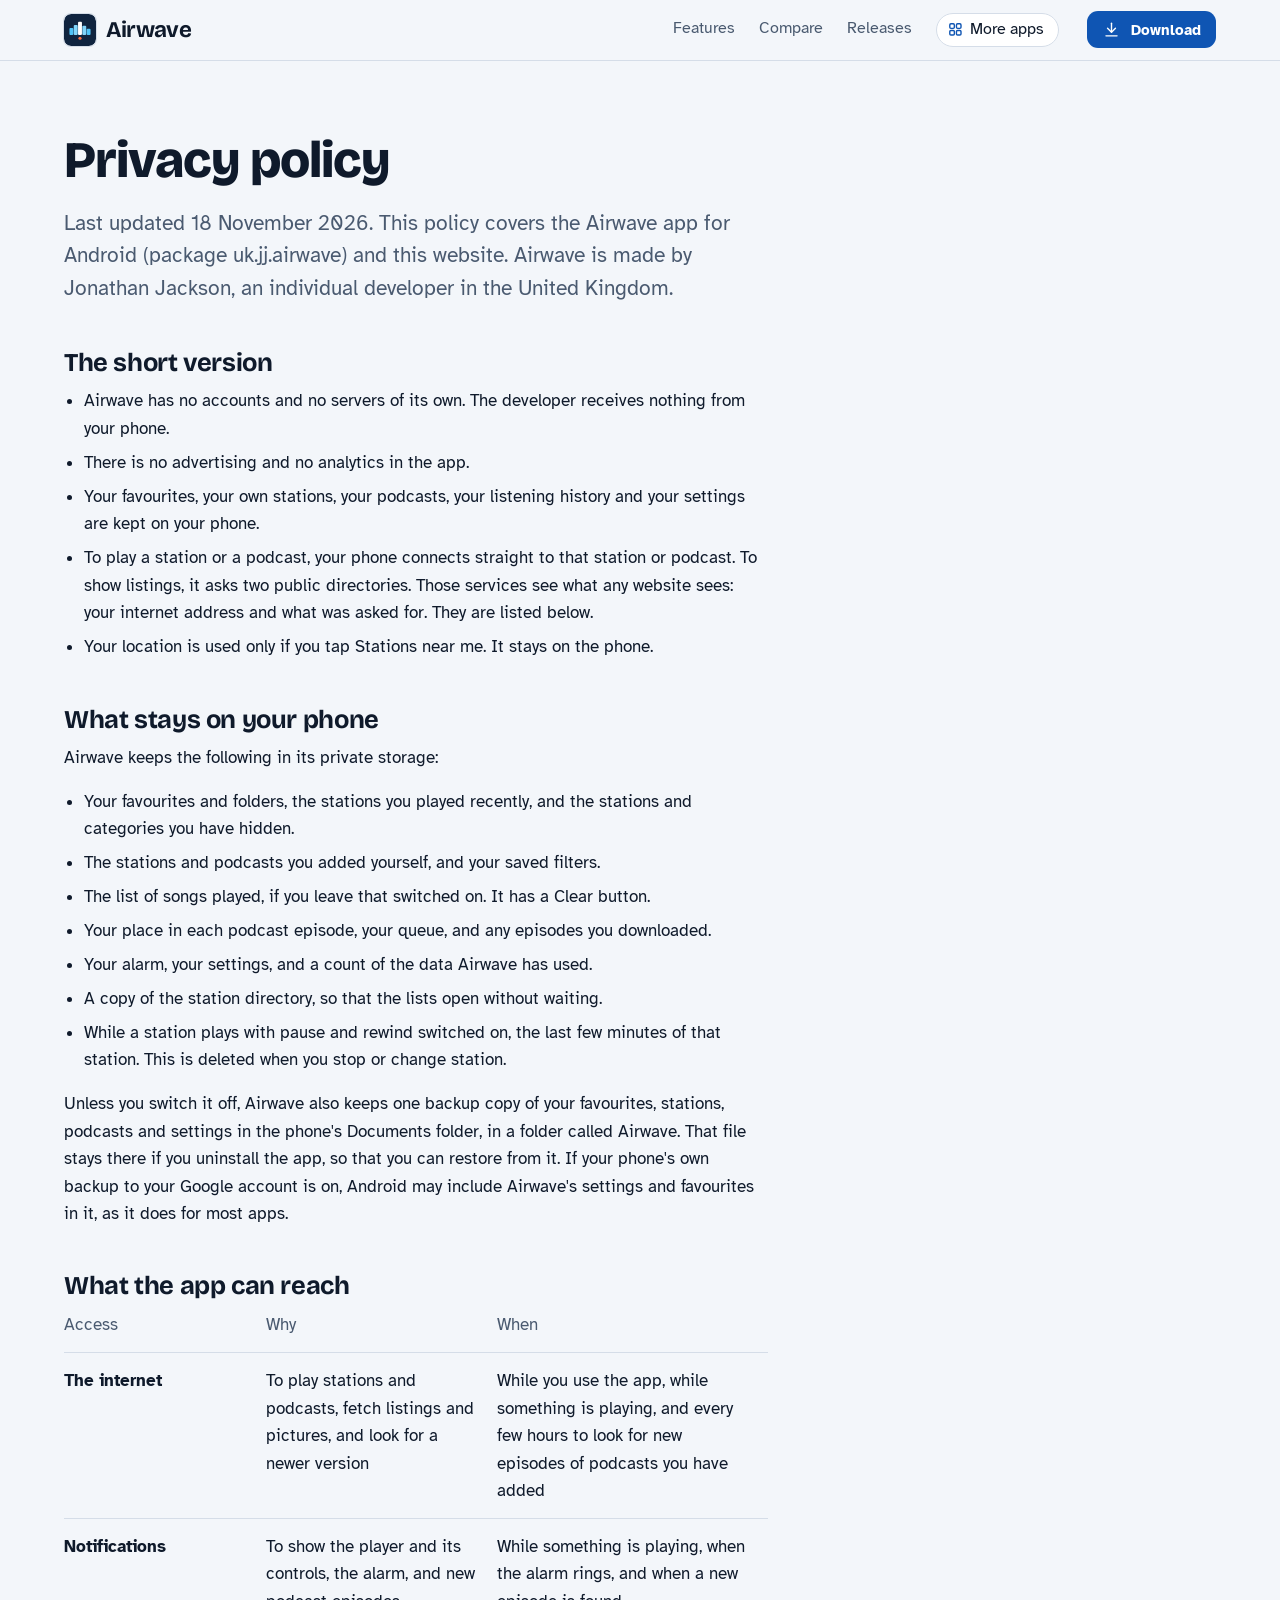
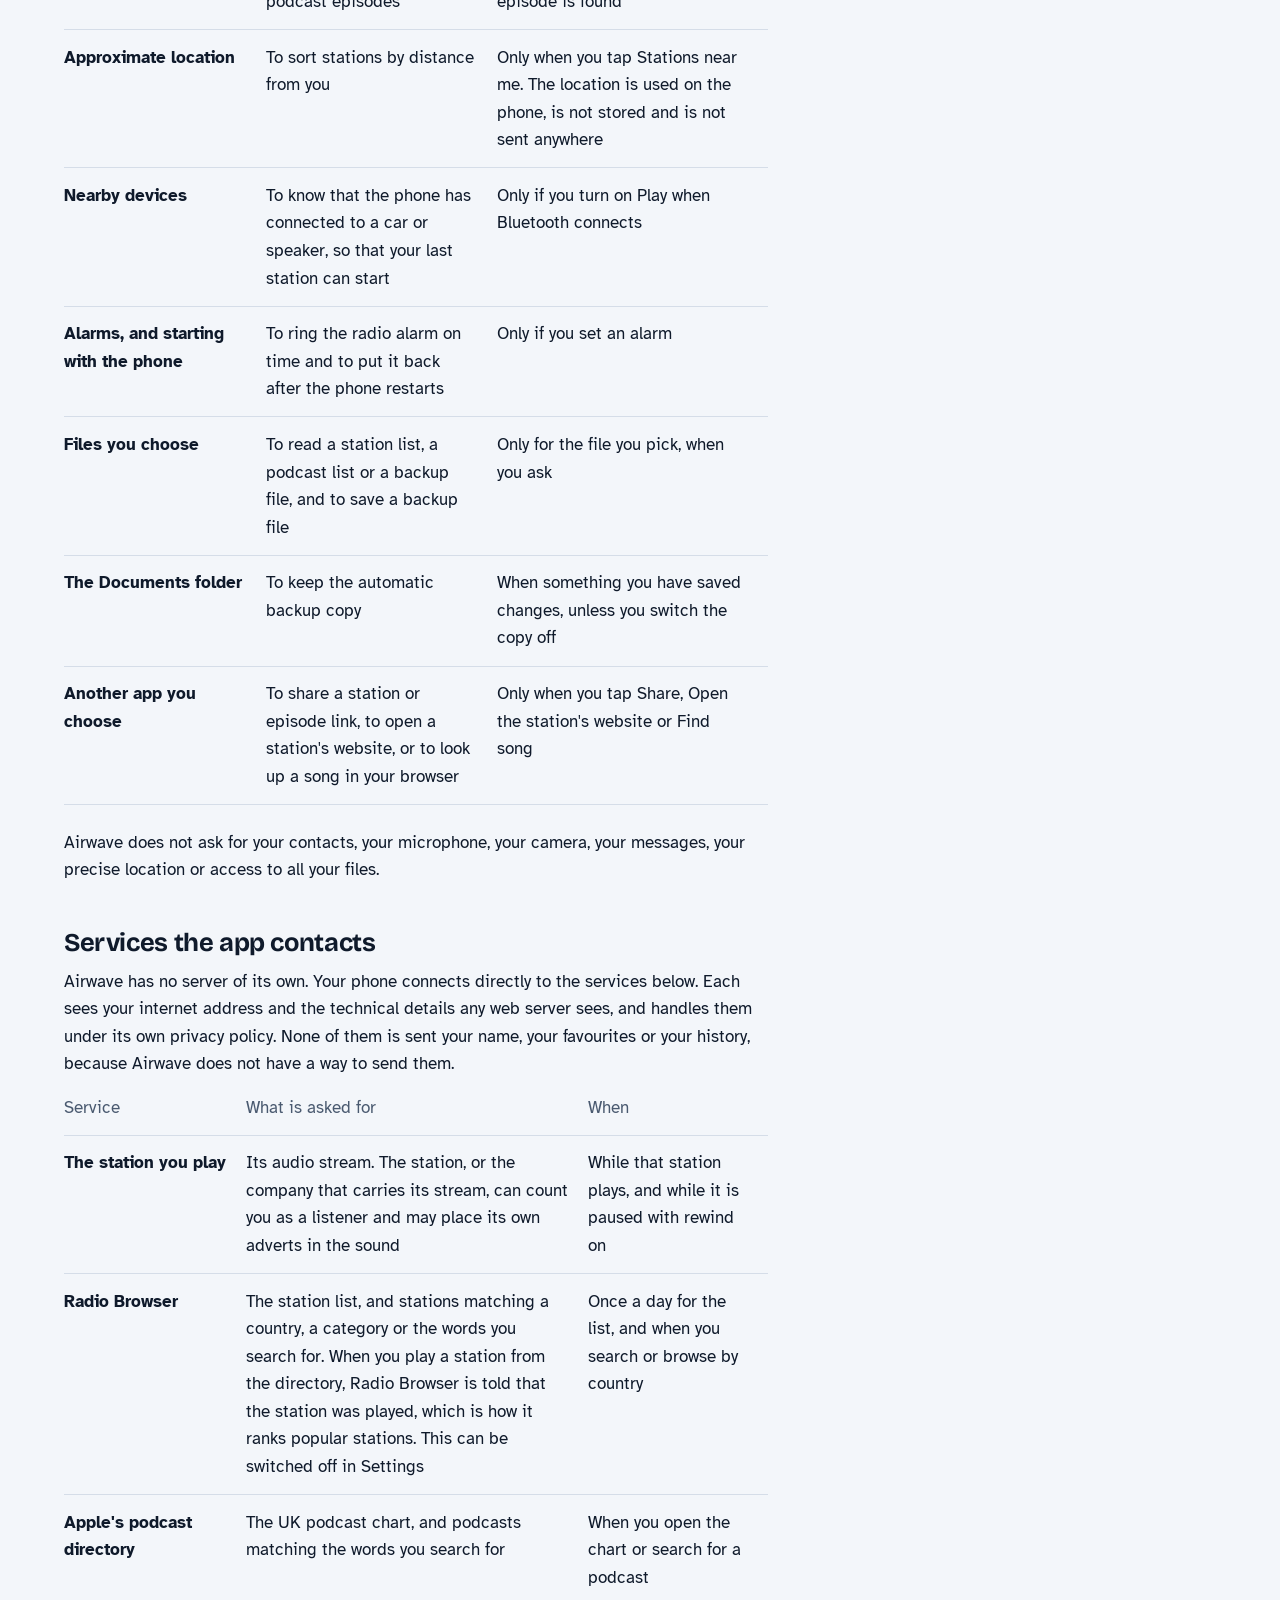
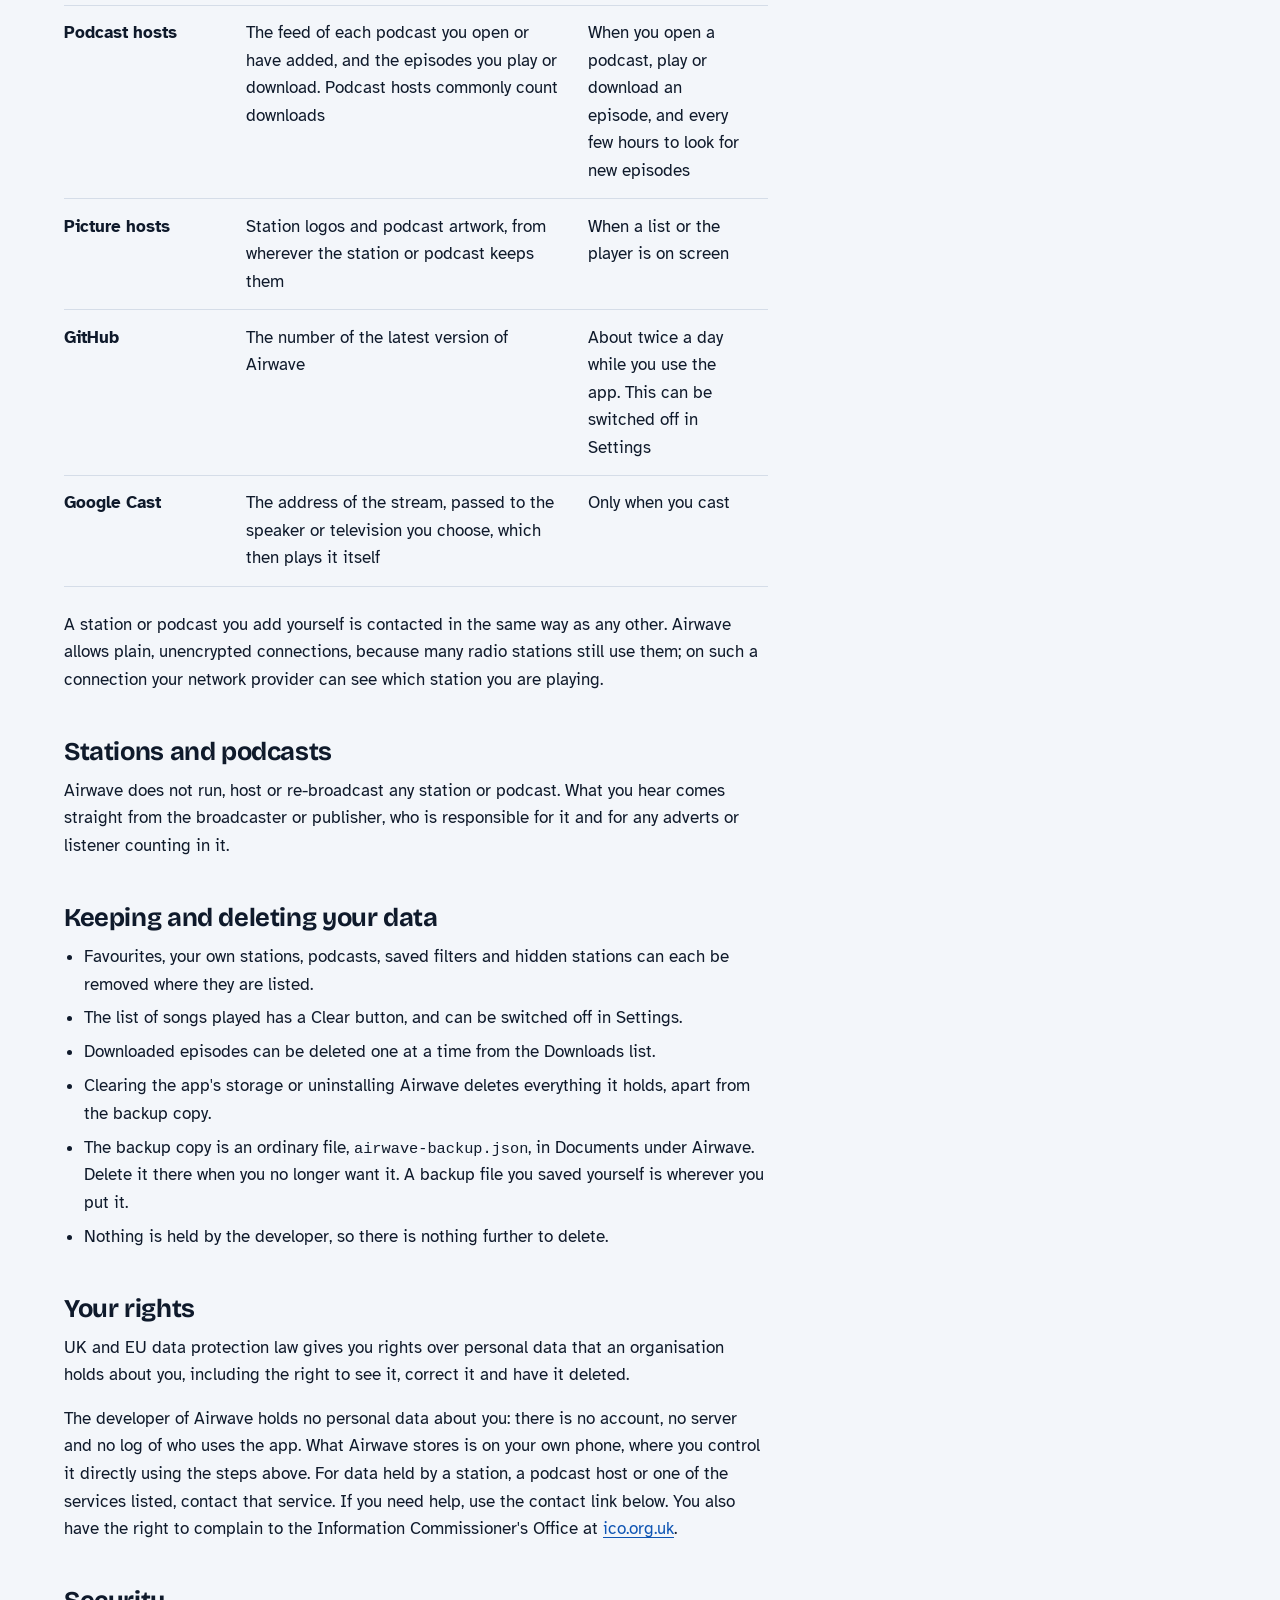
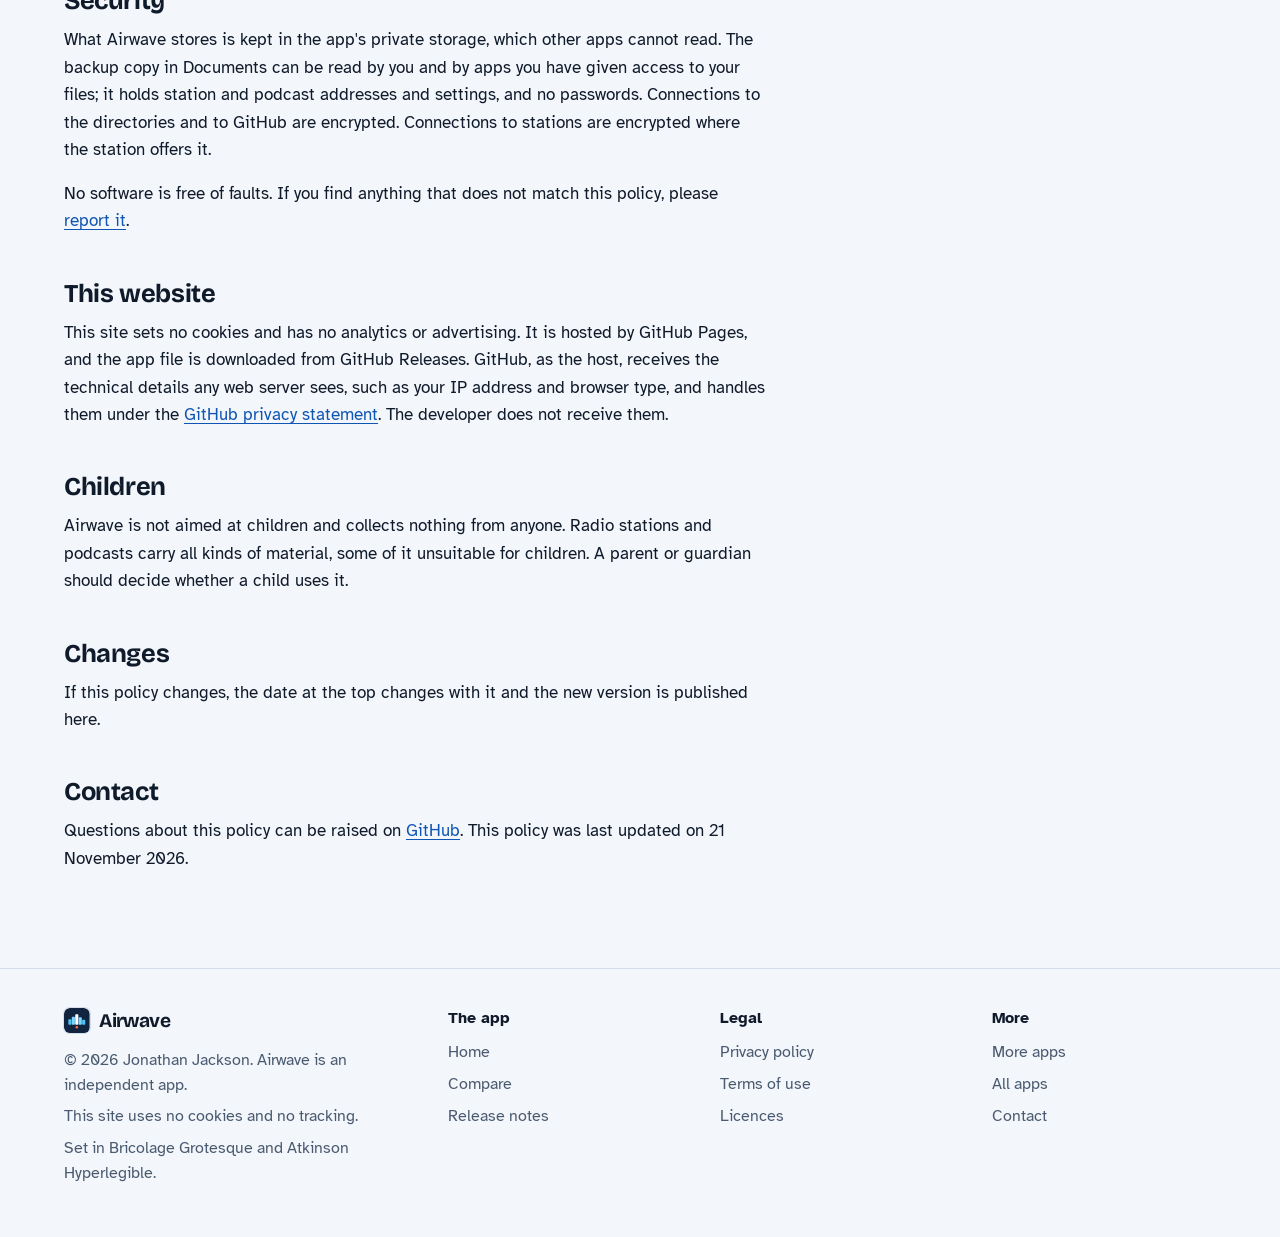
<file: privacy.html>
<!DOCTYPE html>
<html lang="en-GB">
<head>
<meta charset="utf-8">
<meta name="viewport" content="width=device-width, initial-scale=1">
<title>Airwave privacy policy</title>
<meta name="description" content="What Airwave does with your information: in short, it stays on your phone.">
<meta name="author" content="Jonathan Jackson">
<link rel="canonical" href="https://customgpter.github.io/airwave/privacy.html">
<meta name="theme-color" content="#f3f6fa" media="(prefers-color-scheme: light)">
<meta name="theme-color" content="#0a0f16" media="(prefers-color-scheme: dark)">
<meta property="og:type" content="website">
<meta property="og:site_name" content="Airwave">
<meta property="og:title" content="Airwave privacy policy">
<meta property="og:description" content="What Airwave does with your information: in short, it stays on your phone.">
<meta property="og:url" content="https://customgpter.github.io/airwave/privacy.html">
<meta property="og:image" content="https://customgpter.github.io/airwave/assets/og.png">
<meta property="og:image:width" content="1200">
<meta property="og:image:height" content="630">
<meta property="og:image:alt" content="Airwave&#x27;s Home tab with favourite UK radio stations as tiles">
<meta property="og:locale" content="en_GB">
<meta name="twitter:card" content="summary_large_image">
<link rel="icon" href="./assets/favicon.svg" type="image/svg+xml">
<link rel="apple-touch-icon" href="./assets/apple-touch-icon.png">
<link rel="preload" href="./assets/fonts/bricolage-grotesque-latin.woff2" as="font" type="font/woff2" crossorigin>
<link rel="preload" href="./assets/fonts/atkinson-hyperlegible-latin-400-normal.woff2" as="font" type="font/woff2" crossorigin>
<link rel="stylesheet" href="./assets/site.css?v=1">
<link rel="stylesheet" href="./assets/house.css?v=1">
<link rel="stylesheet" href="./assets/apps-list.css?v=1">
<script src="./assets/apps-list.js?v=1" defer></script>
</head>
<body>
<a class="skip" href="#main">Skip to content</a>
<header class="masthead">
<div class="wrap">
<a class="brand" href="./" aria-label="Airwave home"><svg viewBox="0 0 108 108" aria-hidden="true"><rect width="108" height="108" rx="24" fill="#10243f"/><g transform="translate(54 54) scale(1.32) translate(-56 -55)"><rect x="29" y="50" width="10" height="18" rx="2.5" fill="#4fc3f7"/><rect x="40" y="42" width="10" height="26" rx="2.5" fill="#81d4fa"/><rect x="51" y="34" width="10" height="34" rx="2.5" fill="#fff"/><rect x="62" y="44" width="10" height="24" rx="2.5" fill="#81d4fa"/><rect x="73" y="52" width="10" height="16" rx="2.5" fill="#4fc3f7"/><circle cx="56" cy="76" r="4" fill="#ff7043"/></g></svg><span>Airwave</span></a>
<nav aria-label="Main"><ul><li><a href="./#features">Features</a></li><li><a href="./compare.html">Compare</a></li><li><a href="./releases.html">Releases</a></li><li><a class="more-apps" href="./more-apps.html"><svg class="ico" viewBox="0 0 24 24" aria-hidden="true"><rect x="4" y="4" width="6.5" height="6.5" rx="1.6"/><rect x="13.5" y="4" width="6.5" height="6.5" rx="1.6"/><rect x="4" y="13.5" width="6.5" height="6.5" rx="1.6"/><rect x="13.5" y="13.5" width="6.5" height="6.5" rx="1.6"/></svg>More apps</a></li></ul></nav>
<a class="button small" href="https://github.com/CustomGPTer/airwave/releases/latest/download/Airwave.apk"><svg class="ico" viewBox="0 0 24 24" aria-hidden="true"><path d="M12 4v11"/><path d="M7 10.5l5 5 5-5"/><path d="M5 20h14"/></svg>Download</a>
</div>
</header>
<main id="main" class="doc">
<div class="wrap">
<div class="measure">
<h1>Privacy policy</h1>
<p class="lede">Last updated 18 November 2026. This policy covers the Airwave app for Android (package uk.jj.airwave) and this website. Airwave is made by Jonathan Jackson, an individual developer in the United Kingdom.</p>
<h2 id="short">The short version</h2><ul>
<li>Airwave has no accounts and no servers of its own. The developer receives nothing from your phone.</li>
<li>There is no advertising and no analytics in the app.</li>
<li>Your favourites, your own stations, your podcasts, your listening history and your settings are kept on your phone.</li>
<li>To play a station or a podcast, your phone connects straight to that station or podcast. To show listings, it asks two public directories. Those services see what any website sees: your internet address and what was asked for. They are listed below.</li>
<li>Your location is used only if you tap Stations near me. It stays on the phone.</li>
</ul><h2 id="stays">What stays on your phone</h2><p>Airwave keeps the following in its private storage:</p>
<ul>
<li>Your favourites and folders, the stations you played recently, and the stations and categories you have hidden.</li>
<li>The stations and podcasts you added yourself, and your saved filters.</li>
<li>The list of songs played, if you leave that switched on. It has a Clear button.</li>
<li>Your place in each podcast episode, your queue, and any episodes you downloaded.</li>
<li>Your alarm, your settings, and a count of the data Airwave has used.</li>
<li>A copy of the station directory, so that the lists open without waiting.</li>
<li>While a station plays with pause and rewind switched on, the last few minutes of that station. This is deleted when you stop or change station.</li>
</ul>
<p>Unless you switch it off, Airwave also keeps one backup copy of your favourites, stations, podcasts and settings in the phone's Documents folder, in a folder called Airwave. That file stays there if you uninstall the app, so that you can restore from it. If your phone's own backup to your Google account is on, Android may include Airwave's settings and favourites in it, as it does for most apps.</p><h2 id="reach">What the app can reach</h2><table>
<thead><tr><th scope="col">Access</th><th scope="col">Why</th><th scope="col">When</th></tr></thead>
<tbody>
<tr><th scope="row">The internet</th><td>To play stations and podcasts, fetch listings and pictures, and look for a newer version</td><td>While you use the app, while something is playing, and every few hours to look for new episodes of podcasts you have added</td></tr>
<tr><th scope="row">Notifications</th><td>To show the player and its controls, the alarm, and new podcast episodes</td><td>While something is playing, when the alarm rings, and when a new episode is found</td></tr>
<tr><th scope="row">Approximate location</th><td>To sort stations by distance from you</td><td>Only when you tap Stations near me. The location is used on the phone, is not stored and is not sent anywhere</td></tr>
<tr><th scope="row">Nearby devices</th><td>To know that the phone has connected to a car or speaker, so that your last station can start</td><td>Only if you turn on Play when Bluetooth connects</td></tr>
<tr><th scope="row">Alarms, and starting with the phone</th><td>To ring the radio alarm on time and to put it back after the phone restarts</td><td>Only if you set an alarm</td></tr>
<tr><th scope="row">Files you choose</th><td>To read a station list, a podcast list or a backup file, and to save a backup file</td><td>Only for the file you pick, when you ask</td></tr>
<tr><th scope="row">The Documents folder</th><td>To keep the automatic backup copy</td><td>When something you have saved changes, unless you switch the copy off</td></tr>
<tr><th scope="row">Another app you choose</th><td>To share a station or episode link, to open a station's website, or to look up a song in your browser</td><td>Only when you tap Share, Open the station's website or Find song</td></tr>
</tbody>
</table>
<p class="after-table">Airwave does not ask for your contacts, your microphone, your camera, your messages, your precise location or access to all your files.</p><h2 id="services">Services the app contacts</h2><p>Airwave has no server of its own. Your phone connects directly to the services below. Each sees your internet address and the technical details any web server sees, and handles them under its own privacy policy. None of them is sent your name, your favourites or your history, because Airwave does not have a way to send them.</p>
<table>
<thead><tr><th scope="col">Service</th><th scope="col">What is asked for</th><th scope="col">When</th></tr></thead>
<tbody>
<tr><th scope="row">The station you play</th><td>Its audio stream. The station, or the company that carries its stream, can count you as a listener and may place its own adverts in the sound</td><td>While that station plays, and while it is paused with rewind on</td></tr>
<tr><th scope="row">Radio Browser</th><td>The station list, and stations matching a country, a category or the words you search for. When you play a station from the directory, Radio Browser is told that the station was played, which is how it ranks popular stations. This can be switched off in Settings</td><td>Once a day for the list, and when you search or browse by country</td></tr>
<tr><th scope="row">Apple's podcast directory</th><td>The UK podcast chart, and podcasts matching the words you search for</td><td>When you open the chart or search for a podcast</td></tr>
<tr><th scope="row">Podcast hosts</th><td>The feed of each podcast you open or have added, and the episodes you play or download. Podcast hosts commonly count downloads</td><td>When you open a podcast, play or download an episode, and every few hours to look for new episodes</td></tr>
<tr><th scope="row">Picture hosts</th><td>Station logos and podcast artwork, from wherever the station or podcast keeps them</td><td>When a list or the player is on screen</td></tr>
<tr><th scope="row">GitHub</th><td>The number of the latest version of Airwave</td><td>About twice a day while you use the app. This can be switched off in Settings</td></tr>
<tr><th scope="row">Google Cast</th><td>The address of the stream, passed to the speaker or television you choose, which then plays it itself</td><td>Only when you cast</td></tr>
</tbody>
</table>
<p class="after-table">A station or podcast you add yourself is contacted in the same way as any other. Airwave allows plain, unencrypted connections, because many radio stations still use them; on such a connection your network provider can see which station you are playing.</p><h2 id="others">Stations and podcasts</h2><p>Airwave does not run, host or re-broadcast any station or podcast. What you hear comes straight from the broadcaster or publisher, who is responsible for it and for any adverts or listener counting in it.</p><h2 id="deleting">Keeping and deleting your data</h2><ul>
<li>Favourites, your own stations, podcasts, saved filters and hidden stations can each be removed where they are listed.</li>
<li>The list of songs played has a Clear button, and can be switched off in Settings.</li>
<li>Downloaded episodes can be deleted one at a time from the Downloads list.</li>
<li>Clearing the app's storage or uninstalling Airwave deletes everything it holds, apart from the backup copy.</li>
<li>The backup copy is an ordinary file, <code>airwave-backup.json</code>, in Documents under Airwave. Delete it there when you no longer want it. A backup file you saved yourself is wherever you put it.</li>
<li>Nothing is held by the developer, so there is nothing further to delete.</li>
</ul><h2 id="rights">Your rights</h2><p>UK and EU data protection law gives you rights over personal data that an organisation holds about you, including the right to see it, correct it and have it deleted.</p>
<p>The developer of Airwave holds no personal data about you: there is no account, no server and no log of who uses the app. What Airwave stores is on your own phone, where you control it directly using the steps above. For data held by a station, a podcast host or one of the services listed, contact that service. If you need help, use the contact link below. You also have the right to complain to the Information Commissioner's Office at <a href="https://ico.org.uk/">ico.org.uk</a>.</p><h2 id="security">Security</h2><p>What Airwave stores is kept in the app's private storage, which other apps cannot read. The backup copy in Documents can be read by you and by apps you have given access to your files; it holds station and podcast addresses and settings, and no passwords. Connections to the directories and to GitHub are encrypted. Connections to stations are encrypted where the station offers it.</p>
<p>No software is free of faults. If you find anything that does not match this policy, please <a href="https://github.com/CustomGPTer/airwave/issues">report it</a>.</p><h2 id="website">This website</h2><p>This site sets no cookies and has no analytics or advertising. It is hosted by GitHub Pages, and the app file is downloaded from GitHub Releases. GitHub, as the host, receives the technical details any web server sees, such as your IP address and browser type, and handles them under the <a href="https://docs.github.com/en/site-policy/privacy-policies/github-general-privacy-statement">GitHub privacy statement</a>. The developer does not receive them.</p><h2 id="children">Children</h2><p>Airwave is not aimed at children and collects nothing from anyone. Radio stations and podcasts carry all kinds of material, some of it unsuitable for children. A parent or guardian should decide whether a child uses it.</p><h2 id="changes">Changes</h2><p>If this policy changes, the date at the top changes with it and the new version is published here.</p>
<h2 id="contact">Contact</h2>
<p>Questions about this policy can be raised on <a href="https://github.com/CustomGPTer/airwave/issues">GitHub</a>. This policy was last updated on 21 November 2026.</p>
</div>
</div>
</main>
<footer class="colophon">
<div class="wrap">
<div>
<a class="brand" href="./" aria-label="Airwave home"><svg viewBox="0 0 108 108" aria-hidden="true"><rect width="108" height="108" rx="24" fill="#10243f"/><g transform="translate(54 54) scale(1.32) translate(-56 -55)"><rect x="29" y="50" width="10" height="18" rx="2.5" fill="#4fc3f7"/><rect x="40" y="42" width="10" height="26" rx="2.5" fill="#81d4fa"/><rect x="51" y="34" width="10" height="34" rx="2.5" fill="#fff"/><rect x="62" y="44" width="10" height="24" rx="2.5" fill="#81d4fa"/><rect x="73" y="52" width="10" height="16" rx="2.5" fill="#4fc3f7"/><circle cx="56" cy="76" r="4" fill="#ff7043"/></g></svg><span>Airwave</span></a>
<p>&copy; 2026 Jonathan Jackson. Airwave is an independent app.</p>
<p>This site uses no cookies and no tracking.</p>
<p>Set in Bricolage Grotesque and Atkinson Hyperlegible.</p>
</div>
<nav aria-label="The app"><h2>The app</h2><ul>
<li><a href="./">Home</a></li>
<li><a href="./compare.html">Compare</a></li>
<li><a href="./releases.html">Release notes</a></li>
</ul></nav>
<nav aria-label="Legal"><h2>Legal</h2><ul>
<li><a href="./privacy.html">Privacy policy</a></li>
<li><a href="./terms.html">Terms of use</a></li>
<li><a href="./licences.html">Licences</a></li>
</ul></nav>
<nav aria-label="More"><h2>More</h2><ul>
<li><a href="./more-apps.html">More apps</a></li>
<li><a href="https://customgpter.github.io/">All apps</a></li>
<li><a href="https://github.com/CustomGPTer/airwave/issues">Contact</a></li>
</ul></nav>
</div>
</footer>
</body>
</html>
</file>
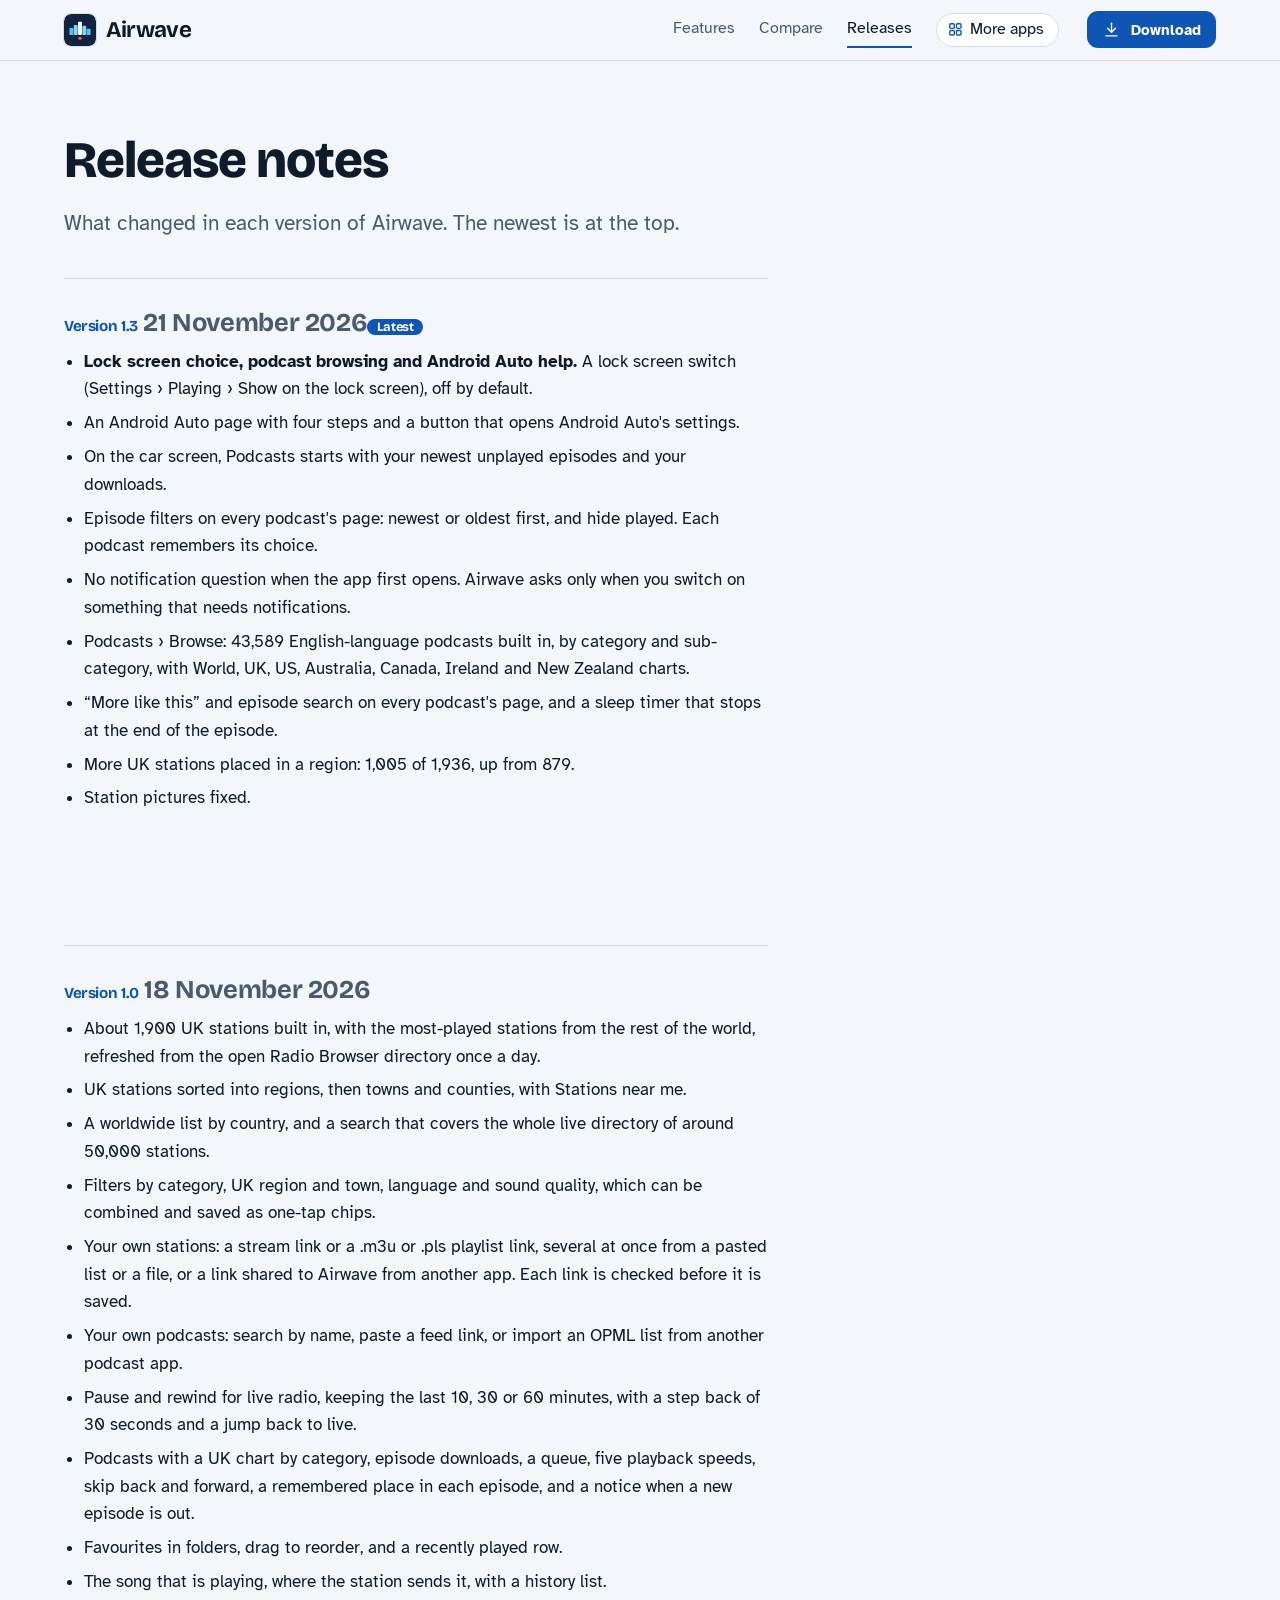
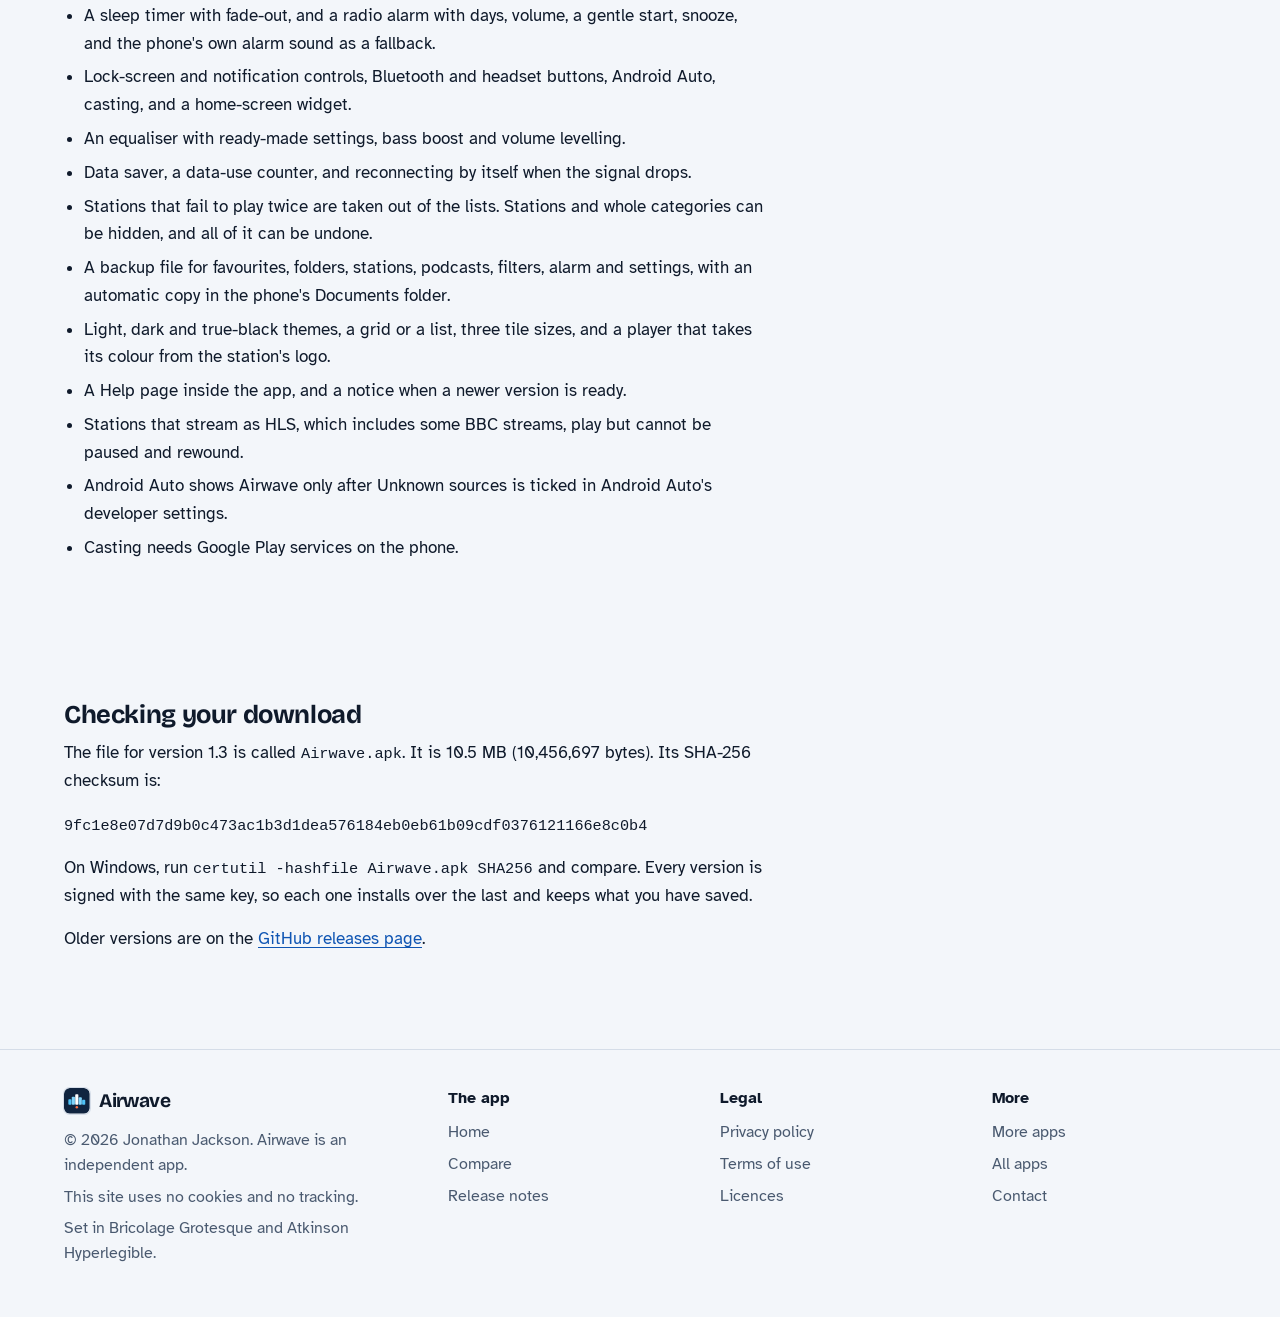
<file: releases.html>
<!DOCTYPE html>
<html lang="en-GB">
<head>
<meta charset="utf-8">
<meta name="viewport" content="width=device-width, initial-scale=1">
<title>Airwave release notes</title>
<meta name="description" content="What changed in each version of Airwave, with the file size and checksum to check your download.">
<meta name="author" content="Jonathan Jackson">
<link rel="canonical" href="https://customgpter.github.io/airwave/releases.html">
<meta name="theme-color" content="#f3f6fa" media="(prefers-color-scheme: light)">
<meta name="theme-color" content="#0a0f16" media="(prefers-color-scheme: dark)">
<meta property="og:type" content="website">
<meta property="og:site_name" content="Airwave">
<meta property="og:title" content="Airwave release notes">
<meta property="og:description" content="What changed in each version of Airwave, with the file size and checksum to check your download.">
<meta property="og:url" content="https://customgpter.github.io/airwave/releases.html">
<meta property="og:image" content="https://customgpter.github.io/airwave/assets/og.png">
<meta property="og:image:width" content="1200">
<meta property="og:image:height" content="630">
<meta property="og:image:alt" content="Airwave&#x27;s Home tab with favourite UK radio stations as tiles">
<meta property="og:locale" content="en_GB">
<meta name="twitter:card" content="summary_large_image">
<link rel="icon" href="./assets/favicon.svg" type="image/svg+xml">
<link rel="apple-touch-icon" href="./assets/apple-touch-icon.png">
<link rel="preload" href="./assets/fonts/bricolage-grotesque-latin.woff2" as="font" type="font/woff2" crossorigin>
<link rel="preload" href="./assets/fonts/atkinson-hyperlegible-latin-400-normal.woff2" as="font" type="font/woff2" crossorigin>
<link rel="stylesheet" href="./assets/site.css?v=1">
<link rel="stylesheet" href="./assets/house.css?v=1">
<link rel="stylesheet" href="./assets/apps-list.css?v=1">
<script src="./assets/apps-list.js?v=1" defer></script>
</head>
<body>
<a class="skip" href="#main">Skip to content</a>
<header class="masthead">
<div class="wrap">
<a class="brand" href="./" aria-label="Airwave home"><svg viewBox="0 0 108 108" aria-hidden="true"><rect width="108" height="108" rx="24" fill="#10243f"/><g transform="translate(54 54) scale(1.32) translate(-56 -55)"><rect x="29" y="50" width="10" height="18" rx="2.5" fill="#4fc3f7"/><rect x="40" y="42" width="10" height="26" rx="2.5" fill="#81d4fa"/><rect x="51" y="34" width="10" height="34" rx="2.5" fill="#fff"/><rect x="62" y="44" width="10" height="24" rx="2.5" fill="#81d4fa"/><rect x="73" y="52" width="10" height="16" rx="2.5" fill="#4fc3f7"/><circle cx="56" cy="76" r="4" fill="#ff7043"/></g></svg><span>Airwave</span></a>
<nav aria-label="Main"><ul><li><a href="./#features">Features</a></li><li><a href="./compare.html">Compare</a></li><li><a href="./releases.html" aria-current="page">Releases</a></li><li><a class="more-apps" href="./more-apps.html"><svg class="ico" viewBox="0 0 24 24" aria-hidden="true"><rect x="4" y="4" width="6.5" height="6.5" rx="1.6"/><rect x="13.5" y="4" width="6.5" height="6.5" rx="1.6"/><rect x="4" y="13.5" width="6.5" height="6.5" rx="1.6"/><rect x="13.5" y="13.5" width="6.5" height="6.5" rx="1.6"/></svg>More apps</a></li></ul></nav>
<a class="button small" href="https://github.com/CustomGPTer/airwave/releases/latest/download/Airwave.apk"><svg class="ico" viewBox="0 0 24 24" aria-hidden="true"><path d="M12 4v11"/><path d="M7 10.5l5 5 5-5"/><path d="M5 20h14"/></svg>Download</a>
</div>
</header>
<main id="main" class="doc">
<div class="wrap">
<div class="measure">
<h1>Release notes</h1>
<p class="lede">What changed in each version of Airwave. The newest is at the top.</p>
<section class="release" id="v1.3"><h2><span class="ver">Version 1.3</span> <span class="when">21 November 2026</span><span class="tag">Latest</span></h2><ul><li><b>Lock screen choice, podcast browsing and Android Auto help.</b> A lock screen switch (Settings › Playing › Show on the lock screen), off by default.</li><li>An Android Auto page with four steps and a button that opens Android Auto's settings.</li><li>On the car screen, Podcasts starts with your newest unplayed episodes and your downloads.</li><li>Episode filters on every podcast's page: newest or oldest first, and hide played. Each podcast remembers its choice.</li><li>No notification question when the app first opens. Airwave asks only when you switch on something that needs notifications.</li><li>Podcasts › Browse: 43,589 English-language podcasts built in, by category and sub-category, with World, UK, US, Australia, Canada, Ireland and New Zealand charts.</li><li>&ldquo;More like this&rdquo; and episode search on every podcast's page, and a sleep timer that stops at the end of the episode.</li><li>More UK stations placed in a region: 1,005 of 1,936, up from 879.</li><li>Station pictures fixed.</li></ul></section>
<section class="release" id="v1.0"><h2><span class="ver">Version 1.0</span> <span class="when">18 November 2026</span></h2><ul><li>About 1,900 UK stations built in, with the most-played stations from the rest of the world, refreshed from the open Radio Browser directory once a day.</li><li>UK stations sorted into regions, then towns and counties, with Stations near me.</li><li>A worldwide list by country, and a search that covers the whole live directory of around 50,000 stations.</li><li>Filters by category, UK region and town, language and sound quality, which can be combined and saved as one-tap chips.</li><li>Your own stations: a stream link or a .m3u or .pls playlist link, several at once from a pasted list or a file, or a link shared to Airwave from another app. Each link is checked before it is saved.</li><li>Your own podcasts: search by name, paste a feed link, or import an OPML list from another podcast app.</li><li>Pause and rewind for live radio, keeping the last 10, 30 or 60 minutes, with a step back of 30 seconds and a jump back to live.</li><li>Podcasts with a UK chart by category, episode downloads, a queue, five playback speeds, skip back and forward, a remembered place in each episode, and a notice when a new episode is out.</li><li>Favourites in folders, drag to reorder, and a recently played row.</li><li>The song that is playing, where the station sends it, with a history list.</li><li>A sleep timer with fade-out, and a radio alarm with days, volume, a gentle start, snooze, and the phone's own alarm sound as a fallback.</li><li>Lock-screen and notification controls, Bluetooth and headset buttons, Android Auto, casting, and a home-screen widget.</li><li>An equaliser with ready-made settings, bass boost and volume levelling.</li><li>Data saver, a data-use counter, and reconnecting by itself when the signal drops.</li><li>Stations that fail to play twice are taken out of the lists. Stations and whole categories can be hidden, and all of it can be undone.</li><li>A backup file for favourites, folders, stations, podcasts, filters, alarm and settings, with an automatic copy in the phone's Documents folder.</li><li>Light, dark and true-black themes, a grid or a list, three tile sizes, and a player that takes its colour from the station's logo.</li><li>A Help page inside the app, and a notice when a newer version is ready.</li><li>Stations that stream as HLS, which includes some BBC streams, play but cannot be paused and rewound.</li><li>Android Auto shows Airwave only after Unknown sources is ticked in Android Auto's developer settings.</li><li>Casting needs Google Play services on the phone.</li></ul></section>
<h2 id="checking">Checking your download</h2>
<p>The file for version 1.3 is called <code>Airwave.apk</code>. It is 10.5 MB (10,456,697 bytes). Its SHA-256 checksum is:</p>
<p><code class="sum">9fc1e8e07d7d9b0c473ac1b3d1dea576184eb0eb61b09cdf0376121166e8c0b4</code></p>
<p>On Windows, run <code>certutil -hashfile Airwave.apk SHA256</code> and compare. Every version is signed with the same key, so each one installs over the last and keeps what you have saved.</p>
<p>Older versions are on the <a href="https://github.com/CustomGPTer/airwave/releases">GitHub releases page</a>.</p>
</div>
</div>
</main>
<footer class="colophon">
<div class="wrap">
<div>
<a class="brand" href="./" aria-label="Airwave home"><svg viewBox="0 0 108 108" aria-hidden="true"><rect width="108" height="108" rx="24" fill="#10243f"/><g transform="translate(54 54) scale(1.32) translate(-56 -55)"><rect x="29" y="50" width="10" height="18" rx="2.5" fill="#4fc3f7"/><rect x="40" y="42" width="10" height="26" rx="2.5" fill="#81d4fa"/><rect x="51" y="34" width="10" height="34" rx="2.5" fill="#fff"/><rect x="62" y="44" width="10" height="24" rx="2.5" fill="#81d4fa"/><rect x="73" y="52" width="10" height="16" rx="2.5" fill="#4fc3f7"/><circle cx="56" cy="76" r="4" fill="#ff7043"/></g></svg><span>Airwave</span></a>
<p>&copy; 2026 Jonathan Jackson. Airwave is an independent app.</p>
<p>This site uses no cookies and no tracking.</p>
<p>Set in Bricolage Grotesque and Atkinson Hyperlegible.</p>
</div>
<nav aria-label="The app"><h2>The app</h2><ul>
<li><a href="./">Home</a></li>
<li><a href="./compare.html">Compare</a></li>
<li><a href="./releases.html">Release notes</a></li>
</ul></nav>
<nav aria-label="Legal"><h2>Legal</h2><ul>
<li><a href="./privacy.html">Privacy policy</a></li>
<li><a href="./terms.html">Terms of use</a></li>
<li><a href="./licences.html">Licences</a></li>
</ul></nav>
<nav aria-label="More"><h2>More</h2><ul>
<li><a href="./more-apps.html">More apps</a></li>
<li><a href="https://customgpter.github.io/">All apps</a></li>
<li><a href="https://github.com/CustomGPTer/airwave/issues">Contact</a></li>
</ul></nav>
</div>
</footer>
</body>
</html>
</file>
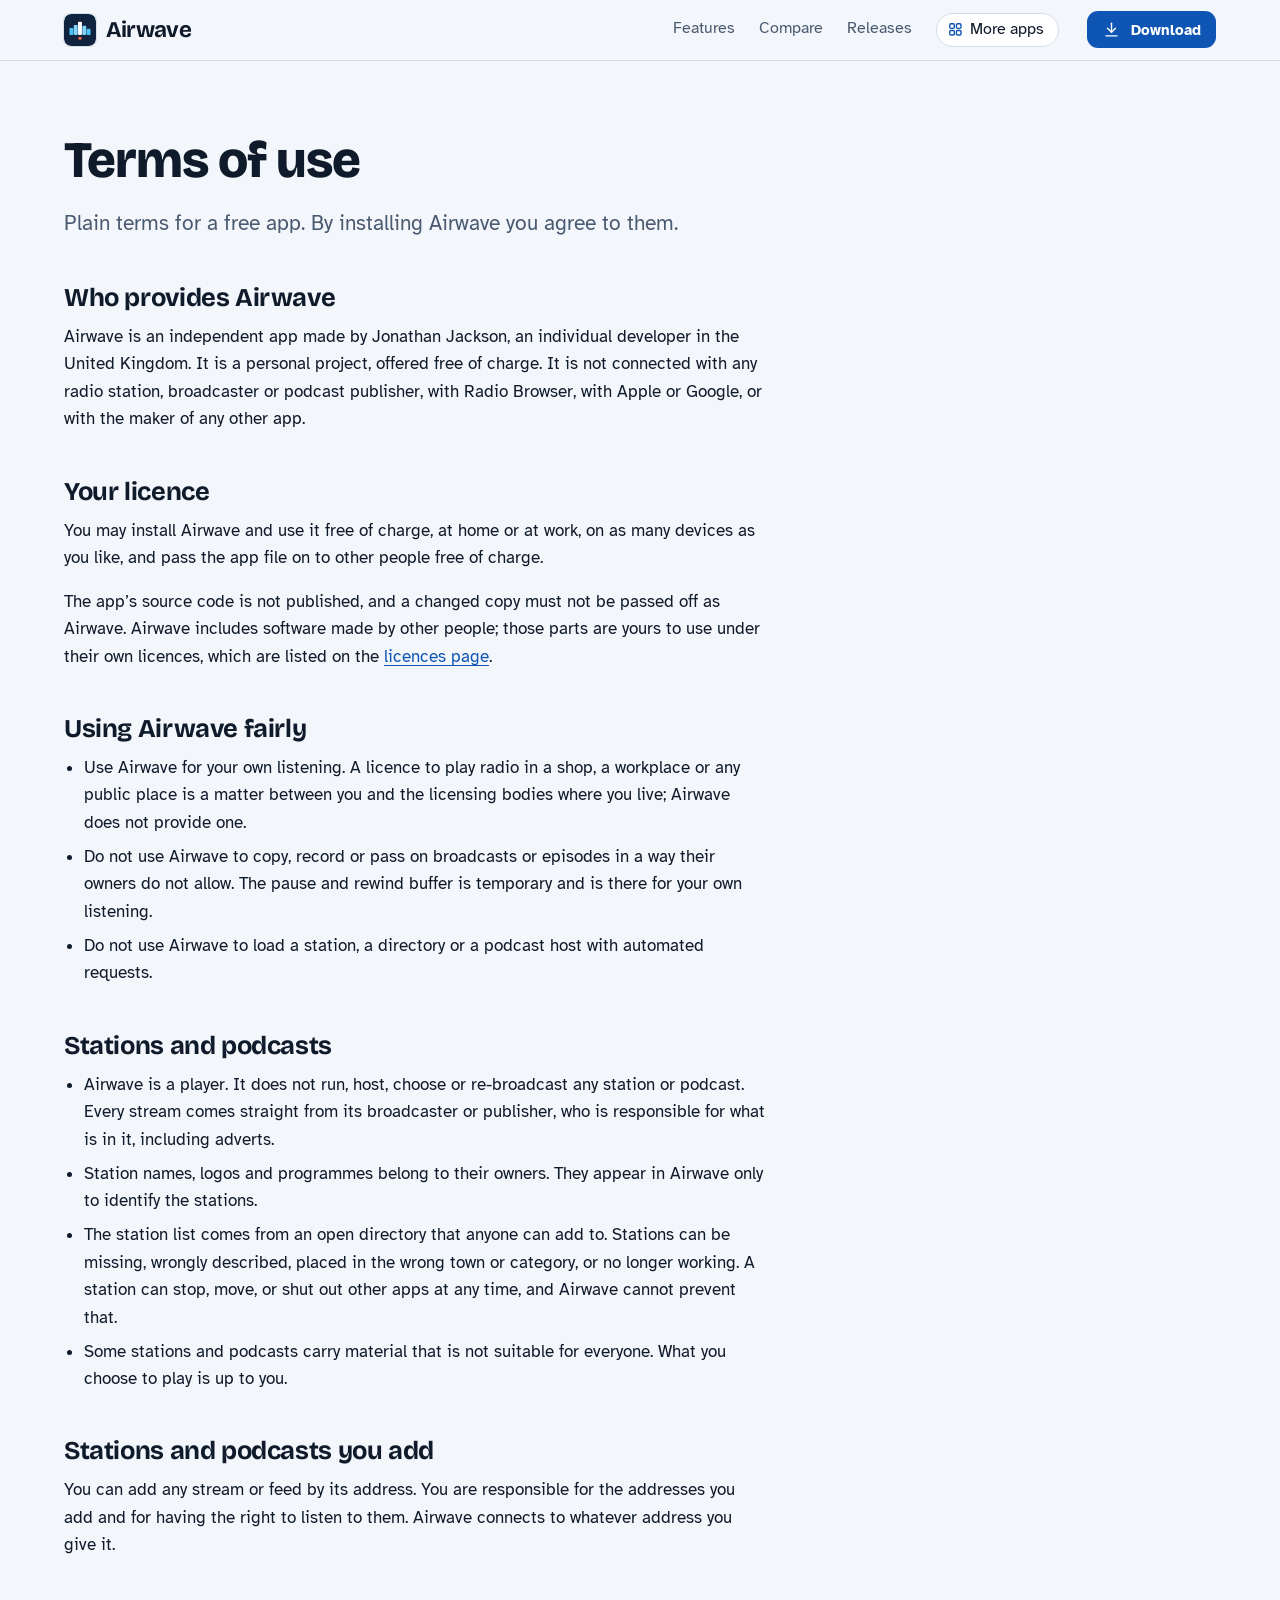
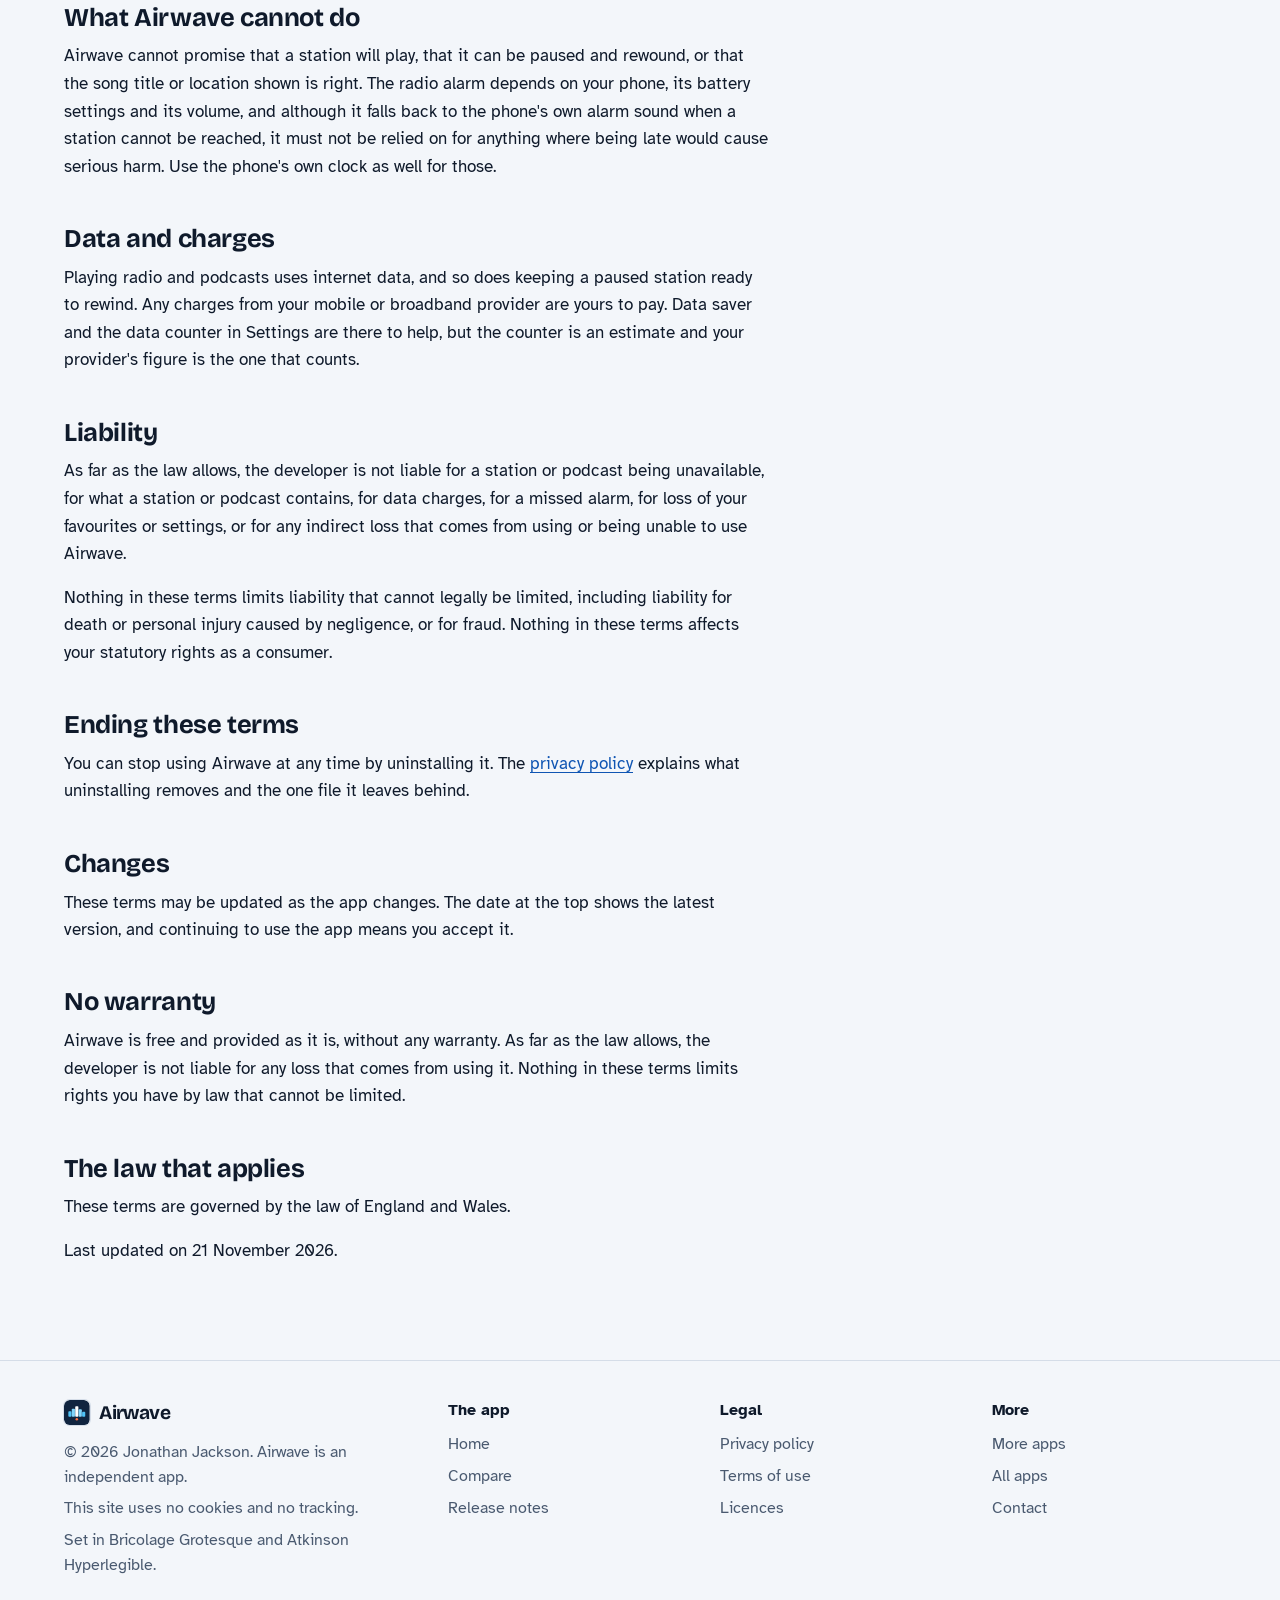
<file: terms.html>
<!DOCTYPE html>
<html lang="en-GB">
<head>
<meta charset="utf-8">
<meta name="viewport" content="width=device-width, initial-scale=1">
<title>Airwave terms of use</title>
<meta name="description" content="The terms for using Airwave.">
<meta name="author" content="Jonathan Jackson">
<link rel="canonical" href="https://customgpter.github.io/airwave/terms.html">
<meta name="theme-color" content="#f3f6fa" media="(prefers-color-scheme: light)">
<meta name="theme-color" content="#0a0f16" media="(prefers-color-scheme: dark)">
<meta property="og:type" content="website">
<meta property="og:site_name" content="Airwave">
<meta property="og:title" content="Airwave terms of use">
<meta property="og:description" content="The terms for using Airwave.">
<meta property="og:url" content="https://customgpter.github.io/airwave/terms.html">
<meta property="og:image" content="https://customgpter.github.io/airwave/assets/og.png">
<meta property="og:image:width" content="1200">
<meta property="og:image:height" content="630">
<meta property="og:image:alt" content="Airwave&#x27;s Home tab with favourite UK radio stations as tiles">
<meta property="og:locale" content="en_GB">
<meta name="twitter:card" content="summary_large_image">
<link rel="icon" href="./assets/favicon.svg" type="image/svg+xml">
<link rel="apple-touch-icon" href="./assets/apple-touch-icon.png">
<link rel="preload" href="./assets/fonts/bricolage-grotesque-latin.woff2" as="font" type="font/woff2" crossorigin>
<link rel="preload" href="./assets/fonts/atkinson-hyperlegible-latin-400-normal.woff2" as="font" type="font/woff2" crossorigin>
<link rel="stylesheet" href="./assets/site.css?v=1">
<link rel="stylesheet" href="./assets/house.css?v=1">
<link rel="stylesheet" href="./assets/apps-list.css?v=1">
<script src="./assets/apps-list.js?v=1" defer></script>
</head>
<body>
<a class="skip" href="#main">Skip to content</a>
<header class="masthead">
<div class="wrap">
<a class="brand" href="./" aria-label="Airwave home"><svg viewBox="0 0 108 108" aria-hidden="true"><rect width="108" height="108" rx="24" fill="#10243f"/><g transform="translate(54 54) scale(1.32) translate(-56 -55)"><rect x="29" y="50" width="10" height="18" rx="2.5" fill="#4fc3f7"/><rect x="40" y="42" width="10" height="26" rx="2.5" fill="#81d4fa"/><rect x="51" y="34" width="10" height="34" rx="2.5" fill="#fff"/><rect x="62" y="44" width="10" height="24" rx="2.5" fill="#81d4fa"/><rect x="73" y="52" width="10" height="16" rx="2.5" fill="#4fc3f7"/><circle cx="56" cy="76" r="4" fill="#ff7043"/></g></svg><span>Airwave</span></a>
<nav aria-label="Main"><ul><li><a href="./#features">Features</a></li><li><a href="./compare.html">Compare</a></li><li><a href="./releases.html">Releases</a></li><li><a class="more-apps" href="./more-apps.html"><svg class="ico" viewBox="0 0 24 24" aria-hidden="true"><rect x="4" y="4" width="6.5" height="6.5" rx="1.6"/><rect x="13.5" y="4" width="6.5" height="6.5" rx="1.6"/><rect x="4" y="13.5" width="6.5" height="6.5" rx="1.6"/><rect x="13.5" y="13.5" width="6.5" height="6.5" rx="1.6"/></svg>More apps</a></li></ul></nav>
<a class="button small" href="https://github.com/CustomGPTer/airwave/releases/latest/download/Airwave.apk"><svg class="ico" viewBox="0 0 24 24" aria-hidden="true"><path d="M12 4v11"/><path d="M7 10.5l5 5 5-5"/><path d="M5 20h14"/></svg>Download</a>
</div>
</header>
<main id="main" class="doc">
<div class="wrap">
<div class="measure">
<h1>Terms of use</h1>
<p class="lede">Plain terms for a free app. By installing Airwave you agree to them.</p>
<h2 id="who">Who provides Airwave</h2><p>Airwave is an independent app made by Jonathan Jackson, an individual developer in the United Kingdom. It is a personal project, offered free of charge. It is not connected with any radio station, broadcaster or podcast publisher, with Radio Browser, with Apple or Google, or with the maker of any other app.</p><h2 id="licence">Your licence</h2><p>You may install Airwave and use it free of charge, at home or at work, on as many devices as you like, and pass the app file on to other people free of charge.</p>
<p>The app&rsquo;s source code is not published, and a changed copy must not be passed off as Airwave. Airwave includes software made by other people; those parts are yours to use under their own licences, which are listed on the <a href="licences.html">licences page</a>.</p><h2 id="fairly">Using Airwave fairly</h2><ul>
<li>Use Airwave for your own listening. A licence to play radio in a shop, a workplace or any public place is a matter between you and the licensing bodies where you live; Airwave does not provide one.</li>
<li>Do not use Airwave to copy, record or pass on broadcasts or episodes in a way their owners do not allow. The pause and rewind buffer is temporary and is there for your own listening.</li>
<li>Do not use Airwave to load a station, a directory or a podcast host with automated requests.</li>
</ul><h2 id="content">Stations and podcasts</h2><ul>
<li>Airwave is a player. It does not run, host, choose or re-broadcast any station or podcast. Every stream comes straight from its broadcaster or publisher, who is responsible for what is in it, including adverts.</li>
<li>Station names, logos and programmes belong to their owners. They appear in Airwave only to identify the stations.</li>
<li>The station list comes from an open directory that anyone can add to. Stations can be missing, wrongly described, placed in the wrong town or category, or no longer working. A station can stop, move, or shut out other apps at any time, and Airwave cannot prevent that.</li>
<li>Some stations and podcasts carry material that is not suitable for everyone. What you choose to play is up to you.</li>
</ul><h2 id="own">Stations and podcasts you add</h2><p>You can add any stream or feed by its address. You are responsible for the addresses you add and for having the right to listen to them. Airwave connects to whatever address you give it.</p><h2 id="cannot">What Airwave cannot do</h2><p>Airwave cannot promise that a station will play, that it can be paused and rewound, or that the song title or location shown is right. The radio alarm depends on your phone, its battery settings and its volume, and although it falls back to the phone's own alarm sound when a station cannot be reached, it must not be relied on for anything where being late would cause serious harm. Use the phone's own clock as well for those.</p><h2 id="data">Data and charges</h2><p>Playing radio and podcasts uses internet data, and so does keeping a paused station ready to rewind. Any charges from your mobile or broadband provider are yours to pay. Data saver and the data counter in Settings are there to help, but the counter is an estimate and your provider's figure is the one that counts.</p><h2 id="liability">Liability</h2><p>As far as the law allows, the developer is not liable for a station or podcast being unavailable, for what a station or podcast contains, for data charges, for a missed alarm, for loss of your favourites or settings, or for any indirect loss that comes from using or being unable to use Airwave.</p>
<p>Nothing in these terms limits liability that cannot legally be limited, including liability for death or personal injury caused by negligence, or for fraud. Nothing in these terms affects your statutory rights as a consumer.</p><h2 id="ending">Ending these terms</h2><p>You can stop using Airwave at any time by uninstalling it. The <a href="privacy.html">privacy policy</a> explains what uninstalling removes and the one file it leaves behind.</p><h2 id="changes">Changes</h2><p>These terms may be updated as the app changes. The date at the top shows the latest version, and continuing to use the app means you accept it.</p>
<h2 id="no-warranty">No warranty</h2>
<p>Airwave is free and provided as it is, without any warranty. As far as the law allows, the developer is not liable for any loss that comes from using it. Nothing in these terms limits rights you have by law that cannot be limited.</p>
<h2 id="governing">The law that applies</h2>
<p>These terms are governed by the law of England and Wales.</p>
<p>Last updated on 21 November 2026.</p>
</div>
</div>
</main>
<footer class="colophon">
<div class="wrap">
<div>
<a class="brand" href="./" aria-label="Airwave home"><svg viewBox="0 0 108 108" aria-hidden="true"><rect width="108" height="108" rx="24" fill="#10243f"/><g transform="translate(54 54) scale(1.32) translate(-56 -55)"><rect x="29" y="50" width="10" height="18" rx="2.5" fill="#4fc3f7"/><rect x="40" y="42" width="10" height="26" rx="2.5" fill="#81d4fa"/><rect x="51" y="34" width="10" height="34" rx="2.5" fill="#fff"/><rect x="62" y="44" width="10" height="24" rx="2.5" fill="#81d4fa"/><rect x="73" y="52" width="10" height="16" rx="2.5" fill="#4fc3f7"/><circle cx="56" cy="76" r="4" fill="#ff7043"/></g></svg><span>Airwave</span></a>
<p>&copy; 2026 Jonathan Jackson. Airwave is an independent app.</p>
<p>This site uses no cookies and no tracking.</p>
<p>Set in Bricolage Grotesque and Atkinson Hyperlegible.</p>
</div>
<nav aria-label="The app"><h2>The app</h2><ul>
<li><a href="./">Home</a></li>
<li><a href="./compare.html">Compare</a></li>
<li><a href="./releases.html">Release notes</a></li>
</ul></nav>
<nav aria-label="Legal"><h2>Legal</h2><ul>
<li><a href="./privacy.html">Privacy policy</a></li>
<li><a href="./terms.html">Terms of use</a></li>
<li><a href="./licences.html">Licences</a></li>
</ul></nav>
<nav aria-label="More"><h2>More</h2><ul>
<li><a href="./more-apps.html">More apps</a></li>
<li><a href="https://customgpter.github.io/">All apps</a></li>
<li><a href="https://github.com/CustomGPTer/airwave/issues">Contact</a></li>
</ul></nav>
</div>
</footer>
</body>
</html>
</file>
<file: assets/site.css>
@font-face{font-family:"Bricolage Grotesque";src:url("fonts/bricolage-grotesque-latin.woff2") format("woff2");font-weight:200 800;font-style:normal;font-display:swap}
@font-face{font-family:"Atkinson Hyperlegible";src:url("fonts/atkinson-hyperlegible-latin-400-normal.woff2") format("woff2");font-weight:400;font-style:normal;font-display:swap}
@font-face{font-family:"Atkinson Hyperlegible";src:url("fonts/atkinson-hyperlegible-latin-700-normal.woff2") format("woff2");font-weight:700;font-style:normal;font-display:swap}

/* Daylight page, night-time camera. The lamp colour is kept for the one thing to press and for what the camera has seen. */
:root{
  --page:#f2f5f9; --panel:#ffffff; --raised:#e8edf3; --ink:#0d1a2b; --soft:#465468; --rule:#d2dae4;
  --accent:#0a6a55; --accent-ink:#ffffff; --warn:#8a5200; --rec:#d3302f;
  --lamp:#ffb347; --lamp-ink:#231400; --lamp-text:#8a5200;
  --night:#09111e; --night-2:#111d30; --night-3:#1a2a43; --night-ink:#eaf0f8; --night-soft:#9fb0c7; --night-rule:#24364f; --iris:#55d6ab;
  --display:"Bricolage Grotesque","Atkinson Hyperlegible",system-ui,sans-serif;
  --sans:"Atkinson Hyperlegible",system-ui,-apple-system,"Segoe UI",Roboto,sans-serif;
  --mono:ui-monospace,SFMono-Regular,Menlo,Consolas,"Liberation Mono",monospace;
  color-scheme:light dark;
}
@media (prefers-color-scheme:dark){
  :root{--page:#0a111b; --panel:#111a27; --raised:#182434; --ink:#e9eef5; --soft:#a0aec0; --rule:#243247;
    --accent:#55d6ab; --accent-ink:#00281d; --warn:#ffb347; --rec:#ff6163; --lamp-text:#ffb347}
}

*,*::before,*::after{box-sizing:border-box}
html{-webkit-text-size-adjust:100%;scroll-behavior:smooth;scroll-padding-top:5.5rem}
@media (prefers-reduced-motion:reduce){html{scroll-behavior:auto}}
body{margin:0;background:var(--page);color:var(--ink);font:400 1.0625rem/1.62 var(--sans);text-rendering:optimizeLegibility;-webkit-font-smoothing:antialiased}
img,svg{max-width:100%;display:block}
a{color:var(--accent);text-decoration-thickness:.07em;text-underline-offset:.2em}
a:hover{text-decoration-thickness:.13em}
:focus-visible{outline:3px solid var(--lamp);outline-offset:3px;border-radius:6px}
code{font:.9em/1 var(--mono);overflow-wrap:anywhere}
h1,h2,h3{font-family:var(--display);font-weight:700;letter-spacing:-.015em;line-height:1.08;margin:0;text-wrap:balance}
p{margin:0 0 1rem}
.skip{position:absolute;left:-999px;top:0;background:var(--ink);color:var(--page);padding:.6rem 1rem;z-index:30;border-radius:0 0 8px 0}
.skip:focus{left:0}
.sr{position:absolute;width:1px;height:1px;overflow:hidden;clip-path:inset(50%);white-space:nowrap}
.wrap{width:min(72rem,100% - 2.5rem);margin-inline:auto}
.measure{max-width:44rem}
.ico{width:1.25em;height:1.25em;flex:none;fill:none;stroke:currentColor;stroke-width:1.75;stroke-linecap:round;stroke-linejoin:round}

/* ---------- masthead */
.masthead{position:sticky;top:0;z-index:20;background:color-mix(in srgb,var(--page) 88%,transparent);-webkit-backdrop-filter:blur(14px) saturate(1.3);backdrop-filter:blur(14px) saturate(1.3);border-bottom:1px solid var(--rule)}
.masthead .wrap{display:flex;flex-wrap:wrap;align-items:center;gap:.35rem 1.75rem;padding-block:.7rem}
.brand{display:inline-flex;align-items:center;gap:.6rem;font:700 1.4rem/1 var(--display);letter-spacing:-.03em;color:var(--ink);text-decoration:none;margin-right:auto}
.brand svg{width:2rem;height:2rem;flex:none;border-radius:.5rem;box-shadow:0 0 0 1px var(--rule)}
.masthead nav ul{display:flex;flex-wrap:wrap;align-items:center;gap:.15rem 1.5rem;list-style:none;margin:0;padding:0;font-size:1rem;line-height:1.3}
.masthead nav a{display:inline-flex;align-items:center;gap:.4rem;color:var(--soft);text-decoration:none;padding-block:.45rem;border-bottom:2px solid transparent}
.masthead nav a:hover{color:var(--ink)}
.masthead nav a[aria-current="page"]{color:var(--ink);border-bottom-color:var(--lamp)}
.masthead nav a.more-apps{color:var(--ink);border:1px solid var(--rule);border-radius:999px;padding:.34rem .85rem .34rem .65rem;background:var(--panel)}
.masthead nav a.more-apps .ico{width:1.05em;height:1.05em;color:var(--accent);stroke-width:2}
.masthead nav a.more-apps:hover,.masthead nav a.more-apps[aria-current="page"]{border-color:var(--accent)}
.button{display:inline-flex;align-items:center;gap:.6rem;background:var(--lamp);color:var(--lamp-ink);font:700 1.08rem/1.2 var(--sans);text-decoration:none;padding:.95rem 1.5rem;border-radius:14px;box-shadow:0 1px 0 rgba(255,255,255,.45) inset,0 12px 24px -14px rgba(138,82,0,.9)}
.button:hover{background:#ffc56e}
.button:active{transform:translateY(1px)}
.button.small{font-size:.95rem;padding:.55rem .95rem;border-radius:11px;box-shadow:none}
.button.quiet{background:none;box-shadow:none;border:1px solid var(--rule);color:var(--ink)}
.button.quiet:hover{border-color:var(--ink);background:none}
@media (max-width:52rem){
  .masthead nav{order:3;flex:1 0 100%}
  .masthead nav ul{gap:.1rem .85rem;font-size:.95rem}
  .masthead nav .wide{display:none}
}
@media (max-width:24rem){.masthead nav a.more-apps .ico{display:none}.masthead nav a.more-apps{padding-inline:.7rem}}

/* ---------- hero */
.hero{padding-block:clamp(2.2rem,6vw,4.75rem) clamp(2.5rem,6vw,4.5rem);overflow:hidden}
.hero-grid{display:grid;gap:clamp(2.25rem,5vw,4rem);align-items:center}
@media (min-width:62rem){.hero-grid{grid-template-columns:minmax(0,11fr) minmax(0,10fr)}}
.hero h1{font-size:clamp(2.6rem,6vw,4.25rem);font-weight:800;line-height:1;letter-spacing:-.022em;margin-bottom:1.5rem}
.lede{font-size:clamp(1.14rem,2vw,1.3rem);line-height:1.55;color:var(--soft);margin:0 0 1rem;max-width:34rem}
.get{display:flex;flex-wrap:wrap;align-items:center;gap:.9rem 1.5rem;margin:1.8rem 0 1.1rem}
.get .aside{font-weight:700;color:var(--ink)}
.facts{font-size:.98rem;line-height:1.5;color:var(--soft);margin:0 0 .5rem;max-width:36rem}
.pills{display:flex;flex-wrap:wrap;gap:.45rem;list-style:none;margin:0 0 1rem;padding:0;font-size:.95rem}
.pills li{border:1px solid var(--rule);border-radius:999px;padding:.22rem .8rem;background:var(--panel);color:var(--soft)}

/* the monitor: the camera's view, the day beneath it, and the alert it sends */
.monitor{position:relative;max-width:36rem;margin-inline:auto;width:100%;padding-bottom:3.1rem}
@media (min-width:62rem){.monitor{margin-inline:auto 0}}
.screen{position:relative;background:var(--night);border-radius:22px;padding:.6rem;box-shadow:0 0 0 1px var(--night-rule),0 30px 60px -30px rgba(9,17,30,.75)}
.cam{position:relative;border-radius:15px;overflow:hidden;aspect-ratio:16/10;background:#0b1626}
.cam svg{width:100%;height:100%}
.cam text{font:700 15px var(--sans);fill:#231400}
.hud{position:absolute;display:inline-flex;align-items:center;gap:.4rem;font:700 .76rem/1 var(--sans);color:var(--night-ink);background:rgba(6,12,22,.62);border-radius:999px;padding:.38rem .65rem;letter-spacing:.01em}
.hud i{width:.5rem;height:.5rem;border-radius:50%;background:var(--iris)}
.hud.watching{left:.7rem;top:.7rem}
.hud.rec{right:.7rem;top:.7rem}
.hud.rec i{background:#ff5a5c}
.hud.stamp{left:.7rem;bottom:.7rem;font:400 .74rem/1 var(--mono);border-radius:6px;color:#d5deea}
.hud.place{right:.7rem;bottom:.7rem;border-radius:6px;font-weight:400;color:#d5deea}
.day{padding:.85rem .55rem 2rem;color:var(--night-soft);font-size:.8rem;line-height:1.2}
.day-head{display:flex;justify-content:space-between;margin-bottom:.6rem}
.day-head b{color:var(--night-ink)}
.track{position:relative;height:1.5rem;border-radius:7px;background:repeating-linear-gradient(90deg,var(--night-3) 0 1px,transparent 1px calc(100% / 24)),var(--night-2);box-shadow:inset 0 0 0 1px var(--night-rule)}
.ev{position:absolute;top:3px;bottom:3px;width:max(5px,1.1%);border-radius:3px;background:var(--iris);left:var(--at)}
.ev.seen{background:var(--lamp)}
.now{position:absolute;top:-4px;bottom:-4px;left:var(--at);width:2px;background:var(--night-ink);border-radius:2px}
.hours{display:flex;justify-content:space-between;margin-top:.4rem;font-size:.72rem}
.alert{position:absolute;right:-.4rem;bottom:0;display:flex;align-items:center;gap:.75rem;width:min(19rem,88%);background:var(--panel);color:var(--ink);border:1px solid var(--rule);border-radius:16px;padding:.65rem .8rem;box-shadow:0 18px 36px -18px rgba(9,17,30,.55)}
.alert .thumb{flex:none;width:3.1rem;height:3.1rem;border-radius:10px;background:linear-gradient(160deg,#16263d,#0b1626);position:relative;overflow:hidden}
.alert .thumb::before{content:"";position:absolute;left:50%;bottom:0;width:38%;height:62%;translate:-50% 0;border-radius:40% 40% 0 0;background:#6f86a6}
.alert .thumb::after{content:"";position:absolute;left:50%;top:14%;width:26%;aspect-ratio:1;translate:-50% 0;border-radius:50%;background:#8ea4c2}
.alert b{display:block;font-size:.98rem;line-height:1.25}
.alert span{display:block;font-size:.86rem;color:var(--soft);line-height:1.3}
.alert .dot{flex:none;width:.6rem;height:.6rem;border-radius:50%;background:var(--lamp);margin-left:auto;box-shadow:0 0 0 4px color-mix(in srgb,var(--lamp) 25%,transparent)}
@media (max-width:26rem){.alert{right:0}}
@media (prefers-reduced-motion:no-preference){
  .cam .spill{animation:vg-in .9s ease-out .25s both}
  .cam .who{animation:vg-step .9s cubic-bezier(.2,.8,.25,1) .9s both}
  .cam .mark{animation:vg-lock .45s cubic-bezier(.3,1.4,.5,1) 1.7s both;transform-box:fill-box;transform-origin:center}
  .hud.rec{animation:vg-in .3s ease-out 2.05s both}
  .hud.rec i{animation:vg-blink 1.2s steps(2,jump-none) 2.3s 4}
  .ev.seen,.now{animation:vg-pop .4s cubic-bezier(.3,1.5,.5,1) 2.4s both}
  .alert{animation:vg-rise .6s cubic-bezier(.2,.8,.25,1) 2.9s both}
  @keyframes vg-in{from{opacity:0}to{opacity:1}}
  @keyframes vg-step{from{opacity:0;transform:translateX(18px)}to{opacity:1;transform:none}}
  @keyframes vg-lock{from{opacity:0;transform:scale(1.12)}to{opacity:1;transform:none}}
  @keyframes vg-blink{from{opacity:1}to{opacity:.25}}
  @keyframes vg-pop{from{opacity:0;transform:scaleY(.2)}to{opacity:1;transform:none}}
  @keyframes vg-rise{from{opacity:0;transform:translateY(14px)}to{opacity:1;transform:none}}
}

/* ---------- sections */
section{padding-block:clamp(3rem,7vw,5.5rem)}
section + section{border-top:1px solid var(--rule)}
h2{font-size:clamp(1.8rem,3.6vw,2.6rem);margin-bottom:.9rem}
h3{font:700 1.1rem/1.3 var(--sans);letter-spacing:0;margin:0 0 .3rem}
.intro{color:var(--soft);max-width:40rem;margin-bottom:2.2rem;font-size:1.1rem}

.promises{padding-block:0;border-block:1px solid var(--rule);background:var(--panel)}
.promises ul{list-style:none;margin:0;padding:0;display:grid;grid-template-columns:repeat(auto-fit,minmax(min(100%,14rem),1fr))}
.promises li{display:flex;gap:.8rem;align-items:flex-start;padding:1.4rem 1.5rem 1.4rem 0}
.promises .ico{width:1.6rem;height:1.6rem;color:var(--accent);margin-top:.1rem}
.promises b{display:block;line-height:1.3}
.promises span{color:var(--soft);font-size:.96rem;line-height:1.45;display:block}
.hero + .promises{border-top:1px solid var(--rule)}

.steps{list-style:none;counter-reset:s;margin:0;padding:0;display:grid;gap:1.25rem}
@media (min-width:52rem){.steps{grid-template-columns:repeat(3,minmax(0,1fr))}}
.steps li{counter-increment:s;background:var(--panel);border:1px solid var(--rule);border-radius:18px;padding:1.4rem 1.4rem 1.5rem}
.steps li::before{content:counter(s);display:grid;place-items:center;width:2rem;height:2rem;border-radius:50%;background:var(--ink);color:var(--page);font:700 1rem/1 var(--display);margin-bottom:1rem}
.steps p{margin:0;color:var(--soft)}

.notices{display:grid;gap:1.25rem}
@media (min-width:52rem){.notices{grid-template-columns:repeat(2,minmax(0,1fr))}}
.sense{background:var(--night);color:var(--night-ink);border-radius:20px;padding:1.5rem 1.5rem 1.6rem;box-shadow:0 0 0 1px var(--night-rule)}
.sense h3{font:700 1.35rem/1.2 var(--display);letter-spacing:-.02em;margin-bottom:.35rem}
.sense p{color:var(--night-soft);margin-bottom:1.1rem}
.chips{display:flex;flex-wrap:wrap;gap:.5rem;list-style:none;margin:0;padding:0}
.chips li{display:inline-flex;align-items:center;gap:.45rem;border:1px solid var(--night-rule);background:var(--night-2);border-radius:10px;padding:.42rem .75rem .42rem .6rem;font-size:.98rem;line-height:1.2}
.chips .ico{color:var(--lamp)}

.groups{display:grid;gap:0}
.group{display:grid;gap:.4rem 3rem;padding-block:1.6rem;border-top:1px solid var(--rule)}
.group:last-child{border-bottom:1px solid var(--rule)}
@media (min-width:56rem){.group{grid-template-columns:13rem minmax(0,1fr)}}
.group > h3{font:700 1.3rem/1.2 var(--display);letter-spacing:-.02em;color:var(--ink)}
.group dl{margin:0;display:grid;gap:1.1rem 2.5rem}
@media (min-width:40rem){.group dl{grid-template-columns:repeat(2,minmax(0,1fr))}}
.group dt{font-weight:700;line-height:1.35}
.group dd{margin:.2rem 0 0;color:var(--soft)}

.setups{display:grid;gap:1.25rem}
@media (min-width:52rem){.setups{grid-template-columns:repeat(2,minmax(0,1fr))}}
.setup{background:var(--panel);border:1px solid var(--rule);border-radius:20px;padding:1.5rem}
.setup h3{font:700 1.35rem/1.2 var(--display);letter-spacing:-.02em;margin-bottom:.9rem}
.setup .kit{display:flex;align-items:center;gap:.6rem;color:var(--soft);font-size:.95rem;margin-bottom:1rem}
.setup .kit .ico{width:1.9rem;height:1.9rem;color:var(--ink);stroke-width:1.5}
.setup .kit .to{width:1.2rem;height:1.2rem;color:var(--soft)}
.ticks{list-style:none;margin:0;padding:0;display:grid;gap:.5rem}
.ticks li{position:relative;padding-left:1.7rem;color:var(--soft)}
.ticks li::before{content:"";position:absolute;left:.15rem;top:.42em;width:.75rem;height:.42rem;border-left:2.5px solid var(--accent);border-bottom:2.5px solid var(--accent);rotate:-45deg}

.modes{list-style:none;margin:0;padding:0;display:grid;gap:1.25rem}
@media (min-width:52rem){.modes{grid-template-columns:repeat(3,minmax(0,1fr))}}
.modes li{border-top:3px solid var(--ink);padding-top:1rem}
.modes p{color:var(--soft);margin:0}

.scroll{overflow-x:auto}
table{width:100%;border-collapse:collapse}
th,td{text-align:left;vertical-align:top;padding:.85rem 1.2rem .85rem 0;border-top:1px solid var(--rule)}
thead th{border-top:0;color:var(--soft);font-weight:400;padding-top:0}
tbody th{font-weight:700;min-width:11rem}
tr:last-child>*{border-bottom:1px solid var(--rule)}
.after-table{margin-top:1.5rem}
/* On a phone a table becomes a stack: the row's name, then its cells side by side. */
@media (max-width:40rem){
  table:not(.cmp),table:not(.cmp) thead,table:not(.cmp) tbody{display:block}
  table:not(.cmp) tr{display:flex;flex-wrap:wrap;gap:.3rem 1.1rem;padding:.9rem 0;border-top:1px solid var(--rule)}
  table:not(.cmp) thead tr{border-top:0;padding-top:0}
  table:not(.cmp) tbody tr:last-child{border-bottom:1px solid var(--rule)}
  table:not(.cmp) th,table:not(.cmp) td{display:block;border:0;padding:0;flex:1 1 0;min-width:0;overflow-wrap:break-word}
  table:not(.cmp) tr>:first-child{flex:0 0 100%;min-width:0}
}

.plain{list-style:none;margin:0;padding:0;display:grid;gap:1.6rem 3rem}
@media (min-width:52rem){.plain{grid-template-columns:repeat(3,minmax(0,1fr))}}
.plain p{color:var(--soft);margin:0}

.faq{display:grid;gap:0 3rem;align-items:start}
@media (min-width:56rem){.faq{grid-template-columns:repeat(2,minmax(0,1fr))}}
.faq details{border-top:1px solid var(--rule);padding:.15rem 0}
.faq summary{cursor:pointer;list-style:none;display:flex;align-items:flex-start;justify-content:space-between;gap:1rem;font-weight:700;padding:.85rem 0;line-height:1.35}
.faq summary::-webkit-details-marker{display:none}
.faq summary::after{content:"";flex:none;width:.6rem;height:.6rem;margin:.3rem .25rem 0 0;border-right:2px solid var(--soft);border-bottom:2px solid var(--soft);rotate:45deg;transition:rotate .15s}
.faq details[open] summary::after{rotate:-135deg;margin-top:.55rem}
.faq details p{color:var(--soft);margin:0 0 1.1rem;max-width:36rem}
@media (prefers-reduced-motion:reduce){.faq summary::after{transition:none}}

.closing{background:var(--night);color:var(--night-ink);border-top:0}
.closing .wrap{display:grid;gap:1.5rem 3rem;align-items:center}
@media (min-width:52rem){.closing .wrap{grid-template-columns:minmax(0,1fr) auto}}
.closing h2{margin-bottom:.5rem}
.closing p{color:var(--night-soft);margin:0;max-width:36rem}
.closing a:not(.button){color:var(--iris)}
section + .closing{border-top:0}

/* ---------- document pages */
.doc{padding-block:clamp(2.5rem,6vw,4.5rem) clamp(3rem,7vw,5rem)}
.doc h1{font-size:clamp(2.2rem,5vw,3.2rem);font-weight:800;letter-spacing:-.02em;margin-bottom:1.2rem}
.doc .lede{max-width:none}
.doc h2{font-size:1.6rem;margin-top:2.8rem;margin-bottom:.7rem;scroll-margin-top:5.5rem}
.doc h3{margin-top:1.6rem}
.doc ul{padding-left:1.25rem;margin:0 0 1rem}
.doc li{margin:.4rem 0}
.doc a{overflow-wrap:anywhere}
.contents{border-block:1px solid var(--rule);padding-block:1rem;margin-block:2rem}
.contents ul{list-style:none;margin:.4rem 0 0;padding:0;columns:2 14rem;column-gap:2rem}
.contents li{margin:.2rem 0;break-inside:avoid}
.note{border-left:3px solid var(--lamp);padding:.2rem 0 .2rem 1.1rem;color:var(--soft)}
.key{font-size:.95rem;line-height:1.55;color:var(--soft);margin:0 0 .6rem}
.sum{font-size:.95rem;overflow-wrap:anywhere}

/* ---------- compare */
.cmp{min-width:44rem;margin:1.4rem 0 1rem}
.cmp th,.cmp td{padding:.85rem .9rem}
.cmp thead th{color:var(--ink);font-weight:700;vertical-align:bottom;padding-top:.85rem}
.cmp small{display:block;font-weight:400;font-size:.84rem;line-height:1.35;color:var(--soft)}
.cmp tbody th{min-width:13rem;padding-left:0}
.cmp thead th:first-child{padding-left:0}
.cmp .ours{background:var(--panel);box-shadow:inset 1px 0 var(--rule),inset -1px 0 var(--rule)}
.yes{color:var(--accent);font-weight:700}
.pay{color:var(--lamp-text);font-weight:700}
.na{color:var(--soft)}
.cmp .app{display:none}
@media (max-width:54rem){
  .cmp{min-width:0}
  .cmp thead{position:absolute;width:1px;height:1px;overflow:hidden;clip-path:inset(50%)}
  .cmp tbody,.cmp tr,.cmp th,.cmp td{display:block}
  .cmp tr{padding:1rem 0;border-top:1px solid var(--rule)}
  .cmp th,.cmp td{border:0;padding:0}
  .cmp tbody th{min-width:0;margin-bottom:.55rem}
  .cmp td{display:grid;grid-template-columns:7.5rem 1fr;gap:.75rem;padding:.22rem 0}
  .cmp .app{display:block;font-weight:400;color:var(--soft)}
  .cmp .ours{background:none;box-shadow:none}
  .cmp .ours .app{color:var(--ink);font-weight:700}
}

/* ---------- release notes */
.release{border-top:1px solid var(--rule);margin-top:2.4rem;padding-top:1.9rem;scroll-margin-top:5.5rem}
.doc .release h2{margin-top:0}
.contents + .release{border-top:0;margin-top:0;padding-top:.4rem}
.ver{font-weight:700;font-size:.95rem;color:var(--lamp-text);margin:0 0 .5rem}
.when{color:var(--soft);margin:-.2rem 0 .2rem}
.tag{display:inline-block;background:var(--accent);color:var(--accent-ink);border-radius:999px;font-weight:700;font-size:.8rem;padding:.08rem .6rem;margin-right:.6rem}
.doc .release h3{font-size:1rem;color:var(--ink);margin:1.3rem 0 .2rem}
.release ul{margin-bottom:0}

/* ---------- more apps */
.mapps{list-style:none;margin:2.2rem 0 0;padding:0;display:grid;gap:1.4rem}
@media (min-width:50rem){.mapps{grid-template-columns:repeat(2,minmax(0,1fr))}}
.doc .mapps{padding-left:0}
.doc .mapp{margin:0}
.mapp{display:flex;flex-direction:column;background:var(--panel);border:1px solid var(--rule);border-radius:20px;overflow:hidden}
.mapp-cover{position:relative;height:6.5rem;background:linear-gradient(135deg,var(--b),var(--b2));overflow:hidden}
.mapp-cover svg{position:absolute;right:-1.2rem;top:-1.6rem;width:11rem;height:11rem;max-width:none;opacity:.22}
.mapp-body{display:flex;flex-direction:column;flex:1;padding:0 1.4rem 1.4rem}
.mapp-icon{width:4.25rem;height:4.25rem;border-radius:1rem;margin-top:-2.1rem;position:relative;box-shadow:0 0 0 4px var(--panel)}
.mapp h2{font-size:1.6rem;margin:.85rem 0 .1rem}
.mapp-kind{color:var(--soft);margin:0 0 .7rem}
.mapp-say{margin:0 0 1.1rem}
.mapp-go{display:flex;flex-wrap:wrap;align-items:center;gap:.7rem 1.3rem;margin:auto 0 0}
.mapp-go .button{padding:.75rem 1.15rem;font-size:1rem;border-radius:12px}
.mapp-site{font-weight:700}
.mapp-needs{font-size:.9rem;color:var(--soft);margin:.9rem 0 0}

/* ---------- colophon */
.colophon{border-top:1px solid var(--rule);color:var(--soft);font-size:.98rem;line-height:1.6}
.colophon .wrap{display:grid;gap:2rem 3rem;padding-block:2.4rem 2.8rem}
@media (min-width:52rem){.colophon .wrap{grid-template-columns:minmax(0,1.5fr) repeat(3,minmax(0,1fr))}}
.colophon p{margin:0 0 .4rem;max-width:26rem}
.colophon .brand{font-size:1.2rem;margin-bottom:.9rem}
.colophon .brand svg{width:1.6rem;height:1.6rem}
.colophon h2{font:700 .98rem/1.3 var(--sans);letter-spacing:0;color:var(--ink);margin:0 0 .5rem}
.colophon ul{list-style:none;margin:0;padding:0}
.colophon li a{display:inline-block;padding-block:.22rem;color:var(--soft);text-decoration:none}
.colophon li a:hover{color:var(--ink);text-decoration:underline}
</file>
<file: assets/house.css>
:root{--page:#f3f6fa;--panel:#ffffff;--raised:#e6ecf4;--ink:#0f1a2b;--soft:#4a5a70;--rule:#d5dde8;--accent:#0f55b3;--accent-ink:#ffffff;--lamp:#0f55b3;--lamp-ink:#ffffff;--lamp-text:#0f55b3}
@media (prefers-color-scheme:dark){:root{--page:#0a0f16;--panel:#121a26;--raised:#1a2433;--ink:#e8eef7;--soft:#9fb0c6;--rule:#1f2c3e;--accent:#7fb2ff;--accent-ink:#05162e;--lamp:#7fb2ff;--lamp-ink:#05162e;--lamp-text:#7fb2ff}}
/* House additions: phone frames, the screens gallery, the lawful-use box and test-build labels. */
.brand svg{border-radius:22%}
.hero-phone{display:flex;justify-content:center}
.phone{position:relative;width:min(100%,19rem);aspect-ratio:393/852;padding:.55rem;border-radius:2.6rem;background:#0b0d12;box-shadow:0 0 0 1px rgba(255,255,255,.06) inset,0 1px 0 rgba(255,255,255,.12) inset,0 30px 60px -28px rgba(10,20,40,.55),0 12px 24px -12px rgba(10,20,40,.35)}
.phone img{display:block;width:100%;height:100%;object-fit:cover;object-position:top;border-radius:2.1rem;background:#111}
.gallery{display:flex;gap:clamp(1rem,3vw,1.75rem);overflow-x:auto;scroll-snap-type:x mandatory;padding:.5rem .25rem 1.25rem;margin:1.75rem -.25rem 0;scrollbar-width:thin;overscroll-behavior-x:contain}
.gallery:focus-visible{outline-offset:6px}
.shot{flex:0 0 auto;width:min(72vw,15.5rem);margin:0;scroll-snap-align:start}
.shot .phone{width:100%;border-radius:2.2rem;padding:.45rem}
.shot .phone img{border-radius:1.8rem}
.shot .shot figcaption{margin:.85rem .2rem 0;font-size:.98rem;line-height:1.4;color:var(--soft)}
.gate-scope{margin:0 0 .25rem}
.law-box{margin:0 0 1rem;padding:.9rem 1rem;max-width:34rem;border:1px solid #e0b450;background:#fff8e6;color:#3d2a00;border-radius:14px}
.law-box label{display:flex;gap:.65rem;align-items:flex-start;font-weight:700;cursor:pointer;font-size:1.02rem}
.law-box input{width:1.25rem;height:1.25rem;margin:.12rem 0 0;flex:none;accent-color:#8a5200}
.law-box p{margin:.5rem 0 0;font-size:.95rem}
.law-box a{color:#6b4000;font-weight:700}
.gate-scope a[aria-disabled="true"]{opacity:.45;cursor:not-allowed;pointer-events:none;filter:grayscale(.4);box-shadow:none}
.law-band{background:var(--raised)}
.beta-tag{display:inline-block;margin-left:-.9rem;font-size:.72rem;font-weight:700;letter-spacing:.05em;text-transform:uppercase;padding:.3rem .5rem;border-radius:6px;background:#ffe7b3;color:#5c3b00;border:1px solid #e0b450}
.beta-note{max-width:34rem;padding:.8rem 1rem;border-radius:12px;background:#ffe7b3;color:#3d2a00;border:1px solid #e0b450}
.mapp-soon{display:inline-block;padding:.85rem 1.3rem;border:1px dashed var(--rule);border-radius:14px;color:var(--soft);font-weight:700}
code.sum{word-break:break-all}
@media (prefers-color-scheme:dark){
  .law-box,.beta-note{background:#2a2108;color:#ffe9b8;border-color:#7a5c14}
  .law-box a{color:#ffd27a}
  .law-box input{accent-color:#ffb347}
  .beta-tag{background:#4a3500;color:#ffe2a3;border-color:#8a6a1c}
  .phone{box-shadow:0 0 0 1px rgba(255,255,255,.1) inset,0 30px 60px -28px rgba(0,0,0,.8)}
}
@media (max-width:40rem){.hero-phone .phone{width:min(78%,17rem)}}
</file>
<file: assets/apps-list.css>
/* The full app list on More apps pages and the hub. Works alongside each site's own card styles. */
.mapps-jump{margin:1.8rem 0 0}
.mapps-jump ul{list-style:none;margin:0;padding:0;display:flex;flex-wrap:wrap;gap:.5rem}
.mapps-jump a{display:inline-block;padding:.45rem .85rem;border:1px solid var(--rule,#d2dae4);border-radius:999px;font-size:.95rem;font-weight:700;text-decoration:none;color:inherit;background:var(--panel,#fff)}
.mapps-jump a:hover,.mapps-jump a:focus-visible{border-color:currentColor}
.mapps-group{margin:2.6rem 0 0;scroll-margin-top:5rem}
.mapps-cat{font-size:1.45rem;margin:0;padding:0 0 .6rem;border-bottom:1px solid var(--rule,#d2dae4)}
.mapps-group .mapps{margin-top:1.4rem}
.mapp h3{font-size:1.5rem;line-height:1.2;margin:.85rem 0 .1rem;display:flex;flex-wrap:wrap;align-items:center;gap:.5rem}
.mapp-badge{display:inline-block;font-size:.75rem;font-weight:700;letter-spacing:.04em;text-transform:uppercase;line-height:1;padding:.35rem .55rem;border-radius:6px;vertical-align:middle}
.mapp-badge.beta{background:#ffe7b3;color:#5c3b00;border:1px solid #e0b450}
.mapp-badge.here{background:transparent;color:var(--soft,#465468);border:1px solid var(--rule,#d2dae4)}
.mapp-soon{display:inline-block;padding:.7rem 1.1rem;border:1px dashed var(--rule,#b9c4d1);border-radius:12px;color:var(--soft,#465468);font-weight:700}
.mapp-go .button.ghost{background:transparent;color:inherit;border:2px solid currentColor;box-shadow:none}
.mapp-also{font-size:.9rem;color:var(--soft,#465468);margin:.6rem 0 0}
.mapp-law{margin:0 0 1rem;padding:.8rem .9rem;border:1px solid #e0b450;background:#fff8e6;color:#3d2a00;border-radius:12px;font-size:.95rem}
.mapp-law label{display:flex;gap:.6rem;align-items:flex-start;font-weight:700;cursor:pointer}
.mapp-law input{width:1.2rem;height:1.2rem;margin:.1rem 0 0;flex:none;accent-color:#8a5200}
.mapp-law p{margin:.45rem 0 0}
.mapp-law a{color:#6b4000;font-weight:700}
.mapp a[aria-disabled="true"]{opacity:.45;cursor:not-allowed;pointer-events:none;filter:grayscale(.4)}
@media (prefers-color-scheme:dark){
  .mapp-badge.beta{background:#4a3500;color:#ffe2a3;border-color:#8a6a1c}
  .mapp-law{background:#2a2108;color:#ffe9b8;border-color:#7a5c14}
  .mapp-law a{color:#ffd27a}
  .mapp-law input{accent-color:#ffb347}
}
:where(.mapp a.button){display:inline-flex;align-items:center;gap:.5rem;padding:.75rem 1.15rem;border-radius:12px;background:var(--accent,#1f5fa8);color:var(--accent-ink,#fff);font-weight:700;text-decoration:none;border:2px solid transparent}
:where(.mapp a.button.ghost){background:transparent;color:inherit;border-color:currentColor}
:where(.mapps){list-style:none;padding:0;display:grid;gap:1.4rem}
.gate-scope{margin:0 0 .25rem}
.law-box{margin:0 0 1rem;padding:.9rem 1rem;max-width:34rem;border:1px solid #e0b450;background:#fff8e6;color:#3d2a00;border-radius:14px}
.law-box label{display:flex;gap:.65rem;align-items:flex-start;font-weight:700;cursor:pointer;font-size:1.02rem}
.law-box input{width:1.25rem;height:1.25rem;margin:.12rem 0 0;flex:none;accent-color:#8a5200}
.law-box p{margin:.5rem 0 0;font-size:.95rem}
.law-box a{color:#6b4000;font-weight:700}
.gate-scope a[aria-disabled="true"]{opacity:.45;cursor:not-allowed;pointer-events:none;filter:grayscale(.4);box-shadow:none}
@media (prefers-color-scheme:dark){
  .law-box{background:#2a2108;color:#ffe9b8;border-color:#7a5c14}
  .law-box a{color:#ffd27a}
  .law-box input{accent-color:#ffb347}
}
</file>
